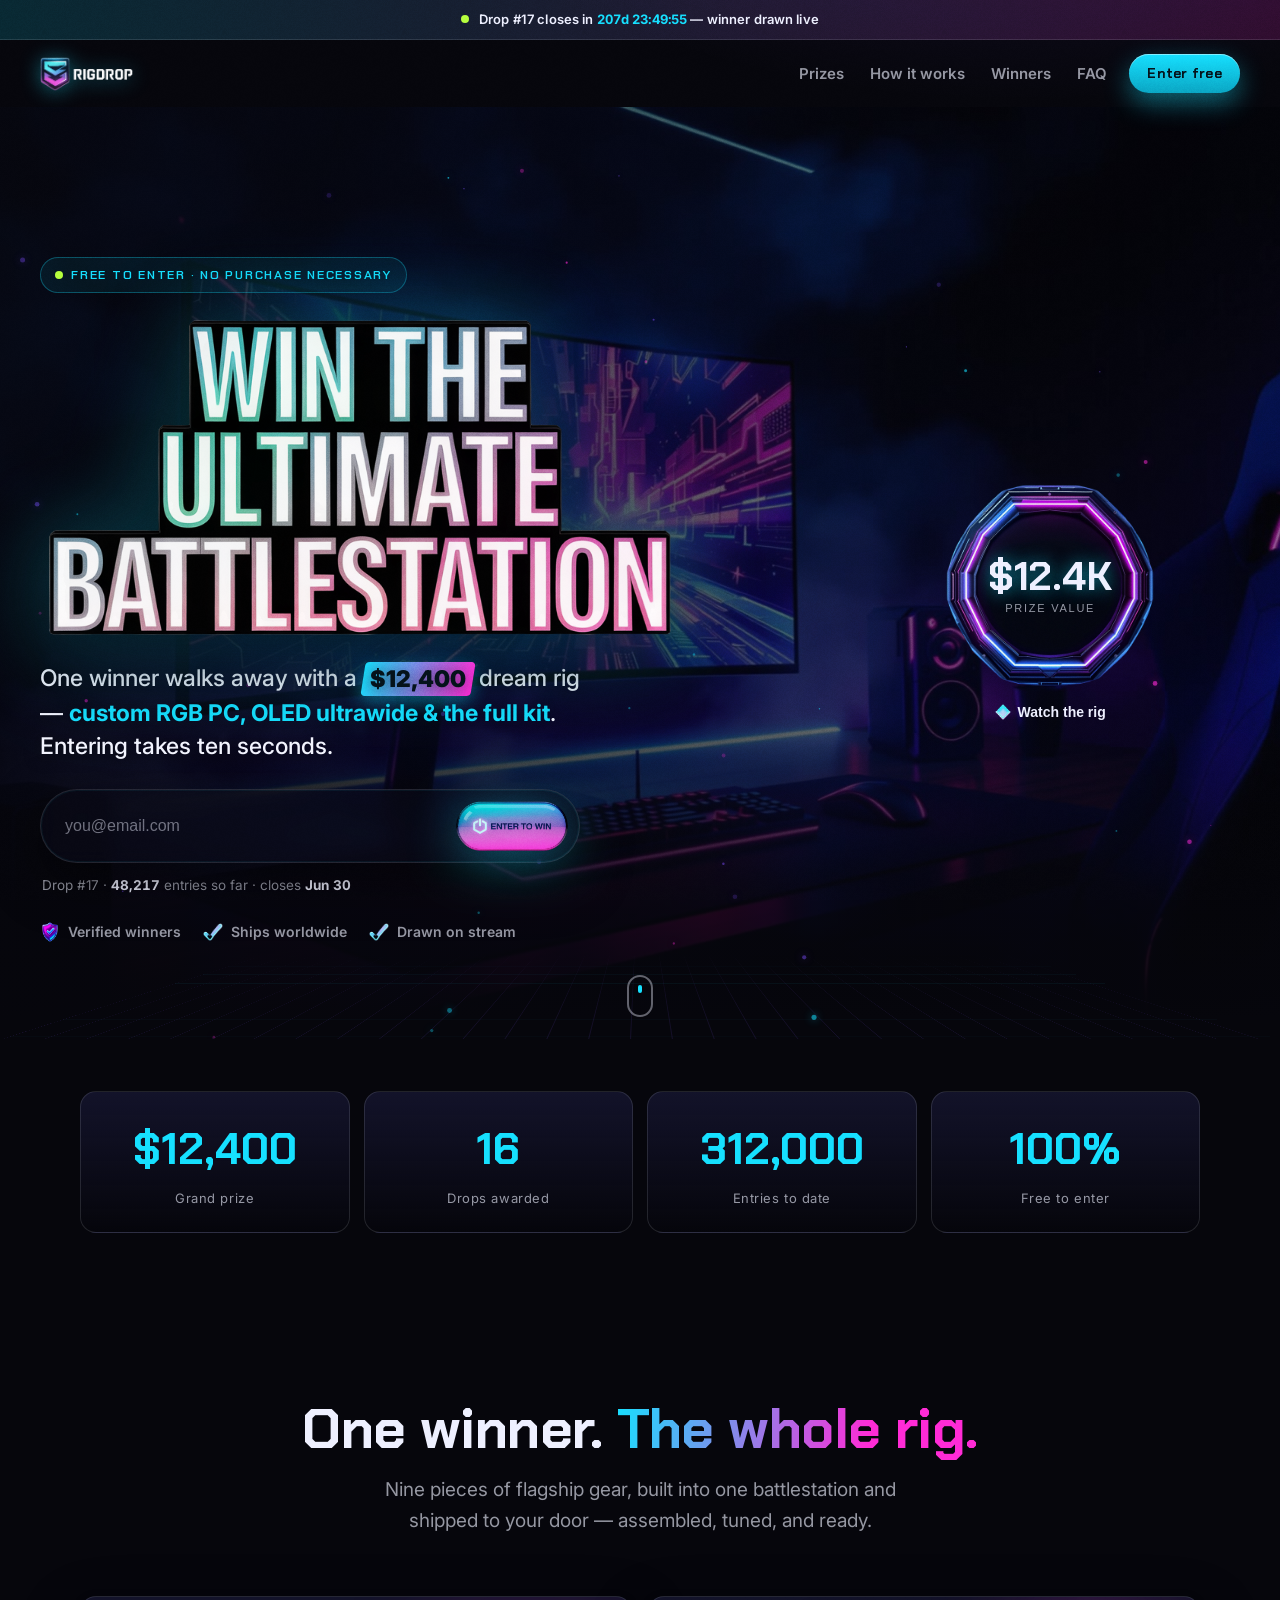
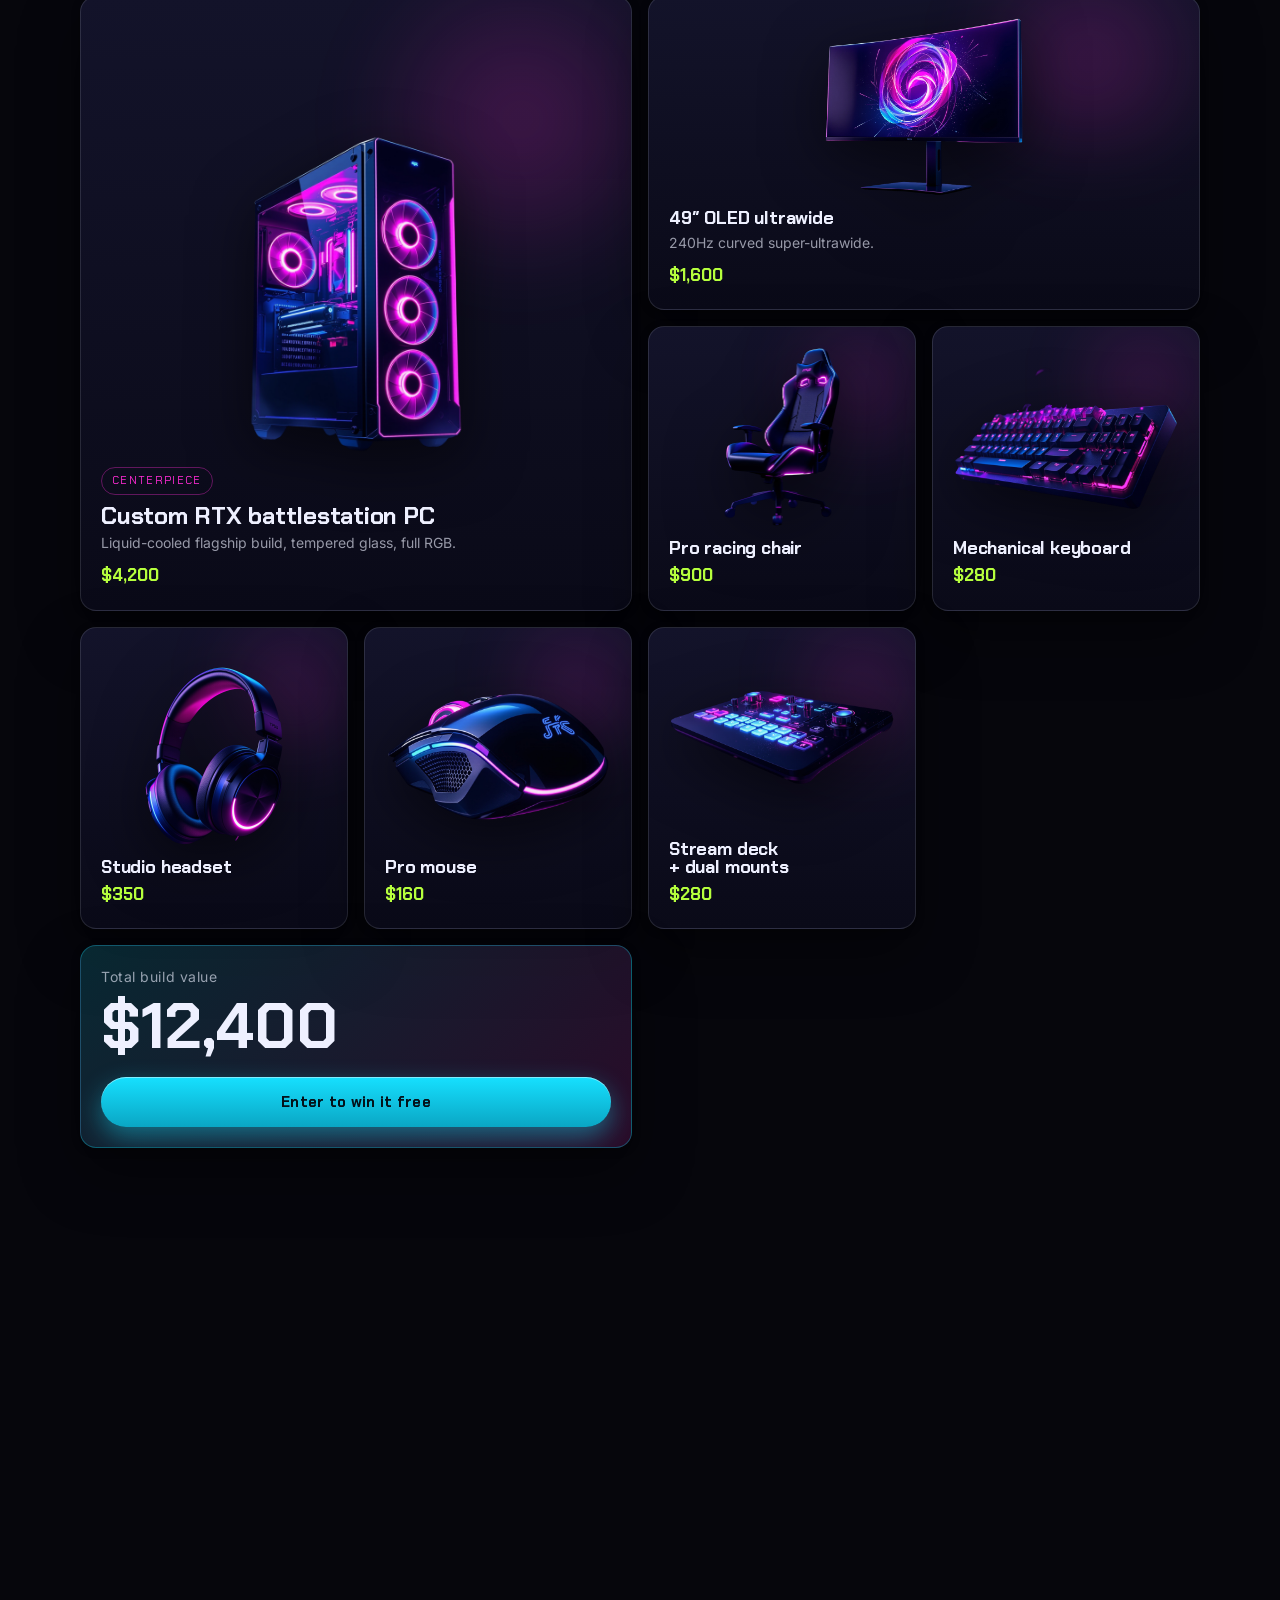
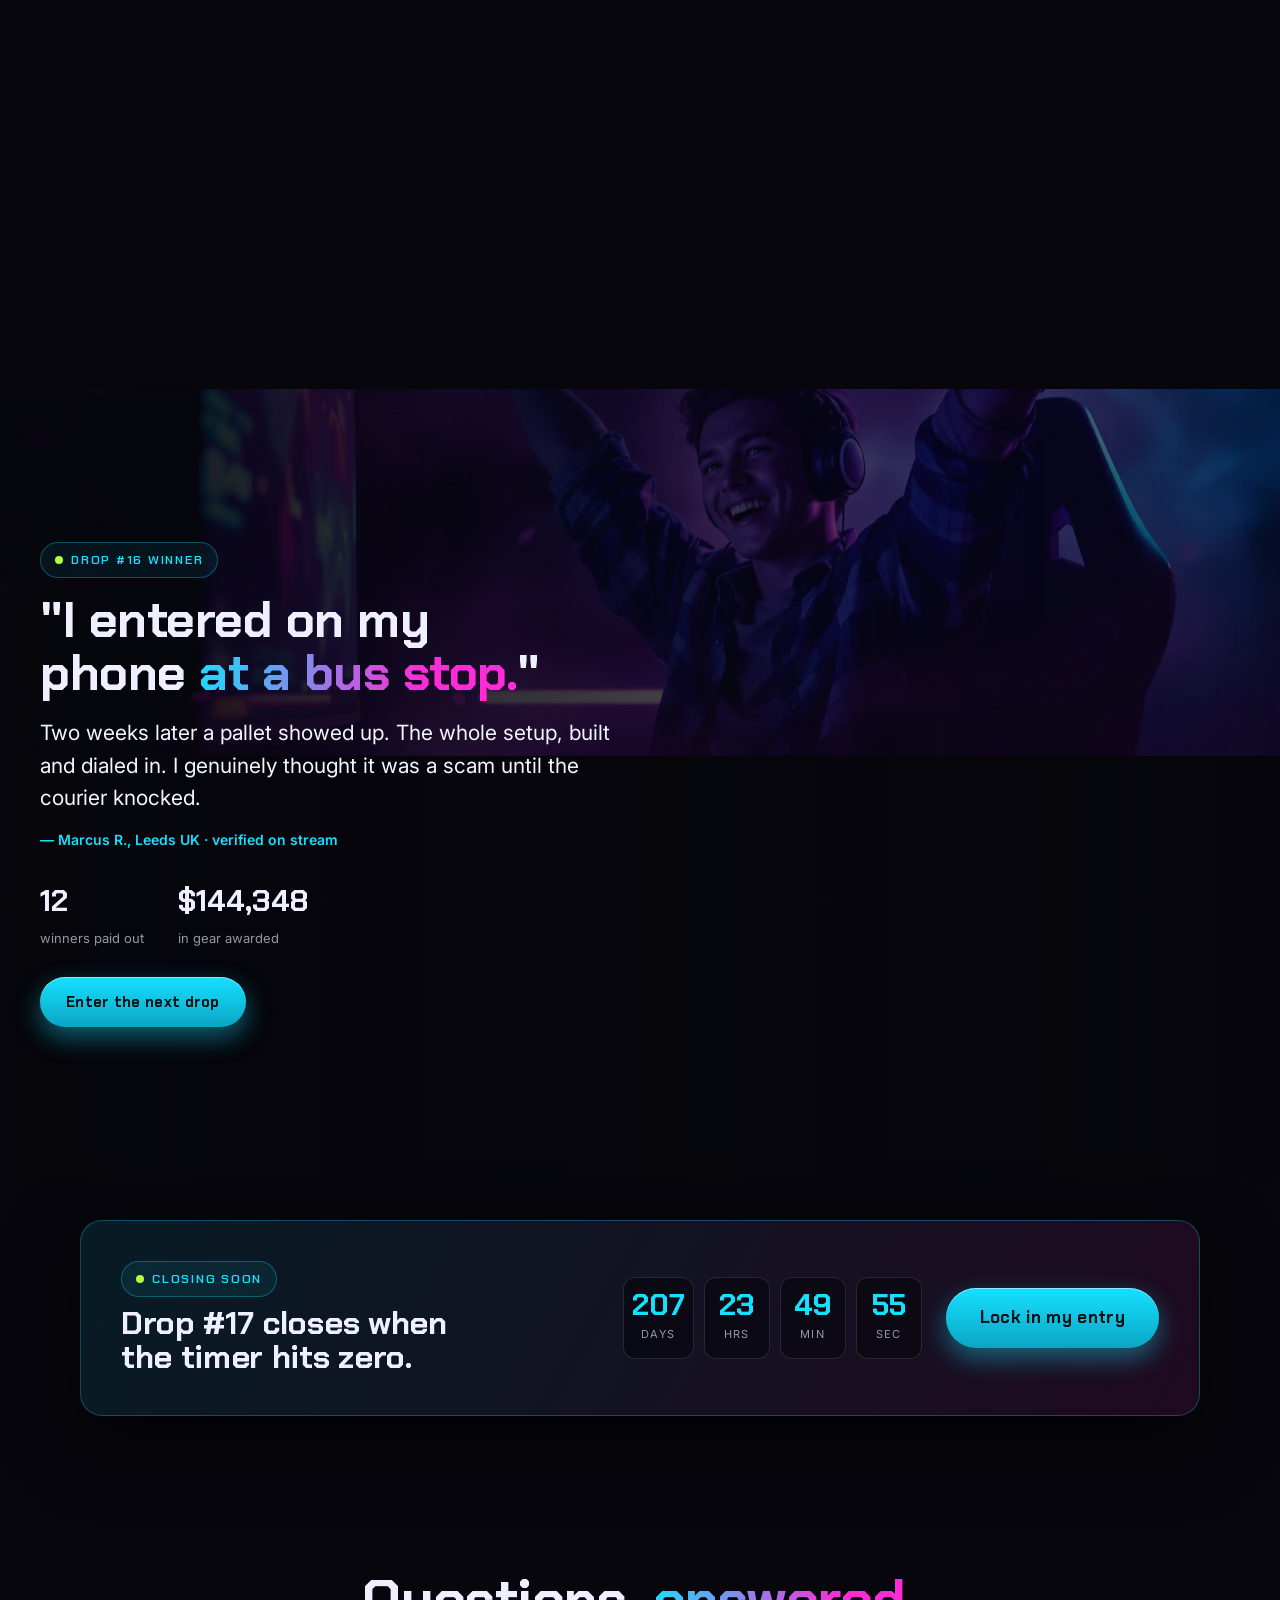
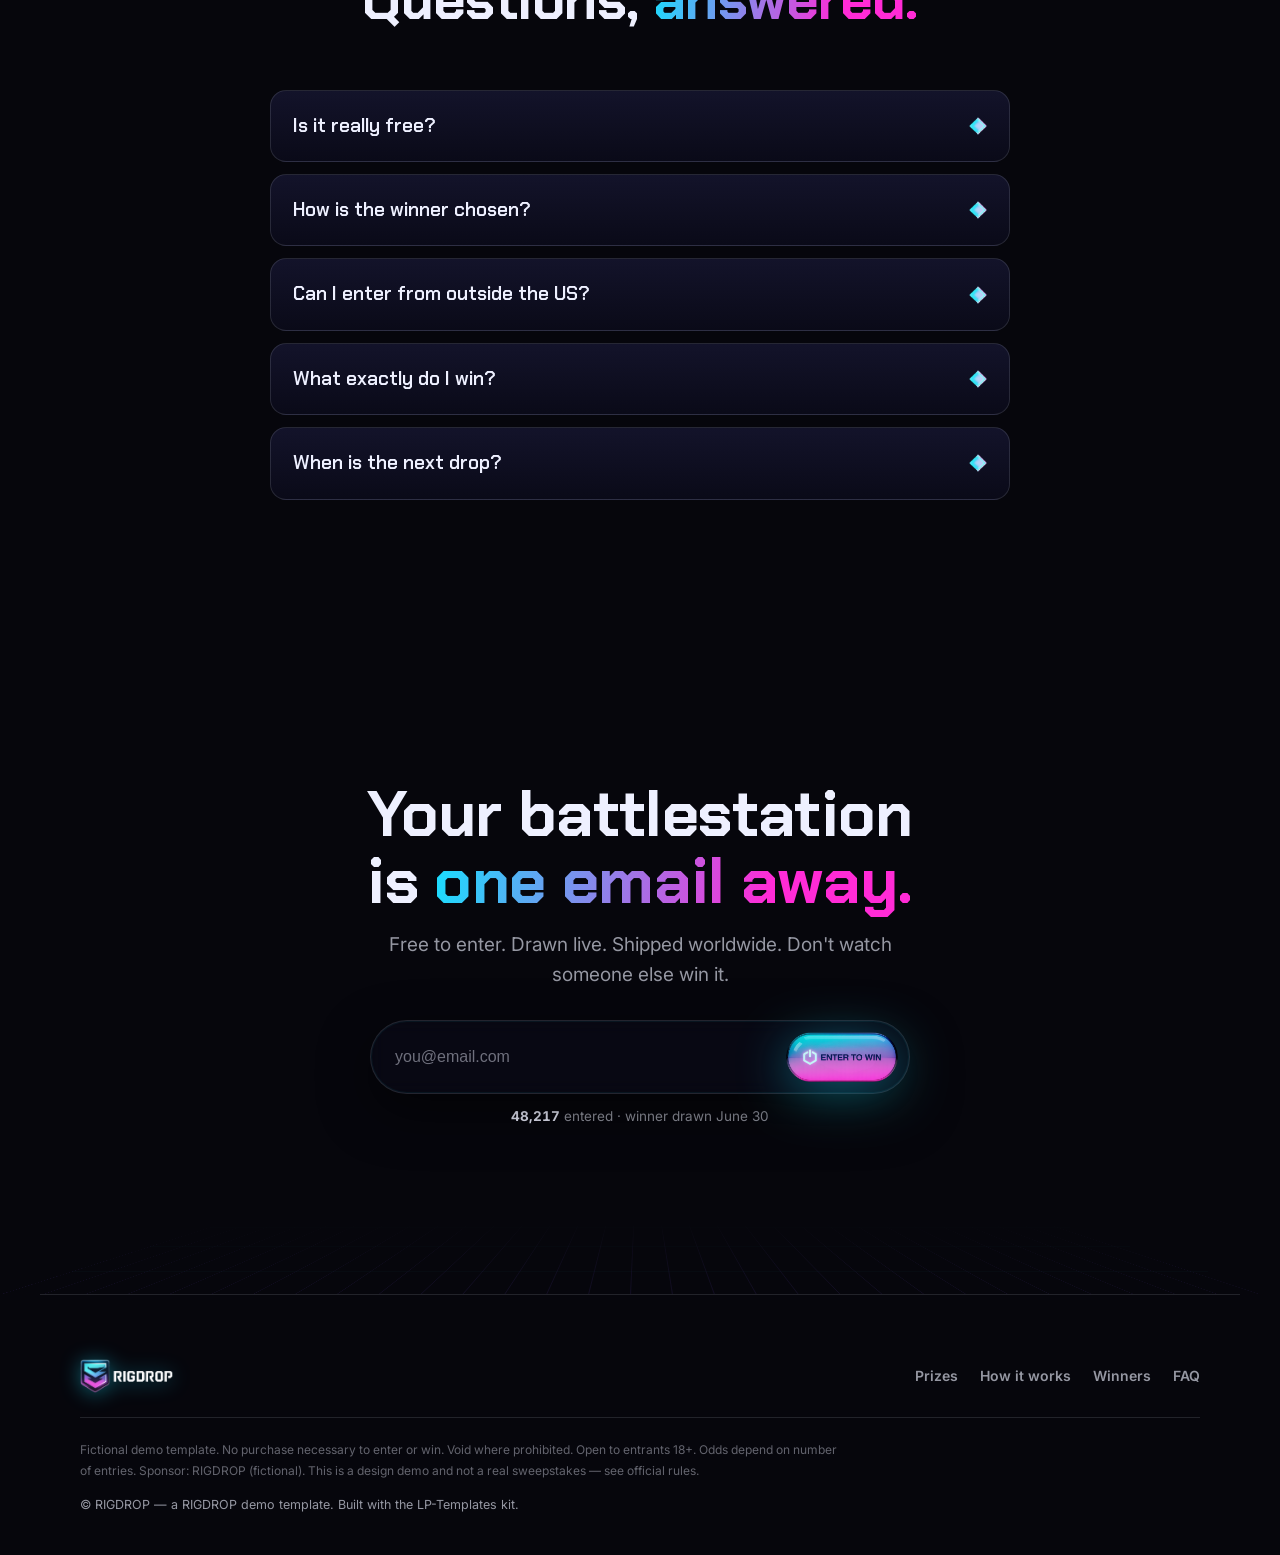
<file: templates/battlestation-giveaway/index.html>
<!doctype html>
<html lang="en">
  <head>
    <meta charset="utf-8">
    <meta name="viewport" content="width=device-width, initial-scale=1">
    <title>RIGDROP — Win the Ultimate Battlestation</title>
    <meta name="description" content="Dark-neon giveaway landing-page template (fictional): enter free to win a $12,400 RGB battlestation — custom PC, OLED ultrawide, chair, and full peripheral kit.">
    <link rel="icon" type="image/png" href="brand/favicon.png">
    <link rel="preconnect" href="https://fonts.googleapis.com">
    <link rel="preconnect" href="https://fonts.gstatic.com" crossorigin>
    <link href="https://fonts.googleapis.com/css2?family=Chakra+Petch:wght@500;600;700&family=Inter:wght@400;500;600;700;800;900&display=swap" rel="stylesheet">
    <link rel="stylesheet" href="assets/styles.css">
  </head>
  <body>
    <!-- announcement / urgency bar -->
    <div class="topbar" id="topbar">
      <span class="dot" aria-hidden="true"></span>
      <span>Drop #17 closes in <b id="topCountdown">00d 00:00:00</b> — winner drawn live</span>
    </div>

    <header class="nav" id="nav">
      <a class="brand" href="#top" aria-label="RIGDROP home">
        <img src="brand/logo.png" alt="RIGDROP" height="34">
      </a>
      <nav class="nav-links" aria-label="Sections">
        <a href="#prizes">Prizes</a>
        <a href="#how">How it works</a>
        <a href="#winners">Winners</a>
        <a href="#faq">FAQ</a>
      </nav>
      <a class="btn btn-sm" href="#enter">Enter free</a>
      <button class="nav-toggle" id="navToggle" type="button" aria-label="Open menu" aria-expanded="false">
        <span></span><span></span><span></span>
      </button>
    </header>

    <div class="drawer" id="drawer" aria-hidden="true">
      <button class="drawer-close" id="drawerClose" type="button" aria-label="Close menu">&times;</button>
      <a href="#prizes">Prizes</a>
      <a href="#how">How it works</a>
      <a href="#winners">Winners</a>
      <a href="#faq">FAQ</a>
      <a class="btn" href="#enter">Enter free</a>
    </div>

    <main id="top">
      <!-- ===================== HERO ===================== -->
      <section class="hero">
        <video class="media" autoplay muted loop playsinline preload="metadata" poster="assets/video/hero-poster.jpg">
          <source src="assets/video/hero.mp4" type="video/mp4">
        </video>
        <div class="media-scrim"></div>
        <div class="grid-floor" aria-hidden="true"></div>
        <canvas class="particles" id="particles" aria-hidden="true"></canvas>

        <div class="hero-inner">
          <div class="hero-copy">
            <span class="kicker reveal"><i class="dot"></i> Free to enter · No purchase necessary</span>
            <h1 class="sr-only">Win the ultimate battlestation</h1>
            <img class="headline reveal" src="assets/img/headline.png" alt="Win the ultimate battlestation" width="640">
            <p class="lede reveal">One winner walks away with a <strong>$12,400</strong> dream rig — <mark>custom RGB PC, OLED ultrawide & the full kit</mark>. Entering takes ten&nbsp;seconds.</p>

            <!-- enter-to-win form card -->
            <form class="enter-card reveal" id="enter" novalidate>
              <div class="enter-row">
                <input type="email" id="email" name="email" inputmode="email" autocomplete="email" placeholder="you@email.com" aria-label="Email address" required>
                <a class="btn-cta" href="#" id="enterBtn" role="button" aria-label="Enter to win"><img src="assets/img/btn-cta.png" alt="Enter to win"></a>
              </div>
              <p class="enter-note" id="enterNote">Drop #17 · <b id="entryCount" data-count="48217">48,217</b> entries so far · closes <b>Jun 30</b></p>
            </form>

            <ul class="trust reveal">
              <li><img src="assets/img/ic-verified.png" alt="" class="ti"> Verified winners</li>
              <li><img src="assets/img/ic-check.png" alt="" class="ti"> Ships worldwide</li>
              <li><img src="assets/img/ic-check.png" alt="" class="ti"> Drawn on stream</li>
            </ul>
          </div>

          <!-- prize value badge -->
          <button class="reel-play" id="watchBtn" type="button" aria-label="Watch this drop">
            <span class="seal">
              <img src="assets/img/seal.png" alt="">
              <span class="seal-num"><b>$12.4K</b><small>prize value</small></span>
            </span>
            <span class="play-hint"><img src="assets/img/ic-chev.png" alt=""> Watch the rig</span>
          </button>
        </div>
        <div class="scroll-cue" aria-hidden="true"><span></span></div>
      </section>

      <!-- ===================== STAT STRIP ===================== -->
      <section class="stats">
        <div class="stat reveal"><b data-count="12400" data-prefix="$">$12,400</b><span>Grand prize</span></div>
        <div class="stat reveal"><b data-count="16">16</b><span>Drops awarded</span></div>
        <div class="stat reveal"><b data-count="312000">312,000</b><span>Entries to date</span></div>
        <div class="stat reveal"><b>100%</b><span>Free to enter</span></div>
      </section>

      <!-- ===================== PRIZES (bento) ===================== -->
      <section class="prizes" id="prizes">
        <header class="sec-head reveal">
          <h2>One winner. <span class="grad">The whole rig.</span></h2>
          <p class="sec-sub">Nine pieces of flagship gear, built into one battlestation and shipped to your door — assembled, tuned, and&nbsp;ready.</p>
        </header>

        <div class="bento">
          <article class="tile tile-xl reveal">
            <div class="tile-glow" aria-hidden="true"></div>
            <img class="tile-img" src="assets/img/prize-pc.png" alt="Custom RGB gaming PC tower">
            <div class="tile-meta">
              <span class="tag">Centerpiece</span>
              <h3>Custom RTX battlestation PC</h3>
              <p>Liquid-cooled flagship build, tempered glass, full RGB.</p>
              <span class="val">$4,200</span>
            </div>
          </article>

          <article class="tile tile-wide reveal">
            <div class="tile-glow" aria-hidden="true"></div>
            <img class="tile-img" src="assets/img/prize-monitor.png" alt="49-inch curved OLED ultrawide monitor">
            <div class="tile-meta">
              <h3>49″ OLED ultrawide</h3>
              <p>240Hz curved super-ultrawide.</p>
              <span class="val">$1,600</span>
            </div>
          </article>

          <article class="tile reveal">
            <div class="tile-glow" aria-hidden="true"></div>
            <img class="tile-img" src="assets/img/prize-chair.png" alt="Racing-style gaming chair">
            <div class="tile-meta"><h3>Pro racing chair</h3><span class="val">$900</span></div>
          </article>

          <article class="tile reveal">
            <div class="tile-glow" aria-hidden="true"></div>
            <img class="tile-img" src="assets/img/prize-keyboard.png" alt="Mechanical RGB keyboard">
            <div class="tile-meta"><h3>Mechanical keyboard</h3><span class="val">$280</span></div>
          </article>

          <article class="tile reveal">
            <div class="tile-glow" aria-hidden="true"></div>
            <img class="tile-img" src="assets/img/prize-headset.png" alt="Premium gaming headset">
            <div class="tile-meta"><h3>Studio headset</h3><span class="val">$350</span></div>
          </article>

          <article class="tile reveal">
            <div class="tile-glow" aria-hidden="true"></div>
            <img class="tile-img" src="assets/img/prize-mouse.png" alt="Pro gaming mouse">
            <div class="tile-meta"><h3>Pro mouse</h3><span class="val">$160</span></div>
          </article>

          <article class="tile tile-deck reveal">
            <div class="tile-glow" aria-hidden="true"></div>
            <img class="tile-img" src="assets/img/prize-deck.png" alt="Stream deck control pad">
            <div class="tile-meta"><h3>Stream deck + dual mounts</h3><span class="val">$280</span></div>
          </article>

          <article class="tile tile-total reveal">
            <span>Total build value</span>
            <b>$12,400</b>
            <a class="btn btn-block" href="#enter">Enter to win it free</a>
          </article>
        </div>
      </section>

      <!-- ===================== HOW IT WORKS ===================== -->
      <section class="how" id="how">
        <header class="sec-head reveal">
          <h2>Three steps. <span class="grad">Ten seconds.</span></h2>
          <p class="sec-sub">No purchase, no catch. Drop your email, multiply your odds, and watch the draw&nbsp;live.</p>
        </header>
        <div class="steps">
          <article class="step reveal">
            <span class="step-no">01</span>
            <img class="step-ic" src="assets/img/ic-enter.png" alt="">
            <h3>Enter free</h3>
            <p>Add your email above. That's one entry, locked in for Drop&nbsp;#17.</p>
          </article>
          <article class="step reveal">
            <span class="step-no">02</span>
            <img class="step-ic" src="assets/img/ic-share.png" alt="">
            <h3>Share for 5× entries</h3>
            <p>Get a referral link on the confirmation screen — each friend who joins boosts your&nbsp;odds.</p>
          </article>
          <article class="step reveal">
            <span class="step-no">03</span>
            <img class="step-ic" src="assets/img/ic-win.png" alt="">
            <h3>Winner drawn live</h3>
            <p>We pick and verify one winner on stream, then ship the rig anywhere in the&nbsp;world.</p>
          </article>
        </div>
      </section>

      <!-- ===================== WINNER SPOTLIGHT ===================== -->
      <section class="winners" id="winners">
        <div class="band-bg parallax" data-speed="0.12" style="background-image:url('assets/img/winner.webp')"></div>
        <div class="band-scrim"></div>
        <div class="winners-inner">
          <div class="winners-copy reveal">
            <span class="kicker"><i class="dot"></i> Drop #16 winner</span>
            <h2>"I entered on my phone <span class="grad">at a bus stop.</span>"</h2>
            <blockquote>Two weeks later a pallet showed up. The whole setup, built and dialed in. I genuinely thought it was a scam until the courier knocked.</blockquote>
            <p class="cite">— Marcus R., Leeds UK · verified on stream</p>
            <div class="mini-stats">
              <div><b data-count="16">16</b><span>winners paid out</span></div>
              <div><b data-count="198000" data-prefix="$">$198,000</b><span>in gear awarded</span></div>
            </div>
            <a class="btn" href="#enter">Enter the next drop</a>
          </div>
        </div>
      </section>

      <!-- ===================== URGENCY ===================== -->
      <section class="urgency reveal">
        <div class="urg-inner">
          <div class="urg-text">
            <span class="kicker"><i class="dot"></i> Closing soon</span>
            <h2>Drop #17 closes when the timer&nbsp;hits zero.</h2>
          </div>
          <div class="countdown" id="countdown" aria-label="Time remaining">
            <div class="cd"><b id="cdD">00</b><span>days</span></div>
            <div class="cd"><b id="cdH">00</b><span>hrs</span></div>
            <div class="cd"><b id="cdM">00</b><span>min</span></div>
            <div class="cd"><b id="cdS">00</b><span>sec</span></div>
          </div>
          <a class="btn btn-lg" href="#enter">Lock in my entry</a>
        </div>
      </section>

      <!-- ===================== FAQ ===================== -->
      <section class="faq" id="faq">
        <header class="sec-head reveal">
          <h2>Questions, <span class="grad">answered.</span></h2>
        </header>
        <div class="faq-list reveal">
          <details>
            <summary>Is it really free?<img src="assets/img/ic-chev.png" alt="" class="chev"></summary>
            <p>Yes. No purchase is necessary to enter or win. Sharing your referral link earns bonus entries, but a single free entry has the same shot in the draw.</p>
          </details>
          <details>
            <summary>How is the winner chosen?<img src="assets/img/ic-chev.png" alt="" class="chev"></summary>
            <p>One entry is drawn at random after the timer closes and verified live on stream. The winner is contacted by email within 24 hours and announced publicly once confirmed.</p>
          </details>
          <details>
            <summary>Can I enter from outside the US?<img src="assets/img/ic-chev.png" alt="" class="chev"></summary>
            <p>Yes — RIGDROP ships the battlestation worldwide. Where local law requires, we provide an equivalent cash alternative instead of shipping.</p>
          </details>
          <details>
            <summary>What exactly do I win?<img src="assets/img/ic-chev.png" alt="" class="chev"></summary>
            <p>The complete build pictured above — PC, 49″ OLED ultrawide, chair, keyboard, mouse, headset, stream deck and mounts — assembled, tested, and shipped to your door.</p>
          </details>
          <details>
            <summary>When is the next drop?<img src="assets/img/ic-chev.png" alt="" class="chev"></summary>
            <p>Drops run monthly. Drop #17 closes June 30. Enter once and you'll get an email the moment the next drop opens.</p>
          </details>
        </div>
      </section>

      <!-- ===================== FINAL CTA ===================== -->
      <section class="final">
        <div class="band-bg parallax" data-speed="0.14" style="background-image:url('assets/img/hero.webp')"></div>
        <div class="band-scrim"></div>
        <div class="grid-floor" aria-hidden="true"></div>
        <div class="final-inner reveal">
          <h2>Your battlestation is <span class="grad">one email away.</span></h2>
          <p class="sec-sub">Free to enter. Drawn live. Shipped worldwide. Don't watch someone else win&nbsp;it.</p>
          <form class="enter-card center" id="enter2" novalidate>
            <div class="enter-row">
              <input type="email" id="email2" name="email" inputmode="email" autocomplete="email" placeholder="you@email.com" aria-label="Email address" required>
              <a class="btn-cta" href="#" id="enterBtn2" role="button" aria-label="Enter to win"><img src="assets/img/btn-cta.png" alt="Enter to win"></a>
            </div>
            <p class="enter-note"><b id="entryCount2">48,217</b> entered · winner drawn June 30</p>
          </form>
        </div>
      </section>
    </main>

    <footer class="foot">
      <div class="foot-top">
        <a class="brand" href="#top" aria-label="RIGDROP home"><img src="brand/logo.png" alt="RIGDROP" height="30"></a>
        <nav class="foot-links" aria-label="Footer">
          <a href="#prizes">Prizes</a>
          <a href="#how">How it works</a>
          <a href="#winners">Winners</a>
          <a href="#faq">FAQ</a>
        </nav>
      </div>
      <p class="rules">Fictional demo template. No purchase necessary to enter or win. Void where prohibited. Open to entrants 18+. Odds depend on number of entries. Sponsor: RIGDROP (fictional). This is a design demo and not a real sweepstakes — see official rules.</p>
      <p class="copy">© RIGDROP — a RIGDROP demo template. Built with the LP-Templates kit.</p>
    </footer>

    <!-- video modal (real YouTube embed) -->
    <div class="modal" id="videoModal" aria-hidden="true" role="dialog" aria-modal="true" aria-label="Watch the rig">
      <div class="modal-card">
        <button class="modal-close" id="modalClose" type="button" aria-label="Close">&times;</button>
        <div class="modal-video">
          <!-- placeholder video — swap aqz-KE-bpKQ for your real drop-reveal YouTube ID -->
          <iframe id="player" src="" data-src="https://www.youtube.com/embed/aqz-KE-bpKQ?rel=0" title="Watch the rig" allow="autoplay; encrypted-media" allowfullscreen></iframe>
        </div>
        <div class="modal-foot">
          <p>Drop #17 · the full $12,400 build, lit up and running.</p>
          <a class="btn-cta" href="#enter" data-close-modal aria-label="Enter to win"><img src="assets/img/btn-cta.png" alt="Enter to win"></a>
        </div>
      </div>
    </div>

    <script src="assets/script.js"></script>
  </body>
</html>
</file>
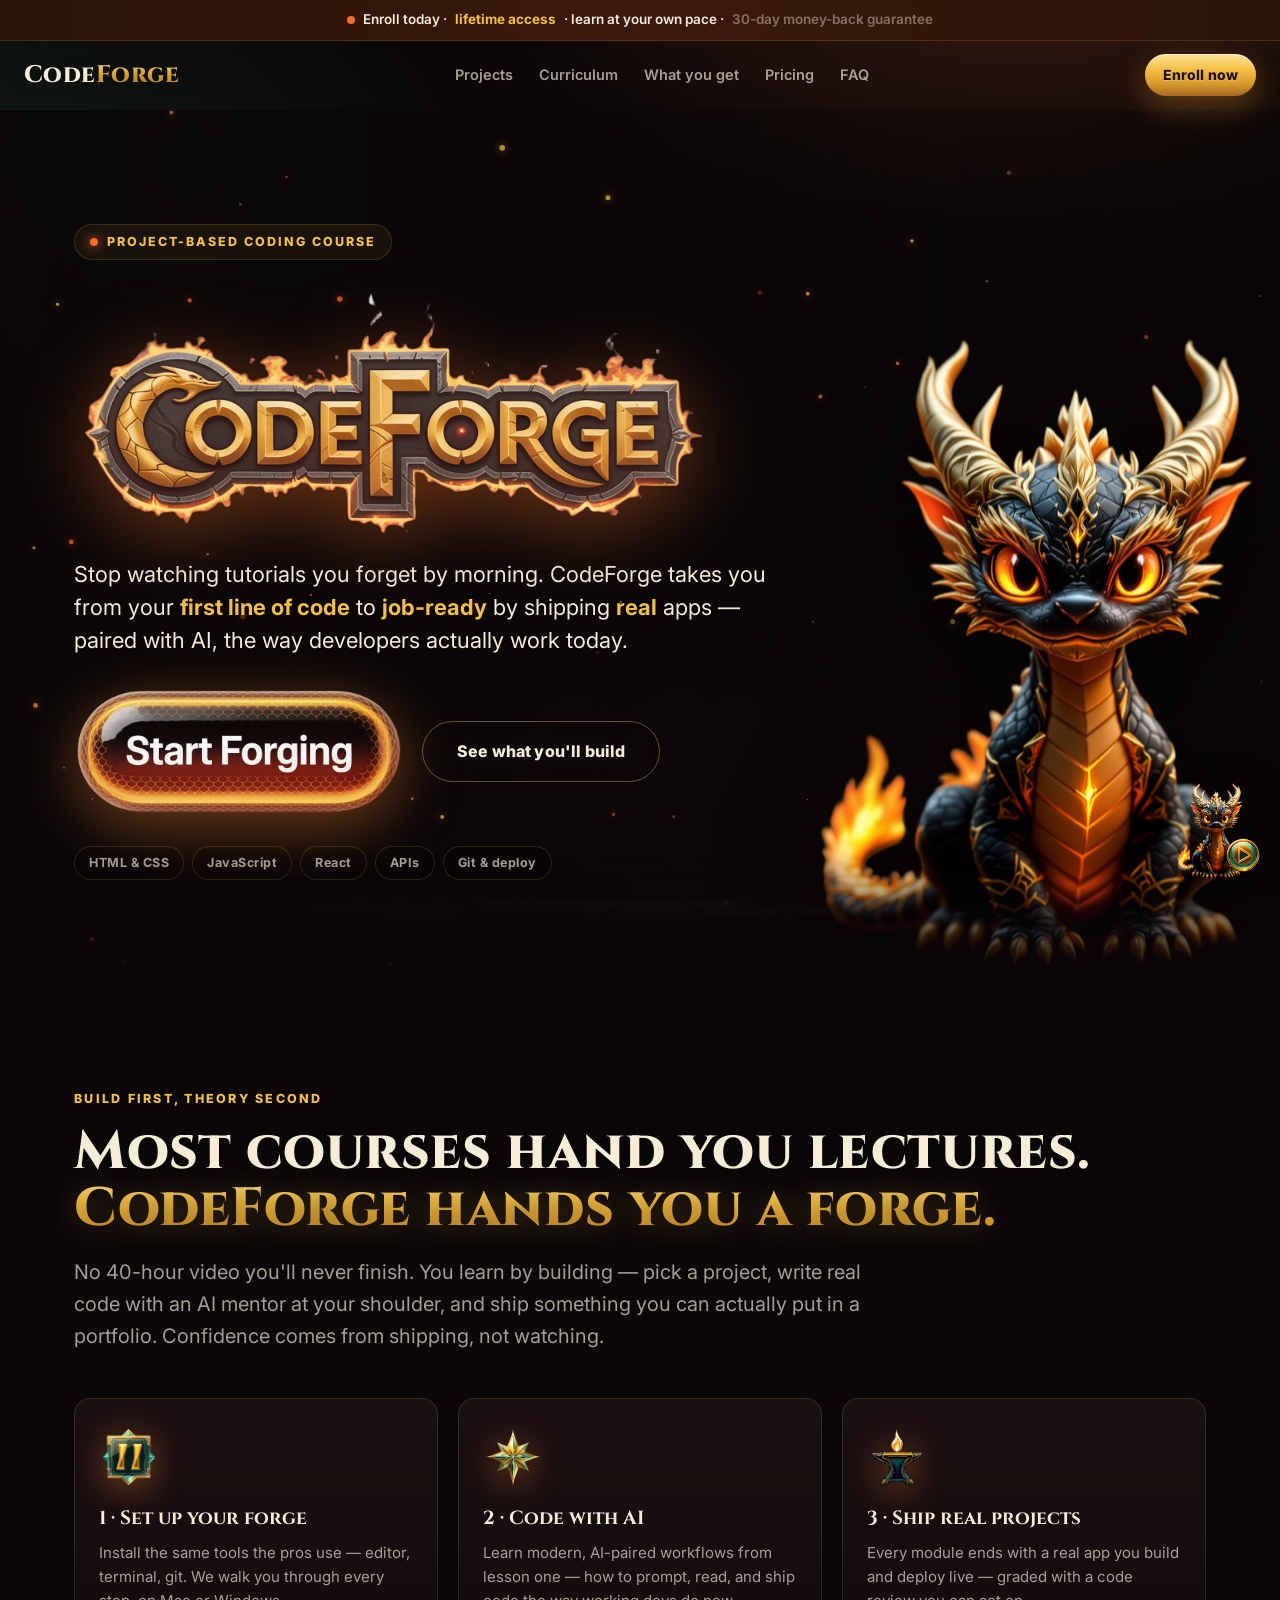
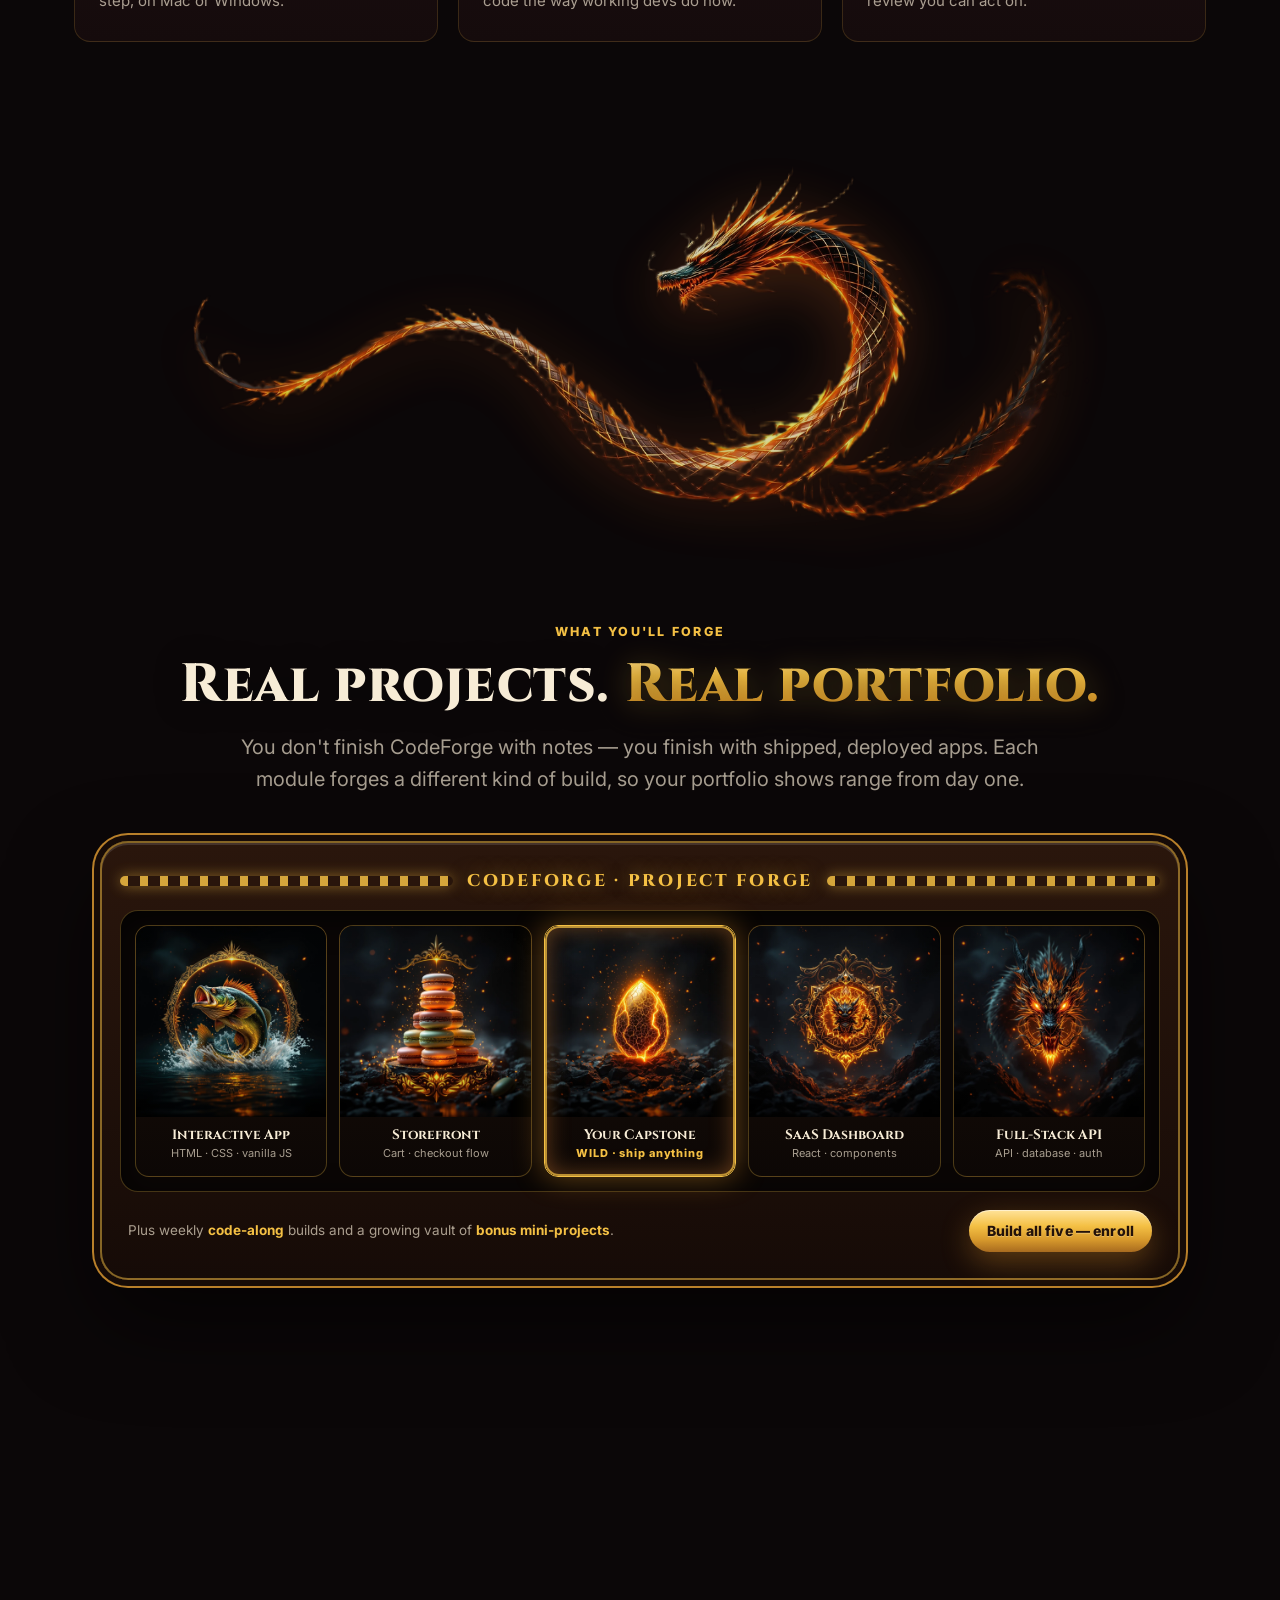
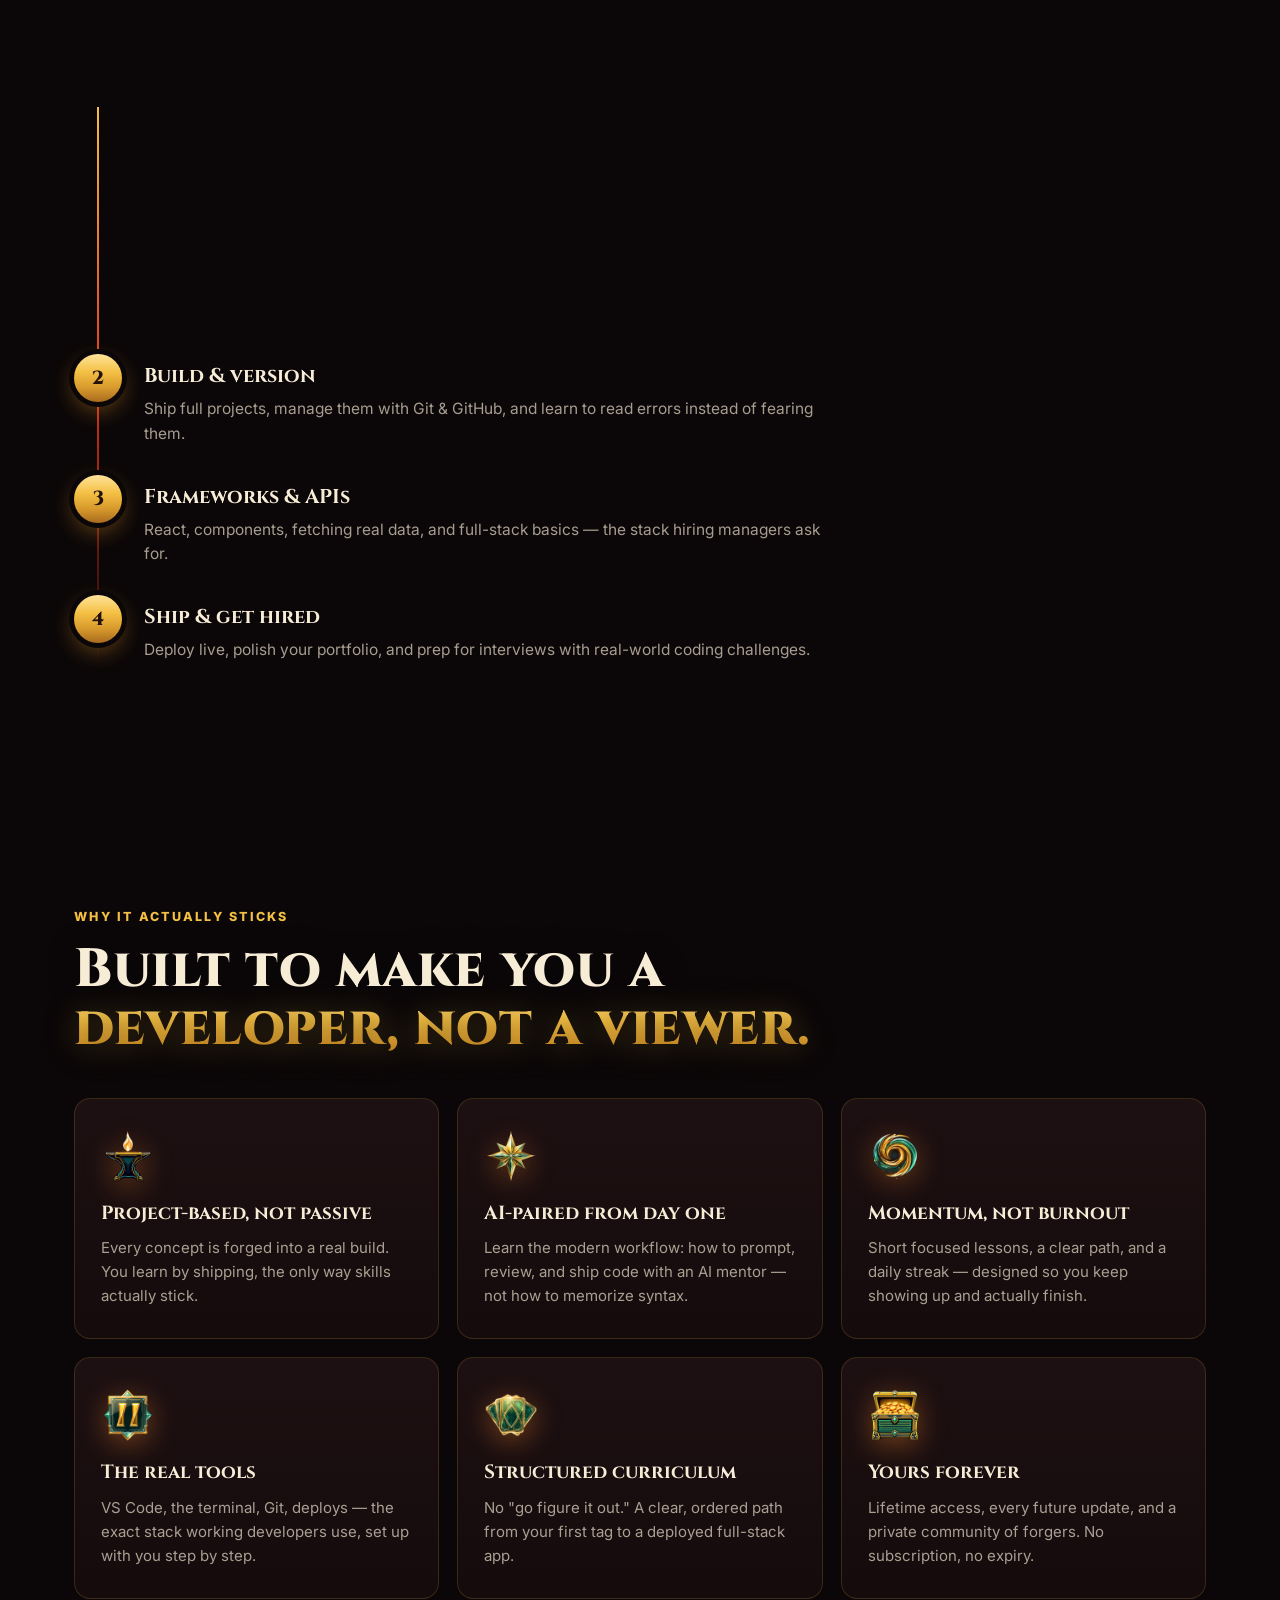
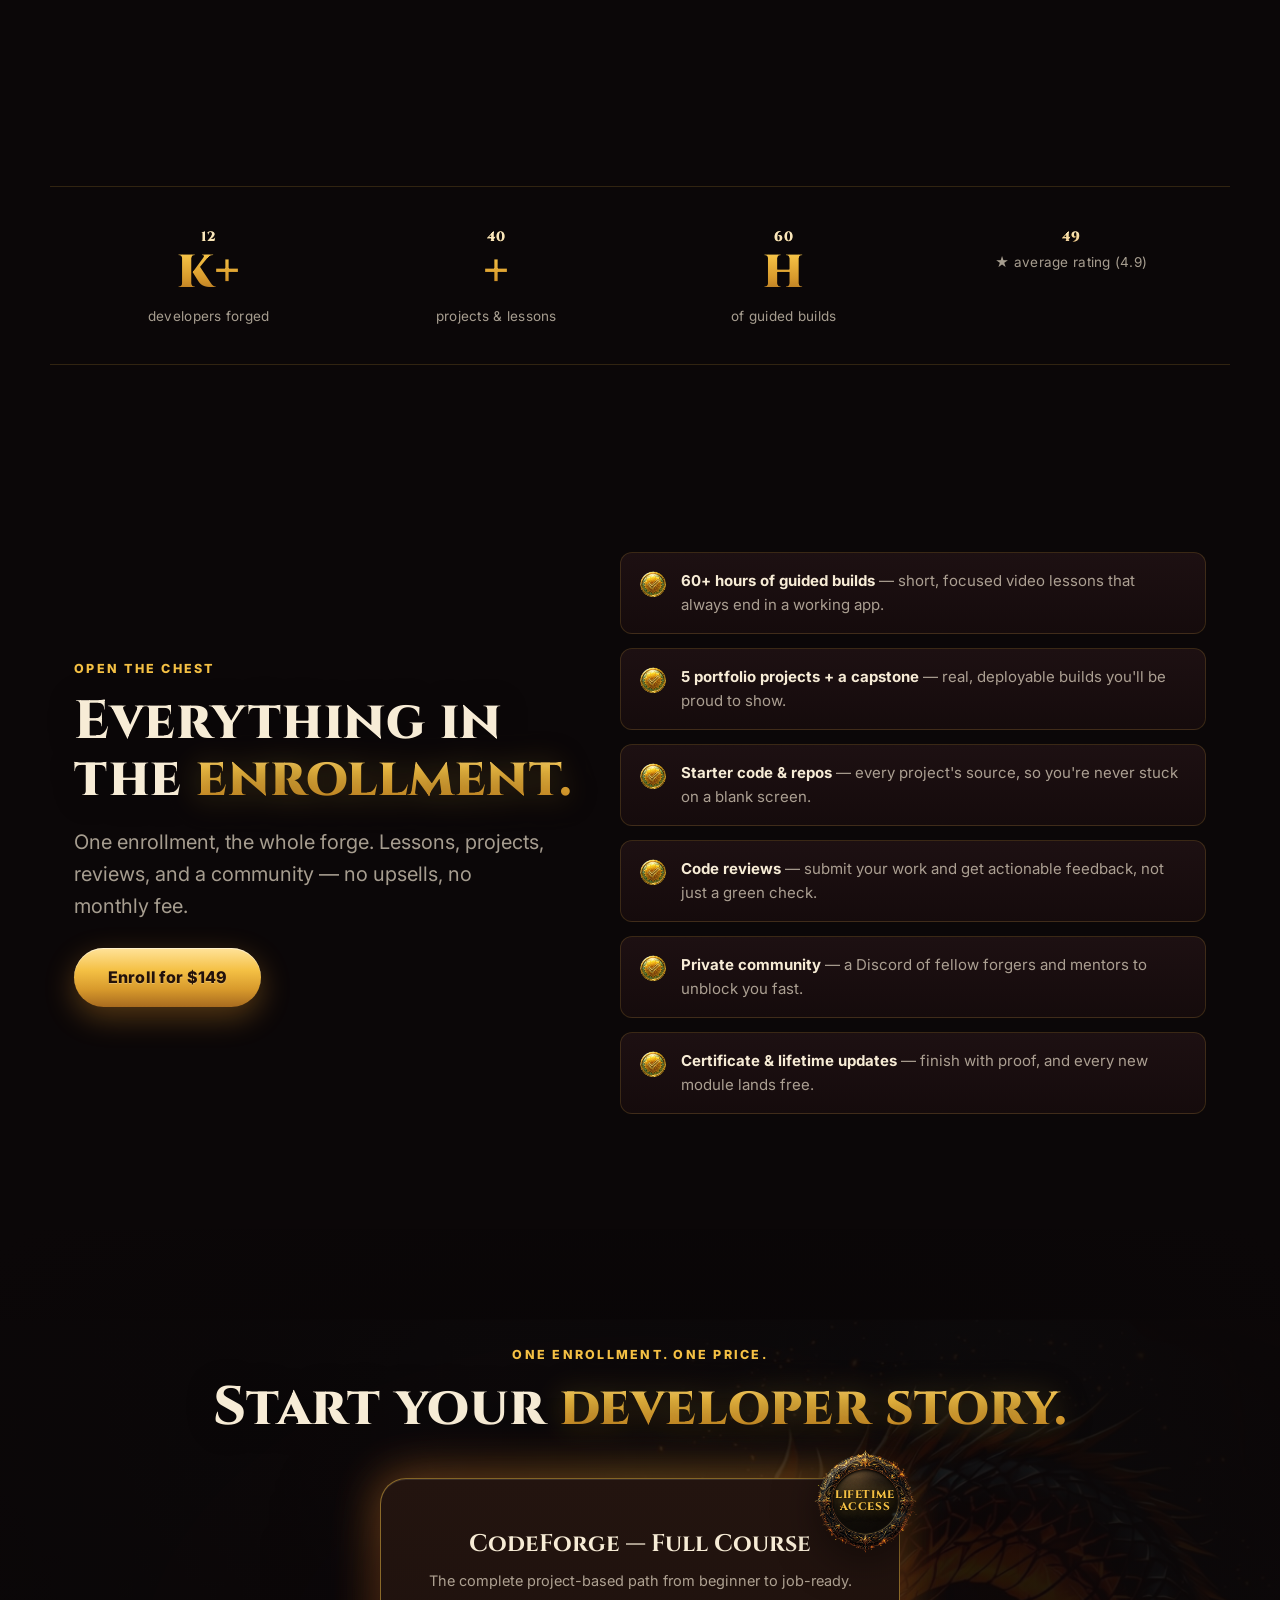
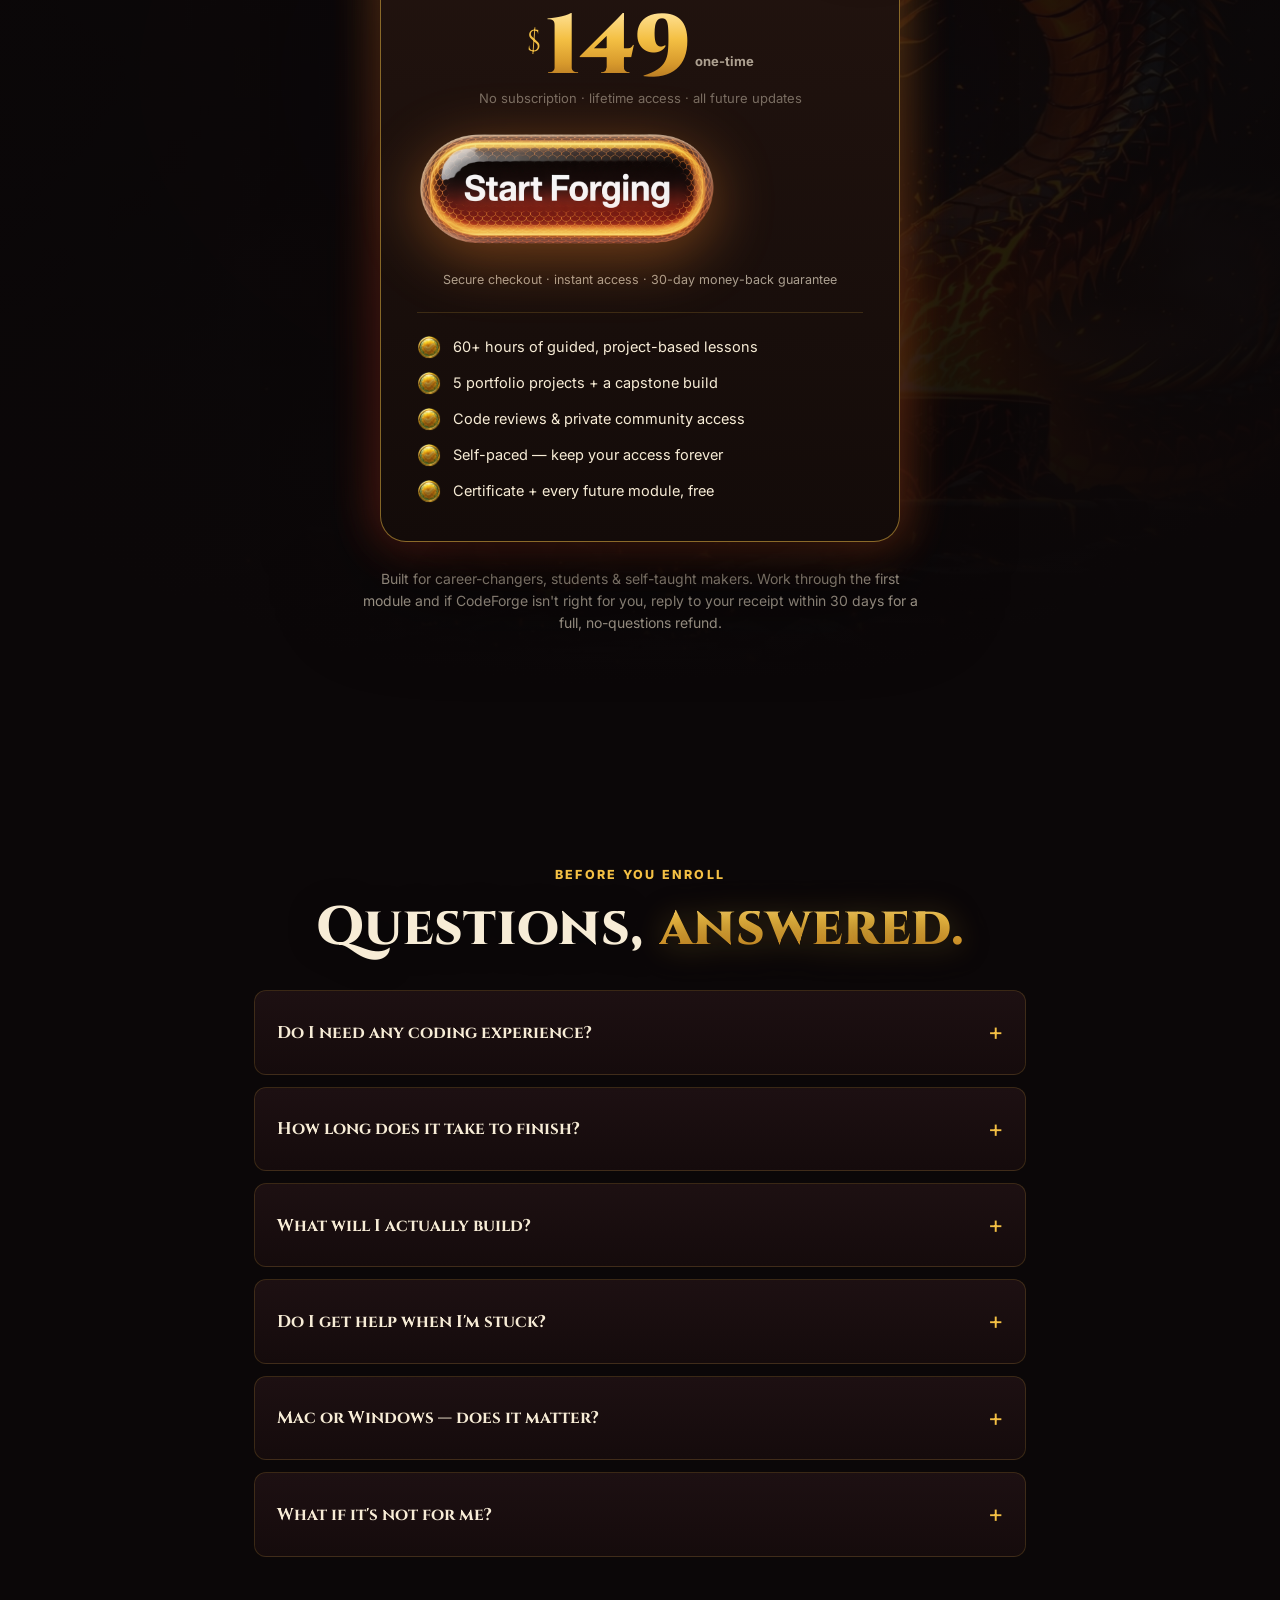
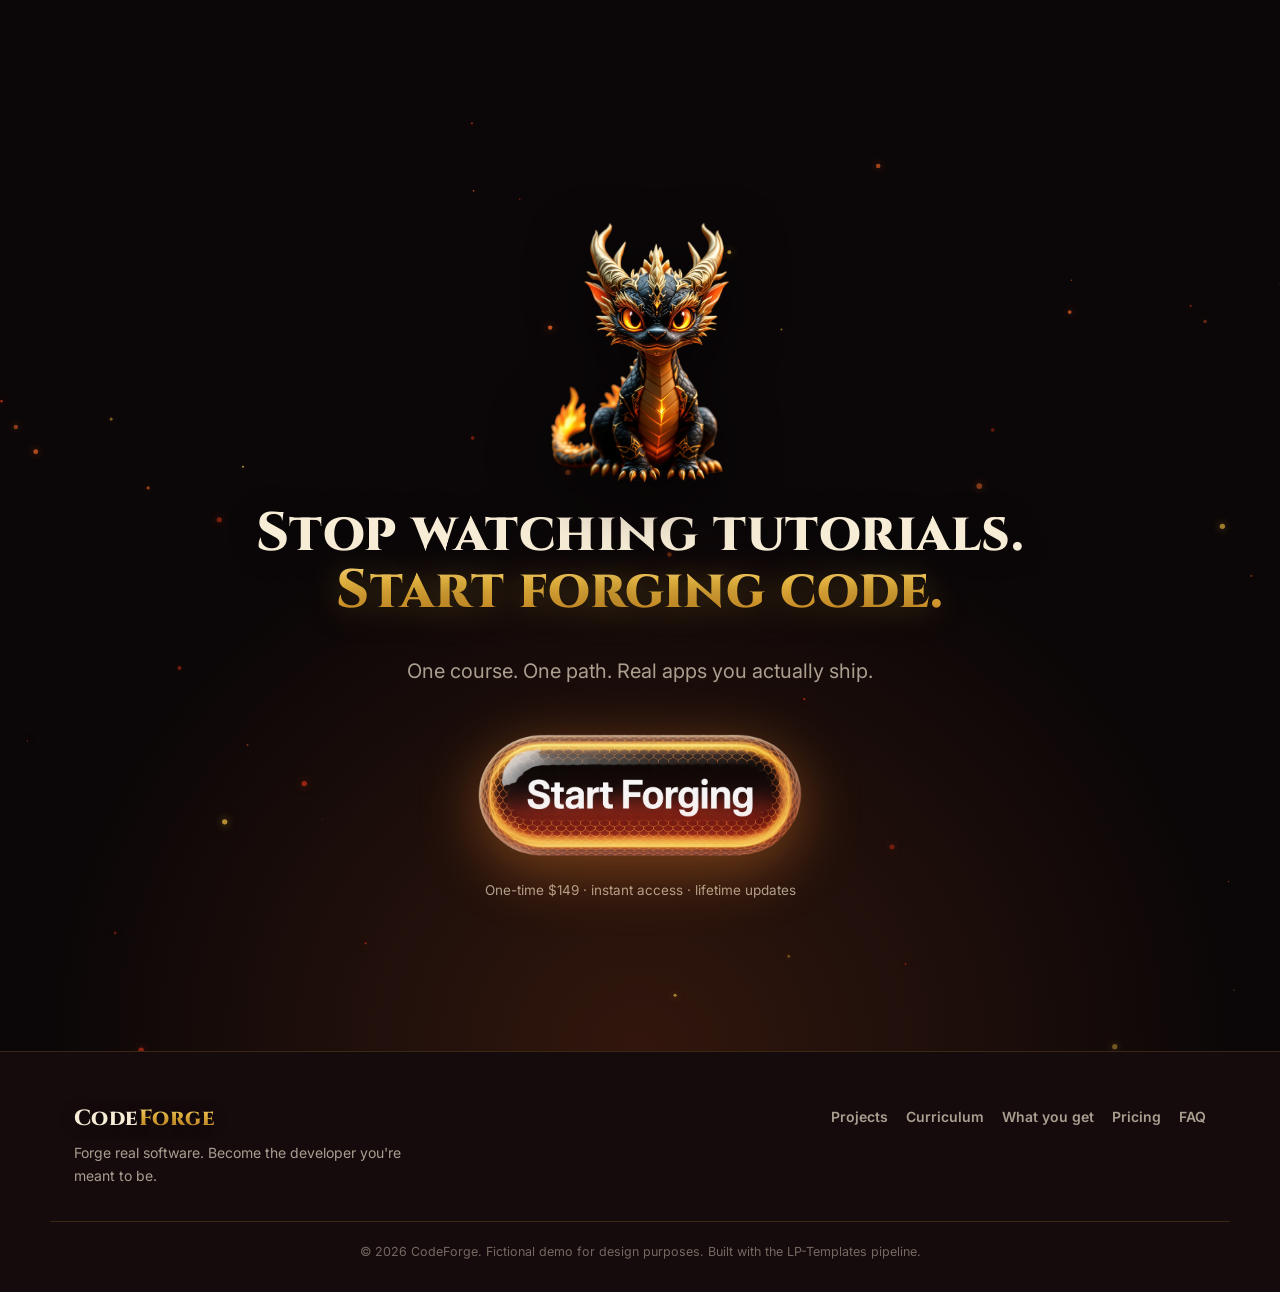
<file: templates/codeforge-academy/index.html>
<!doctype html>
<html lang="en">
<head>
<meta charset="utf-8" />
<meta name="viewport" content="width=device-width, initial-scale=1, viewport-fit=cover" />
<title>CodeForge — Learn to Code by Building Real Software | Project-based dev course</title>
<meta name="description" content="CodeForge is a project-based coding course that takes you from your first line of code to job-ready. Build real, shipping web apps alongside AI — no toy exercises. One-time price, lifetime access." />
<link rel="icon" type="image/png" href="brand/favicon.png" />

<!-- Open Graph / social share -->
<meta property="og:type" content="website" />
<meta property="og:title" content="CodeForge — Learn to code by building real software" />
<meta property="og:description" content="A project-based coding course. Go from first line of code to job-ready by shipping real apps. One-time price, lifetime access." />
<meta property="og:image" content="brand/og-image.png" />
<meta property="og:image:width" content="1200" />
<meta property="og:image:height" content="630" />
<meta name="twitter:card" content="summary_large_image" />
<meta name="twitter:title" content="CodeForge — Learn to code by building real software" />
<meta name="twitter:description" content="Project-based coding course. First line of code to job-ready. One-time price, lifetime access." />
<meta name="twitter:image" content="brand/og-image.png" />

<link rel="preconnect" href="https://fonts.googleapis.com" />
<link rel="preconnect" href="https://fonts.gstatic.com" crossorigin />
<link href="https://fonts.googleapis.com/css2?family=Cinzel:wght@600;700;800;900&family=Inter:wght@400;500;600;700;800;900&display=swap" rel="stylesheet" />
<link rel="stylesheet" href="assets/styles.css" />
</head>
<body>

<!-- ============ PROMO BAR ============ -->
<div class="promo">
  <span class="promo-dot"></span>
  Enroll today · <b>lifetime access</b> · learn at your own pace ·
  <span class="promo-muted">30-day money-back guarantee</span>
</div>

<!-- ============ NAV ============ -->
<header class="nav" id="nav">
  <a class="brand" href="#top" aria-label="CodeForge home">
    <span class="wordmark">Code<span class="wordmark-accent">Forge</span></span>
  </a>
  <nav class="nav-links" aria-label="Primary">
    <a href="#projects">Projects</a>
    <a href="#how">Curriculum</a>
    <a href="#inside">What you get</a>
    <a href="#pricing">Pricing</a>
    <a href="#faq">FAQ</a>
  </nav>
  <div class="nav-cta">
    <a class="btn btn-sm" data-buy href="#pricing">Enroll now</a>
    <button class="nav-toggle" id="navToggle" aria-label="Open menu" aria-expanded="false">
      <span></span><span></span><span></span>
    </button>
  </div>
</header>

<!-- mobile drawer -->
<div class="drawer" id="drawer" aria-hidden="true">
  <button class="drawer-close" id="drawerClose" aria-label="Close menu">✕</button>
  <a href="#projects">Projects</a>
  <a href="#how">Curriculum</a>
  <a href="#inside">What you get</a>
  <a href="#pricing">Pricing</a>
  <a href="#faq">FAQ</a>
  <a class="btn" data-buy href="#pricing">Enroll in CodeForge</a>
</div>

<main id="top">

<!-- ============ HERO ============ -->
<section class="hero" id="hero">
  <video class="hero-video" autoplay muted loop playsinline preload="metadata" poster="assets/video/hero-poster.jpg">
    <source src="assets/video/hero.mp4" type="video/mp4" />
  </video>
  <div class="hero-scrim"></div>
  <canvas id="particles" class="particles" aria-hidden="true"></canvas>

  <div class="hero-inner">
    <p class="eyebrow reveal"><span class="ember-dot"></span> Project-based coding course</p>
    <h1 class="visually-hidden">CodeForge — learn to code by building real software</h1>
    <img src="assets/img/hl-forge.png" alt="CodeForge" class="hero-headline reveal" />
    <p class="hero-sub reveal">
      Stop watching tutorials you forget by morning. CodeForge takes you from your
      <b>first line of code</b> to <b>job-ready</b> by shipping <b>real</b> apps —
      paired with AI, the way developers actually work&nbsp;today.
    </p>
    <div class="hero-cta reveal">
      <a class="btn-cta" data-buy href="#pricing" aria-label="Enroll in CodeForge">
        <img src="assets/img/btn-cta.png" alt="Start forging" />
      </a>
      <a class="btn btn-ghost btn-lg" href="#projects">See what you'll build</a>
    </div>
    <ul class="hero-trust reveal" aria-label="You'll learn">
      <li>HTML &amp; CSS</li><li>JavaScript</li><li>React</li><li>APIs</li><li>Git &amp; deploy</li>
    </ul>
  </div>

  <img src="assets/img/mascot.png" alt="" class="hero-mascot parallax" data-speed="0.06" aria-hidden="true" />
  <div class="hero-fade"></div>
</section>

<!-- ============ PITCH / WHAT IT IS ============ -->
<section class="section pitch" id="pitch">
  <div class="wrap">
    <p class="kicker reveal">Build first, theory second</p>
    <h2 class="h2 reveal">Most courses hand you lectures.<br><span class="grad">CodeForge hands you a forge.</span></h2>
    <p class="lead reveal">
      No 40-hour video you'll never finish. You learn by building — pick a project,
      write real code with an AI mentor at your shoulder, and ship something you can
      actually put in a portfolio. Confidence comes from shipping, not&nbsp;watching.
    </p>

    <div class="steps">
      <article class="step reveal">
        <img src="assets/img/ic-terminal.png" alt="" class="step-ic" />
        <h3>1 · Set up your forge</h3>
        <p>Install the same tools the pros use — editor, terminal, git. We walk you through every step, on Mac or Windows.</p>
      </article>
      <article class="step reveal">
        <img src="assets/img/ic-spark.png" alt="" class="step-ic" />
        <h3>2 · Code with AI</h3>
        <p>Learn modern, AI-paired workflows from lesson one — how to prompt, read, and ship code the way working devs do now.</p>
      </article>
      <article class="step reveal">
        <img src="assets/img/ic-anvil.png" alt="" class="step-ic" />
        <h3>3 · Ship real projects</h3>
        <p>Every module ends with a real app you build and deploy live — graded with a code review you can act on.</p>
      </article>
    </div>
  </div>
</section>

<img src="assets/img/coil.png" alt="" class="coil-divider" aria-hidden="true" />

<!-- ============ SLOT REEL — PROJECTS ============ -->
<section class="section reel-section" id="projects">
  <div class="wrap">
    <p class="kicker reveal">What you'll forge</p>
    <h2 class="h2 reveal">Real projects. <span class="grad">Real portfolio.</span></h2>
    <p class="lead reveal">You don't finish CodeForge with notes — you finish with shipped, deployed apps. Each module forges a different kind of build, so your portfolio shows range from day&nbsp;one.</p>
  </div>

  <div class="machine reveal">
    <div class="machine-top">
      <span class="machine-bulbs" aria-hidden="true"></span>
      <span class="machine-name">CODEFORGE&nbsp;·&nbsp;PROJECT&nbsp;FORGE</span>
      <span class="machine-bulbs" aria-hidden="true"></span>
    </div>

    <div class="reels" id="reels">
      <figure class="reel" data-name="Interactive Web App" data-tag="HTML · CSS · JS">
        <div class="reel-window"><img src="assets/img/card-fishing.webp" alt="Interactive web app project" /></div>
        <figcaption><b>Interactive&nbsp;App</b><span>HTML · CSS · vanilla JS</span></figcaption>
      </figure>
      <figure class="reel" data-name="E-commerce Storefront" data-tag="Cart · checkout">
        <div class="reel-window"><img src="assets/img/card-macaron.webp" alt="E-commerce storefront project" /></div>
        <figcaption><b>Storefront</b><span>Cart · checkout flow</span></figcaption>
      </figure>
      <figure class="reel reel-jackpot" data-name="Your Capstone" data-tag="Ship anything">
        <div class="reel-window"><img src="assets/img/card-wild.webp" alt="Capstone — build and ship your own app" /></div>
        <figcaption><b>Your&nbsp;Capstone</b><span class="wild">WILD · ship anything</span></figcaption>
      </figure>
      <figure class="reel" data-name="SaaS Dashboard" data-tag="React · components">
        <div class="reel-window"><img src="assets/img/card-saas.webp" alt="SaaS dashboard project" /></div>
        <figcaption><b>SaaS&nbsp;Dashboard</b><span>React · components</span></figcaption>
      </figure>
      <figure class="reel" data-name="Full-Stack API" data-tag="API · database">
        <div class="reel-window"><img src="assets/img/card-leadgen.webp" alt="Full-stack API project" /></div>
        <figcaption><b>Full-Stack&nbsp;API</b><span>API · database · auth</span></figcaption>
      </figure>
    </div>

    <div class="machine-base">
      <p class="machine-foot">Plus weekly <b>code-along</b> builds and a growing vault of <b>bonus mini-projects</b>.</p>
      <a class="btn btn-sm" data-buy href="#pricing">Build all five — enroll</a>
    </div>
  </div>
</section>

<!-- ============ HOW IT WORKS / CURRICULUM ============ -->
<section class="section how" id="how">
  <div class="wrap">
    <p class="kicker reveal">The five-stage path</p>
    <h2 class="h2 reveal">From zero to job-ready,&nbsp;<span class="grad">one forge at a time.</span></h2>
    <ol class="timeline">
      <li class="tl reveal"><span class="tl-no">0</span><div><h3>Foundations</h3><p>How the web works, the command line, HTML &amp; CSS. Build and style your first page by the end of week one.</p></div></li>
      <li class="tl reveal"><span class="tl-no">1</span><div><h3>JavaScript &amp; logic</h3><p>Variables to async, the DOM, real interactivity. Think like a programmer and make pages actually do things.</p></div></li>
      <li class="tl reveal"><span class="tl-no">2</span><div><h3>Build &amp; version</h3><p>Ship full projects, manage them with Git &amp; GitHub, and learn to read errors instead of fearing them.</p></div></li>
      <li class="tl reveal"><span class="tl-no">3</span><div><h3>Frameworks &amp; APIs</h3><p>React, components, fetching real data, and full-stack basics — the stack hiring managers ask for.</p></div></li>
      <li class="tl reveal"><span class="tl-no">4</span><div><h3>Ship &amp; get hired</h3><p>Deploy live, polish your portfolio, and prep for interviews with real-world coding challenges.</p></div></li>
    </ol>
  </div>
</section>

<!-- ============ FEATURE GRID ============ -->
<section class="section features" id="features">
  <div class="wrap">
    <p class="kicker reveal">Why it actually sticks</p>
    <h2 class="h2 reveal">Built to make you a <span class="grad">developer, not a viewer.</span></h2>
    <div class="grid">
      <article class="feat reveal"><img src="assets/img/ic-anvil.png" alt="" /><h3>Project-based, not passive</h3><p>Every concept is forged into a real build. You learn by shipping, the only way skills actually stick.</p></article>
      <article class="feat reveal"><img src="assets/img/ic-spark.png" alt="" /><h3>AI-paired from day one</h3><p>Learn the modern workflow: how to prompt, review, and ship code with an AI mentor — not how to memorize syntax.</p></article>
      <article class="feat reveal"><img src="assets/img/ic-motion.png" alt="" /><h3>Momentum, not burnout</h3><p>Short focused lessons, a clear path, and a daily streak — designed so you keep showing up and actually finish.</p></article>
      <article class="feat reveal"><img src="assets/img/ic-terminal.png" alt="" /><h3>The real tools</h3><p>VS Code, the terminal, Git, deploys — the exact stack working developers use, set up with you step by step.</p></article>
      <article class="feat reveal"><img src="assets/img/ic-scroll.png" alt="" /><h3>Structured curriculum</h3><p>No "go figure it out." A clear, ordered path from your first tag to a deployed full-stack app.</p></article>
      <article class="feat reveal"><img src="assets/img/ic-chest.png" alt="" /><h3>Yours forever</h3><p>Lifetime access, every future update, and a private community of forgers. No subscription, no expiry.</p></article>
    </div>
  </div>
</section>

<!-- ============ STATS ============ -->
<section class="section stats">
  <div class="wrap stats-row">
    <div class="stat reveal"><b><span data-count="12">0</span>k+</b><span>developers forged</span></div>
    <div class="stat reveal"><b><span data-count="40">0</span>+</b><span>projects &amp; lessons</span></div>
    <div class="stat reveal"><b><span data-count="60">0</span>h</b><span>of guided builds</span></div>
    <div class="stat reveal"><b><span data-count="49">0</span></b><span>★ average rating (4.9)</span></div>
  </div>
</section>

<!-- ============ WHAT YOU GET ============ -->
<section class="section inside" id="inside">
  <div class="wrap inside-grid">
    <div class="inside-copy reveal">
      <p class="kicker">Open the chest</p>
      <h2 class="h2">Everything in the&nbsp;<span class="grad">enrollment.</span></h2>
      <p class="lead">One enrollment, the whole forge. Lessons, projects, reviews, and a community — no upsells, no monthly fee.</p>
      <a class="btn btn-lg" data-buy href="#pricing">Enroll for $149</a>
    </div>
    <ul class="checklist reveal">
      <li><img src="assets/img/ic-check.png" alt="✓" /><div><b>60+ hours of guided builds</b> — short, focused video lessons that always end in a working app.</div></li>
      <li><img src="assets/img/ic-check.png" alt="✓" /><div><b>5 portfolio projects + a capstone</b> — real, deployable builds you'll be proud to show.</div></li>
      <li><img src="assets/img/ic-check.png" alt="✓" /><div><b>Starter code &amp; repos</b> — every project's source, so you're never stuck on a blank screen.</div></li>
      <li><img src="assets/img/ic-check.png" alt="✓" /><div><b>Code reviews</b> — submit your work and get actionable feedback, not just a green check.</div></li>
      <li><img src="assets/img/ic-check.png" alt="✓" /><div><b>Private community</b> — a Discord of fellow forgers and mentors to unblock you fast.</div></li>
      <li><img src="assets/img/ic-check.png" alt="✓" /><div><b>Certificate &amp; lifetime updates</b> — finish with proof, and every new module lands free.</div></li>
    </ul>
  </div>
</section>

<!-- ============ PRICING / OFFER ============ -->
<section class="section pricing" id="pricing">
  <video class="band-video" autoplay muted loop playsinline preload="none" poster="assets/video/forge-poster.jpg" aria-hidden="true">
    <source src="assets/video/forge.mp4" type="video/mp4" />
  </video>
  <div class="band-scrim"></div>
  <div class="wrap">
    <p class="kicker reveal" style="text-align:center">One enrollment. One price.</p>
    <h2 class="h2 reveal" style="text-align:center">Start your&nbsp;<span class="grad">developer story.</span></h2>

    <div class="price-card reveal">
      <div class="price-glow" aria-hidden="true"></div>
      <div class="seal" aria-hidden="false">
        <img src="assets/img/seal.png" alt="" />
        <span class="seal-text">LIFETIME<br>ACCESS</span>
      </div>
      <h3 class="price-title">CodeForge — Full Course</h3>
      <p class="price-sub">The complete project-based path from beginner to job-ready.</p>
      <div class="price-amount"><span class="cur">$</span><span class="big">149</span><span class="once">one-time</span></div>
      <p class="price-strike">No subscription · lifetime access · all future updates</p>
      <a class="btn-cta price-btn" data-buy href="#" aria-label="Enroll in CodeForge for $149">
        <img src="assets/img/btn-cta.png" alt="Start forging" />
      </a>
      <p class="price-secure">Secure checkout · instant access · 30-day money-back guarantee</p>
      <ul class="price-list">
        <li><img src="assets/img/ic-check.png" alt="✓" />60+ hours of guided, project-based lessons</li>
        <li><img src="assets/img/ic-check.png" alt="✓" />5 portfolio projects + a capstone build</li>
        <li><img src="assets/img/ic-check.png" alt="✓" />Code reviews &amp; private community access</li>
        <li><img src="assets/img/ic-check.png" alt="✓" />Self-paced — keep your access forever</li>
        <li><img src="assets/img/ic-check.png" alt="✓" />Certificate + every future module, free</li>
      </ul>
    </div>
    <p class="guarantee reveal">Built for career-changers, students &amp; self-taught makers. Work through the first module and if CodeForge isn't right for you, reply to your receipt within 30 days for a full, no-questions refund.</p>
  </div>
</section>

<!-- ============ FAQ ============ -->
<section class="section faq" id="faq">
  <div class="wrap wrap-narrow">
    <p class="kicker reveal" style="text-align:center">Before you enroll</p>
    <h2 class="h2 reveal" style="text-align:center">Questions, <span class="grad">answered.</span></h2>
    <div class="faq-list">
      <details class="qa reveal"><summary>Do I need any coding experience?</summary><p>None at all. CodeForge starts at the very beginning — how the web works, installing your tools, writing your first line — and ramps you up to full-stack apps. Complete beginners are exactly who it's built for.</p></details>
      <details class="qa reveal"><summary>How long does it take to finish?</summary><p>It's fully self-paced. Most students reach job-ready in 3–6 months at a few hours a week, but you keep lifetime access, so there's no clock and no pressure — go as fast or slow as your life allows.</p></details>
      <details class="qa reveal"><summary>What will I actually build?</summary><p>Real, deployable projects: an interactive web app, an e-commerce storefront, a React SaaS dashboard, a full-stack API, and a capstone of your own. You finish with a portfolio, not just notes.</p></details>
      <details class="qa reveal"><summary>Do I get help when I'm stuck?</summary><p>Yes. You get code reviews on your project submissions plus a private community of fellow learners and mentors to unblock you — so you're never stuck staring at an error alone.</p></details>
      <details class="qa reveal"><summary>Mac or Windows — does it matter?</summary><p>Either works. The setup lessons cover both, step by step, and every tool we use is free and cross-platform. A basic laptop is all you need.</p></details>
      <details class="qa reveal"><summary>What if it's not for me?</summary><p>Enroll, work through the first module, and if it's not the right fit, reply to your receipt within 30 days for a full refund. No forms, no questions.</p></details>
    </div>
  </div>
</section>

<!-- ============ FINAL CTA ============ -->
<section class="section final">
  <canvas id="emberField" class="ember-field" aria-hidden="true"></canvas>
  <div class="wrap final-inner reveal">
    <img src="assets/img/mascot.png" alt="" class="final-mascot" aria-hidden="true" />
    <h2 class="h2">Stop watching tutorials.<br><span class="grad">Start forging&nbsp;code.</span></h2>
    <p class="lead">One course. One path. Real apps you actually&nbsp;ship.</p>
    <a class="btn-cta" data-buy href="#" aria-label="Enroll in CodeForge for $149">
      <img src="assets/img/btn-cta.png" alt="Start forging" />
    </a>
    <p class="final-foot">One-time $149 · instant access · lifetime updates</p>
  </div>
</section>

<!-- ============ FOOTER ============ -->
<footer class="footer">
  <div class="wrap footer-grid">
    <div>
      <span class="wordmark footer-wordmark">Code<span class="wordmark-accent">Forge</span></span>
      <p class="footer-tag">Forge real software. Become the developer you're meant to be.</p>
    </div>
    <nav class="footer-links" aria-label="Footer">
      <a href="#projects">Projects</a>
      <a href="#how">Curriculum</a>
      <a href="#inside">What you get</a>
      <a href="#pricing">Pricing</a>
      <a href="#faq">FAQ</a>
    </nav>
  </div>
  <p class="footer-fine">© <span id="year">2026</span> CodeForge. Fictional demo for design purposes. Built with the LP-Templates pipeline.</p>
</footer>

</main>

<!-- ============ HOST / MENTOR WIDGET ============ -->
<button class="fab" id="fab" aria-label="Watch a sample lesson">
  <img src="assets/img/mascot.png" alt="" class="fab-mascot" />
  <img src="assets/img/play-badge.png" alt="" class="fab-play" />
  <span class="fab-tip">Watch a sample&nbsp;lesson</span>
</button>

<div class="modal" id="modal" aria-hidden="true" role="dialog" aria-modal="true" aria-label="CodeForge sample lesson">
  <div class="modal-card">
    <button class="modal-close" id="modalClose" aria-label="Close">✕</button>
    <div class="modal-video">
      <iframe id="player" src="" data-src="https://www.youtube.com/embed/dQw4w9WgXcQ?rel=0&modestbranding=1"
        title="CodeForge sample lesson" frameborder="0"
        allow="accelerometer; autoplay; clipboard-write; encrypted-media; gyroscope; picture-in-picture" allowfullscreen></iframe>
    </div>
    <a class="btn btn-lg modal-cta" data-buy href="#pricing" data-close-modal>Enroll in CodeForge — $149</a>
  </div>
</div>

<script src="assets/script.js"></script>
</body>
</html>
</file>
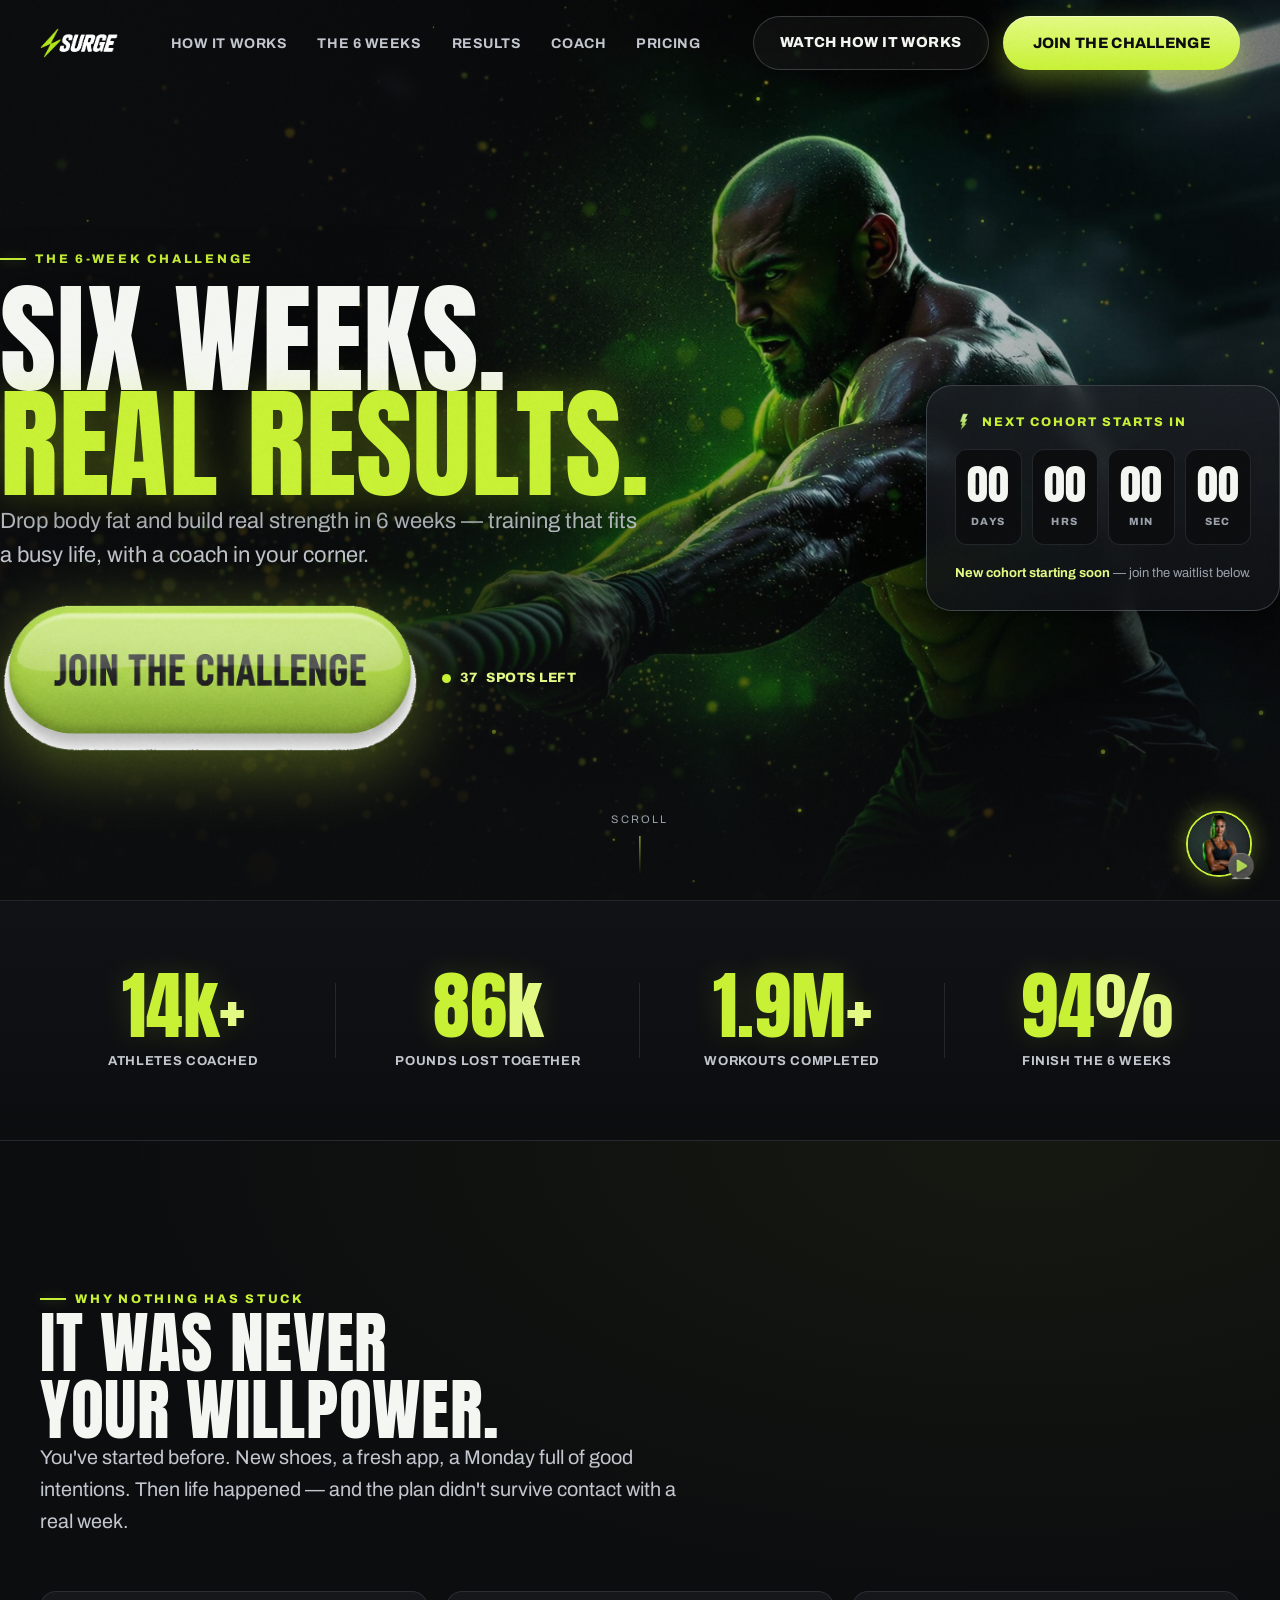
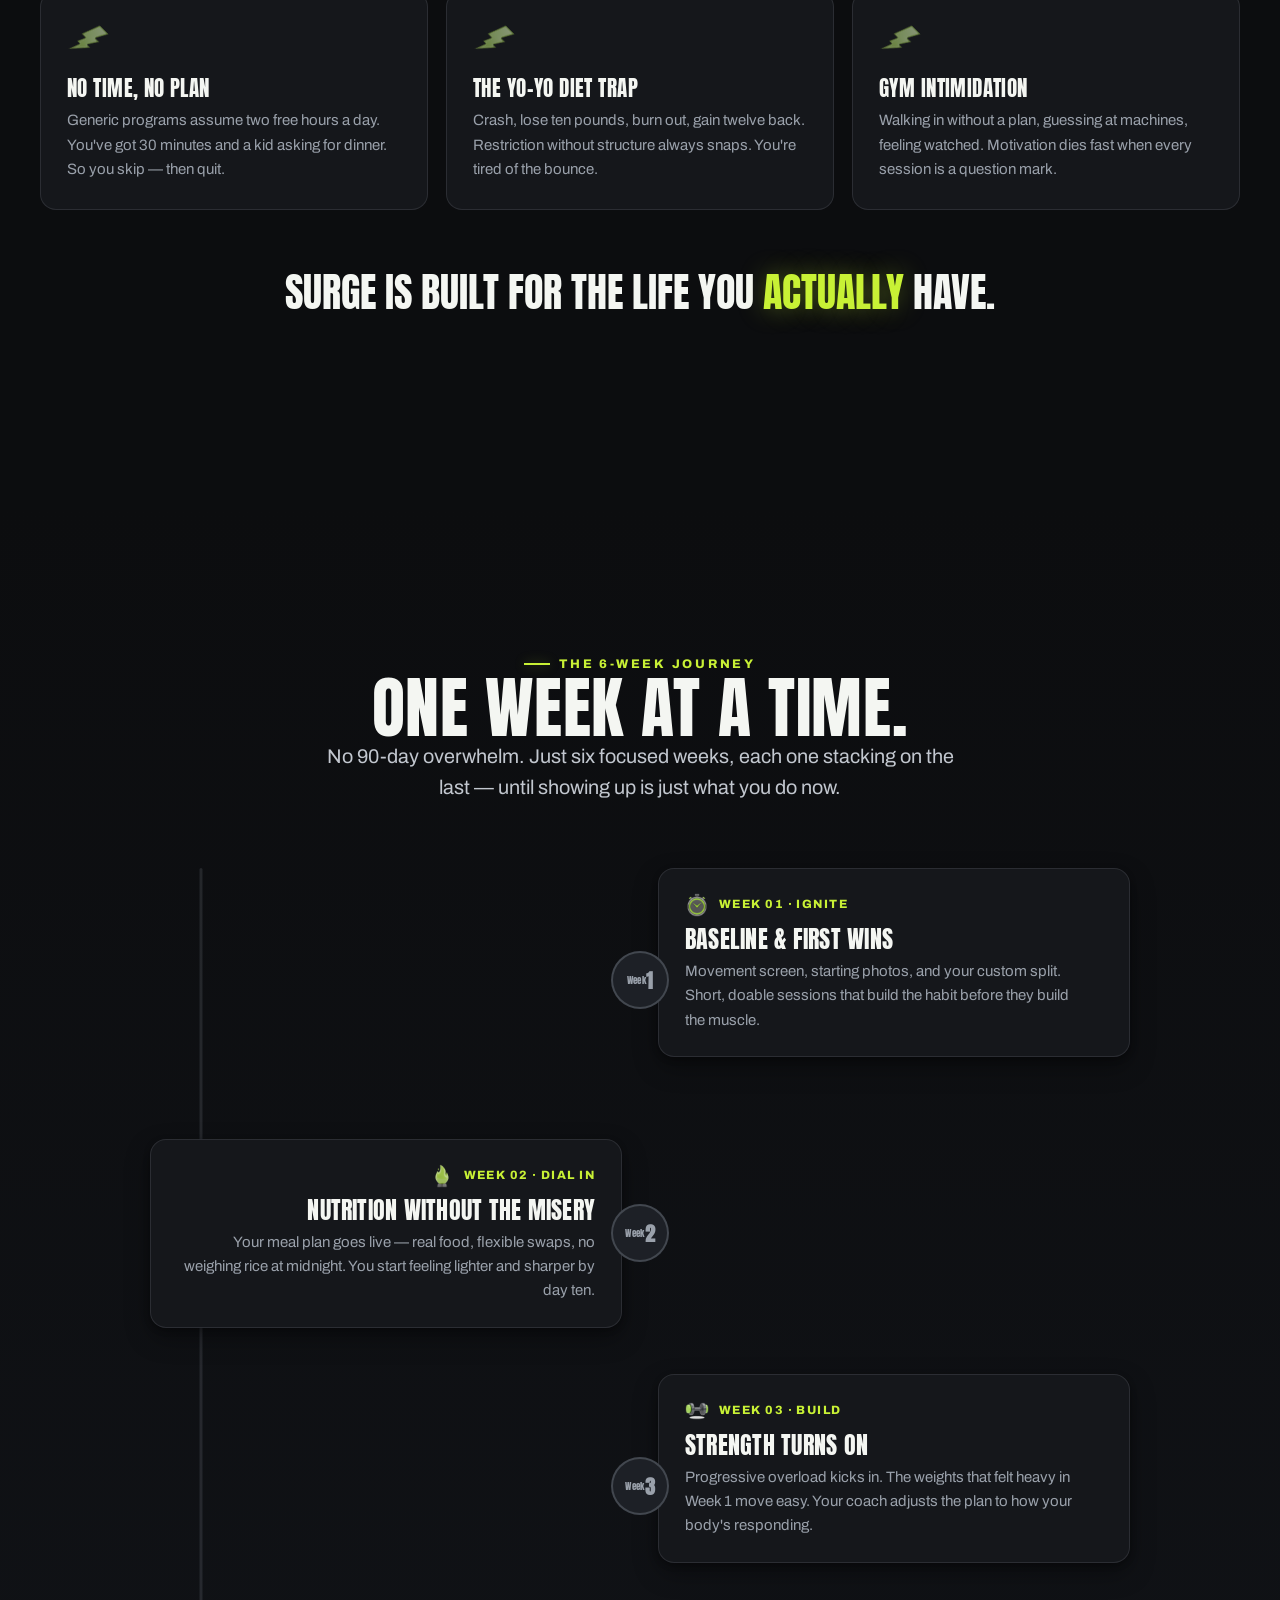
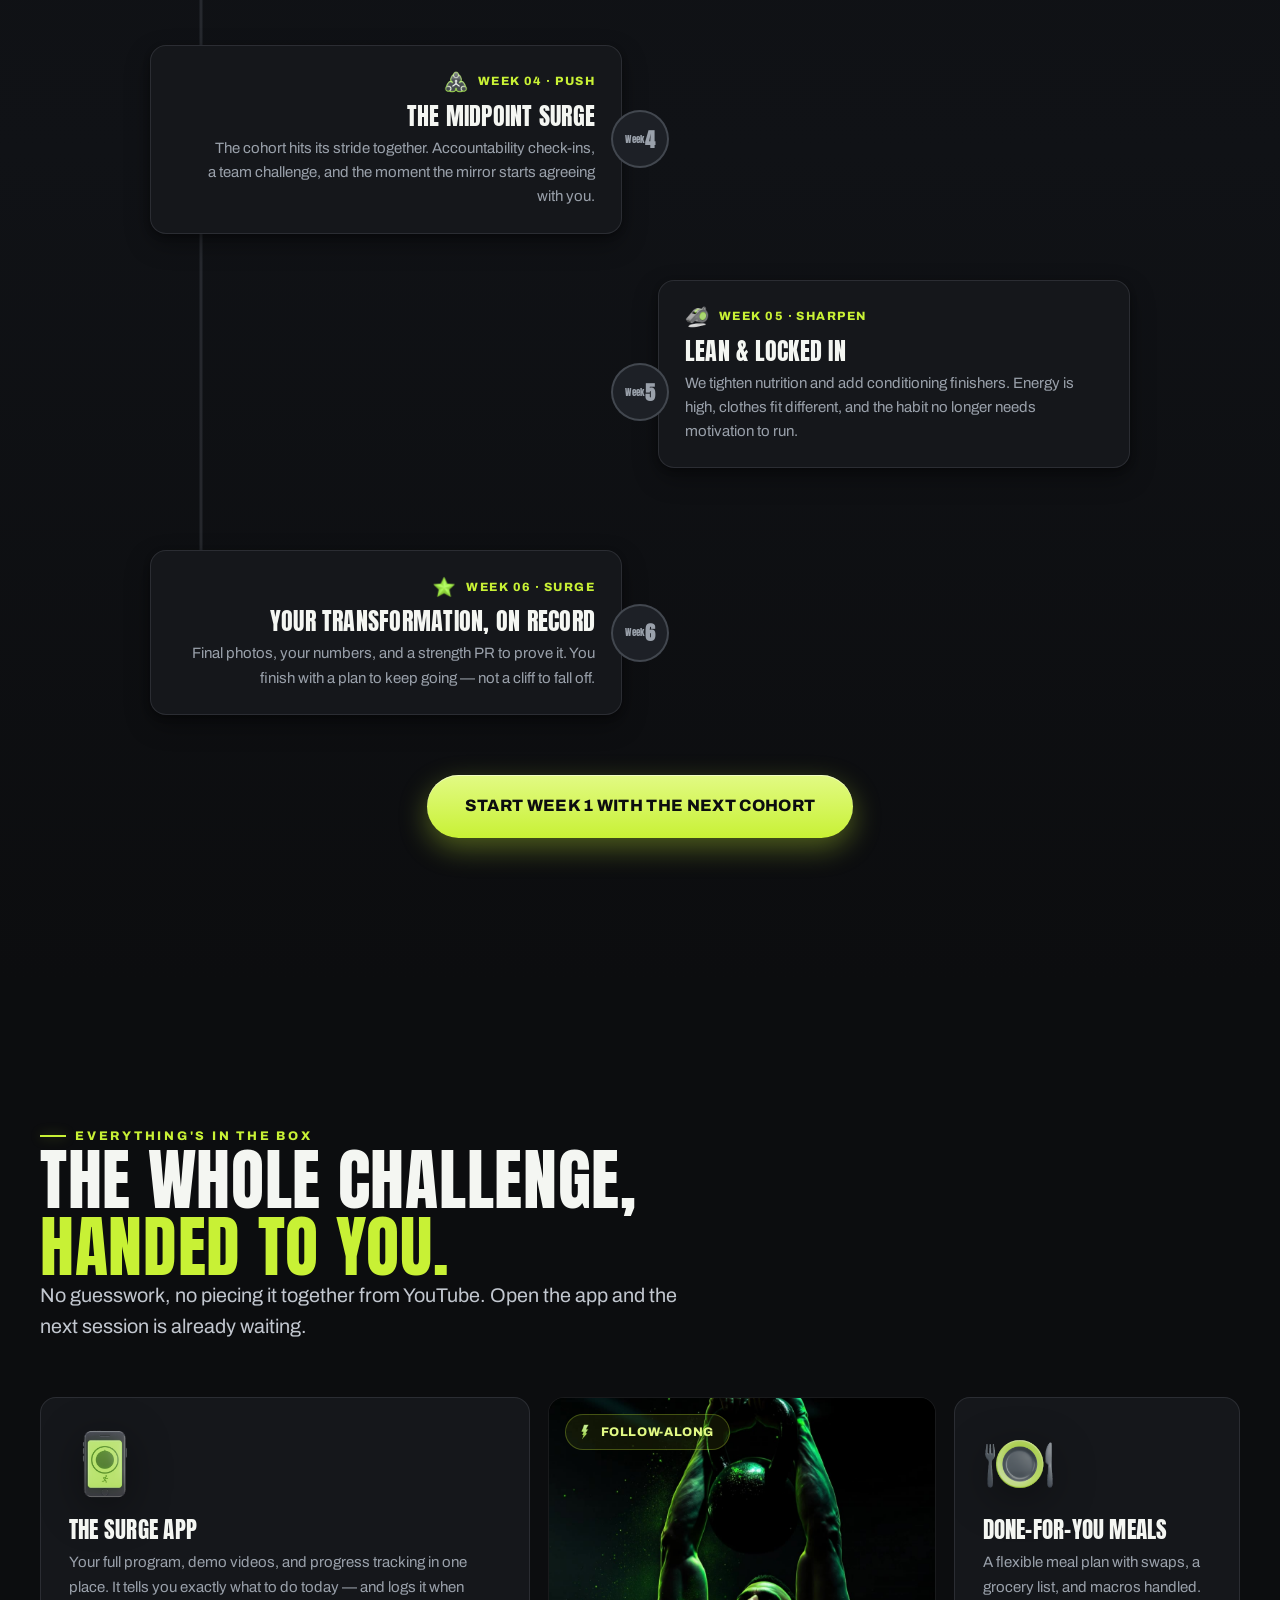
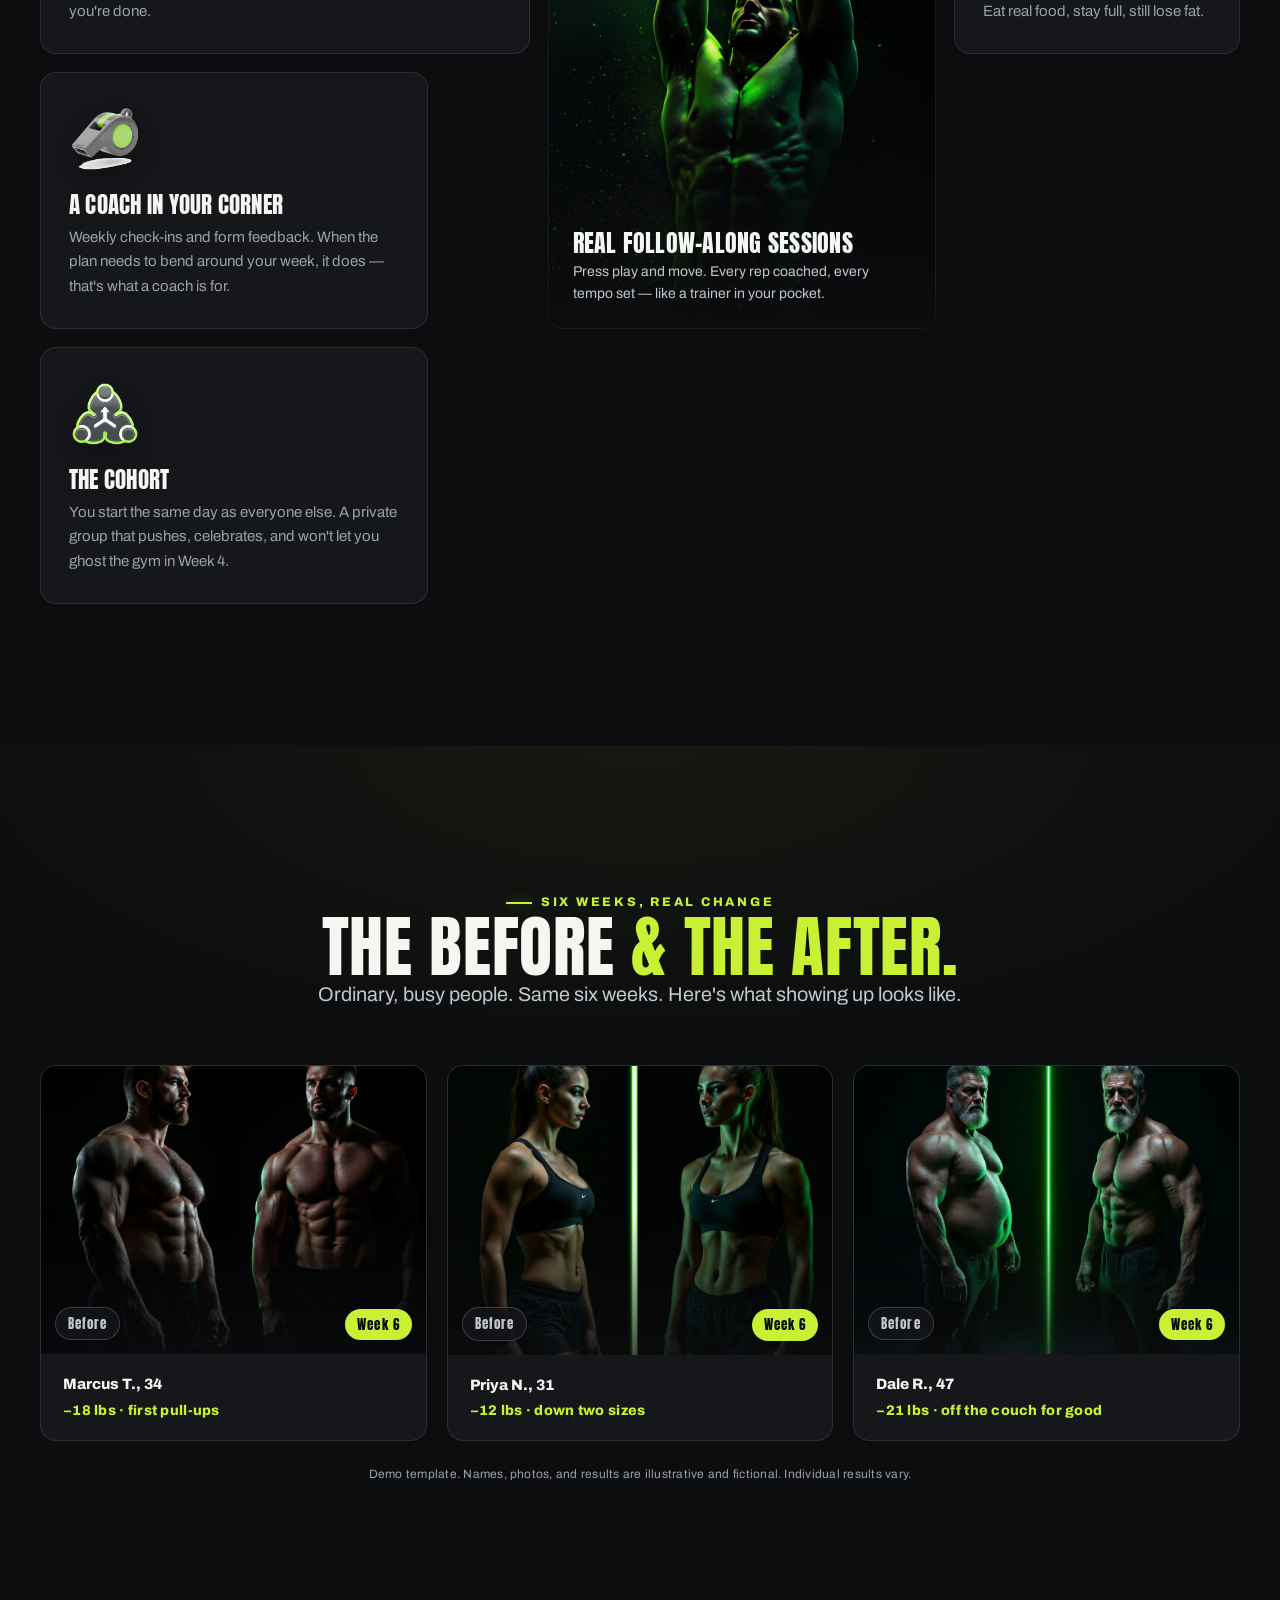
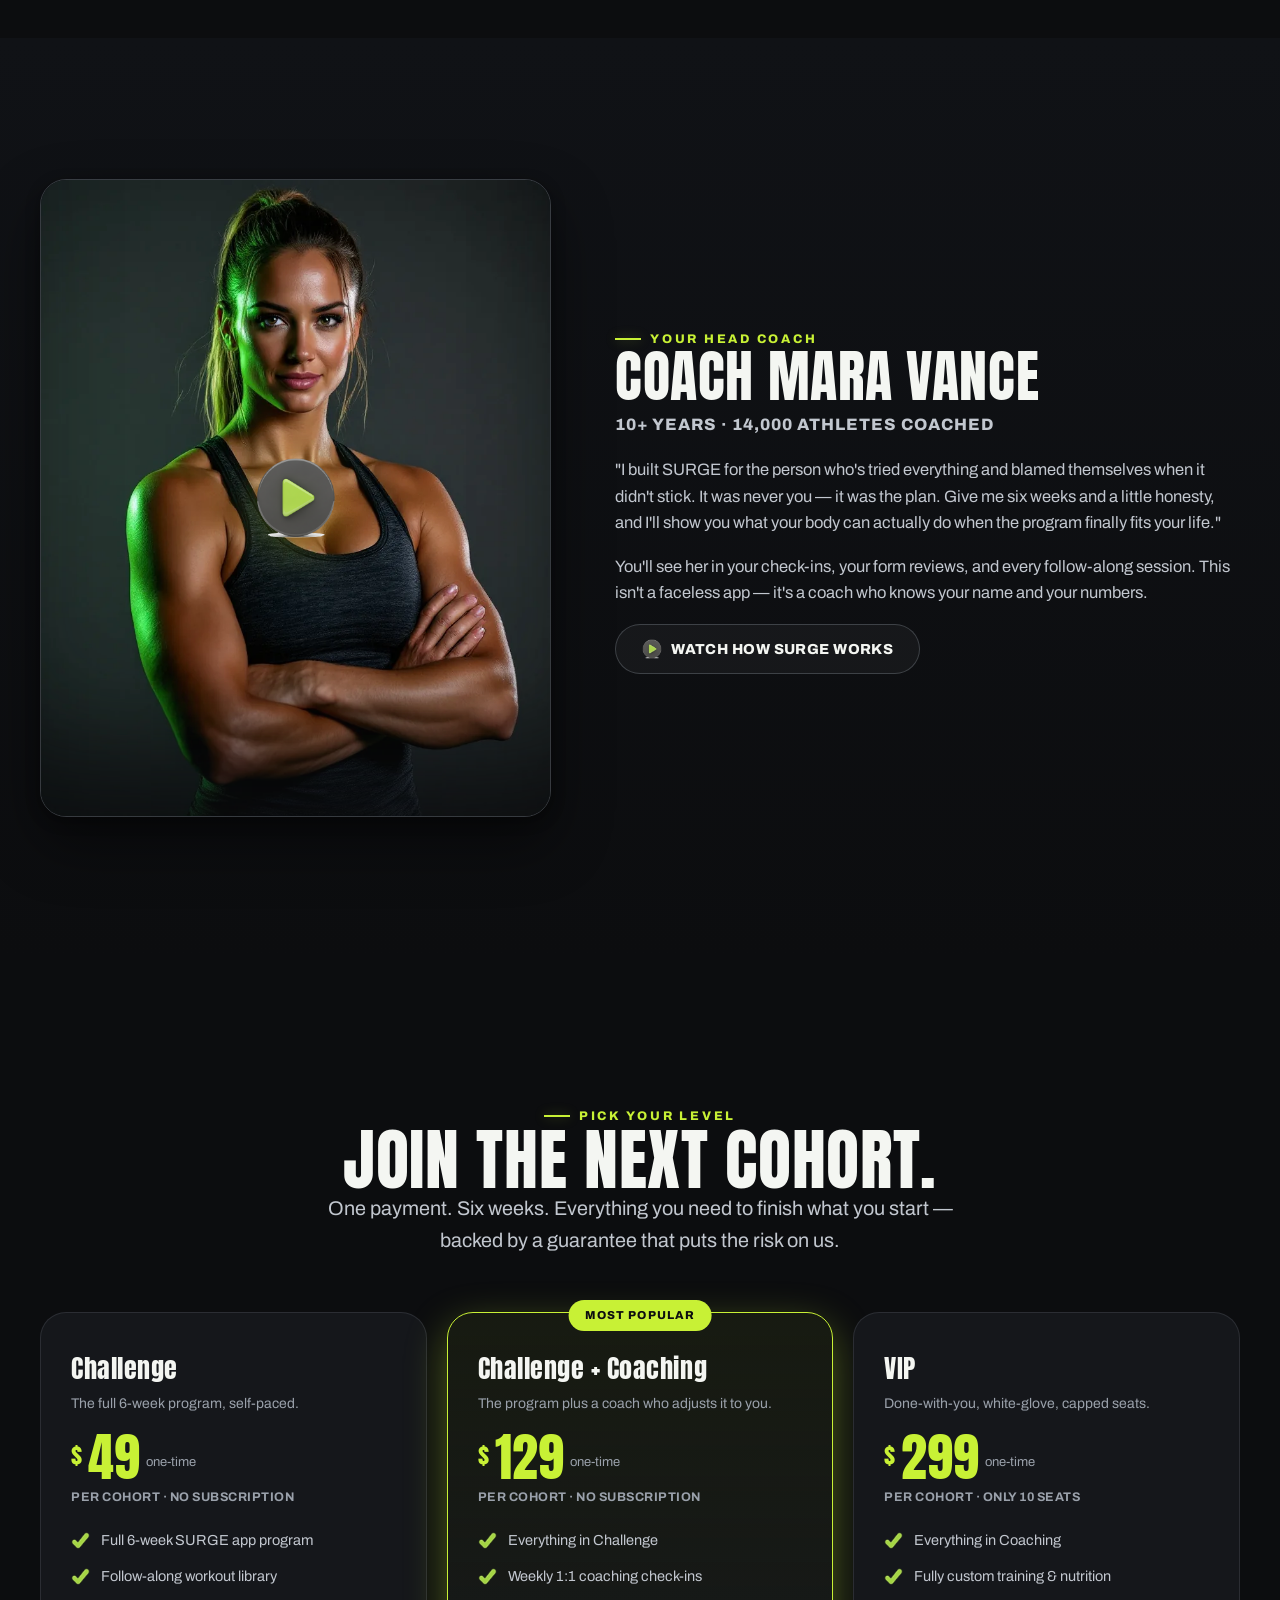
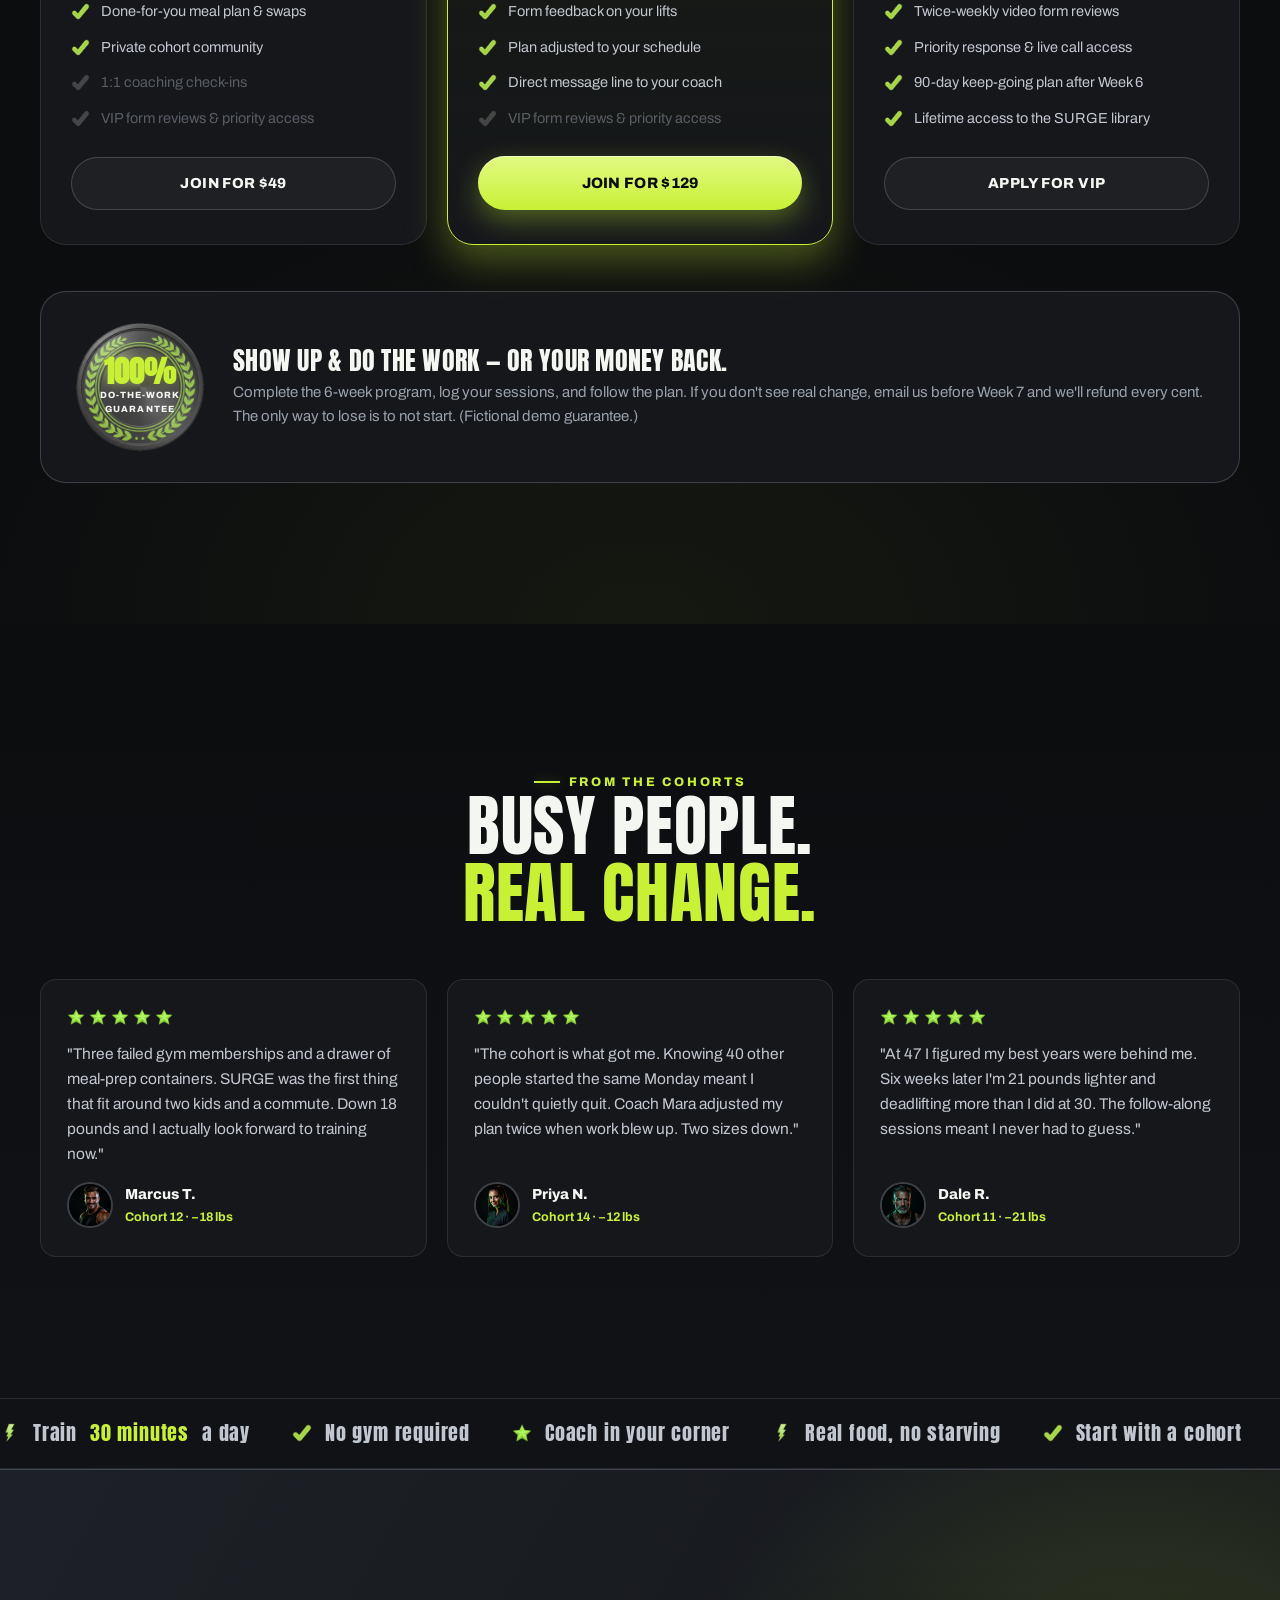
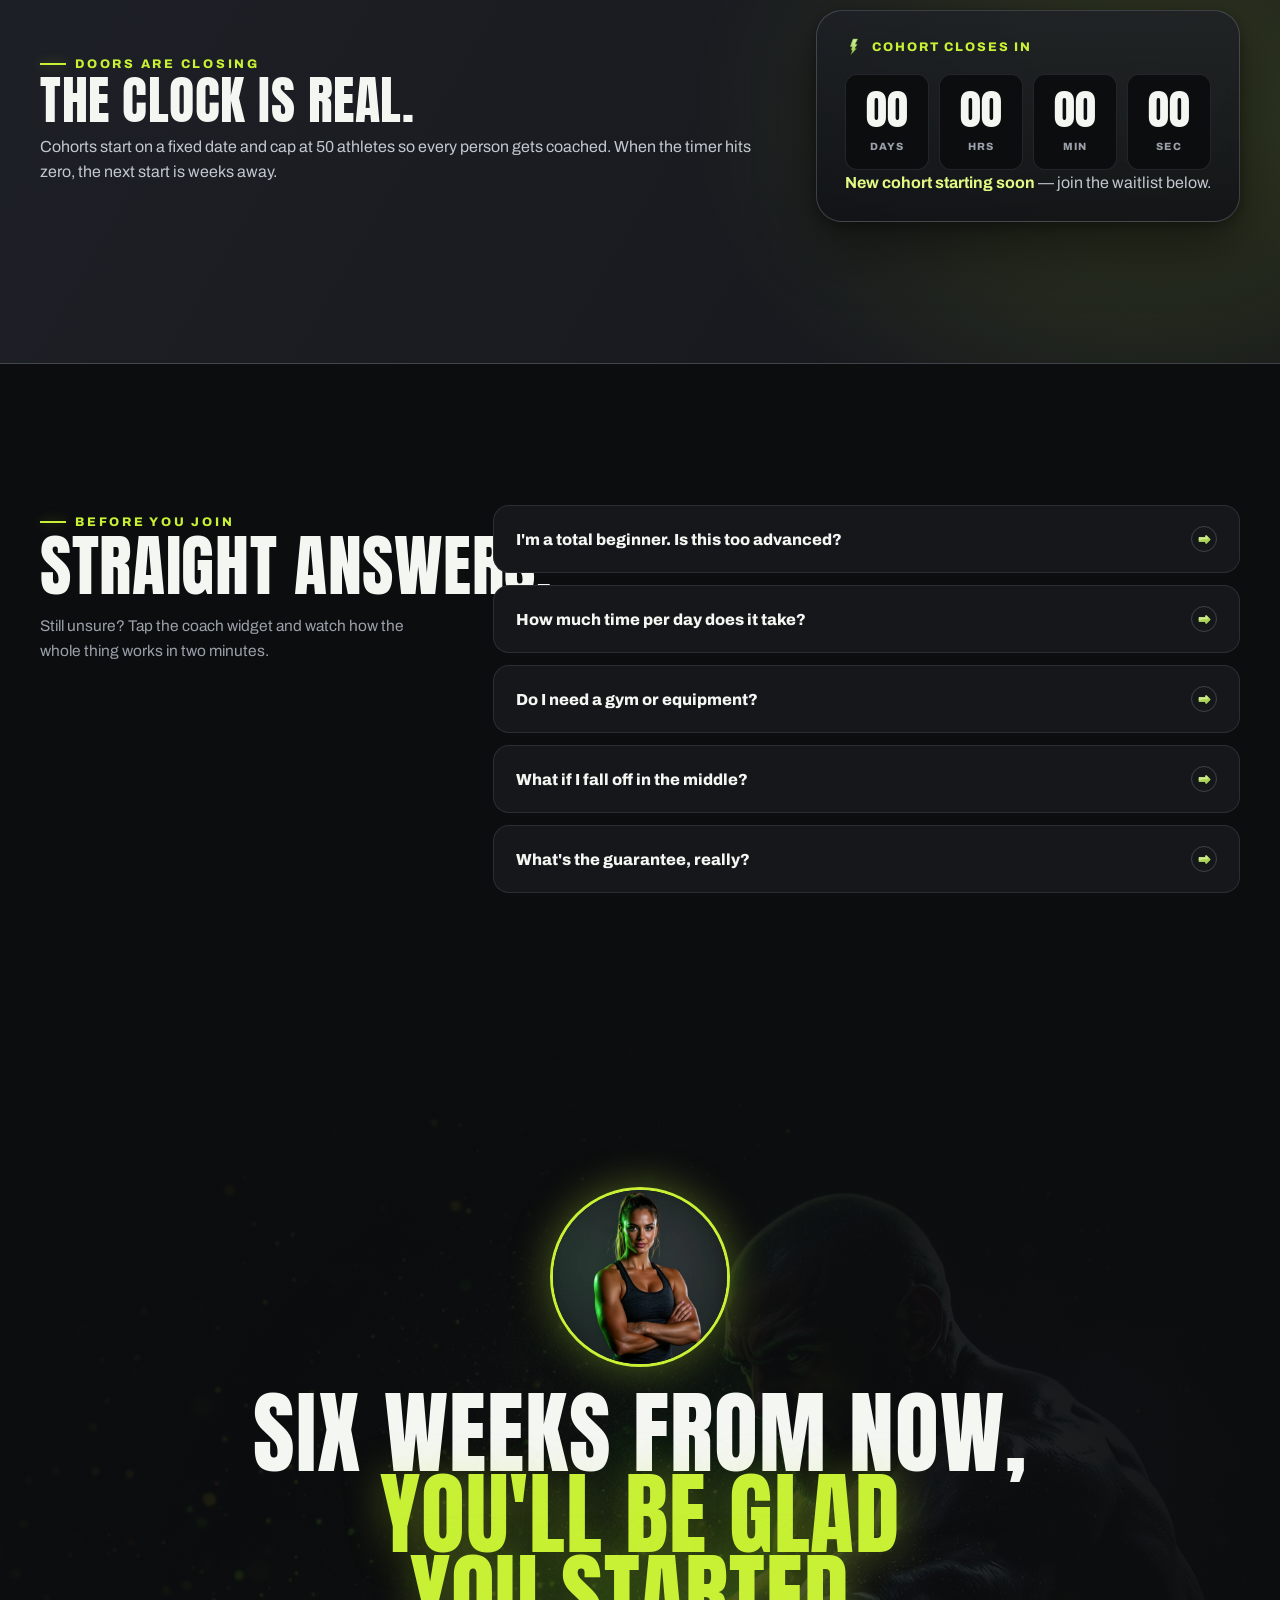
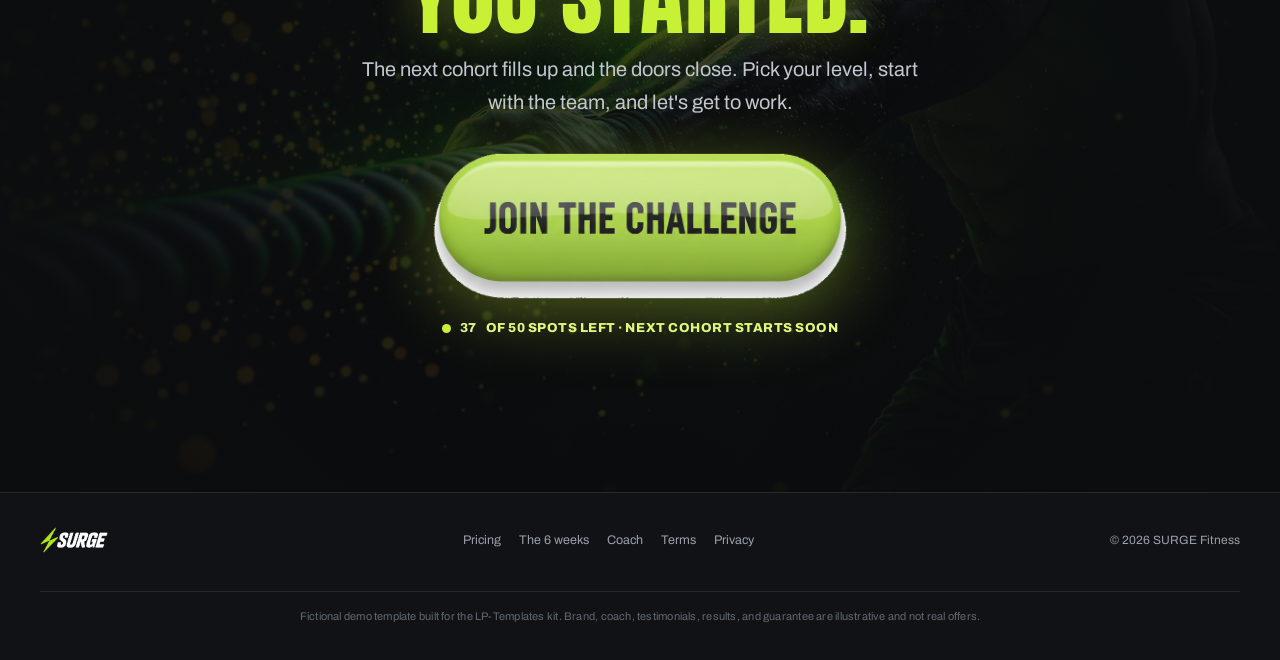
<file: templates/fitness-surge/index.html>
<!doctype html>
<html lang="en">
<head>
<meta charset="utf-8">
<meta name="viewport" content="width=device-width, initial-scale=1">
<title>SURGE — The 6-Week Transformation Challenge | Get Lean &amp; Strong</title>
<meta name="description" content="The 6-Week SURGE Challenge: drop body fat and build real strength on a schedule that fits a busy life — app workouts, a meal plan, and a coach in your corner. New cohort starting soon.">
<meta name="robots" content="noindex">
<meta name="theme-color" content="#0c0d0f">
<link rel="icon" type="image/png" href="brand/favicon.png">
<link rel="preconnect" href="https://fonts.googleapis.com">
<link rel="preconnect" href="https://fonts.gstatic.com" crossorigin>
<link href="https://fonts.googleapis.com/css2?family=Anton&family=Archivo:wght@400;500;600;700;800;900&display=swap" rel="stylesheet">
<link rel="stylesheet" href="assets/styles.css">
</head>
<body>

<!-- ===================== NAV ===================== -->
<header class="nav" id="nav">
  <a href="#top" class="nav-logo" aria-label="SURGE home">
    <img src="brand/logo.png" alt="SURGE">
  </a>
  <nav aria-label="Primary">
    <ul class="nav-links">
      <li><a href="#how">How it works</a></li>
      <li><a href="#timeline">The 6 weeks</a></li>
      <li><a href="#results">Results</a></li>
      <li><a href="#coach">Coach</a></li>
      <li><a href="#join">Pricing</a></li>
    </ul>
  </nav>
  <div class="nav-cta">
    <a href="#how" class="btn-ghost">Watch how it works</a>
    <a href="#join" class="btn">Join the Challenge</a>
    <button class="nav-toggle" id="navToggle" aria-label="Open menu" aria-expanded="false" aria-controls="drawer" type="button">
      <span></span><span></span><span></span>
    </button>
  </div>
</header>

<!-- mobile drawer -->
<div class="drawer" id="drawer">
  <div class="drawer-bg" data-close-drawer></div>
  <div class="drawer-panel" role="dialog" aria-modal="true" aria-label="Menu">
    <div class="drawer-head">
      <img src="brand/logo.png" alt="SURGE">
      <button class="drawer-close" id="drawerClose" aria-label="Close menu" type="button">&times;</button>
    </div>
    <a class="drawer-link" href="#how" data-close-drawer>How it works</a>
    <a class="drawer-link" href="#timeline" data-close-drawer>The 6 weeks</a>
    <a class="drawer-link" href="#kit" data-close-drawer>What you get</a>
    <a class="drawer-link" href="#results" data-close-drawer>Results</a>
    <a class="drawer-link" href="#coach" data-close-drawer>Coach</a>
    <a class="drawer-link" href="#join" data-close-drawer>Pricing</a>
    <a class="btn" href="#join" data-close-drawer>Join the Challenge</a>
  </div>
</div>

<span id="top"></span>

<!-- ===================== HERO ===================== -->
<section class="hero" id="how">
  <div class="hero-media">
    <video autoplay muted loop playsinline preload="metadata" poster="assets/video/hero-poster.jpg" aria-hidden="true">
      <source src="assets/video/hero.mp4" type="video/mp4">
    </video>
  </div>
  <div class="hero-scrim"></div>
  <canvas id="sparks" aria-hidden="true"></canvas>
  <div class="hero-inner wrap">
    <h1 class="visually-hidden" style="position:absolute;width:1px;height:1px;overflow:hidden;clip:rect(0 0 0 0)">SURGE — the 6-week transformation challenge. Drop body fat and build real strength in six weeks.</h1>
    <div class="hero-grid">
      <div class="hero-copy">
        <span class="eyebrow">The 6-Week Challenge</span>
        <p class="hero-headline display" aria-hidden="true">Six&nbsp;weeks.<br><span class="volt-text">Real&nbsp;results.</span></p>
        <p class="hero-sub">Drop body fat and build real strength in 6 weeks — training that fits a busy life, with a coach in&nbsp;your&nbsp;corner.</p>
        <div class="hero-actions">
          <a href="#join" class="btn-cta" aria-label="Join the Challenge">
            <img src="assets/img/btn-cta.png" alt="Join the Challenge">
          </a>
          <span class="hero-spots"><span class="dot"></span><span id="spotsHero">37</span> spots left</span>
        </div>
      </div>

      <aside class="countdown" aria-label="Next cohort countdown">
        <div class="countdown-label"><img src="assets/img/chk-bolt.png" alt="">Next cohort starts in</div>
        <div class="cd-row" id="cdHero">
          <div class="cd-cell"><div class="cd-num" data-cd="days">00</div><span class="cd-unit">Days</span></div>
          <div class="cd-cell"><div class="cd-num" data-cd="hours">00</div><span class="cd-unit">Hrs</span></div>
          <div class="cd-cell"><div class="cd-num" data-cd="mins">00</div><span class="cd-unit">Min</span></div>
          <div class="cd-cell"><div class="cd-num" data-cd="secs">00</div><span class="cd-unit">Sec</span></div>
        </div>
        <p class="cd-foot">Doors close when the clock hits zero — <strong>limited to 50 athletes</strong> per cohort.</p>
      </aside>
    </div>
  </div>
  <div class="scroll-cue" aria-hidden="true"><span>Scroll</span><span class="bar"></span></div>
</section>

<!-- ===================== STAT STRIP ===================== -->
<section class="stats">
  <div class="wrap">
    <div class="stats-grid">
      <div class="stat reveal"><div class="stat-num"><span data-count="14200">0</span><span class="plus">+</span></div><div class="stat-label">Athletes coached</div></div>
      <div class="stat reveal d1"><div class="stat-num"><span data-count="86">0</span><span class="plus">k</span></div><div class="stat-label">Pounds lost together</div></div>
      <div class="stat reveal d2"><div class="stat-num"><span data-count="1900000">0</span><span class="plus">+</span></div><div class="stat-label">Workouts completed</div></div>
      <div class="stat reveal d3"><div class="stat-num"><span data-count="94">0</span><span class="plus">%</span></div><div class="stat-label">Finish the 6 weeks</div></div>
    </div>
  </div>
</section>

<!-- ===================== PAIN ===================== -->
<section class="section pain">
  <div class="wrap">
    <div class="pain-head reveal">
      <span class="eyebrow">Why nothing has stuck</span>
      <h2 class="section-title">It was never your&nbsp;willpower.</h2>
      <p class="lede">You've started before. New shoes, a fresh app, a Monday full of good intentions. Then life happened — and the plan didn't survive contact with a real week.</p>
    </div>
    <div class="pain-grid">
      <article class="pain-card reveal">
        <img class="pain-x" src="assets/img/chk-bolt.png" alt="">
        <h3>No time, no plan</h3>
        <p>Generic programs assume two free hours a day. You've got 30 minutes and a kid asking for dinner. So you skip — then quit.</p>
      </article>
      <article class="pain-card reveal d1">
        <img class="pain-x" src="assets/img/chk-bolt.png" alt="">
        <h3>The yo-yo diet trap</h3>
        <p>Crash, lose ten pounds, burn out, gain twelve back. Restriction without structure always snaps. You're tired of the bounce.</p>
      </article>
      <article class="pain-card reveal d2">
        <img class="pain-x" src="assets/img/chk-bolt.png" alt="">
        <h3>Gym intimidation</h3>
        <p>Walking in without a plan, guessing at machines, feeling watched. Motivation dies fast when every session is a question mark.</p>
      </article>
    </div>
    <div class="pain-turn reveal d2">
      <p class="display">SURGE is built for the life you <em>actually</em> have.</p>
    </div>
  </div>
</section>

<!-- ===================== TIMELINE (the spine) ===================== -->
<section class="section timeline" id="timeline">
  <div class="wrap">
    <div class="tl-head reveal">
      <span class="eyebrow">The 6-week journey</span>
      <h2 class="section-title">One week at a&nbsp;time.</h2>
      <p class="lede" style="margin-inline:auto">No 90-day overwhelm. Just six focused weeks, each one stacking on the last — until showing up is just what you do now.</p>
    </div>

    <div class="tl-wrap" id="tlWrap">
      <div class="tl-spine"><div class="fill" id="tlFill"></div></div>

      <div class="tl-item">
        <div class="tl-node"><span>Week</span><b>1</b></div>
        <div class="tl-card">
          <div class="tl-week"><img src="assets/img/ic-clock.png" alt="">Week 01 · Ignite</div>
          <h3>Baseline &amp; first wins</h3>
          <p>Movement screen, starting photos, and your custom split. Short, doable sessions that build the habit before they build the muscle.</p>
        </div>
        <div class="tl-spacer"></div>
      </div>

      <div class="tl-item">
        <div class="tl-node"><span>Week</span><b>2</b></div>
        <div class="tl-card">
          <div class="tl-week"><img src="assets/img/ic-fire.png" alt="">Week 02 · Dial In</div>
          <h3>Nutrition without the misery</h3>
          <p>Your meal plan goes live — real food, flexible swaps, no weighing rice at midnight. You start feeling lighter and sharper by day ten.</p>
        </div>
        <div class="tl-spacer"></div>
      </div>

      <div class="tl-item">
        <div class="tl-node"><span>Week</span><b>3</b></div>
        <div class="tl-card">
          <div class="tl-week"><img src="assets/img/ic-dumbbell.png" alt="">Week 03 · Build</div>
          <h3>Strength turns on</h3>
          <p>Progressive overload kicks in. The weights that felt heavy in Week 1 move easy. Your coach adjusts the plan to how your body's responding.</p>
        </div>
        <div class="tl-spacer"></div>
      </div>

      <div class="tl-item">
        <div class="tl-node"><span>Week</span><b>4</b></div>
        <div class="tl-card">
          <div class="tl-week"><img src="assets/img/ic-community.png" alt="">Week 04 · Push</div>
          <h3>The midpoint surge</h3>
          <p>The cohort hits its stride together. Accountability check-ins, a team challenge, and the moment the mirror starts agreeing with you.</p>
        </div>
        <div class="tl-spacer"></div>
      </div>

      <div class="tl-item">
        <div class="tl-node"><span>Week</span><b>5</b></div>
        <div class="tl-card">
          <div class="tl-week"><img src="assets/img/ic-coach.png" alt="">Week 05 · Sharpen</div>
          <h3>Lean &amp; locked in</h3>
          <p>We tighten nutrition and add conditioning finishers. Energy is high, clothes fit different, and the habit no longer needs motivation to run.</p>
        </div>
        <div class="tl-spacer"></div>
      </div>

      <div class="tl-item">
        <div class="tl-node"><span>Week</span><b>6</b></div>
        <div class="tl-card">
          <div class="tl-week"><img src="assets/img/chk-star.png" alt="">Week 06 · Surge</div>
          <h3>Your transformation, on record</h3>
          <p>Final photos, your numbers, and a strength PR to prove it. You finish with a plan to keep going — not a cliff to fall off.</p>
        </div>
        <div class="tl-spacer"></div>
      </div>
    </div>

    <div class="tl-cta reveal">
      <a href="#join" class="btn btn-lg">Start Week 1 with the next cohort</a>
    </div>
  </div>
</section>

<!-- ===================== KIT ===================== -->
<section class="section kit" id="kit">
  <div class="wrap">
    <div class="kit-head reveal">
      <span class="eyebrow">Everything's in the box</span>
      <h2 class="section-title">The whole challenge, <span class="volt-text">handed to&nbsp;you.</span></h2>
      <p class="lede">No guesswork, no piecing it together from YouTube. Open the app and the next session is already waiting.</p>
    </div>

    <div class="kit-grid">
      <article class="kit-card kit-span-5 reveal">
        <img class="kit-ic" src="assets/img/ic-app.png" alt="">
        <h3>The SURGE app</h3>
        <p>Your full program, demo videos, and progress tracking in one place. It tells you exactly what to do today — and logs it when you're done.</p>
      </article>

      <div class="kit-video reveal d1" id="kitVideo">
        <video autoplay muted loop playsinline preload="none" poster="assets/video/workout-poster.jpg" aria-hidden="true">
          <source src="assets/video/workout.mp4" type="video/mp4">
        </video>
        <span class="chip kv-badge"><img src="assets/img/chk-bolt.png" alt="">Follow-along</span>
        <div class="kv-scrim"></div>
        <div class="kv-copy">
          <h3>Real follow-along sessions</h3>
          <p>Press play and move. Every rep coached, every tempo set — like a trainer in your pocket.</p>
        </div>
      </div>

      <article class="kit-card kit-span-3 reveal d2">
        <img class="kit-ic" src="assets/img/ic-meal.png" alt="">
        <h3>Done-for-you meals</h3>
        <p>A flexible meal plan with swaps, a grocery list, and macros handled. Eat real food, stay full, still lose fat.</p>
      </article>

      <article class="kit-card kit-span-4 reveal">
        <img class="kit-ic" src="assets/img/ic-coach.png" alt="">
        <h3>A coach in your corner</h3>
        <p>Weekly check-ins and form feedback. When the plan needs to bend around your week, it does — that's what a coach is for.</p>
      </article>

      <article class="kit-card kit-span-4 reveal d1">
        <img class="kit-ic" src="assets/img/ic-community.png" alt="">
        <h3>The cohort</h3>
        <p>You start the same day as everyone else. A private group that pushes, celebrates, and won't let you ghost the gym in Week 4.</p>
      </article>
    </div>
  </div>
</section>

<!-- ===================== TRANSFORMATIONS ===================== -->
<section class="section transform" id="results">
  <div class="wrap">
    <div class="tf-head reveal">
      <span class="eyebrow">Six weeks, real change</span>
      <h2 class="section-title">The before <span class="volt-text">&amp; the after.</span></h2>
      <p class="lede" style="margin-inline:auto">Ordinary, busy people. Same six weeks. Here's what showing up looks&nbsp;like.</p>
    </div>

    <div class="tf-grid">
      <article class="tf-card reveal">
        <div class="tf-img">
          <img src="assets/img/transform-1.webp" alt="Before-and-after transformation of a man in his thirties">
          <div class="tf-tags"><span class="tf-tag before">Before</span><span class="tf-tag after">Week 6</span></div>
        </div>
        <div class="tf-meta"><div class="name">Marcus T., 34</div><div class="result">−18 lbs · first pull-ups</div></div>
      </article>
      <article class="tf-card reveal d1">
        <div class="tf-img">
          <img src="assets/img/transform-2.webp" alt="Before-and-after transformation of a woman in her thirties">
          <div class="tf-tags"><span class="tf-tag before">Before</span><span class="tf-tag after">Week 6</span></div>
        </div>
        <div class="tf-meta"><div class="name">Priya N., 31</div><div class="result">−12 lbs · down two sizes</div></div>
      </article>
      <article class="tf-card reveal d2">
        <div class="tf-img">
          <img src="assets/img/transform-3.webp" alt="Before-and-after transformation of a man in his forties">
          <div class="tf-tags"><span class="tf-tag before">Before</span><span class="tf-tag after">Week 6</span></div>
        </div>
        <div class="tf-meta"><div class="name">Dale R., 47</div><div class="result">−21 lbs · off the couch for good</div></div>
      </article>
    </div>
    <p class="tf-disclaimer">Demo template. Names, photos, and results are illustrative and fictional. Individual results vary.</p>
  </div>
</section>

<!-- ===================== COACH / HOST ===================== -->
<section class="section coach" id="coach">
  <div class="wrap">
    <div class="coach-grid">
      <div class="coach-photo reveal">
        <img src="assets/img/host.webp" alt="Coach Mara Vance, head coach of the SURGE Challenge">
        <div class="coach-glow"></div>
        <button class="coach-play" data-open-modal aria-label="Watch how SURGE works" type="button">
          <img src="assets/img/chk-play.png" alt="">
        </button>
      </div>
      <div class="coach-copy reveal d1">
        <span class="eyebrow">Your head coach</span>
        <h2 class="section-title">Coach Mara&nbsp;Vance</h2>
        <p class="coach-name">10+ years · 14,000 athletes coached</p>
        <p>"I built SURGE for the person who's tried everything and blamed themselves when it didn't stick. It was never you — it was the plan. Give me six weeks and a little honesty, and I'll show you what your body can actually do when the program finally fits your&nbsp;life."</p>
        <p>You'll see her in your check-ins, your form reviews, and every follow-along session. This isn't a faceless app — it's a coach who knows your name and your&nbsp;numbers.</p>
        <div class="coach-watch">
          <button class="btn-ghost" data-open-modal type="button"><img class="glyph" src="assets/img/chk-play.png" alt="">Watch how SURGE works</button>
        </div>
      </div>
    </div>
  </div>
</section>

<!-- ===================== TIERS / OFFER STACK ===================== -->
<section class="section tiers" id="join">
  <div class="wrap">
    <div class="tiers-head reveal">
      <span class="eyebrow">Pick your level</span>
      <h2 class="section-title">Join the next&nbsp;cohort.</h2>
      <p class="lede" style="margin-inline:auto">One payment. Six weeks. Everything you need to finish what you start — backed by a guarantee that puts the risk on&nbsp;us.</p>
    </div>

    <div class="tiers-grid">
      <!-- Tier 1 -->
      <article class="tier reveal">
        <div class="tier-name">Challenge</div>
        <div class="tier-tagline">The full 6-week program, self-paced.</div>
        <div class="tier-price"><span class="cur">$</span><span class="amt">49</span><span class="per">one-time</span></div>
        <div class="tier-once">Per cohort · no subscription</div>
        <ul class="tier-list">
          <li><img src="assets/img/chk-check.png" alt="Included">Full 6-week SURGE app program</li>
          <li><img src="assets/img/chk-check.png" alt="Included">Follow-along workout library</li>
          <li><img src="assets/img/chk-check.png" alt="Included">Done-for-you meal plan &amp; swaps</li>
          <li><img src="assets/img/chk-check.png" alt="Included">Private cohort community</li>
          <li class="off"><img src="assets/img/chk-check.png" alt="Not included">1:1 coaching check-ins</li>
          <li class="off"><img src="assets/img/chk-check.png" alt="Not included">VIP form reviews &amp; priority access</li>
        </ul>
        <a href="#join" class="btn-ghost" data-tier="Challenge">Join for $49</a>
      </article>

      <!-- Tier 2 (featured) -->
      <article class="tier featured reveal d1">
        <span class="tier-flag">Most popular</span>
        <div class="tier-name">Challenge + Coaching</div>
        <div class="tier-tagline">The program plus a coach who adjusts it to you.</div>
        <div class="tier-price"><span class="cur">$</span><span class="amt">129</span><span class="per">one-time</span></div>
        <div class="tier-once">Per cohort · no subscription</div>
        <ul class="tier-list">
          <li><img src="assets/img/chk-check.png" alt="Included">Everything in Challenge</li>
          <li><img src="assets/img/chk-check.png" alt="Included">Weekly 1:1 coaching check-ins</li>
          <li><img src="assets/img/chk-check.png" alt="Included">Form feedback on your lifts</li>
          <li><img src="assets/img/chk-check.png" alt="Included">Plan adjusted to your schedule</li>
          <li><img src="assets/img/chk-check.png" alt="Included">Direct message line to your coach</li>
          <li class="off"><img src="assets/img/chk-check.png" alt="Not included">VIP form reviews &amp; priority access</li>
        </ul>
        <a href="#join" class="btn" data-tier="Challenge + Coaching">Join for $129</a>
      </article>

      <!-- Tier 3 -->
      <article class="tier reveal d2">
        <div class="tier-name">VIP</div>
        <div class="tier-tagline">Done-with-you, white-glove, capped seats.</div>
        <div class="tier-price"><span class="cur">$</span><span class="amt">299</span><span class="per">one-time</span></div>
        <div class="tier-once">Per cohort · only 10 seats</div>
        <ul class="tier-list">
          <li><img src="assets/img/chk-check.png" alt="Included">Everything in Coaching</li>
          <li><img src="assets/img/chk-check.png" alt="Included">Fully custom training &amp; nutrition</li>
          <li><img src="assets/img/chk-check.png" alt="Included">Twice-weekly video form reviews</li>
          <li><img src="assets/img/chk-check.png" alt="Included">Priority response &amp; live call access</li>
          <li><img src="assets/img/chk-check.png" alt="Included">90-day keep-going plan after Week 6</li>
          <li><img src="assets/img/chk-check.png" alt="Included">Lifetime access to the SURGE library</li>
        </ul>
        <a href="#join" class="btn-ghost" data-tier="VIP">Apply for VIP</a>
      </article>
    </div>

    <!-- Guarantee -->
    <div class="guarantee reveal d1">
      <div class="guarantee-seal">
        <img src="assets/img/seal.png" alt="">
        <div class="seal-text"><b>100%</b><span>Do-the-work<br>guarantee</span></div>
      </div>
      <div>
        <h3>Show up &amp; do the work — or your money back.</h3>
        <p>Complete the 6-week program, log your sessions, and follow the plan. If you don't see real change, email us before Week 7 and we'll refund every cent. The only way to lose is to not start. (Fictional demo guarantee.)</p>
      </div>
    </div>
  </div>
</section>

<!-- ===================== TESTIMONIALS ===================== -->
<section class="section testi">
  <div class="wrap">
    <div class="testi-head reveal">
      <span class="eyebrow">From the cohorts</span>
      <h2 class="section-title">Busy people. <span class="volt-text">Real change.</span></h2>
    </div>
    <div class="testi-grid">
      <article class="testi-card reveal">
        <div class="testi-stars"><img src="assets/img/chk-star.png" alt="5 out of 5 stars"><img src="assets/img/chk-star.png" alt=""><img src="assets/img/chk-star.png" alt=""><img src="assets/img/chk-star.png" alt=""><img src="assets/img/chk-star.png" alt=""></div>
        <blockquote>"Three failed gym memberships and a drawer of meal-prep containers. SURGE was the first thing that fit around two kids and a commute. Down 18 pounds and I actually look forward to training now."</blockquote>
        <div class="testi-who"><img src="assets/img/avatar-1.webp" alt="Marcus T."><div><div class="n">Marcus T.</div><div class="r">Cohort 12 · −18 lbs</div></div></div>
      </article>
      <article class="testi-card reveal d1">
        <div class="testi-stars"><img src="assets/img/chk-star.png" alt="5 out of 5 stars"><img src="assets/img/chk-star.png" alt=""><img src="assets/img/chk-star.png" alt=""><img src="assets/img/chk-star.png" alt=""><img src="assets/img/chk-star.png" alt=""></div>
        <blockquote>"The cohort is what got me. Knowing 40 other people started the same Monday meant I couldn't quietly quit. Coach Mara adjusted my plan twice when work blew up. Two sizes down."</blockquote>
        <div class="testi-who"><img src="assets/img/avatar-2.webp" alt="Priya N."><div><div class="n">Priya N.</div><div class="r">Cohort 14 · −12 lbs</div></div></div>
      </article>
      <article class="testi-card reveal d2">
        <div class="testi-stars"><img src="assets/img/chk-star.png" alt="5 out of 5 stars"><img src="assets/img/chk-star.png" alt=""><img src="assets/img/chk-star.png" alt=""><img src="assets/img/chk-star.png" alt=""><img src="assets/img/chk-star.png" alt=""></div>
        <blockquote>"At 47 I figured my best years were behind me. Six weeks later I'm 21 pounds lighter and deadlifting more than I did at 30. The follow-along sessions meant I never had to guess."</blockquote>
        <div class="testi-who"><img src="assets/img/avatar-3.webp" alt="Dale R."><div><div class="n">Dale R.</div><div class="r">Cohort 11 · −21 lbs</div></div></div>
      </article>
    </div>
  </div>
</section>

<!-- marquee -->
<div class="marquee" aria-hidden="true">
  <div class="marquee-track" id="marquee">
    <span class="marquee-item"><img src="assets/img/chk-bolt.png" alt="">Train <em>30 minutes</em> a day</span>
    <span class="marquee-item"><img src="assets/img/chk-check.png" alt="">No gym required</span>
    <span class="marquee-item"><img src="assets/img/chk-star.png" alt="">Coach in your corner</span>
    <span class="marquee-item"><img src="assets/img/chk-bolt.png" alt="">Real food, no starving</span>
    <span class="marquee-item"><img src="assets/img/chk-check.png" alt="">Start with a cohort</span>
    <span class="marquee-item"><img src="assets/img/chk-star.png" alt="">Lean &amp; strong in 6 weeks</span>
  </div>
</div>

<!-- ===================== URGENCY BAND ===================== -->
<section class="section urgency">
  <div class="wrap urgency-inner">
    <div class="reveal">
      <span class="eyebrow">Doors are closing</span>
      <h2 class="section-title">The clock is&nbsp;real.</h2>
      <p>Cohorts start on a fixed date and cap at 50 athletes so every person gets coached. When the timer hits zero, the next start is weeks&nbsp;away.</p>
    </div>
    <div class="countdown reveal d1" style="margin:0;max-width:100%">
      <div class="countdown-label"><img src="assets/img/chk-bolt.png" alt="">Cohort closes in</div>
      <div class="cd-row" id="cdUrgency">
        <div class="cd-cell"><div class="cd-num" data-cd="days">00</div><span class="cd-unit">Days</span></div>
        <div class="cd-cell"><div class="cd-num" data-cd="hours">00</div><span class="cd-unit">Hrs</span></div>
        <div class="cd-cell"><div class="cd-num" data-cd="mins">00</div><span class="cd-unit">Min</span></div>
        <div class="cd-cell"><div class="cd-num" data-cd="secs">00</div><span class="cd-unit">Sec</span></div>
      </div>
      <p class="cd-foot"><strong id="spotsUrgency">37</strong> of 50 spots remaining</p>
    </div>
  </div>
</section>

<!-- ===================== FAQ ===================== -->
<section class="section faq">
  <div class="wrap">
    <div class="faq-grid">
      <div class="faq-intro reveal">
        <span class="eyebrow">Before you join</span>
        <h2 class="section-title">Straight&nbsp;answers.</h2>
        <p class="muted" style="margin-top:14px">Still unsure? Tap the coach widget and watch how the whole thing works in two&nbsp;minutes.</p>
      </div>
      <div class="faq-list reveal d1">
        <div class="faq-item">
          <button class="faq-q" type="button" aria-expanded="false">I'm a total beginner. Is this too advanced?<span class="ico"><img src="assets/img/chk-arrow.png" alt=""></span></button>
          <div class="faq-a"><div class="faq-a-inner">It's built for beginners and returners. Week 1 starts with a movement screen and scales every exercise to where you actually are. You'll never be thrown into something you can't do safely.</div></div>
        </div>
        <div class="faq-item">
          <button class="faq-q" type="button" aria-expanded="false">How much time per day does it take?<span class="ico"><img src="assets/img/chk-arrow.png" alt=""></span></button>
          <div class="faq-a"><div class="faq-a-inner">Most sessions run 30–40 minutes, four to five days a week. The whole point of SURGE is that it fits a real schedule — short, focused, and effective instead of long and unsustainable.</div></div>
        </div>
        <div class="faq-item">
          <button class="faq-q" type="button" aria-expanded="false">Do I need a gym or equipment?<span class="ico"><img src="assets/img/chk-arrow.png" alt=""></span></button>
          <div class="faq-a"><div class="faq-a-inner">No. You can run the full program at home with a pair of dumbbells, or in a gym if you have one. The app gives you both tracks and you pick when you start.</div></div>
        </div>
        <div class="faq-item">
          <button class="faq-q" type="button" aria-expanded="false">What if I fall off in the middle?<span class="ico"><img src="assets/img/chk-arrow.png" alt=""></span></button>
          <div class="faq-a"><div class="faq-a-inner">That's exactly what the cohort and coach are for. Check-ins catch you before a missed day becomes a missed week, and your plan flexes around a bad week instead of breaking.</div></div>
        </div>
        <div class="faq-item">
          <button class="faq-q" type="button" aria-expanded="false">What's the guarantee, really?<span class="ico"><img src="assets/img/chk-arrow.png" alt=""></span></button>
          <div class="faq-a"><div class="faq-a-inner">Do the work — log your sessions and follow the plan — and if you don't see real change by Week 6, email us before Week 7 for a full refund. (This is a fictional demo template, so the guarantee is illustrative.)</div></div>
        </div>
      </div>
    </div>
  </div>
</section>

<!-- ===================== FINAL CTA ===================== -->
<section class="final">
  <div class="final-bg"><img src="assets/img/hero.webp" alt=""></div>
  <div class="final-scrim"></div>
  <div class="final-inner">
    <img class="final-coach reveal" src="assets/img/host.webp" alt="Coach Mara Vance">
    <h2 class="reveal">Six weeks from now, <br><span class="volt-text">you'll be glad you&nbsp;started.</span></h2>
    <p class="reveal d1">The next cohort fills up and the doors close. Pick your level, start with the team, and let's get to&nbsp;work.</p>
    <div class="final-actions reveal d2">
      <a href="#join" class="btn-cta" aria-label="Join the Challenge">
        <img src="assets/img/btn-cta.png" alt="Join the Challenge">
      </a>
      <span class="final-spots"><span class="dot" style="width:9px;height:9px;border-radius:50%;background:var(--volt);display:inline-block"></span><span id="spotsFinal">37</span> of 50 spots left · next cohort starts soon</span>
    </div>
  </div>
</section>

<!-- ===================== FOOTER ===================== -->
<footer class="footer">
  <div class="wrap footer-inner">
    <a href="#top" class="footer-logo" aria-label="SURGE home"><img src="brand/logo.png" alt="SURGE"></a>
    <nav class="footer-links" aria-label="Footer">
      <a href="#join">Pricing</a>
      <a href="#timeline">The 6 weeks</a>
      <a href="#coach">Coach</a>
      <a href="#">Terms</a>
      <a href="#">Privacy</a>
    </nav>
    <div class="footer-copy">© <span id="year">2026</span> SURGE Fitness</div>
    <div class="footer-fict">Fictional demo template built for the LP-Templates kit. Brand, coach, testimonials, results, and guarantee are illustrative and not real offers.</div>
  </div>
</footer>

<!-- ===================== HOST WIDGET ===================== -->
<button class="host-widget" id="hostWidget" data-open-modal aria-label="Watch how SURGE works with Coach Mara" type="button">
  <span class="host-tip">Watch how SURGE works</span>
  <span class="host-av">
    <img class="face" src="assets/img/host.webp" alt="Coach Mara Vance">
    <img class="play-badge" src="assets/img/chk-play.png" alt="">
  </span>
</button>

<!-- ===================== VIDEO MODAL ===================== -->
<div class="modal" id="videoModal" role="dialog" aria-modal="true" aria-label="How SURGE works">
  <div class="modal-bg" data-close-modal></div>
  <div class="modal-card">
    <button class="modal-close" id="modalClose" aria-label="Close video" type="button">&times;</button>
    <div class="modal-video">
      <iframe id="modalIframe" src="" data-src="https://www.youtube.com/embed/dQw4w9WgXcQ?rel=0&modestbranding=1" title="How the SURGE Challenge works" allow="autoplay; encrypted-media; picture-in-picture" allowfullscreen></iframe>
    </div>
    <div class="modal-foot">
      <a href="#join" class="btn" data-close-modal>Join the Challenge</a>
    </div>
  </div>
</div>

<script src="assets/script.js"></script>
</body>
</html>
</file>
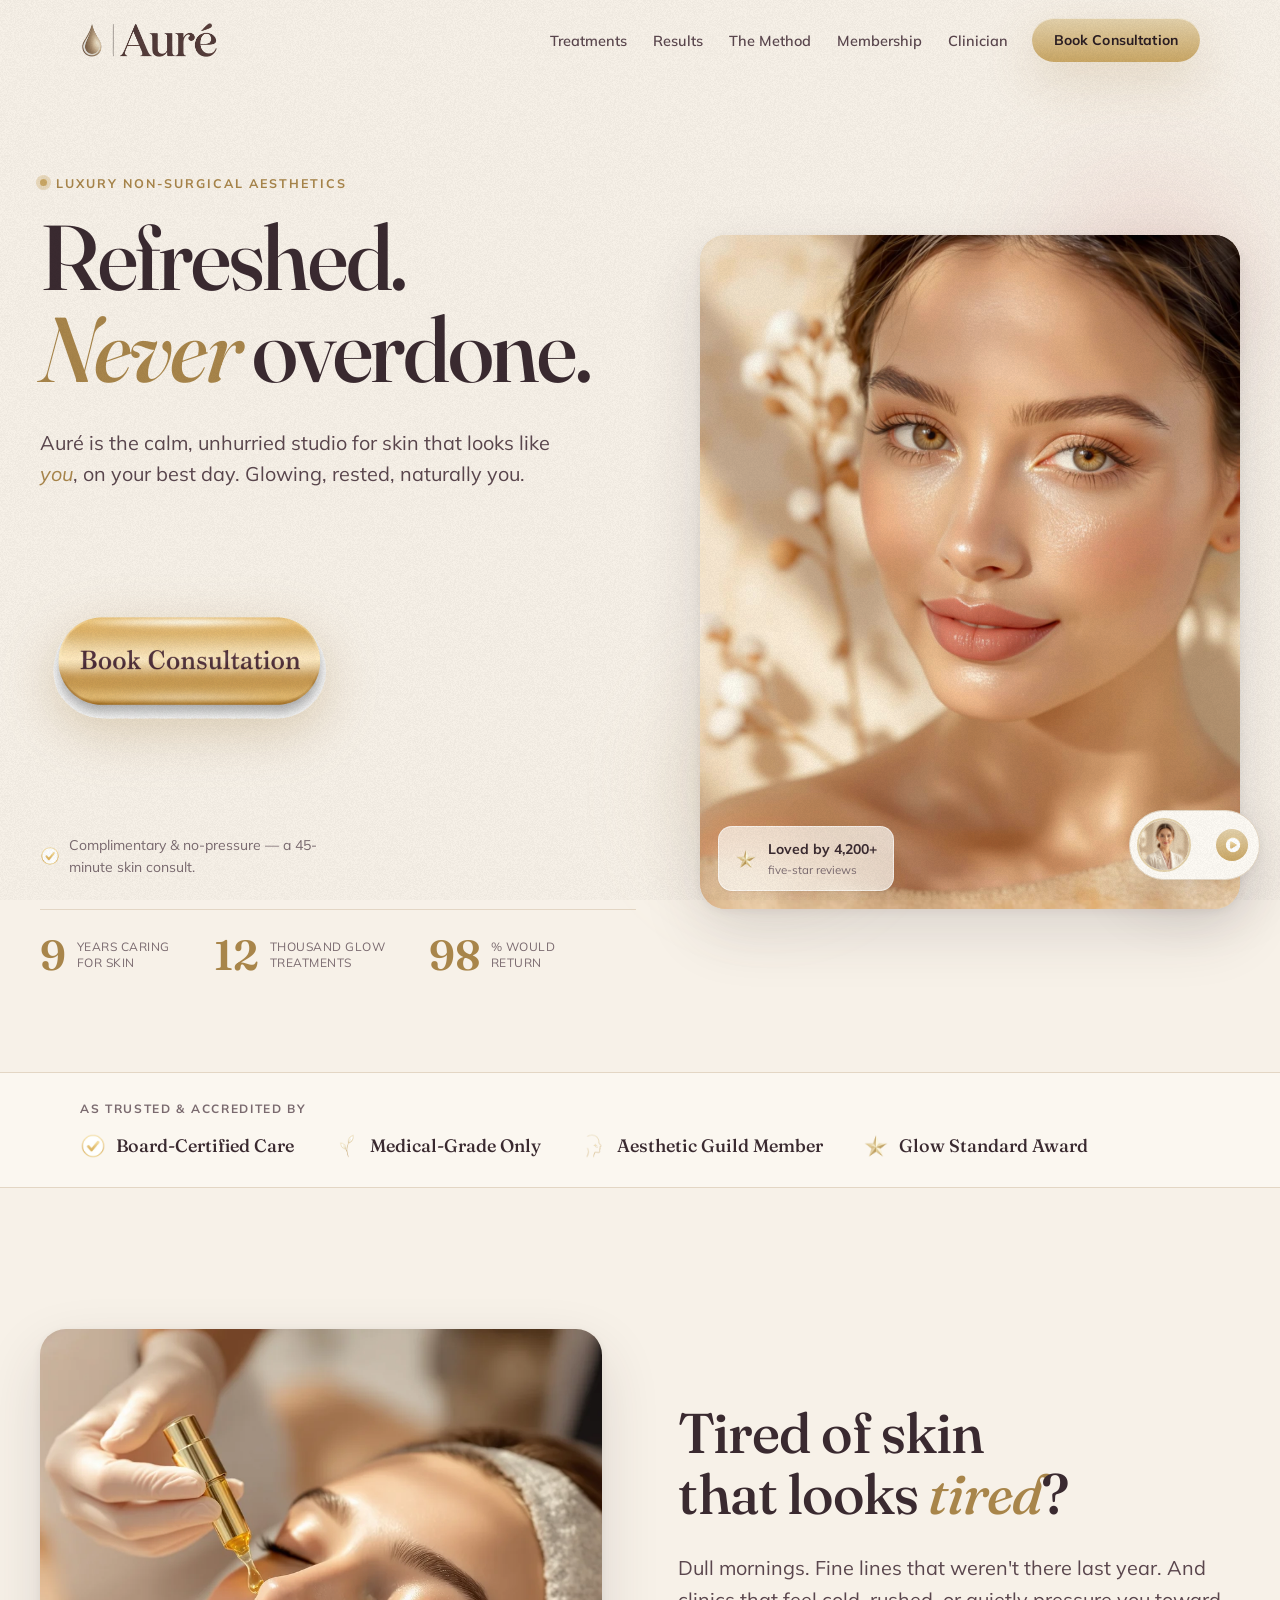
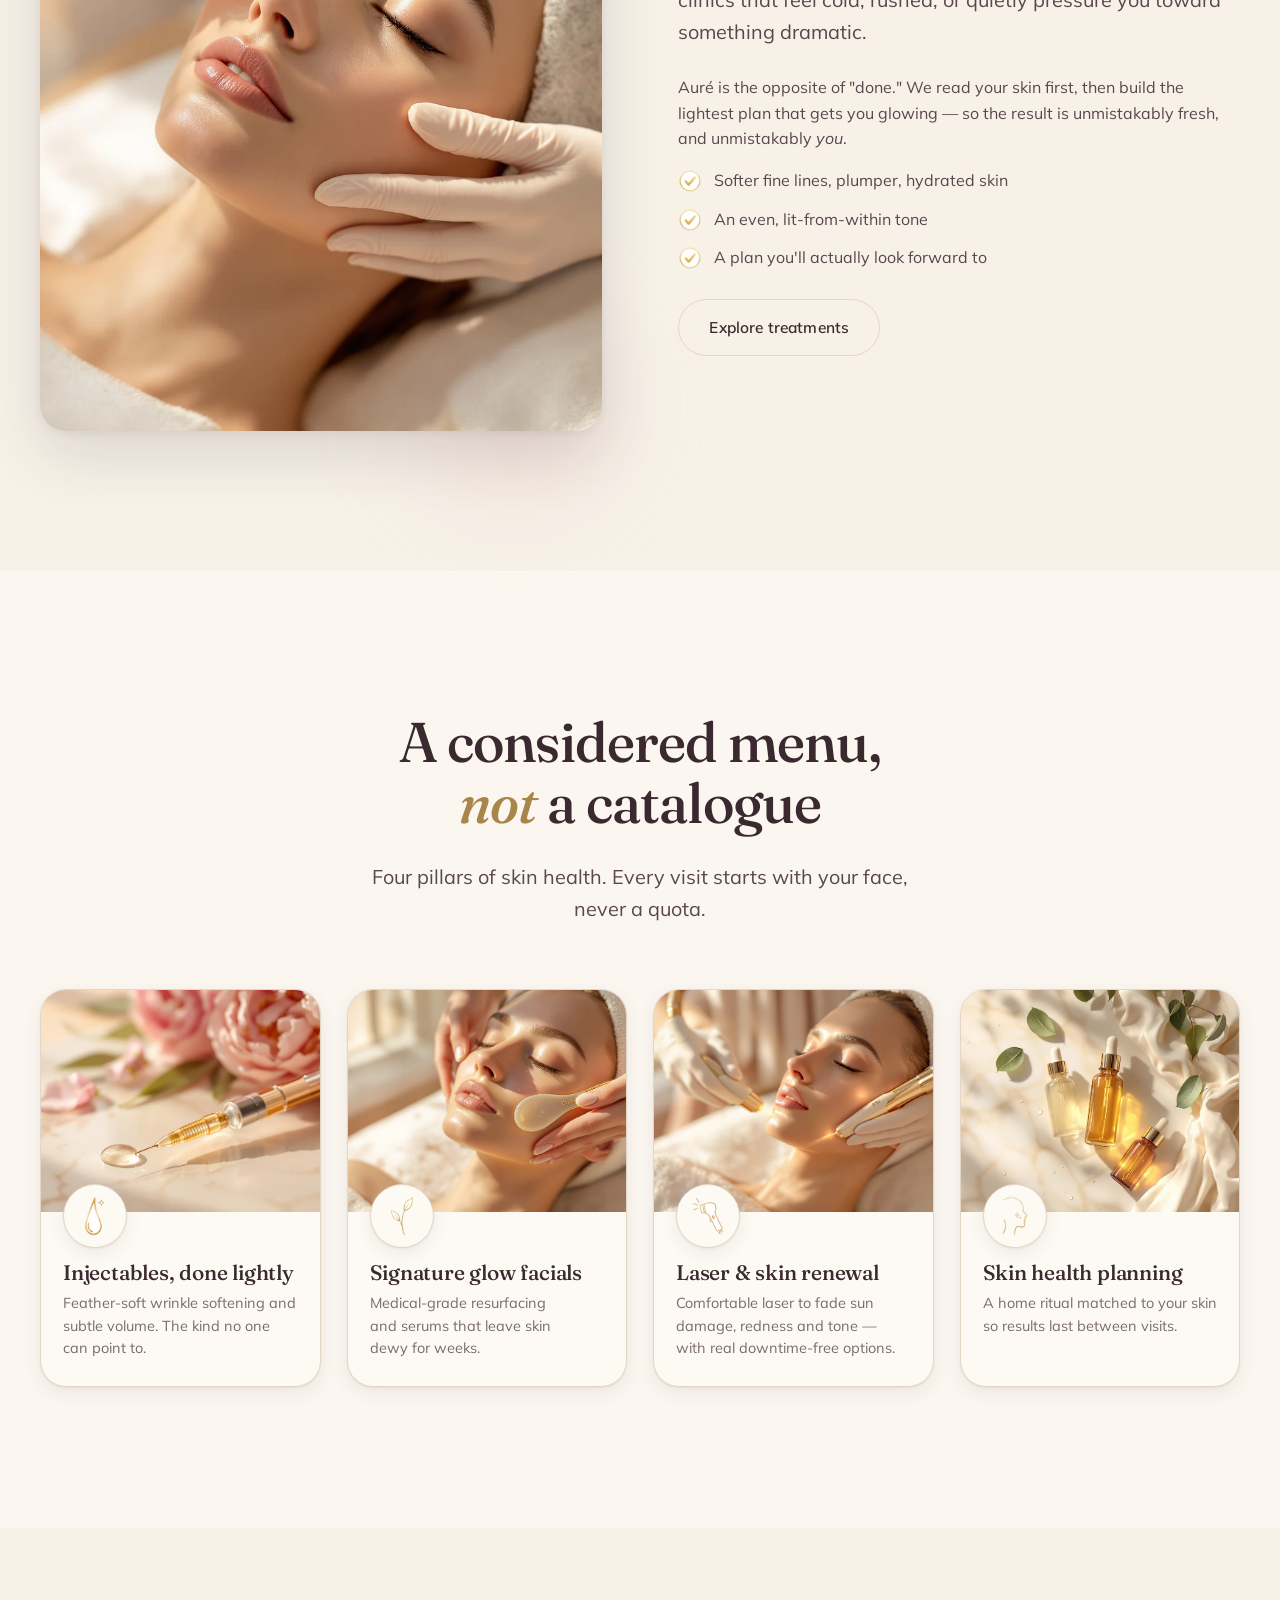
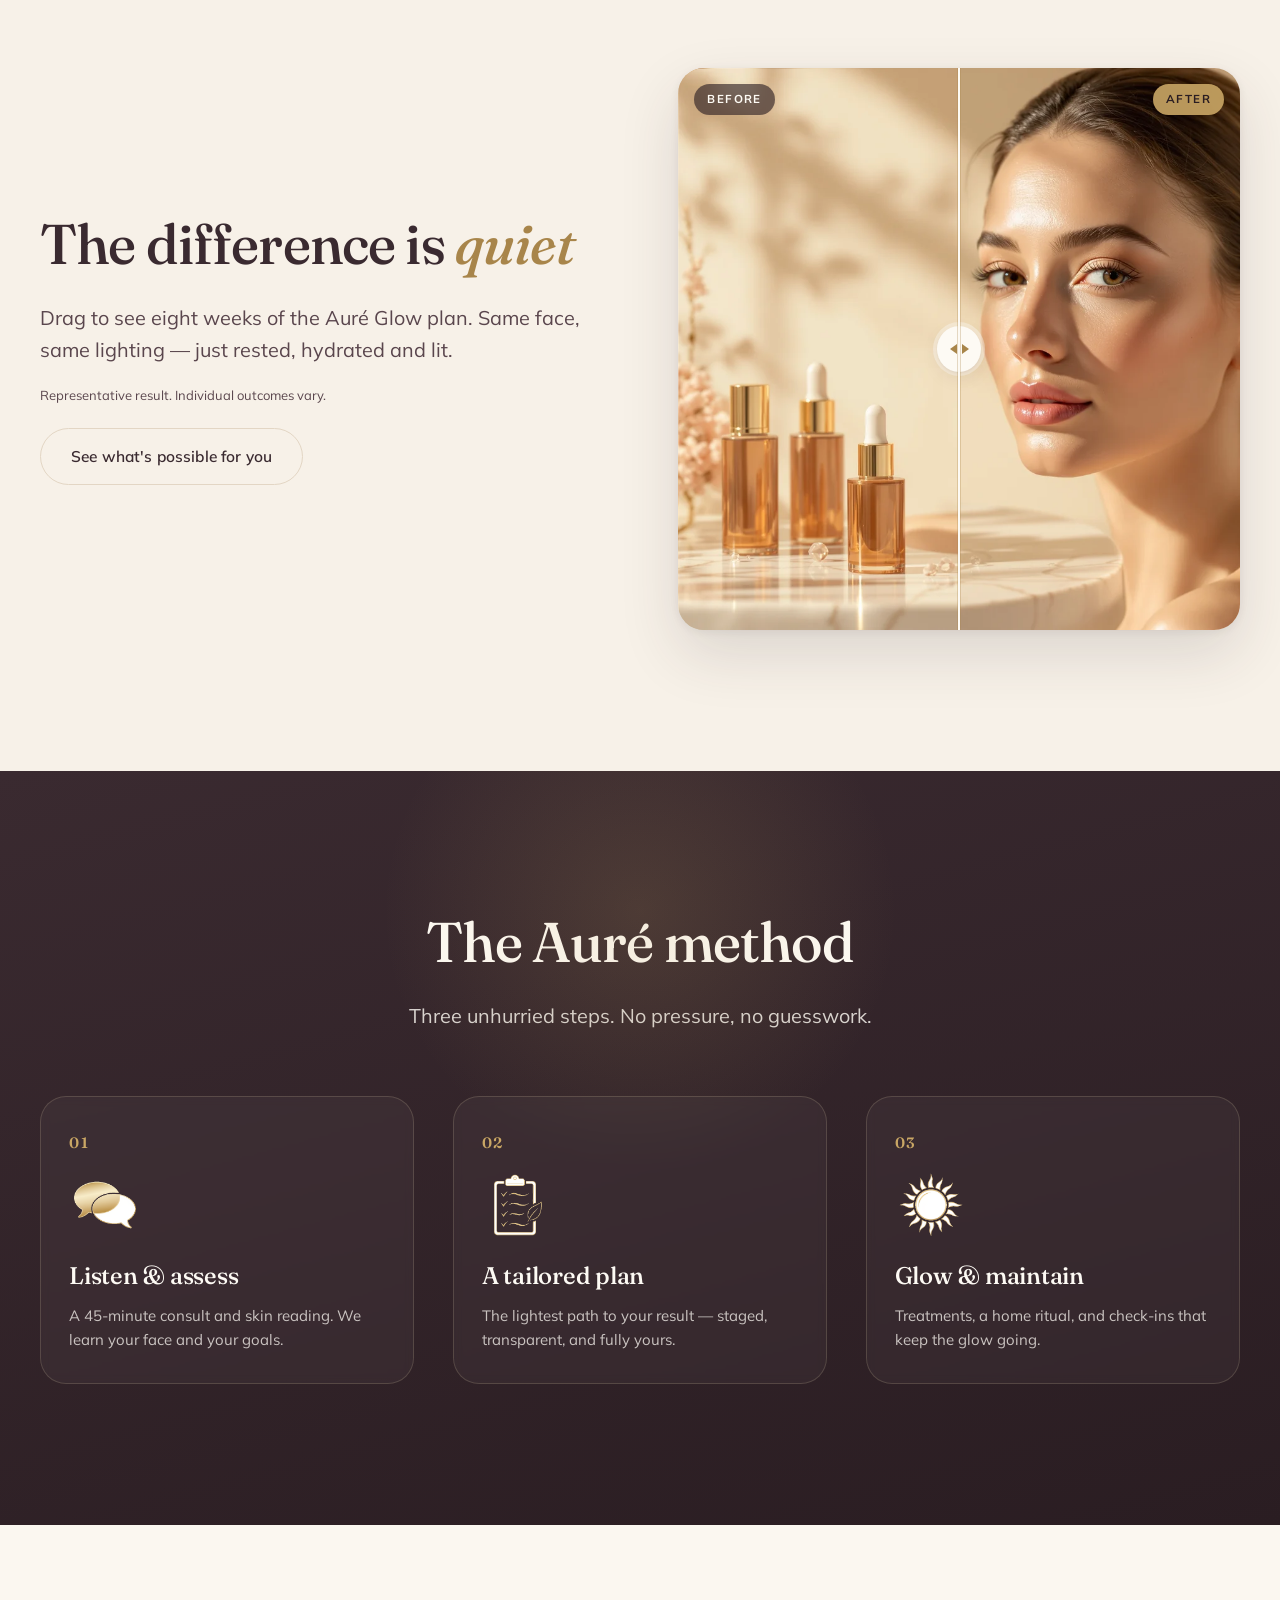
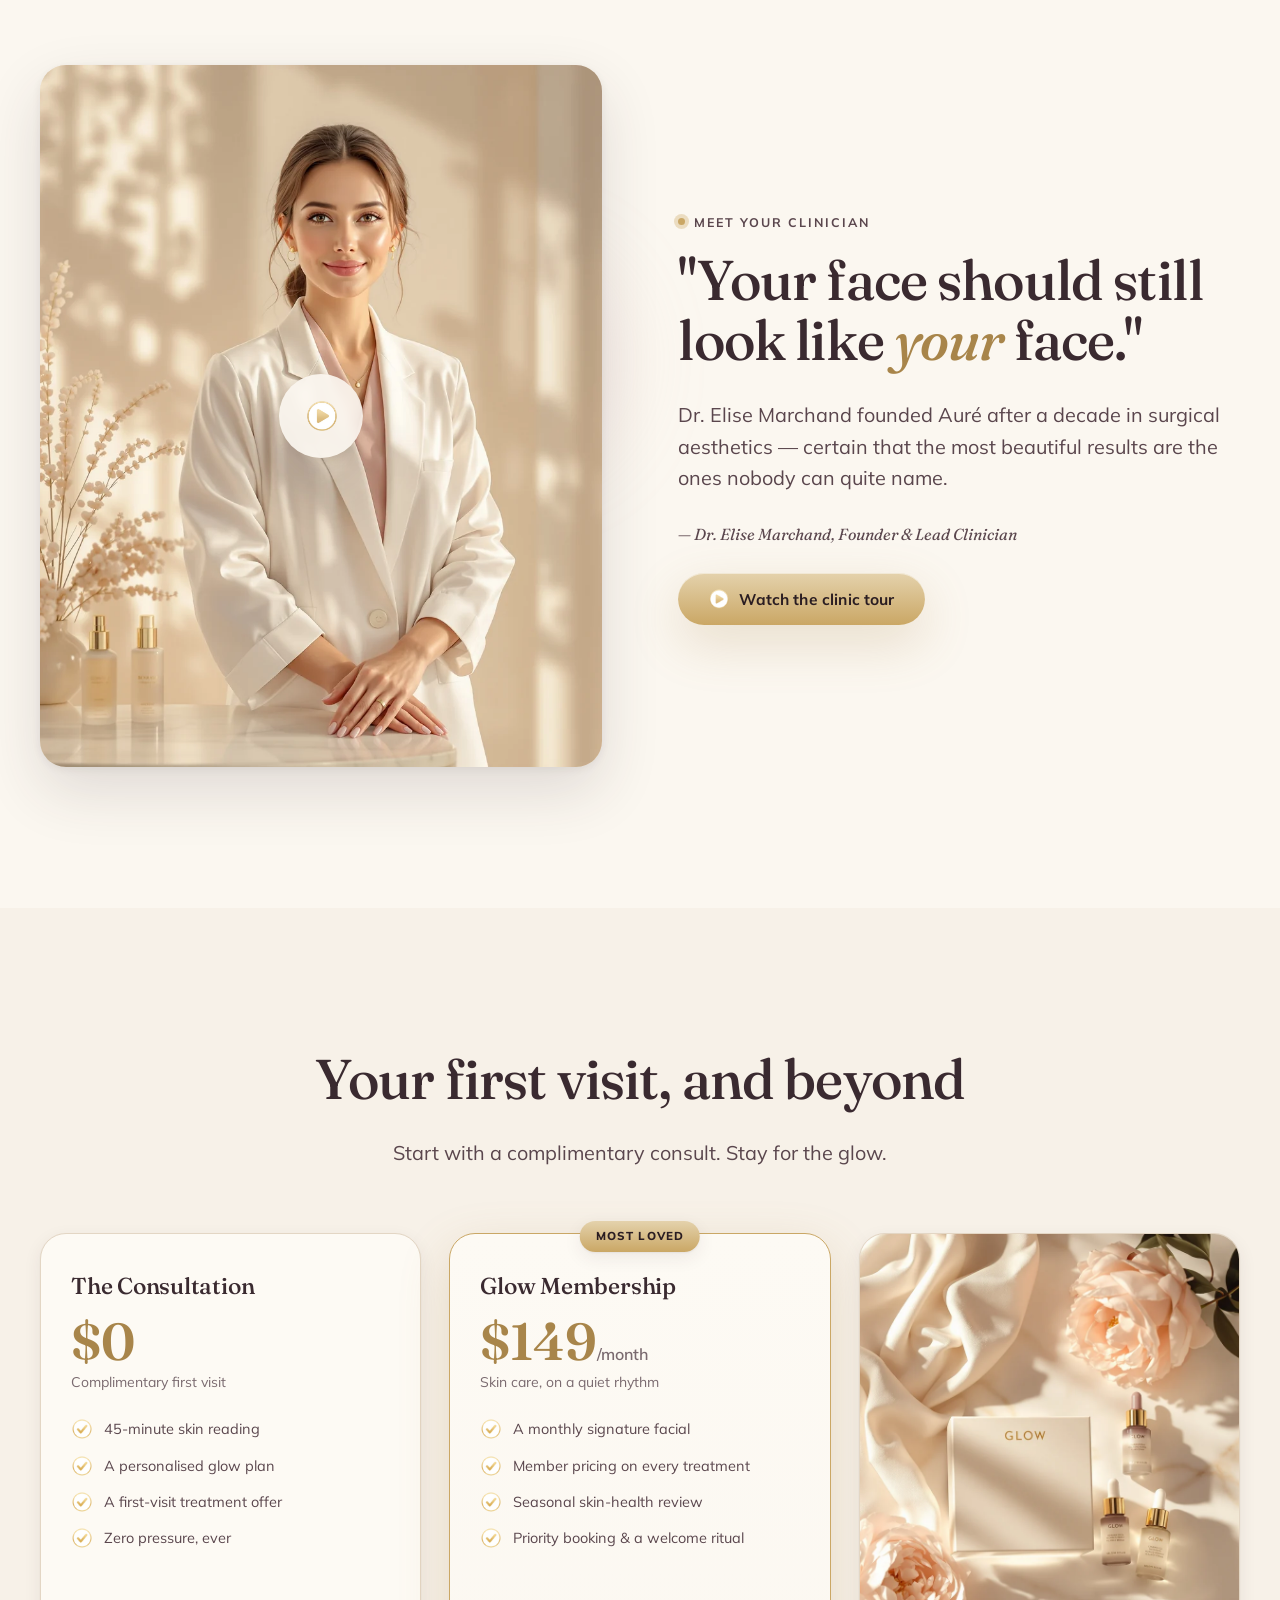
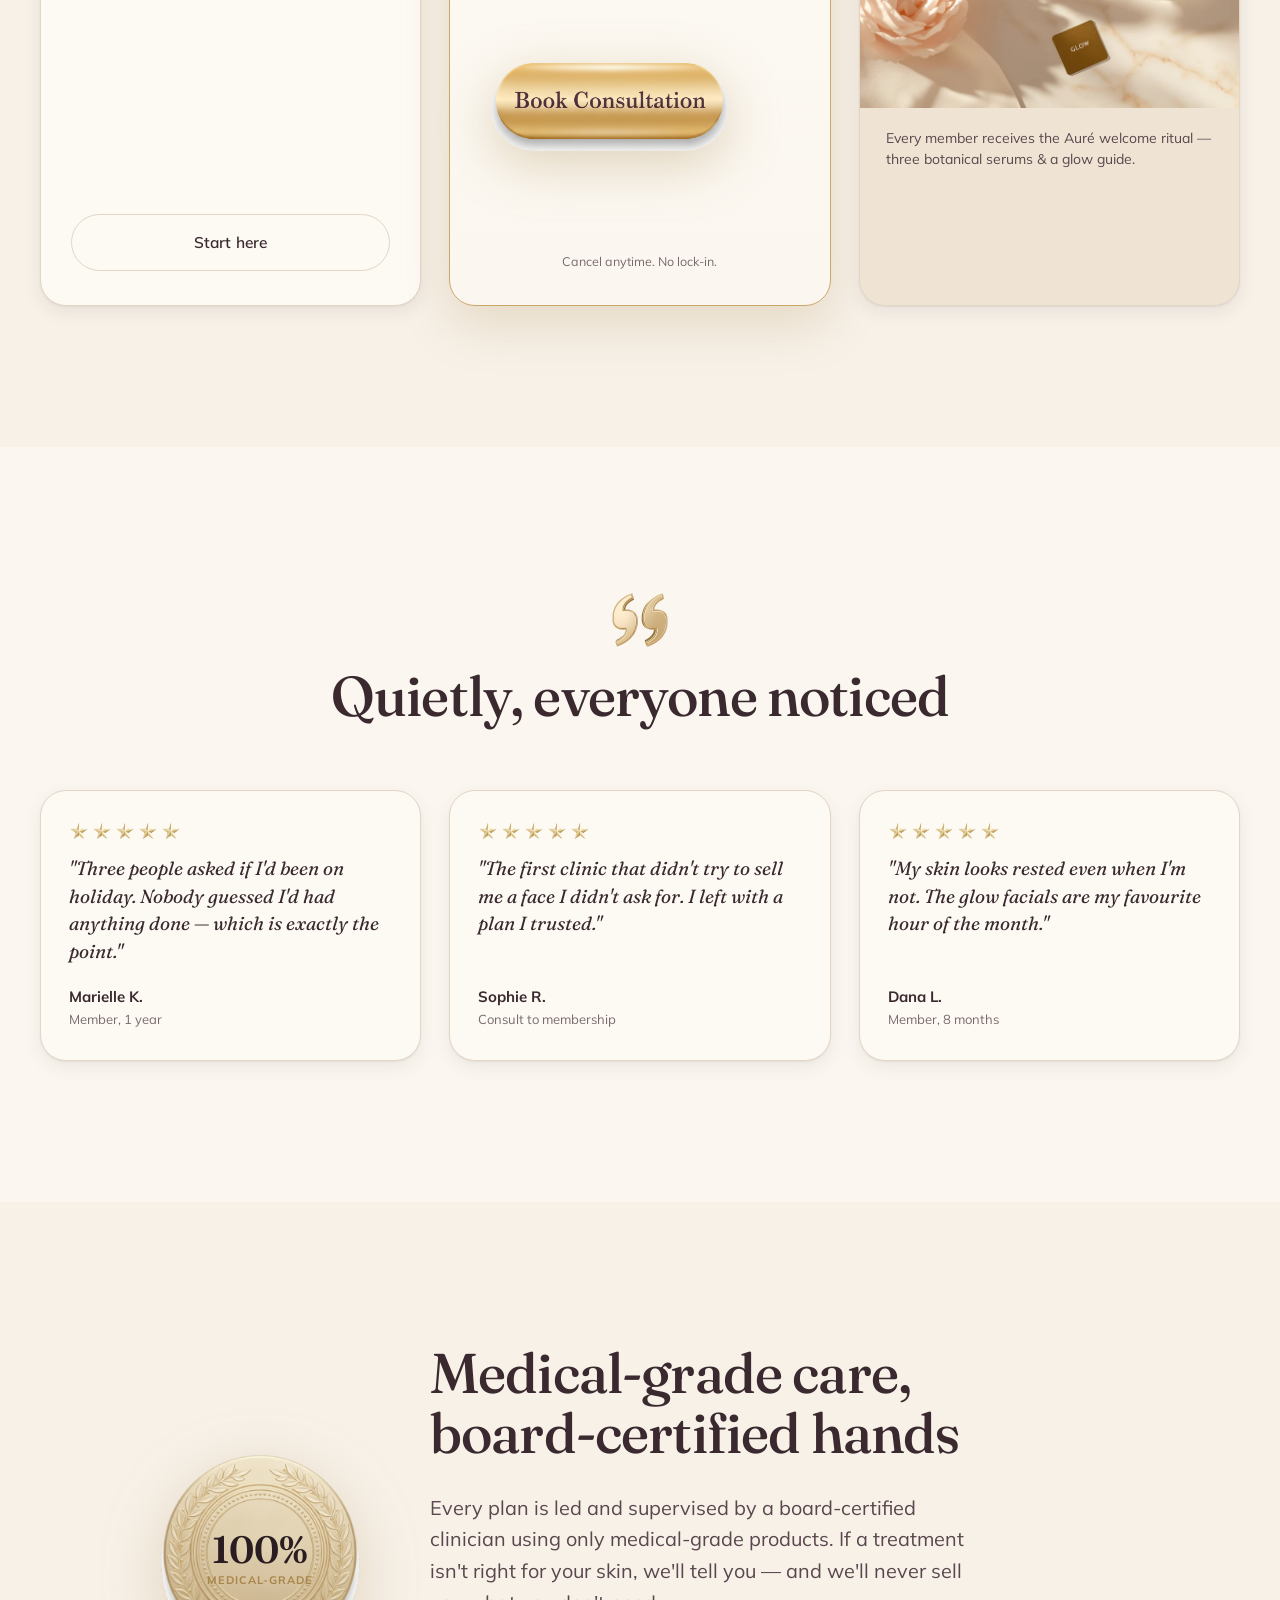
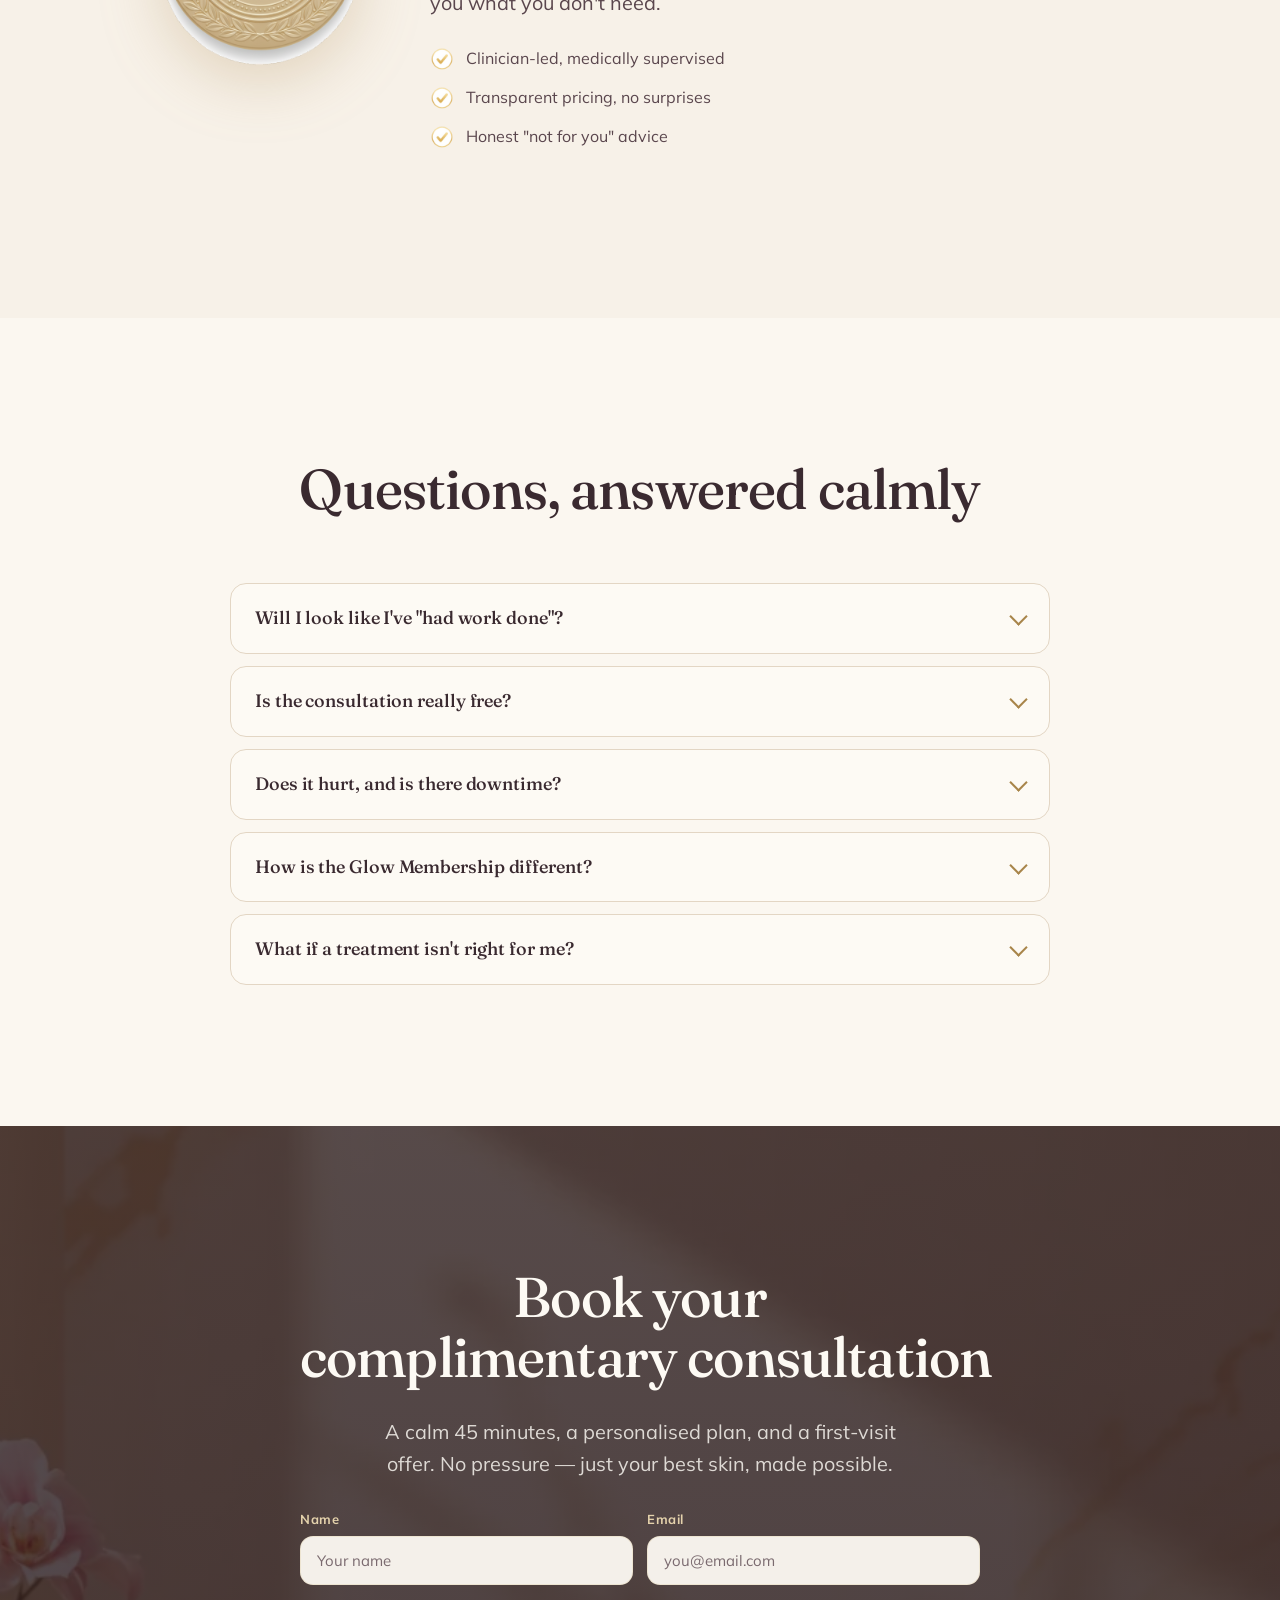
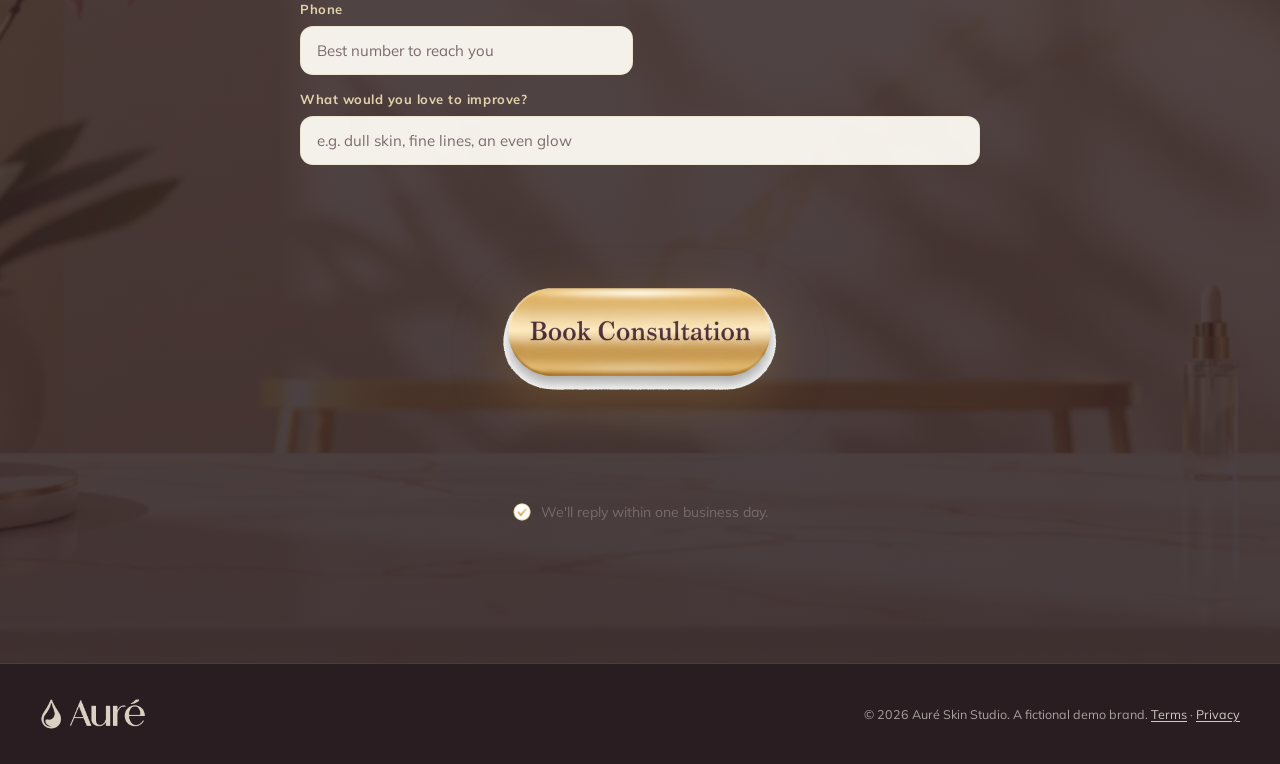
<file: templates/medspa-aure/index.html>
<!doctype html>
<html lang="en">
<head>
<meta charset="utf-8" />
<meta name="viewport" content="width=device-width, initial-scale=1, viewport-fit=cover" />
<title>Auré — Luxury Medical Aesthetics &amp; Skin Studio</title>
<meta name="description" content="Auré is a luxury non-surgical aesthetics studio. Natural, glowing, refreshed skin — without ever looking like you've had work done. Book your complimentary skin consultation." />
<link rel="icon" type="image/png" href="brand/favicon.png" />
<link rel="preconnect" href="https://fonts.googleapis.com" />
<link rel="preconnect" href="https://fonts.gstatic.com" crossorigin />
<link href="https://fonts.googleapis.com/css2?family=Fraunces:ital,opsz,wght@0,9..144,400;0,9..144,500;0,9..144,600;1,9..144,400&family=Mulish:wght@300;400;500;600;700&display=swap" rel="stylesheet" />
<link rel="stylesheet" href="assets/styles.css" />
</head>
<body>
<a class="skip" href="#main">Skip to content</a>

<!-- ============== NAV ============== -->
<header class="nav" id="nav">
  <div class="nav-inner">
    <a class="brand" href="#top" aria-label="Auré home">
      <img src="brand/logo.png" alt="Auré" class="brand-logo" width="150" height="41" />
    </a>
    <nav class="nav-links" aria-label="Primary">
      <a href="#treatments">Treatments</a>
      <a href="#results">Results</a>
      <a href="#method">The Method</a>
      <a href="#membership">Membership</a>
      <a href="#clinician">Clinician</a>
    </nav>
    <a href="#book" class="btn btn-sm nav-cta">Book Consultation</a>
    <button class="nav-toggle" id="navToggle" type="button" aria-label="Open menu" aria-expanded="false" aria-controls="drawer">
      <span></span><span></span><span></span>
    </button>
  </div>
</header>

<!-- mobile drawer -->
<div class="drawer" id="drawer" aria-hidden="true">
  <div class="drawer-head">
    <img src="brand/logo.png" alt="Auré" width="132" height="36" />
    <button class="drawer-close" id="drawerClose" type="button" aria-label="Close menu">&times;</button>
  </div>
  <nav class="drawer-links" aria-label="Mobile">
    <a href="#treatments">Treatments</a>
    <a href="#results">Results</a>
    <a href="#method">The Method</a>
    <a href="#membership">Membership</a>
    <a href="#clinician">Clinician</a>
    <a href="#faq">Questions</a>
  </nav>
  <a href="#book" class="btn drawer-cta">Book Consultation</a>
</div>

<main id="main">
<span id="top"></span>

<!-- ============== 1. SPLIT HERO ============== -->
<section class="hero" aria-labelledby="hero-h1">
  <div class="hero-grid">
    <div class="hero-copy reveal">
      <p class="eyebrow"><span class="dot"></span>Luxury non-surgical aesthetics</p>
      <h1 id="hero-h1" class="vh">Natural, glowing, refreshed skin — without ever looking like you've had work done.</h1>
      <p class="display-h" aria-hidden="true">
        Refreshed.<br /><em>Never</em> overdone.
      </p>
      <p class="lede">
        Auré is the calm, unhurried studio for skin that looks like <em>you</em>,
        on your best day. Glowing, rested, naturally&nbsp;you.
      </p>
      <div class="hero-cta">
        <a href="#book" class="cta-img" aria-label="Book Consultation">
          <img src="assets/img/btn-cta.png" alt="Book Consultation" width="300" height="84" />
        </a>
        <p class="cta-micro">
          <img class="ic-inline" src="assets/img/ic-check.png" alt="" width="20" height="20" />
          Complimentary &amp; no-pressure — a 45-minute skin&nbsp;consult.
        </p>
      </div>
      <ul class="hero-trust">
        <li><strong data-count="9">0</strong><span>years caring<br />for skin</span></li>
        <li><strong data-count="12">0</strong><span>thousand glow<br />treatments</span></li>
        <li><strong data-count="98">0</strong><span>% would<br />return</span></li>
      </ul>
    </div>

    <div class="hero-media reveal">
      <div class="hero-frame">
        <video class="hero-video" autoplay muted loop playsinline preload="metadata"
               poster="assets/video/hero-poster.jpg">
          <source src="assets/video/hero.mp4" type="video/mp4" />
        </video>
        <img class="hero-fallback" src="assets/img/hero.webp" alt="A woman with naturally glowing, dewy, refreshed skin" />
        <div class="hero-chip glass">
          <img src="assets/img/ic-star.png" alt="" width="22" height="22" />
          <div>
            <strong>Loved by 4,200+</strong>
            <span>five-star reviews</span>
          </div>
        </div>
      </div>
      <span class="orb orb-a" aria-hidden="true"></span>
      <span class="orb orb-b" aria-hidden="true"></span>
    </div>
  </div>
</section>

<!-- ============== 2. TRUST STRIP ============== -->
<section class="trust" aria-label="Accreditations">
  <div class="trust-inner">
    <span class="trust-label">As trusted &amp; accredited by</span>
    <ul class="trust-marks">
      <li><img src="assets/img/ic-check.png" alt="" width="26" height="26" /> Board-Certified Care</li>
      <li><img src="assets/img/ic-facial.png" alt="" width="26" height="26" /> Medical-Grade Only</li>
      <li><img src="assets/img/ic-skin.png" alt="" width="26" height="26" /> Aesthetic Guild Member</li>
      <li><img src="assets/img/ic-star.png" alt="" width="26" height="26" /> Glow Standard Award</li>
    </ul>
  </div>
</section>

<!-- ============== 3. PROMISE / TRANSFORMATION SPLIT ============== -->
<section class="split" id="results" aria-labelledby="promise-h">
  <div class="split-grid">
    <div class="split-media reveal">
      <div class="frame frame-tall">
        <img src="assets/img/promise.webp" alt="A clinician applying a luminous serum to glowing, dewy skin" />
      </div>
      <span class="orb orb-c" aria-hidden="true"></span>
    </div>
    <div class="split-copy reveal">
      <h2 id="promise-h" class="h2">Tired of skin that looks <em>tired</em>?</h2>
      <p class="lede">
        Dull mornings. Fine lines that weren't there last year. And clinics that feel
        cold, rushed, or quietly pressure you toward something&nbsp;dramatic.
      </p>
      <p>
        Auré is the opposite of "done." We read your skin first, then build the
        lightest plan that gets you glowing — so the result is unmistakably
        fresh, and unmistakably&nbsp;<em>you</em>.
      </p>
      <ul class="ticklist">
        <li><img src="assets/img/ic-check.png" alt="" width="24" height="24" />Softer fine lines, plumper, hydrated&nbsp;skin</li>
        <li><img src="assets/img/ic-check.png" alt="" width="24" height="24" />An even, lit-from-within&nbsp;tone</li>
        <li><img src="assets/img/ic-check.png" alt="" width="24" height="24" />A plan you'll actually look forward&nbsp;to</li>
      </ul>
      <a href="#treatments" class="btn btn-ghost">Explore treatments</a>
    </div>
  </div>
</section>

<!-- ============== 4. TREATMENT MENU ============== -->
<section class="menu" id="treatments" aria-labelledby="menu-h">
  <div class="section-head reveal">
    <h2 id="menu-h" class="h2">A considered menu, <em>not</em> a catalogue</h2>
    <p class="lede">Four pillars of skin health. Every visit starts with your face, never a&nbsp;quota.</p>
  </div>
  <div class="menu-grid">
    <article class="card reveal">
      <div class="card-media"><img src="assets/img/t-injectables.webp" alt="A gold aesthetics instrument on cream marble" /></div>
      <div class="card-body">
        <img class="card-ic" src="assets/img/ic-injectables.png" alt="" width="72" height="72" />
        <h3>Injectables, done lightly</h3>
        <p>Feather-soft wrinkle softening and subtle volume. The kind no one can point&nbsp;to.</p>
      </div>
    </article>
    <article class="card reveal">
      <div class="card-media"><img src="assets/img/t-facial.webp" alt="A gua sha tool gliding on dewy, glowing skin" /></div>
      <div class="card-body">
        <img class="card-ic" src="assets/img/ic-facial.png" alt="" width="72" height="72" />
        <h3>Signature glow facials</h3>
        <p>Medical-grade resurfacing and serums that leave skin dewy for&nbsp;weeks.</p>
      </div>
    </article>
    <article class="card reveal">
      <div class="card-media"><img src="assets/img/t-laser.webp" alt="A gentle laser device glowing near a luminous cheek" /></div>
      <div class="card-body">
        <img class="card-ic" src="assets/img/ic-laser.png" alt="" width="72" height="72" />
        <h3>Laser &amp; skin renewal</h3>
        <p>Comfortable laser to fade sun damage, redness and tone — with real&nbsp;downtime-free options.</p>
      </div>
    </article>
    <article class="card reveal">
      <div class="card-media"><img src="assets/img/t-skinhealth.webp" alt="Botanical serums and leaves on cream marble" /></div>
      <div class="card-body">
        <img class="card-ic" src="assets/img/ic-skin.png" alt="" width="72" height="72" />
        <h3>Skin health planning</h3>
        <p>A home ritual matched to your skin so results last between&nbsp;visits.</p>
      </div>
    </article>
  </div>
</section>

<!-- ============== 5. BEFORE / AFTER SLIDER ============== -->
<section class="compare" aria-labelledby="compare-h">
  <div class="split-grid compare-grid">
    <div class="split-copy reveal">
      <h2 id="compare-h" class="h2">The difference is <em>quiet</em></h2>
      <p class="lede">
        Drag to see eight weeks of the Auré Glow plan. Same face, same lighting —
        just rested, hydrated and&nbsp;lit.
      </p>
      <p class="muted-note">Representative result. Individual outcomes&nbsp;vary.</p>
      <a href="#book" class="btn btn-ghost">See what's possible for you</a>
    </div>
    <div class="split-media reveal">
      <div class="ba" id="ba" aria-label="Before and after comparison slider">
        <img class="ba-after" src="assets/img/after.webp" alt="After: luminous, dewy, refreshed skin" draggable="false" />
        <div class="ba-before" id="baBefore">
          <img src="assets/img/before.webp" alt="Before: dull, tired skin with fine lines" draggable="false" />
        </div>
        <div class="ba-handle" id="baHandle" role="slider" tabindex="0"
             aria-valuemin="0" aria-valuemax="100" aria-valuenow="50" aria-label="Reveal after image">
          <span class="ba-line"></span>
          <span class="ba-grip"><span></span><span></span></span>
        </div>
        <span class="ba-tag ba-tag-before">Before</span>
        <span class="ba-tag ba-tag-after">After</span>
      </div>
    </div>
  </div>
</section>

<!-- ============== 6. THE AURÉ METHOD ============== -->
<section class="method" id="method" aria-labelledby="method-h">
  <div class="section-head reveal">
    <h2 id="method-h" class="h2 on-dark">The Auré method</h2>
    <p class="lede on-dark-muted">Three unhurried steps. No pressure, no&nbsp;guesswork.</p>
  </div>
  <ol class="steps">
    <li class="step reveal">
      <span class="step-no">01</span>
      <img class="step-ic" src="assets/img/ic-consult.png" alt="" width="76" height="76" />
      <h3>Listen &amp; assess</h3>
      <p>A 45-minute consult and skin reading. We learn your face and your&nbsp;goals.</p>
    </li>
    <li class="step reveal">
      <span class="step-no">02</span>
      <img class="step-ic" src="assets/img/ic-plan.png" alt="" width="76" height="76" />
      <h3>A tailored plan</h3>
      <p>The lightest path to your result — staged, transparent, and fully&nbsp;yours.</p>
    </li>
    <li class="step reveal">
      <span class="step-no">03</span>
      <img class="step-ic" src="assets/img/ic-glow.png" alt="" width="76" height="76" />
      <h3>Glow &amp; maintain</h3>
      <p>Treatments, a home ritual, and check-ins that keep the glow&nbsp;going.</p>
    </li>
  </ol>
</section>

<!-- ============== 7. CLINICIAN + VSL ============== -->
<section class="clinician" id="clinician" aria-labelledby="clin-h">
  <div class="split-grid">
    <div class="split-media reveal">
      <div class="frame frame-portrait">
        <img src="assets/img/host.webp" alt="Dr. Elise Marchand, founder and lead clinician at Auré" />
        <button class="play-host" id="hostFab" type="button" aria-label="Meet Dr. Marchand — play video">
          <img src="assets/img/ic-play.png" alt="" width="34" height="34" />
        </button>
      </div>
      <span class="orb orb-c" aria-hidden="true"></span>
    </div>
    <div class="split-copy reveal">
      <p class="eyebrow"><span class="dot"></span>Meet your clinician</p>
      <h2 id="clin-h" class="h2">"Your face should still look like <em>your</em> face."</h2>
      <p class="lede">
        Dr. Elise Marchand founded Auré after a decade in surgical aesthetics —
        certain that the most beautiful results are the ones nobody can quite&nbsp;name.
      </p>
      <p class="sig">— Dr. Elise Marchand, Founder &amp; Lead Clinician</p>
      <button class="btn" id="hostPlay" type="button">
        <img src="assets/img/ic-play.png" alt="" width="22" height="22" />
        Watch the clinic tour
      </button>
    </div>
  </div>
</section>

<!-- ============== 8. GLOW MEMBERSHIP / OFFER STACK ============== -->
<section class="membership" id="membership" aria-labelledby="mem-h">
  <div class="section-head reveal">
    <h2 id="mem-h" class="h2">Your first visit, and beyond</h2>
    <p class="lede">Start with a complimentary consult. Stay for the&nbsp;glow.</p>
  </div>
  <div class="mem-grid">
    <article class="tier reveal">
      <h3 class="tier-name">The Consultation</h3>
      <p class="tier-price"><span class="was">$0</span></p>
      <p class="tier-sub">Complimentary first visit</p>
      <ul class="tier-list">
        <li><img src="assets/img/ic-check.png" alt="" width="22" height="22" />45-minute skin reading</li>
        <li><img src="assets/img/ic-check.png" alt="" width="22" height="22" />A personalised glow plan</li>
        <li><img src="assets/img/ic-check.png" alt="" width="22" height="22" />A first-visit treatment offer</li>
        <li><img src="assets/img/ic-check.png" alt="" width="22" height="22" />Zero pressure, ever</li>
      </ul>
      <a href="#book" class="btn btn-ghost tier-cta">Start here</a>
    </article>

    <article class="tier tier-feature reveal">
      <span class="tier-flag">Most loved</span>
      <h3 class="tier-name">Glow Membership</h3>
      <p class="tier-price">$149<span class="per">/month</span></p>
      <p class="tier-sub">Skin care, on a quiet rhythm</p>
      <ul class="tier-list">
        <li><img src="assets/img/ic-check.png" alt="" width="22" height="22" />A monthly signature facial</li>
        <li><img src="assets/img/ic-check.png" alt="" width="22" height="22" />Member pricing on every treatment</li>
        <li><img src="assets/img/ic-check.png" alt="" width="22" height="22" />Seasonal skin-health review</li>
        <li><img src="assets/img/ic-check.png" alt="" width="22" height="22" />Priority booking &amp; a welcome ritual</li>
      </ul>
      <a href="#book" class="cta-img tier-cta-img" aria-label="Book Consultation">
        <img src="assets/img/btn-cta.png" alt="Book Consultation" width="280" height="78" />
      </a>
      <p class="tier-foot">Cancel anytime. No lock-in.</p>
    </article>

    <article class="tier reveal tier-visual">
      <div class="tier-img"><img src="assets/img/membership.webp" alt="The Auré Glow Membership welcome box and serums" /></div>
      <p class="tier-cap">Every member receives the Auré welcome ritual — three botanical serums &amp; a&nbsp;glow guide.</p>
    </article>
  </div>
</section>

<!-- ============== 9. TESTIMONIALS ============== -->
<section class="testi" aria-labelledby="testi-h">
  <div class="section-head reveal">
    <img class="testi-quote" src="assets/img/ic-quote.png" alt="" width="64" height="64" />
    <h2 id="testi-h" class="h2">Quietly, everyone&nbsp;noticed</h2>
  </div>
  <div class="testi-grid">
    <figure class="quote reveal">
      <div class="stars" aria-label="5 out of 5 stars">
        <img src="assets/img/ic-star.png" alt="" width="20" height="20" /><img src="assets/img/ic-star.png" alt="" width="20" height="20" /><img src="assets/img/ic-star.png" alt="" width="20" height="20" /><img src="assets/img/ic-star.png" alt="" width="20" height="20" /><img src="assets/img/ic-star.png" alt="" width="20" height="20" />
      </div>
      <blockquote>"Three people asked if I'd been on holiday. Nobody guessed I'd had anything done — which is exactly the point."</blockquote>
      <figcaption><strong>Marielle K.</strong><span>Member, 1 year</span></figcaption>
    </figure>
    <figure class="quote reveal">
      <div class="stars" aria-label="5 out of 5 stars">
        <img src="assets/img/ic-star.png" alt="" width="20" height="20" /><img src="assets/img/ic-star.png" alt="" width="20" height="20" /><img src="assets/img/ic-star.png" alt="" width="20" height="20" /><img src="assets/img/ic-star.png" alt="" width="20" height="20" /><img src="assets/img/ic-star.png" alt="" width="20" height="20" />
      </div>
      <blockquote>"The first clinic that didn't try to sell me a face I didn't ask for. I left with a plan I trusted."</blockquote>
      <figcaption><strong>Sophie R.</strong><span>Consult to membership</span></figcaption>
    </figure>
    <figure class="quote reveal">
      <div class="stars" aria-label="5 out of 5 stars">
        <img src="assets/img/ic-star.png" alt="" width="20" height="20" /><img src="assets/img/ic-star.png" alt="" width="20" height="20" /><img src="assets/img/ic-star.png" alt="" width="20" height="20" /><img src="assets/img/ic-star.png" alt="" width="20" height="20" /><img src="assets/img/ic-star.png" alt="" width="20" height="20" />
      </div>
      <blockquote>"My skin looks rested even when I'm not. The glow facials are my favourite hour of the month."</blockquote>
      <figcaption><strong>Dana L.</strong><span>Member, 8 months</span></figcaption>
    </figure>
  </div>
</section>

<!-- ============== 10. GUARANTEE / SAFETY SEAL ============== -->
<section class="guarantee" aria-labelledby="guar-h">
  <div class="guar-inner reveal">
    <div class="seal-wrap">
      <img class="seal" src="assets/img/seal.png" alt="" width="220" height="220" />
      <span class="seal-num"><strong>100%</strong><small>Medical-grade</small></span>
    </div>
    <div class="guar-copy">
      <h2 id="guar-h" class="h2">Medical-grade care, board-certified&nbsp;hands</h2>
      <p class="lede">
        Every plan is led and supervised by a board-certified clinician using only
        medical-grade products. If a treatment isn't right for your skin, we'll tell
        you — and we'll never sell you what you don't&nbsp;need.
      </p>
      <ul class="guar-list">
        <li><img src="assets/img/ic-check.png" alt="" width="22" height="22" />Clinician-led, medically supervised</li>
        <li><img src="assets/img/ic-check.png" alt="" width="22" height="22" />Transparent pricing, no surprises</li>
        <li><img src="assets/img/ic-check.png" alt="" width="22" height="22" />Honest "not for you" advice</li>
      </ul>
    </div>
  </div>
</section>

<!-- ============== 11. FAQ ============== -->
<section class="faq" id="faq" aria-labelledby="faq-h">
  <div class="section-head reveal">
    <h2 id="faq-h" class="h2">Questions, answered&nbsp;calmly</h2>
  </div>
  <div class="faq-list reveal">
    <details>
      <summary>Will I look like I've "had work done"? <span class="chev"></span></summary>
      <div class="faq-a"><p>That's the one thing we promise you won't. Auré's entire approach is the lightest possible touch — softened, rested, glowing skin that reads as a great night's sleep, not a procedure.</p></div>
    </details>
    <details>
      <summary>Is the consultation really free? <span class="chev"></span></summary>
      <div class="faq-a"><p>Yes — your first 45-minute skin consultation is complimentary, with no obligation. You'll leave with a personalised plan and a first-visit treatment offer, whether or not you book that day.</p></div>
    </details>
    <details>
      <summary>Does it hurt, and is there downtime? <span class="chev"></span></summary>
      <div class="faq-a"><p>Most of our signature treatments are comfortable with little to no downtime. Where a treatment needs recovery time, your clinician will walk you through exactly what to expect before you commit.</p></div>
    </details>
    <details>
      <summary>How is the Glow Membership different? <span class="chev"></span></summary>
      <div class="faq-a"><p>Membership is for clients who want skin health on a rhythm: a monthly signature facial, member pricing on every treatment, seasonal reviews, and priority booking — at $149/month, cancel anytime.</p></div>
    </details>
    <details>
      <summary>What if a treatment isn't right for me? <span class="chev"></span></summary>
      <div class="faq-a"><p>Then we'll say so. Every plan is medically supervised, and we'd rather keep you for ten years than sell you the wrong thing once.</p></div>
    </details>
  </div>
</section>

<!-- ============== 12. FINAL CTA + FORM ============== -->
<section class="final" id="book" aria-labelledby="final-h"
         style="background-image:linear-gradient(rgba(42,29,34,.78),rgba(42,29,34,.86)),url('assets/img/cta-band.webp')">
  <div class="final-inner reveal">
    <h2 id="final-h" class="h2 on-dark">Book your complimentary&nbsp;consultation</h2>
    <p class="lede on-dark-muted">
      A calm 45 minutes, a personalised plan, and a first-visit offer. No pressure —
      just your best skin, made&nbsp;possible.
    </p>
    <form class="book-form" id="bookForm" novalidate>
      <div class="field">
        <label for="bf-name">Name</label>
        <input id="bf-name" name="name" type="text" autocomplete="name" placeholder="Your name" required />
      </div>
      <div class="field">
        <label for="bf-email">Email</label>
        <input id="bf-email" name="email" type="email" autocomplete="email" placeholder="you@email.com" required />
      </div>
      <div class="field">
        <label for="bf-phone">Phone</label>
        <input id="bf-phone" name="phone" type="tel" autocomplete="tel" placeholder="Best number to reach you" />
      </div>
      <div class="field field-full">
        <label for="bf-goal">What would you love to improve?</label>
        <input id="bf-goal" name="goal" type="text" placeholder="e.g. dull skin, fine lines, an even glow" />
      </div>
      <div class="form-cta">
        <a href="#book" class="cta-img" id="bookSubmit" aria-label="Book Consultation" role="button">
          <img src="assets/img/btn-cta.png" alt="Book Consultation" width="300" height="84" />
        </a>
        <p class="cta-micro on-dark-muted">
          <img class="ic-inline" src="assets/img/ic-check.png" alt="" width="20" height="20" />
          We'll reply within one business&nbsp;day.
        </p>
      </div>
      <p class="form-ok" id="formOk" hidden>Thank you — your request is in. We'll be in touch within one business&nbsp;day.</p>
    </form>
  </div>
</section>
</main>

<!-- ============== FOOTER ============== -->
<footer class="foot">
  <div class="foot-inner">
    <img src="brand/logo-light.png" alt="Auré" class="foot-logo" width="124" height="34" />
    <p class="foot-legal">© <span id="yr">2026</span> Auré Skin Studio. A fictional demo brand. <a href="#top">Terms</a> · <a href="#top">Privacy</a></p>
  </div>
</footer>

<!-- ============== STICKY HOST WIDGET ============== -->
<button class="host-widget" id="hostWidget" type="button" aria-label="Meet Dr. Marchand">
  <span class="host-avatar"><img src="assets/img/host-head.webp" alt="" width="64" height="64" /></span>
  <span class="host-bubble">
    <strong>Meet Dr.&nbsp;Marchand</strong>
    <small>Tour the studio</small>
  </span>
  <span class="host-play"><img src="assets/img/ic-play.png" alt="" width="20" height="20" /></span>
</button>

<!-- ============== VIDEO MODAL ============== -->
<div class="modal" id="hostModal" aria-hidden="true" role="dialog" aria-modal="true" aria-label="Clinic tour video">
  <div class="modal-card">
    <button class="modal-close" id="hostClose" type="button" aria-label="Close video">&times;</button>
    <div class="modal-video">
      <iframe id="hostPlayer" src="" data-src="https://www.youtube.com/embed/aqz-KE-bpKQ?rel=0"
              title="Meet Dr. Marchand — a tour of Auré" loading="lazy"
              allow="autoplay; encrypted-media; picture-in-picture" allowfullscreen></iframe>
    </div>
    <div class="modal-foot">
      <p>See the studio, the calm, and the care — then book a complimentary&nbsp;consult.</p>
      <a href="#book" class="btn" data-close-modal>Book Consultation</a>
    </div>
  </div>
</div>

<script src="assets/script.js" defer></script>
</body>
</html>
</file>
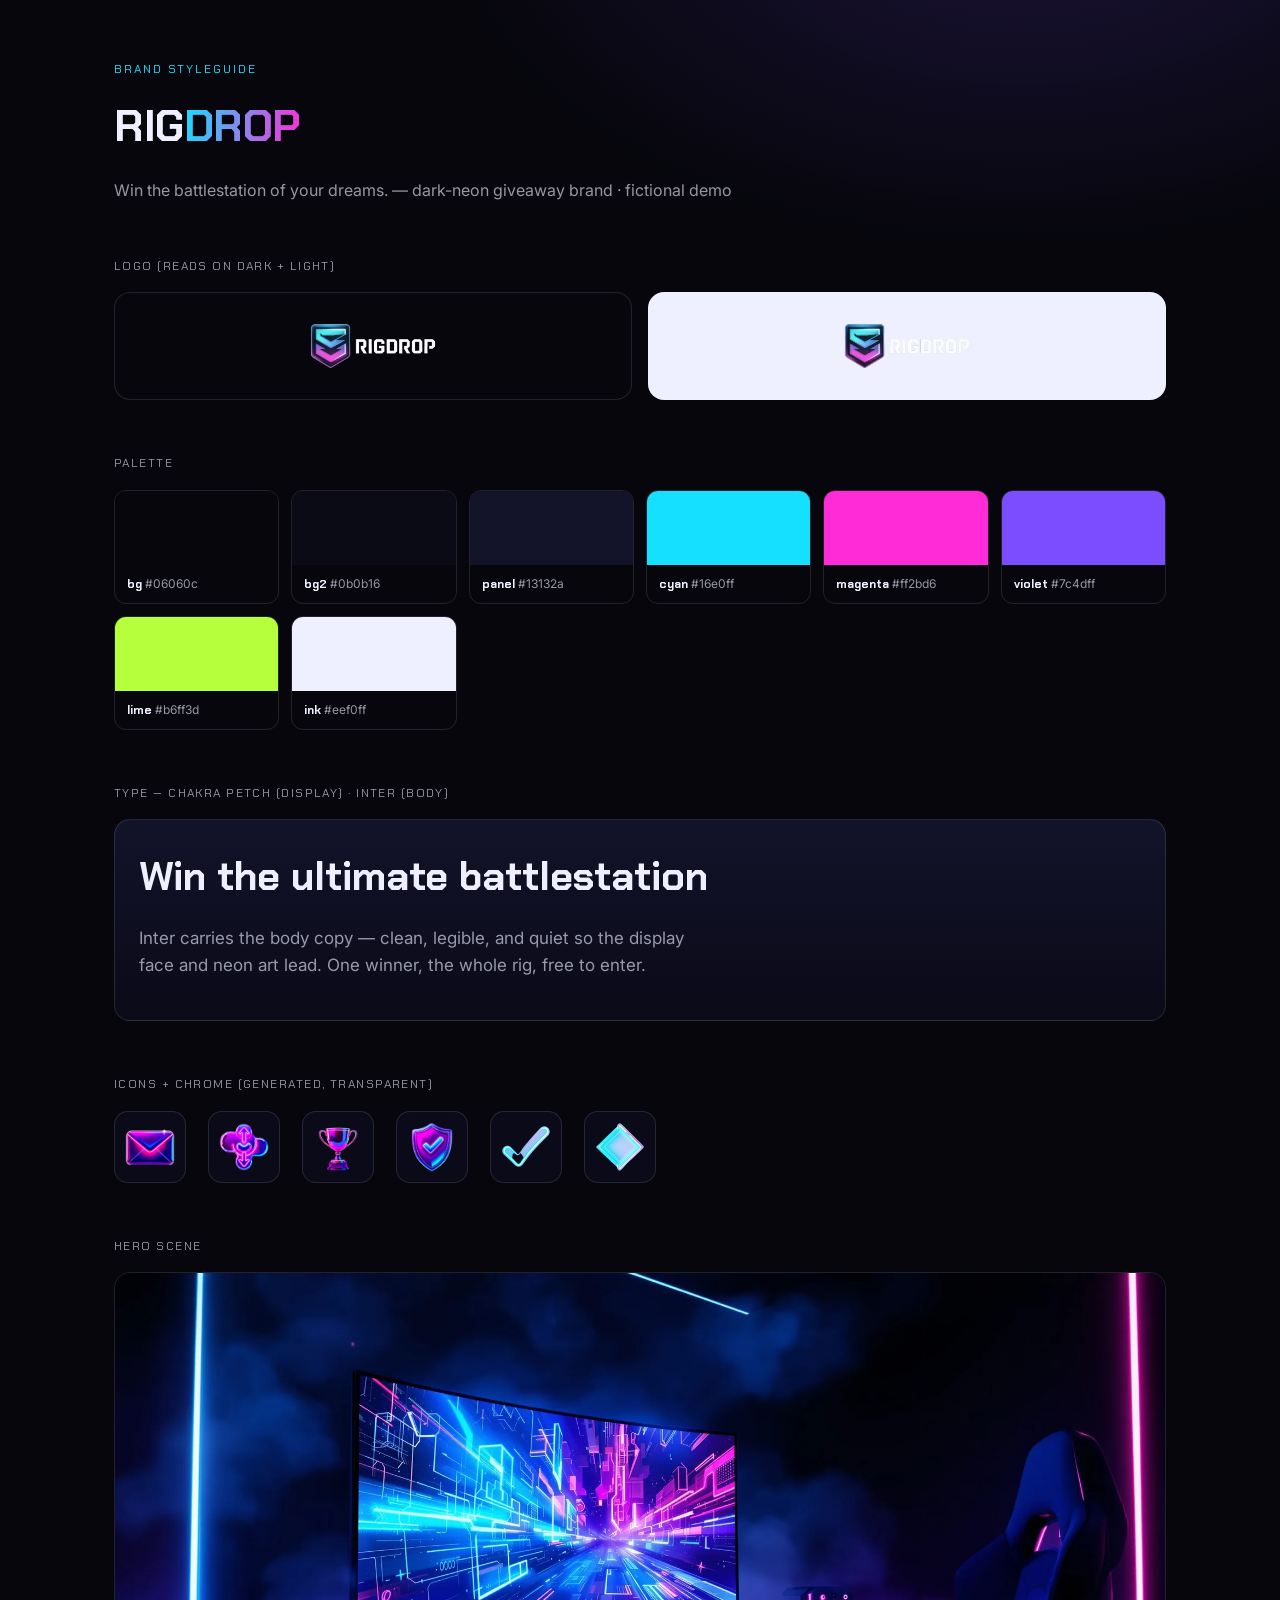
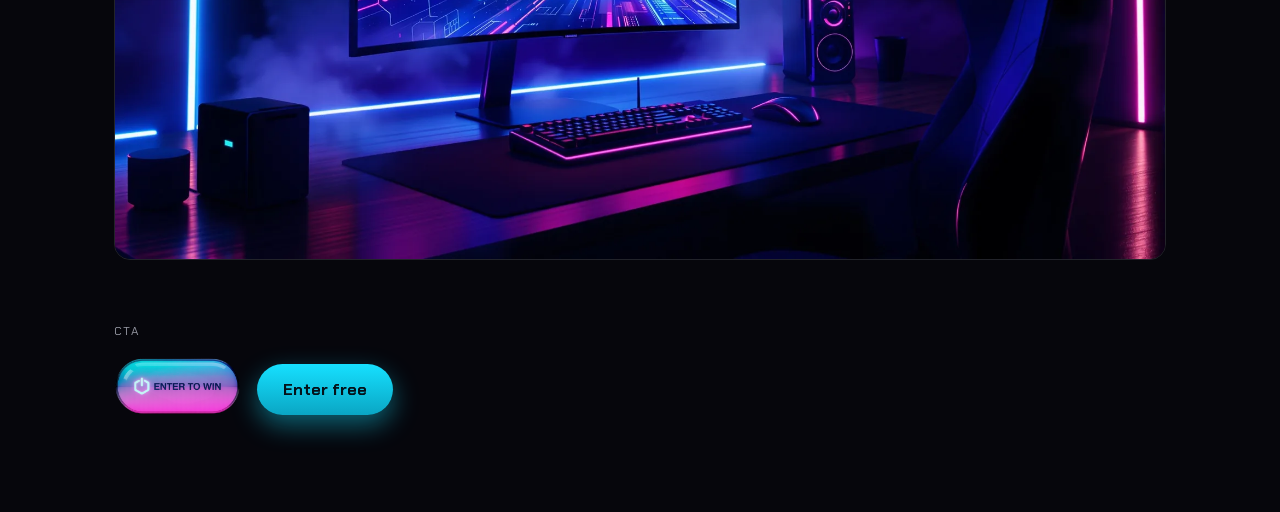
<file: templates/battlestation-giveaway/brand/styleguide.html>
<!doctype html>
<html lang="en">
  <head>
    <meta charset="utf-8">
    <meta name="viewport" content="width=device-width, initial-scale=1">
    <title>RIGDROP — Brand Styleguide</title>
    <link rel="icon" type="image/png" href="favicon.png">
    <link href="https://fonts.googleapis.com/css2?family=Chakra+Petch:wght@500;600;700&family=Inter:wght@400;500;600;700;800;900&display=swap" rel="stylesheet">
    <style>
      :root{
        --bg:#06060c; --bg2:#0b0b16; --panel:#13132a; --ink:#eef0ff; --muted:rgba(238,240,255,.62);
        --line:rgba(238,240,255,.12); --cyan:#16e0ff; --magenta:#ff2bd6; --violet:#7c4dff; --lime:#b6ff3d;
        --display:'Chakra Petch',sans-serif;
      }
      *{box-sizing:border-box}
      body{margin:0;background:radial-gradient(1000px 600px at 80% -5%,rgba(124,77,255,.18),transparent 60%),var(--bg);color:var(--ink);font-family:Inter,system-ui,sans-serif;line-height:1.6}
      .wrap{max-width:1100px;margin:0 auto;padding:48px 24px 90px}
      h1,h2,h3{font-family:var(--display);letter-spacing:-.01em;margin:0}
      .eyebrow{font-family:var(--display);letter-spacing:.16em;text-transform:uppercase;font-size:12px;color:var(--cyan)}
      h1{font-size:44px;margin:8px 0 6px}
      .tag{color:var(--muted)}
      section{margin-top:54px}
      .lbl{font-family:var(--display);letter-spacing:.12em;text-transform:uppercase;font-size:12px;color:var(--muted);margin-bottom:16px}
      .grad{background:linear-gradient(100deg,var(--cyan),var(--magenta));-webkit-background-clip:text;background-clip:text;color:transparent}
      .row{display:flex;flex-wrap:wrap;gap:16px;align-items:center}
      .card{background:linear-gradient(180deg,var(--panel),#0a0a18);border:1px solid var(--line);border-radius:16px;padding:24px}
      .swatches{display:grid;grid-template-columns:repeat(auto-fill,minmax(150px,1fr));gap:12px}
      .sw{border:1px solid var(--line);border-radius:12px;overflow:hidden}
      .sw .chip{height:74px}
      .sw .meta{padding:9px 12px;font-size:12px}
      .sw .meta b{font-family:var(--display)}
      .sw .meta span{color:var(--muted)}
      .type-display{font-family:var(--display);font-weight:700;font-size:40px}
      .type-body{font-size:17px;color:var(--muted);max-width:560px}
      .icons{display:flex;flex-wrap:wrap;gap:22px;align-items:center}
      .icons img{width:72px;height:72px;object-fit:contain;background:#0a0a18;border:1px solid var(--line);border-radius:14px;padding:10px}
      .scene{width:100%;border-radius:16px;border:1px solid var(--line)}
      .btn{display:inline-flex;align-items:center;justify-content:center;padding:13px 26px;border-radius:999px;font-family:var(--display);font-weight:800;color:#04121a;background:linear-gradient(180deg,var(--cyan),#0aa6c4);box-shadow:0 10px 26px rgba(22,224,255,.42)}
      .btn-cta img{height:58px}
      .logo-stage{display:flex;gap:16px;flex-wrap:wrap}
      .logo-stage>div{flex:1;min-width:240px;display:grid;place-items:center;padding:30px;border-radius:16px;border:1px solid var(--line)}
      .on-dark{background:#06060c}
      .on-light{background:#eef0ff}
      .logo-stage img{height:46px}
    </style>
  </head>
  <body>
    <div class="wrap">
      <p class="eyebrow">Brand Styleguide</p>
      <h1>RIG<span class="grad">DROP</span></h1>
      <p class="tag">Win the battlestation of your dreams. — dark-neon giveaway brand · fictional demo</p>

      <section>
        <div class="lbl">Logo (reads on dark + light)</div>
        <div class="logo-stage">
          <div class="on-dark"><img src="logo.png" alt="RIGDROP logo"></div>
          <div class="on-light"><img src="logo.png" alt="RIGDROP logo"></div>
        </div>
      </section>

      <section>
        <div class="lbl">Palette</div>
        <div class="swatches">
          <div class="sw"><div class="chip" style="background:#06060c"></div><div class="meta"><b>bg</b> <span>#06060c</span></div></div>
          <div class="sw"><div class="chip" style="background:#0b0b16"></div><div class="meta"><b>bg2</b> <span>#0b0b16</span></div></div>
          <div class="sw"><div class="chip" style="background:#13132a"></div><div class="meta"><b>panel</b> <span>#13132a</span></div></div>
          <div class="sw"><div class="chip" style="background:#16e0ff"></div><div class="meta"><b>cyan</b> <span>#16e0ff</span></div></div>
          <div class="sw"><div class="chip" style="background:#ff2bd6"></div><div class="meta"><b>magenta</b> <span>#ff2bd6</span></div></div>
          <div class="sw"><div class="chip" style="background:#7c4dff"></div><div class="meta"><b>violet</b> <span>#7c4dff</span></div></div>
          <div class="sw"><div class="chip" style="background:#b6ff3d"></div><div class="meta"><b>lime</b> <span>#b6ff3d</span></div></div>
          <div class="sw"><div class="chip" style="background:#eef0ff"></div><div class="meta"><b>ink</b> <span>#eef0ff</span></div></div>
        </div>
      </section>

      <section>
        <div class="lbl">Type — Chakra Petch (display) · Inter (body)</div>
        <div class="card">
          <div class="type-display">Win the ultimate battlestation</div>
          <p class="type-body">Inter carries the body copy — clean, legible, and quiet so the display face and neon art lead. One winner, the whole rig, free to enter.</p>
        </div>
      </section>

      <section>
        <div class="lbl">Icons + chrome (generated, transparent)</div>
        <div class="icons">
          <img src="../assets/img/ic-enter.png" alt="enter">
          <img src="../assets/img/ic-share.png" alt="share">
          <img src="../assets/img/ic-win.png" alt="win">
          <img src="../assets/img/ic-verified.png" alt="verified">
          <img src="../assets/img/ic-check.png" alt="check">
          <img src="../assets/img/ic-chev.png" alt="chevron">
        </div>
      </section>

      <section>
        <div class="lbl">Hero scene</div>
        <img class="scene" src="../assets/img/hero.webp" alt="Battlestation hero scene">
      </section>

      <section>
        <div class="lbl">CTA</div>
        <div class="row">
          <a class="btn-cta" href="#"><img src="../assets/img/btn-cta.png" alt="Enter to win"></a>
          <span class="btn">Enter free</span>
        </div>
      </section>
    </div>
  </body>
</html>
</file>
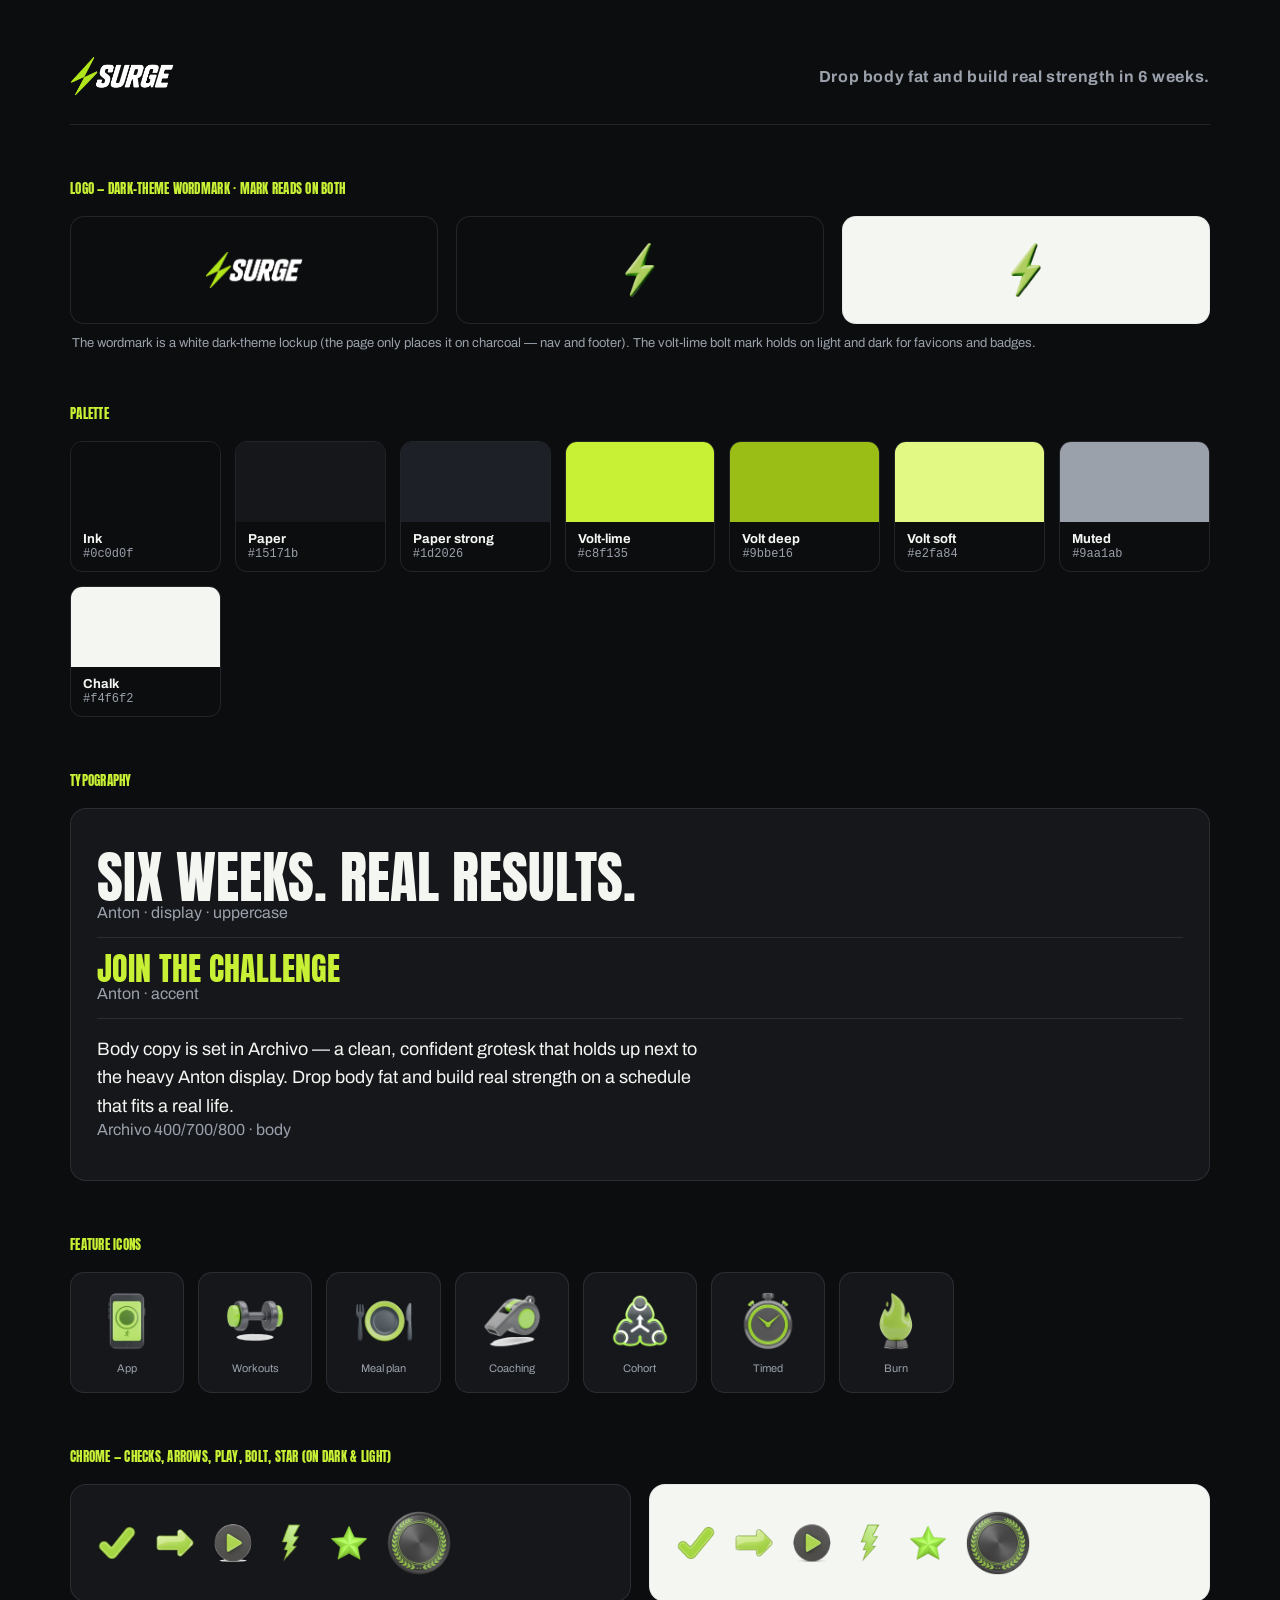
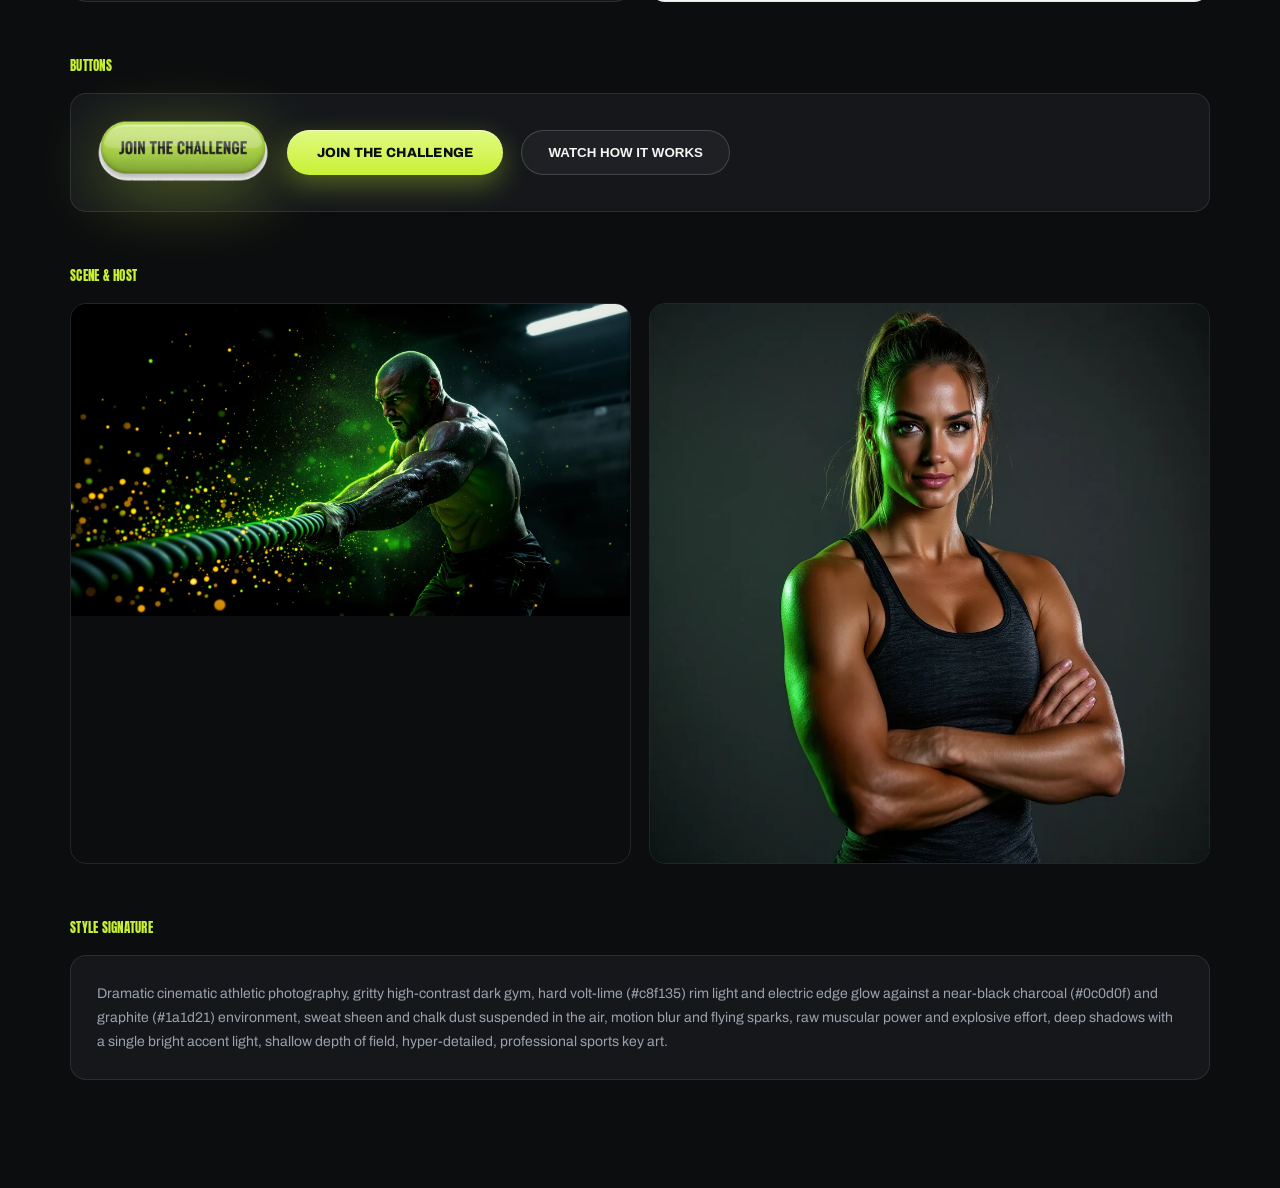
<file: templates/fitness-surge/brand/styleguide.html>
<!doctype html>
<html lang="en">
<head>
<meta charset="utf-8">
<meta name="viewport" content="width=device-width, initial-scale=1">
<title>SURGE — Brand Styleguide</title>
<link rel="icon" type="image/png" href="favicon.png">
<link rel="preconnect" href="https://fonts.googleapis.com">
<link rel="preconnect" href="https://fonts.gstatic.com" crossorigin>
<link href="https://fonts.googleapis.com/css2?family=Anton&family=Archivo:wght@400;600;700;800;900&display=swap" rel="stylesheet">
<style>
  :root{
    --ink:#0c0d0f; --paper:#15171b; --paper-strong:#1d2026; --muted:#9aa1ab; --chalk:#f4f6f2;
    --line:rgba(154,161,171,0.16); --line-strong:rgba(154,161,171,0.30);
    --volt:#c8f135; --volt-deep:#9bbe16; --volt-soft:#e2fa84; --volt-glow:rgba(200,241,53,0.35);
    --display:'Anton',sans-serif; --body:'Archivo',sans-serif;
  }
  *{ box-sizing:border-box; }
  body{ margin:0; background:var(--ink); color:var(--chalk); font-family:var(--body); }
  .wrap{ width:min(1140px, calc(100% - 40px)); margin:0 auto; padding:56px 0 110px; }
  header.sg{ display:flex; align-items:center; justify-content:space-between; gap:20px; flex-wrap:wrap; padding-bottom:28px; border-bottom:1px solid var(--line); }
  header.sg img{ height:40px; }
  header.sg .tag{ color:var(--muted); font-weight:700; letter-spacing:.04em; }
  h2.sg{ font-family:var(--display); text-transform:uppercase; letter-spacing:.02em; font-weight:400; font-size:13px; color:var(--volt); margin:54px 0 18px; }
  .panel{ background:var(--paper); border:1px solid var(--line); border-radius:16px; padding:26px; }
  /* swatches */
  .swatches{ display:grid; grid-template-columns:repeat(auto-fill,minmax(150px,1fr)); gap:14px; }
  .sw{ border:1px solid var(--line); border-radius:12px; overflow:hidden; }
  .sw .chip{ height:80px; }
  .sw .meta{ padding:10px 12px; font-size:12px; }
  .sw .meta b{ display:block; font-size:13px; }
  .sw .meta span{ color:var(--muted); font-family:monospace; }
  /* type */
  .type-row{ border-bottom:1px solid var(--line); padding:16px 0; }
  .type-row:last-child{ border-bottom:0; }
  .disp{ font-family:var(--display); text-transform:uppercase; line-height:.95; }
  /* icons */
  .iconset{ display:grid; grid-template-columns:repeat(auto-fill,minmax(110px,1fr)); gap:14px; }
  .ic{ background:var(--paper); border:1px solid var(--line); border-radius:14px; padding:18px; text-align:center; }
  .ic img{ width:60px; height:60px; object-fit:contain; }
  .ic span{ display:block; margin-top:8px; font-size:11px; color:var(--muted); }
  .ic.light{ background:#f4f6f2; }
  .ic.light span{ color:#555; }
  /* chrome row */
  .chrome{ display:flex; flex-wrap:wrap; gap:18px; align-items:center; }
  .chrome img{ width:40px; height:40px; object-fit:contain; }
  /* buttons */
  .btns{ display:flex; flex-wrap:wrap; gap:18px; align-items:center; }
  .btn{ display:inline-flex; align-items:center; justify-content:center; padding:15px 30px; border:0; border-radius:999px; font-family:var(--body); font-weight:800; text-transform:uppercase; letter-spacing:.02em; color:var(--ink); background:linear-gradient(180deg,var(--volt-soft),var(--volt)); box-shadow:inset 0 1px 0 rgba(255,255,255,.5), 0 10px 28px var(--volt-glow); }
  .btn-ghost{ display:inline-flex; align-items:center; padding:14px 26px; border-radius:999px; font-weight:800; text-transform:uppercase; color:var(--chalk); background:rgba(255,255,255,.04); border:1px solid var(--line-strong); }
  .btn-cta img{ height:62px; filter:drop-shadow(0 14px 34px var(--volt-glow)); }
  /* scene */
  .scene{ border-radius:16px; overflow:hidden; border:1px solid var(--line); }
  .scene img{ width:100%; display:block; }
  .two{ display:grid; grid-template-columns:1fr 1fr; gap:18px; }
  .logos{ display:flex; gap:18px; flex-wrap:wrap; }
  .logobox{ flex:1; min-width:240px; border-radius:14px; padding:26px; display:flex; align-items:center; justify-content:center; border:1px solid var(--line); }
  .logobox.dark{ background:var(--ink); } .logobox.light{ background:#f4f6f2; }
  .logobox img{ height:38px; }
  @media (max-width:640px){ .two{ grid-template-columns:1fr; } }
</style>
</head>
<body>
<div class="wrap">
  <header class="sg">
    <img src="logo.png" alt="SURGE">
    <span class="tag">Drop body fat and build real strength in 6 weeks.</span>
  </header>

  <h2 class="sg">Logo — dark-theme wordmark · mark reads on both</h2>
  <div class="logos">
    <div class="logobox dark"><img src="logo.png" alt="SURGE wordmark on dark"></div>
    <div class="logobox dark"><img src="logo-mark.png" alt="SURGE volt mark on dark" style="height:54px"></div>
    <div class="logobox light"><img src="logo-mark.png" alt="SURGE volt mark on light" style="height:54px"></div>
  </div>
  <p style="color:var(--muted); font-size:13px; margin:12px 2px 0">The wordmark is a white dark-theme lockup (the page only places it on charcoal — nav and footer). The volt-lime bolt mark holds on light and dark for favicons and badges.</p>

  <h2 class="sg">Palette</h2>
  <div class="swatches">
    <div class="sw"><div class="chip" style="background:#0c0d0f"></div><div class="meta"><b>Ink</b><span>#0c0d0f</span></div></div>
    <div class="sw"><div class="chip" style="background:#15171b"></div><div class="meta"><b>Paper</b><span>#15171b</span></div></div>
    <div class="sw"><div class="chip" style="background:#1d2026"></div><div class="meta"><b>Paper strong</b><span>#1d2026</span></div></div>
    <div class="sw"><div class="chip" style="background:#c8f135"></div><div class="meta"><b>Volt-lime</b><span>#c8f135</span></div></div>
    <div class="sw"><div class="chip" style="background:#9bbe16"></div><div class="meta"><b>Volt deep</b><span>#9bbe16</span></div></div>
    <div class="sw"><div class="chip" style="background:#e2fa84"></div><div class="meta"><b>Volt soft</b><span>#e2fa84</span></div></div>
    <div class="sw"><div class="chip" style="background:#9aa1ab"></div><div class="meta"><b>Muted</b><span>#9aa1ab</span></div></div>
    <div class="sw"><div class="chip" style="background:#f4f6f2"></div><div class="meta"><b>Chalk</b><span>#f4f6f2</span></div></div>
  </div>

  <h2 class="sg">Typography</h2>
  <div class="panel">
    <div class="type-row"><div class="disp" style="font-size:56px">Six weeks. Real results.</div><span style="color:var(--muted)">Anton · display · uppercase</span></div>
    <div class="type-row"><div class="disp" style="font-size:32px; color:var(--volt)">Join the challenge</div><span style="color:var(--muted)">Anton · accent</span></div>
    <div class="type-row"><div style="font-size:18px; line-height:1.6; max-width:60ch">Body copy is set in Archivo — a clean, confident grotesk that holds up next to the heavy Anton display. Drop body fat and build real strength on a schedule that fits a real life.</div><span style="color:var(--muted)">Archivo 400/700/800 · body</span></div>
  </div>

  <h2 class="sg">Feature icons</h2>
  <div class="iconset">
    <div class="ic"><img src="../assets/img/ic-app.png" alt="App"><span>App</span></div>
    <div class="ic"><img src="../assets/img/ic-dumbbell.png" alt="Dumbbell"><span>Workouts</span></div>
    <div class="ic"><img src="../assets/img/ic-meal.png" alt="Meal"><span>Meal plan</span></div>
    <div class="ic"><img src="../assets/img/ic-coach.png" alt="Coach"><span>Coaching</span></div>
    <div class="ic"><img src="../assets/img/ic-community.png" alt="Community"><span>Cohort</span></div>
    <div class="ic"><img src="../assets/img/ic-clock.png" alt="Clock"><span>Timed</span></div>
    <div class="ic"><img src="../assets/img/ic-fire.png" alt="Fire"><span>Burn</span></div>
  </div>

  <h2 class="sg">Chrome — checks, arrows, play, bolt, star (on dark &amp; light)</h2>
  <div class="two">
    <div class="panel chrome">
      <img src="../assets/img/chk-check.png" alt="check">
      <img src="../assets/img/chk-arrow.png" alt="arrow">
      <img src="../assets/img/chk-play.png" alt="play">
      <img src="../assets/img/chk-bolt.png" alt="bolt">
      <img src="../assets/img/chk-star.png" alt="star">
      <img src="../assets/img/seal.png" alt="seal" style="width:64px;height:64px">
    </div>
    <div class="panel chrome" style="background:#f4f6f2">
      <img src="../assets/img/chk-check.png" alt="check">
      <img src="../assets/img/chk-arrow.png" alt="arrow">
      <img src="../assets/img/chk-play.png" alt="play">
      <img src="../assets/img/chk-bolt.png" alt="bolt">
      <img src="../assets/img/chk-star.png" alt="star">
      <img src="../assets/img/seal.png" alt="seal" style="width:64px;height:64px">
    </div>
  </div>

  <h2 class="sg">Buttons</h2>
  <div class="panel btns">
    <a class="btn-cta"><img src="../assets/img/btn-cta.png" alt="Join the Challenge"></a>
    <button class="btn">Join the Challenge</button>
    <button class="btn-ghost">Watch how it works</button>
  </div>

  <h2 class="sg">Scene &amp; host</h2>
  <div class="two">
    <div class="scene"><img src="../assets/img/hero.webp" alt="Hero scene"></div>
    <div class="scene"><img src="../assets/img/host.webp" alt="Coach Mara Vance"></div>
  </div>

  <h2 class="sg">Style signature</h2>
  <div class="panel" style="color:var(--muted); line-height:1.7; font-size:14px">
    Dramatic cinematic athletic photography, gritty high-contrast dark gym, hard volt-lime (#c8f135) rim light and electric edge glow against a near-black charcoal (#0c0d0f) and graphite (#1a1d21) environment, sweat sheen and chalk dust suspended in the air, motion blur and flying sparks, raw muscular power and explosive effort, deep shadows with a single bright accent light, shallow depth of field, hyper-detailed, professional sports key art.
  </div>
</div>
</body>
</html>
</file>
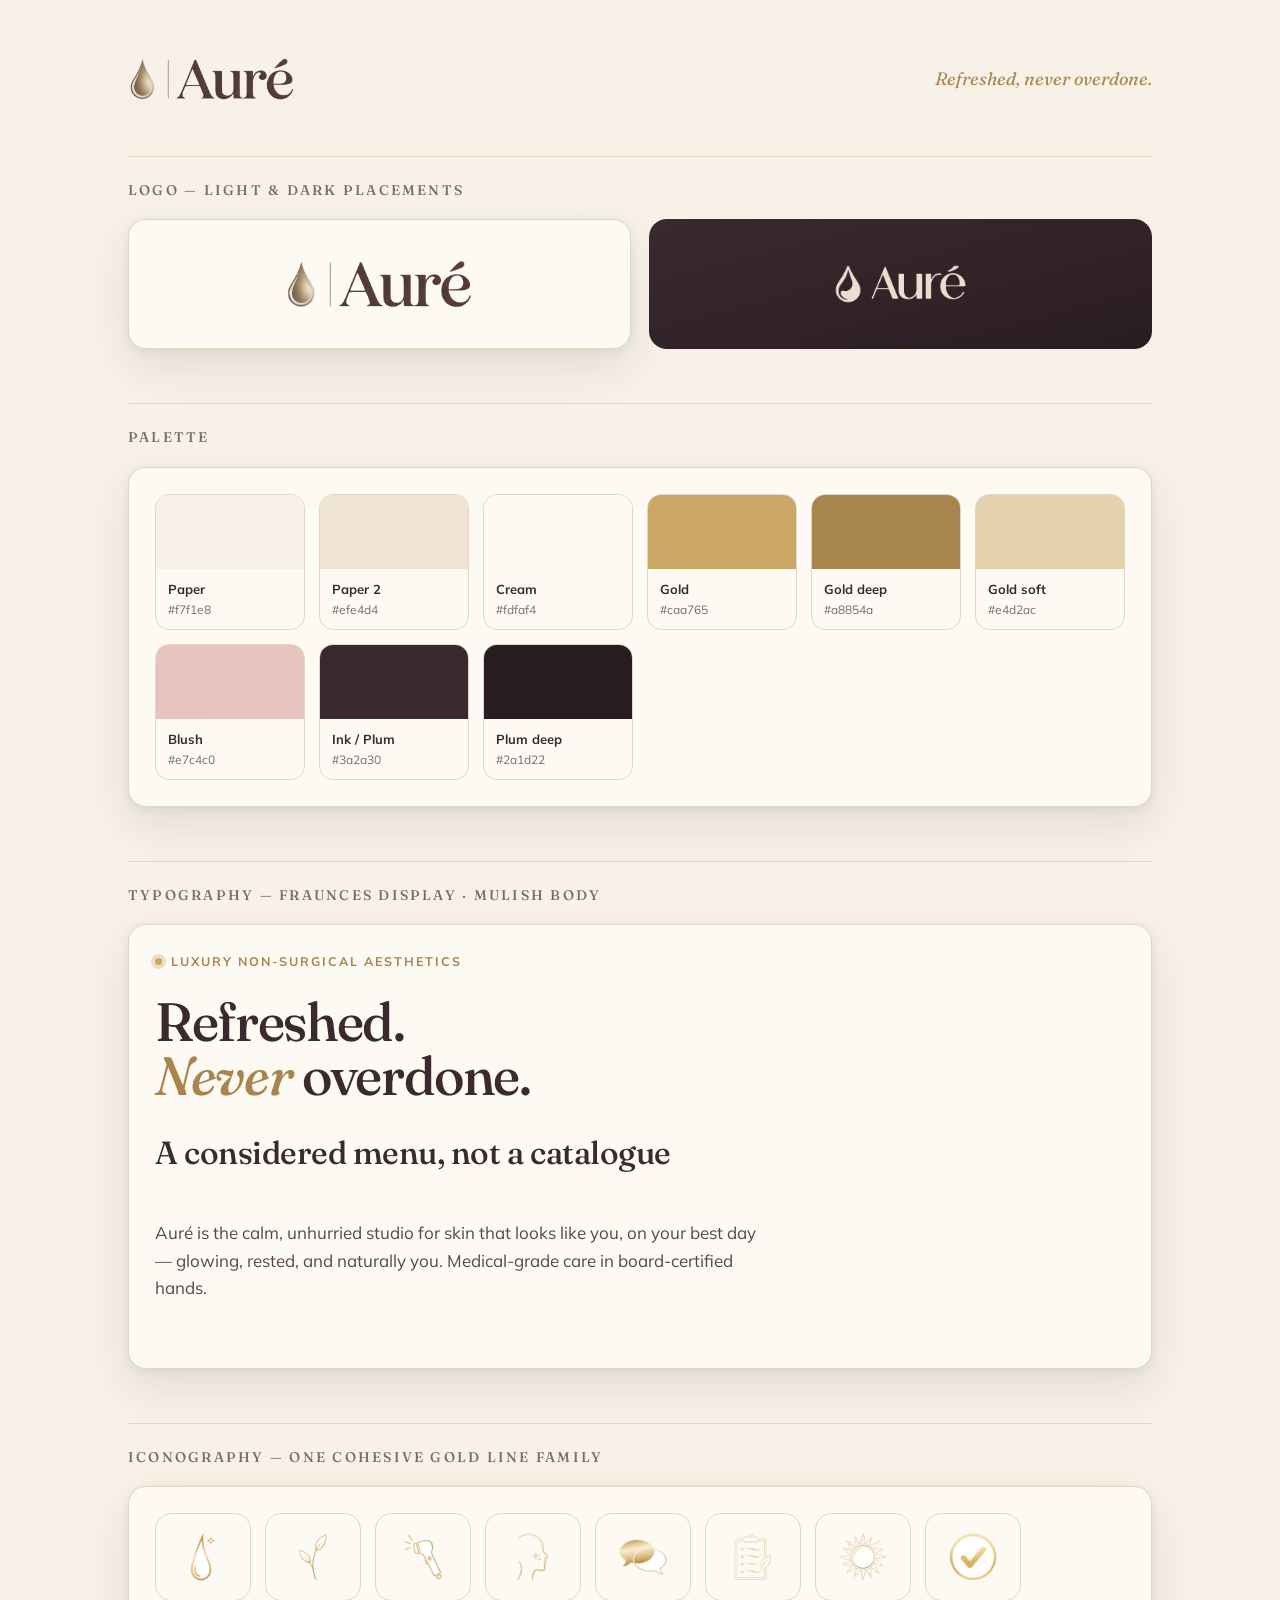
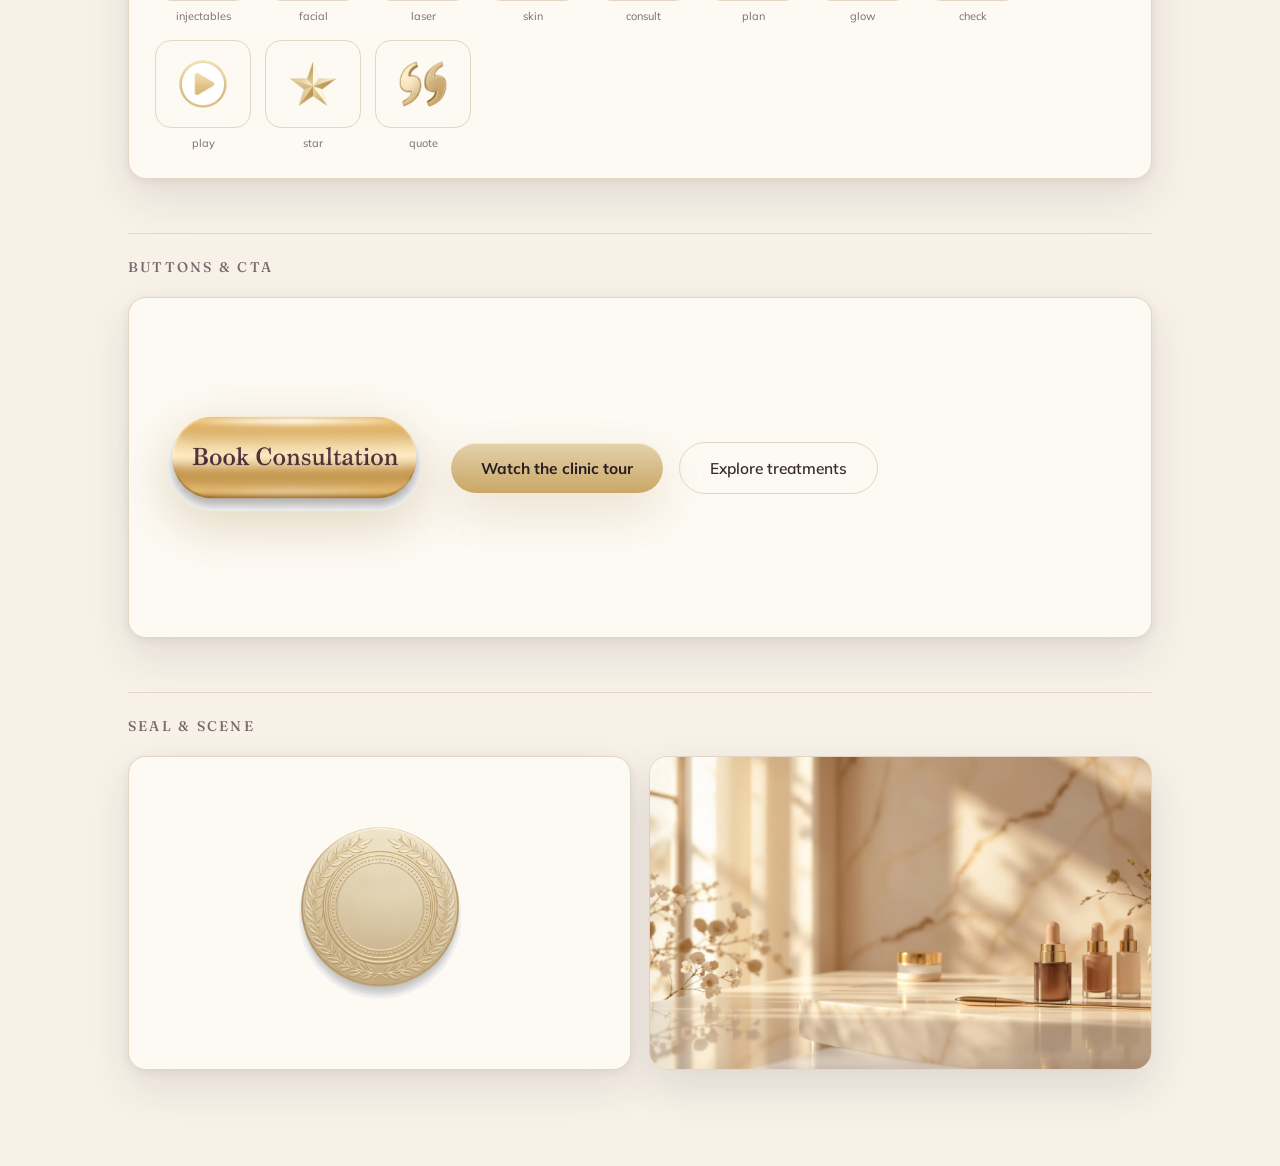
<file: templates/medspa-aure/brand/styleguide.html>
<!doctype html>
<html lang="en">
<head>
<meta charset="utf-8" />
<meta name="viewport" content="width=device-width, initial-scale=1" />
<title>Auré — Brand Styleguide</title>
<link rel="icon" type="image/png" href="favicon.png" />
<link rel="preconnect" href="https://fonts.googleapis.com" />
<link rel="preconnect" href="https://fonts.gstatic.com" crossorigin />
<link href="https://fonts.googleapis.com/css2?family=Fraunces:ital,opsz,wght@0,9..144,400;0,9..144,500;0,9..144,600;1,9..144,400&family=Mulish:wght@300;400;500;600;700&display=swap" rel="stylesheet" />
<style>
  :root{
    --paper:#f7f1e8;--paper2:#efe4d4;--cream:#fdfaf4;--ink:#3a2a30;--ink2:#5a464d;
    --muted:#7a6a6f;--line:#e3d6c4;--gold:#caa765;--gold-deep:#a8854a;--gold-soft:#e4d2ac;
    --blush:#e7c4c0;--plum:#3a2a30;--plum-deep:#2a1d22;
    --fd:"Fraunces",Georgia,serif;--fb:"Mulish",system-ui,sans-serif;
  }
  *{box-sizing:border-box}
  body{margin:0;background:var(--paper);color:var(--ink);font-family:var(--fb);line-height:1.6}
  .wrap{max-width:1080px;margin:0 auto;padding:56px 28px 96px}
  header{display:flex;align-items:center;justify-content:space-between;gap:20px;flex-wrap:wrap;margin-bottom:48px}
  header img{height:46px}
  .tag{font-family:var(--fd);font-style:italic;color:var(--gold-deep);font-size:18px}
  h2{font-family:var(--fd);font-weight:500;font-size:14px;letter-spacing:.16em;text-transform:uppercase;color:var(--muted);margin:54px 0 18px;border-top:1px solid var(--line);padding-top:22px}
  .card{background:var(--cream);border:1px solid var(--line);border-radius:18px;padding:26px;box-shadow:0 2px 8px rgba(58,42,48,.07),0 18px 44px rgba(58,42,48,.1)}
  .swatches{display:grid;grid-template-columns:repeat(auto-fill,minmax(132px,1fr));gap:14px}
  .sw{border-radius:14px;overflow:hidden;border:1px solid var(--line);background:var(--cream)}
  .sw .chip{height:74px}
  .sw .meta{padding:10px 12px;font-size:12px}
  .sw .meta b{display:block;font-size:13px;color:var(--ink)}
  .sw .meta span{color:var(--muted);font-family:var(--fb)}
  .type-row{display:flex;flex-direction:column;gap:6px;margin-bottom:24px}
  .d1{font-family:var(--fd);font-weight:500;font-size:54px;line-height:1.0;letter-spacing:-.025em}
  .d1 em{font-style:italic;color:var(--gold-deep)}
  .d2{font-family:var(--fd);font-weight:500;font-size:32px;letter-spacing:-.015em}
  .body{font-size:17px;color:var(--ink2);max-width:62ch}
  .eyebrow{display:inline-flex;align-items:center;gap:9px;font-size:12.5px;font-weight:700;letter-spacing:.16em;text-transform:uppercase;color:var(--gold-deep)}
  .eyebrow .dot{width:7px;height:7px;border-radius:50%;background:var(--gold);box-shadow:0 0 0 4px rgba(202,167,101,.34)}
  .icons{display:flex;flex-wrap:wrap;gap:14px}
  .icons figure{margin:0;width:96px;text-align:center}
  .icons .ibox{background:var(--cream);border:1px solid var(--line);border-radius:16px;padding:14px;display:flex;align-items:center;justify-content:center;height:88px}
  .icons img{width:54px;height:54px}
  .icons figcaption{font-size:11px;color:var(--muted);margin-top:7px}
  .btn{display:inline-flex;align-items:center;justify-content:center;gap:9px;padding:15px 30px;border:0;border-radius:999px;cursor:pointer;font-family:var(--fb);font-weight:700;font-size:15.5px;color:var(--plum-deep);background:linear-gradient(180deg,var(--gold-soft),var(--gold));box-shadow:inset 0 1px 0 rgba(255,255,255,.5),0 18px 50px rgba(168,133,74,.22)}
  .btn-ghost{background:transparent;color:var(--ink);border:1.5px solid var(--line);box-shadow:none;font-weight:600}
  .row{display:flex;flex-wrap:wrap;gap:16px;align-items:center}
  .cta-img img{width:280px;filter:drop-shadow(0 14px 26px rgba(168,133,74,.32))}
  .grid2{display:grid;grid-template-columns:1fr 1fr;gap:18px}
  .frame{border-radius:18px;overflow:hidden;border:1px solid var(--line);box-shadow:0 18px 44px rgba(58,42,48,.12);aspect-ratio:16/10}
  .frame img{width:100%;height:100%;object-fit:cover}
  .darkcard{background:linear-gradient(165deg,var(--plum),var(--plum-deep));border-radius:18px;padding:26px;color:var(--cream)}
  .darkcard img{height:40px}
  @media(max-width:640px){.grid2{grid-template-columns:1fr}.d1{font-size:40px}}
</style>
</head>
<body>
<div class="wrap">
  <header>
    <img src="logo.png" alt="Auré logo" />
    <span class="tag">Refreshed, never overdone.</span>
  </header>

  <h2>Logo — light &amp; dark placements</h2>
  <div class="grid2">
    <div class="card" style="display:flex;align-items:center;justify-content:center;min-height:130px"><img src="logo.png" alt="Auré on light" style="height:52px" /></div>
    <div class="darkcard" style="display:flex;align-items:center;justify-content:center;min-height:130px"><img src="logo-light.png" alt="Auré on dark" /></div>
  </div>

  <h2>Palette</h2>
  <div class="card">
    <div class="swatches">
      <div class="sw"><div class="chip" style="background:#f7f1e8"></div><div class="meta"><b>Paper</b><span>#f7f1e8</span></div></div>
      <div class="sw"><div class="chip" style="background:#efe4d4"></div><div class="meta"><b>Paper 2</b><span>#efe4d4</span></div></div>
      <div class="sw"><div class="chip" style="background:#fdfaf4"></div><div class="meta"><b>Cream</b><span>#fdfaf4</span></div></div>
      <div class="sw"><div class="chip" style="background:#caa765"></div><div class="meta"><b>Gold</b><span>#caa765</span></div></div>
      <div class="sw"><div class="chip" style="background:#a8854a"></div><div class="meta"><b>Gold deep</b><span>#a8854a</span></div></div>
      <div class="sw"><div class="chip" style="background:#e4d2ac"></div><div class="meta"><b>Gold soft</b><span>#e4d2ac</span></div></div>
      <div class="sw"><div class="chip" style="background:#e7c4c0"></div><div class="meta"><b>Blush</b><span>#e7c4c0</span></div></div>
      <div class="sw"><div class="chip" style="background:#3a2a30"></div><div class="meta"><b>Ink / Plum</b><span>#3a2a30</span></div></div>
      <div class="sw"><div class="chip" style="background:#2a1d22"></div><div class="meta"><b>Plum deep</b><span>#2a1d22</span></div></div>
    </div>
  </div>

  <h2>Typography — Fraunces display · Mulish body</h2>
  <div class="card">
    <div class="type-row"><div class="eyebrow"><span class="dot"></span>Luxury non-surgical aesthetics</div></div>
    <div class="type-row"><div class="d1">Refreshed.<br><em>Never</em> overdone.</div></div>
    <div class="type-row"><div class="d2">A considered menu, not a catalogue</div></div>
    <div class="type-row"><p class="body">Auré is the calm, unhurried studio for skin that looks like you, on your best day — glowing, rested, and naturally you. Medical-grade care in board-certified hands.</p></div>
  </div>

  <h2>Iconography — one cohesive gold line family</h2>
  <div class="card">
    <div class="icons">
      <figure><div class="ibox"><img src="../assets/img/ic-injectables.png" alt=""></div><figcaption>injectables</figcaption></figure>
      <figure><div class="ibox"><img src="../assets/img/ic-facial.png" alt=""></div><figcaption>facial</figcaption></figure>
      <figure><div class="ibox"><img src="../assets/img/ic-laser.png" alt=""></div><figcaption>laser</figcaption></figure>
      <figure><div class="ibox"><img src="../assets/img/ic-skin.png" alt=""></div><figcaption>skin</figcaption></figure>
      <figure><div class="ibox"><img src="../assets/img/ic-consult.png" alt=""></div><figcaption>consult</figcaption></figure>
      <figure><div class="ibox"><img src="../assets/img/ic-plan.png" alt=""></div><figcaption>plan</figcaption></figure>
      <figure><div class="ibox"><img src="../assets/img/ic-glow.png" alt=""></div><figcaption>glow</figcaption></figure>
      <figure><div class="ibox"><img src="../assets/img/ic-check.png" alt=""></div><figcaption>check</figcaption></figure>
      <figure><div class="ibox"><img src="../assets/img/ic-play.png" alt=""></div><figcaption>play</figcaption></figure>
      <figure><div class="ibox"><img src="../assets/img/ic-star.png" alt=""></div><figcaption>star</figcaption></figure>
      <figure><div class="ibox"><img src="../assets/img/ic-quote.png" alt=""></div><figcaption>quote</figcaption></figure>
    </div>
  </div>

  <h2>Buttons &amp; CTA</h2>
  <div class="card">
    <div class="row">
      <a class="cta-img" href="#"><img src="../assets/img/btn-cta.png" alt="Book Consultation"></a>
      <button class="btn">Watch the clinic tour</button>
      <button class="btn btn-ghost">Explore treatments</button>
    </div>
  </div>

  <h2>Seal &amp; scene</h2>
  <div class="grid2">
    <div class="card" style="display:flex;align-items:center;justify-content:center;position:relative">
      <img src="../assets/img/seal.png" alt="Medical-grade seal" style="width:180px">
    </div>
    <div class="frame"><img src="style-board.webp" alt="Auré mood scene"></div>
  </div>
</div>
</body>
</html>
</file>
<file: templates/battlestation-giveaway/assets/styles.css>
/* ===========================================================
   RIGDROP — dark-neon battlestation giveaway
   Colors derived from brand/brand.json (one source of truth).
   =========================================================== */
:root {
  color-scheme: dark;
  --bg: #06060c;
  --bg2: #0b0b16;
  --panel: #13132a;
  --panel-2: #181834;
  --ink: #eef0ff;
  --muted: rgba(238, 240, 255, 0.62);
  --line: rgba(238, 240, 255, 0.12);
  --deep: #0a0a18;

  --cyan: #16e0ff;
  --magenta: #ff2bd6;
  --violet: #7c4dff;
  --lime: #b6ff3d;

  --accent: #16e0ff;
  --accent-deep: #0aa6c4;
  --accent-glow: rgba(22, 224, 255, 0.42);
  --magenta-glow: rgba(255, 43, 214, 0.40);

  --radius: 16px;
  --max: 1200px;
  --display: 'Chakra Petch', ui-sans-serif, system-ui, sans-serif;
  font-family: Inter, ui-sans-serif, system-ui, -apple-system, BlinkMacSystemFont, "Segoe UI", sans-serif;
}

* { box-sizing: border-box; }
html { scroll-behavior: auto; }
body {
  margin: 0;
  color: var(--ink);
  background:
    radial-gradient(1200px 700px at 80% -5%, rgba(124, 77, 255, 0.18), transparent 60%),
    radial-gradient(1000px 700px at -5% 10%, rgba(22, 224, 255, 0.12), transparent 55%),
    var(--bg);
  overflow-x: hidden;
  line-height: 1.6;
}
img, video { display: block; max-width: 100%; }
a { color: inherit; text-decoration: none; }
.sr-only { position: absolute; width: 1px; height: 1px; padding: 0; margin: -1px; overflow: hidden; clip: rect(0,0,0,0); white-space: nowrap; border: 0; }

h1, h2, h3 { font-family: var(--display); font-weight: 700; letter-spacing: -0.01em; line-height: 1.05; margin: 0; text-wrap: balance; }
p { text-wrap: pretty; }

::selection { background: var(--cyan); color: #04121a; }
::-webkit-scrollbar { width: 11px; height: 11px; }
::-webkit-scrollbar-track { background: var(--bg2); }
::-webkit-scrollbar-thumb { background: linear-gradient(var(--accent-deep), var(--violet)); border-radius: 999px; border: 2px solid var(--bg2); }

/* film grain overlay */
body::after { content: ""; position: fixed; inset: 0; z-index: 9999; pointer-events: none; opacity: 0.05; mix-blend-mode: overlay; background-image: url("img/noise.png"); background-size: 180px; }

.grad { background: linear-gradient(100deg, var(--cyan), var(--magenta) 70%); -webkit-background-clip: text; background-clip: text; color: transparent; }

/* reveal */
.reveal { opacity: 0; transform: translateY(22px); transition: opacity .7s ease, transform .7s cubic-bezier(.2,.7,.2,1); }
.reveal.in { opacity: 1; transform: none; }

/* ---------- topbar ---------- */
.topbar { display: flex; align-items: center; justify-content: center; gap: 10px; padding: 9px 16px; font-size: 13px; font-weight: 600; letter-spacing: .01em; background: linear-gradient(90deg, rgba(22,224,255,.16), rgba(255,43,214,.16)); border-bottom: 1px solid var(--line); color: var(--ink); text-align: center; }
.topbar b { font-variant-numeric: tabular-nums; color: var(--cyan); }
.topbar .dot, .kicker .dot { width: 8px; height: 8px; border-radius: 50%; background: var(--lime); box-shadow: 0 0 0 0 rgba(182,255,61,.6); animation: pulseDot 1.8s ease-out infinite; flex: none; }
@keyframes pulseDot { 0% { box-shadow: 0 0 0 0 rgba(182,255,61,.55); } 70% { box-shadow: 0 0 0 8px rgba(182,255,61,0); } 100% { box-shadow: 0 0 0 0 rgba(182,255,61,0); } }

/* ---------- nav ---------- */
.nav { position: sticky; top: 0; z-index: 100; display: flex; align-items: center; gap: 18px; padding: 14px clamp(16px, 4vw, 40px); transition: background .25s, box-shadow .25s, padding .25s; }
.nav.scrolled { background: rgba(8,8,16,0.82); backdrop-filter: blur(14px); box-shadow: 0 1px 0 var(--line), 0 14px 40px rgba(0,0,0,.5); padding-top: 10px; padding-bottom: 10px; }
.brand { display: inline-flex; align-items: center; }
.brand img { height: 34px; width: auto; filter: drop-shadow(0 2px 10px rgba(22,224,255,.4)); }
.nav-links { display: flex; gap: 26px; margin-left: auto; }
.nav-links a { font-weight: 600; font-size: 15px; color: var(--muted); transition: color .15s; }
.nav-links a:hover { color: var(--ink); }
.nav .btn-sm { margin-left: 4px; }
.nav-toggle { display: none; margin-left: auto; flex-direction: column; gap: 5px; background: none; border: 0; cursor: pointer; padding: 8px; }
.nav-toggle span { width: 24px; height: 2px; background: var(--ink); border-radius: 2px; }

/* drawer */
.drawer { position: fixed; inset: 0 0 0 auto; width: min(320px, 86vw); z-index: 200; background: var(--bg2); border-left: 1px solid var(--line); padding: 76px 26px 26px; display: flex; flex-direction: column; gap: 8px; transform: translateX(100%); transition: transform .3s cubic-bezier(.2,.7,.2,1); }
.drawer.open { transform: none; box-shadow: -30px 0 80px rgba(0,0,0,.6); }
.drawer a { padding: 13px 4px; font-weight: 600; border-bottom: 1px solid var(--line); }
.drawer .btn { margin-top: 14px; }
.drawer-close { position: absolute; top: 18px; right: 20px; font-size: 30px; line-height: 1; background: none; border: 0; color: var(--ink); cursor: pointer; }

/* ---------- buttons ---------- */
.btn { position: relative; display: inline-flex; align-items: center; justify-content: center; gap: 8px; padding: 13px 26px; border: 0; border-radius: 999px; font-weight: 800; font-size: 15px; font-family: var(--display); letter-spacing: .02em; white-space: nowrap; cursor: pointer; color: #04121a; background: linear-gradient(180deg, var(--cyan), var(--accent-deep)); box-shadow: inset 0 1px 0 rgba(255,255,255,.45), 0 10px 26px var(--accent-glow); transition: transform .16s, box-shadow .16s, filter .16s; }
.btn:hover { transform: translateY(-2px); filter: brightness(1.06) saturate(1.05); box-shadow: inset 0 1px 0 rgba(255,255,255,.55), 0 16px 40px var(--accent-glow); }
.btn:active { transform: translateY(0); }
.btn:focus-visible { outline: 3px solid var(--accent-glow); outline-offset: 3px; }
.btn-sm { padding: 9px 18px; font-size: 13.5px; }
.btn-lg { padding: 16px 34px; font-size: 17px; }
.btn-block { display: flex; width: 100%; }
.btn-ghost { background: transparent; color: var(--ink); border: 1px solid var(--line); box-shadow: none; }
.btn-ghost:hover { border-color: var(--cyan); color: var(--cyan); filter: none; box-shadow: 0 0 0 0; }

/* the single art-directed image CTA (hero + final + modal) */
.btn-cta { position: relative; display: inline-block; line-height: 0; border-radius: 999px; transition: transform .16s ease; flex: none; }
.btn-cta img { height: 58px; width: auto; display: block; border-radius: 999px; filter: drop-shadow(0 10px 26px var(--accent-glow)); transition: filter .16s ease; }
.btn-cta:hover { transform: translateY(-2px); }
.btn-cta:hover img { filter: drop-shadow(0 16px 36px var(--magenta-glow)) brightness(1.05); }
.btn-cta:active { transform: translateY(0); }
.btn-cta:focus-visible { outline: 3px solid var(--accent-glow); outline-offset: 4px; border-radius: 999px; }

/* ---------- shared section bits ---------- */
.kicker { display: inline-flex; align-items: center; gap: 8px; font-family: var(--display); font-weight: 600; font-size: 12.5px; letter-spacing: .14em; text-transform: uppercase; color: var(--cyan); padding: 7px 14px; border: 1px solid rgba(22,224,255,.3); border-radius: 999px; background: rgba(22,224,255,.07); }
.sec-head { max-width: 760px; margin: 0 auto clamp(34px, 5vw, 60px); text-align: center; }
.sec-head h2 { font-size: clamp(30px, 5vw, 56px); }
.sec-sub { margin: 16px auto 0; max-width: 560px; color: var(--muted); font-size: clamp(16px, 1.7vw, 19px); }
section { position: relative; }

/* ---------- HERO ---------- */
.hero { position: relative; min-height: 100svh; display: flex; align-items: center; overflow: hidden; padding: clamp(96px, 13vw, 150px) clamp(16px, 4vw, 40px) clamp(60px, 8vw, 96px); }
.hero .media, .band-bg { position: absolute; inset: 0; width: 100%; height: 100%; object-fit: cover; z-index: 0; }
.media-scrim { position: absolute; inset: 0; z-index: 1; background: linear-gradient(90deg, rgba(6,6,12,.92) 0%, rgba(6,6,12,.7) 42%, rgba(6,6,12,.45) 100%), linear-gradient(0deg, var(--bg) 2%, transparent 36%); }
.grid-floor { position: absolute; inset: auto 0 0 0; height: 46%; z-index: 1; background-image: linear-gradient(rgba(22,224,255,.16) 1px, transparent 1px), linear-gradient(90deg, rgba(124,77,255,.14) 1px, transparent 1px); background-size: 42px 42px; transform: perspective(420px) rotateX(64deg); transform-origin: bottom; mask-image: linear-gradient(0deg, #000 4%, transparent 78%); -webkit-mask-image: linear-gradient(0deg, #000 4%, transparent 78%); opacity: .8; }
.particles { position: absolute; inset: 0; z-index: 2; pointer-events: none; }

.hero-inner { position: relative; z-index: 3; width: min(var(--max), 100%); margin: 0 auto; display: grid; grid-template-columns: 1.35fr .65fr; align-items: center; gap: 32px; }
.hero-copy { max-width: 660px; }
.headline { width: min(640px, 100%); height: auto; margin: 18px 0 0; filter: drop-shadow(0 18px 40px rgba(0,0,0,.6)) drop-shadow(0 0 38px rgba(22,224,255,.32)); }

/* hero lede — typography polish */
.lede { margin: 18px 0 0; max-width: 540px; font-size: clamp(18px, 2vw, 23px); font-weight: 500; line-height: 1.45; color: #f4f5ff; text-shadow: 0 2px 16px rgba(0,0,0,.6); }
.lede strong { position: relative; display: inline-block; z-index: 0; font-weight: 900; color: #04121a; padding: 0.02em 0.3em; }
.lede strong::before { content: ""; position: absolute; inset: 0; z-index: -1; background: linear-gradient(100deg, var(--cyan), var(--magenta)); transform: skewX(-9deg); border-radius: 4px; box-shadow: 0 6px 18px var(--accent-glow); }
.lede mark { background: none; color: var(--cyan); font-weight: 700; }

/* enter-to-win card */
.enter-card { margin: 26px 0 0; max-width: 540px; }
.enter-card.center { margin-inline: auto; }
.enter-row { display: flex; gap: 10px; padding: 10px; border-radius: 999px; background: rgba(10,10,24,.66); border: 1px solid var(--line); backdrop-filter: blur(8px); box-shadow: 0 18px 50px rgba(0,0,0,.5), inset 0 0 0 1px rgba(22,224,255,.06); }
.enter-row input { flex: 1; min-width: 0; background: transparent; border: 0; outline: 0; color: var(--ink); font-size: 16px; font-weight: 500; padding: 0 14px; }
.enter-row input::placeholder { color: rgba(238,240,255,.45); }
.enter-card .btn-cta img { height: 52px; }
.enter-note { margin: 12px 2px 0; font-size: 13.5px; color: var(--muted); }
.enter-note b { color: var(--ink); font-variant-numeric: tabular-nums; }
.enter-row.ok { border-color: var(--lime); box-shadow: 0 0 0 1px var(--lime), 0 18px 50px rgba(0,0,0,.5); }
.enter-row.err { border-color: var(--magenta); box-shadow: 0 0 0 1px var(--magenta); }

/* trust row */
.trust { display: flex; flex-wrap: wrap; gap: 10px 22px; margin: 24px 0 0; padding: 0; list-style: none; }
.trust li { display: inline-flex; align-items: center; gap: 8px; font-size: 14px; font-weight: 600; color: var(--muted); }
.trust .ti { width: 20px; height: 20px; object-fit: contain; }

/* prize value badge / watch button */
.reel-play { justify-self: center; display: flex; flex-direction: column; align-items: center; gap: 14px; background: none; border: 0; cursor: pointer; padding: 0; }
.seal { position: relative; display: grid; place-items: center; width: 210px; height: 210px; }
.seal img { width: 100%; height: 100%; object-fit: contain; animation: sealPulse 3.6s ease-in-out infinite; }
.seal-num { position: absolute; inset: 0; display: grid; place-content: center; text-align: center; }
.seal-num b { display: block; font-family: var(--display); font-weight: 700; font-size: 40px; color: var(--ink); line-height: 1; text-shadow: 0 0 18px rgba(22,224,255,.6); }
.seal-num small { display: block; margin-top: 6px; font-size: 11px; letter-spacing: .16em; text-transform: uppercase; color: var(--muted); }
.play-hint { display: inline-flex; align-items: center; gap: 7px; font-weight: 700; font-size: 14px; color: var(--ink); }
.play-hint img { width: 16px; height: 16px; transform: rotate(90deg); }
.reel-play:hover .play-hint { color: var(--cyan); }
@keyframes sealPulse { 0%, 100% { filter: drop-shadow(0 0 16px rgba(22,224,255,.4)); transform: scale(1); } 50% { filter: drop-shadow(0 0 34px rgba(255,43,214,.55)); transform: scale(1.03); } }

.scroll-cue { position: absolute; bottom: 22px; left: 50%; transform: translateX(-50%); z-index: 3; width: 26px; height: 42px; border: 2px solid rgba(238,240,255,.4); border-radius: 999px; }
.scroll-cue span { position: absolute; top: 8px; left: 50%; width: 4px; height: 8px; margin-left: -2px; background: var(--cyan); border-radius: 2px; animation: cue 1.8s ease-in-out infinite; }
@keyframes cue { 0%,100% { opacity: 0; transform: translateY(0); } 50% { opacity: 1; transform: translateY(10px); } }

/* ---------- STATS ---------- */
.stats { display: grid; grid-template-columns: repeat(4, 1fr); gap: 14px; max-width: var(--max); margin: 0 auto; padding: clamp(28px,5vw,52px) clamp(16px,4vw,40px); }
.stat { text-align: center; padding: 22px 10px; border: 1px solid var(--line); border-radius: var(--radius); background: linear-gradient(180deg, var(--panel), transparent); }
.stat b { display: block; font-family: var(--display); font-size: clamp(28px, 4vw, 44px); font-weight: 700; color: var(--cyan); font-variant-numeric: tabular-nums; }
.stat span { font-size: 13px; color: var(--muted); letter-spacing: .04em; }

/* ---------- PRIZES (bento) ---------- */
.prizes { max-width: var(--max); margin: 0 auto; padding: clamp(56px,9vw,120px) clamp(16px,4vw,40px); }
.bento { display: grid; grid-template-columns: repeat(4, 1fr); gap: 16px; }
.tile { position: relative; overflow: hidden; padding: 20px; border: 1px solid var(--line); border-radius: var(--radius); background: linear-gradient(180deg, var(--panel), var(--deep)); box-shadow: 0 2px 8px rgba(0,0,0,.3), 0 24px 60px rgba(0,0,0,.4); display: flex; flex-direction: column; transition: transform .25s, border-color .25s, box-shadow .25s; }
.tile:hover { transform: translateY(-5px); border-color: rgba(22,224,255,.4); box-shadow: 0 2px 8px rgba(0,0,0,.3), 0 30px 70px rgba(0,0,0,.5), 0 0 0 1px rgba(22,224,255,.18); }
.tile-glow { position: absolute; width: 60%; height: 60%; top: -10%; right: -10%; background: radial-gradient(circle, var(--magenta-glow), transparent 70%); filter: blur(36px); opacity: .55; pointer-events: none; }
.tile-img { width: 100%; height: 180px; object-fit: contain; margin: auto auto 12px; filter: drop-shadow(0 16px 30px rgba(0,0,0,.55)); }
.tile-xl { grid-column: span 2; grid-row: span 2; }
.tile-xl .tile-img { height: 320px; }
.tile-wide { grid-column: span 2; }
.tile-meta { position: relative; z-index: 1; }
.tile-meta h3 { font-size: 18px; margin-bottom: 4px; }
.tile-xl .tile-meta h3 { font-size: 24px; }
.tile-meta p { margin: 0 0 8px; font-size: 14px; color: var(--muted); }
.tag { display: inline-block; margin-bottom: 8px; font-family: var(--display); font-size: 11px; letter-spacing: .12em; text-transform: uppercase; color: var(--magenta); padding: 4px 10px; border: 1px solid rgba(255,43,214,.35); border-radius: 999px; }
.val { font-family: var(--display); font-weight: 700; font-size: 17px; color: var(--lime); }
.tile-total { grid-column: span 2; align-items: flex-start; justify-content: center; gap: 6px; background: linear-gradient(135deg, rgba(22,224,255,.16), rgba(255,43,214,.14)); border-color: rgba(22,224,255,.3); }
.tile-total span { font-size: 14px; color: var(--muted); letter-spacing: .04em; }
.tile-total b { font-family: var(--display); font-weight: 700; font-size: clamp(40px, 6vw, 64px); color: var(--ink); line-height: 1; }
.tile-total .btn { margin-top: 12px; }

/* ---------- HOW ---------- */
.how { max-width: var(--max); margin: 0 auto; padding: clamp(56px,9vw,120px) clamp(16px,4vw,40px); }
.steps { display: grid; grid-template-columns: repeat(3, 1fr); gap: 18px; }
.step { position: relative; padding: 32px 26px; border: 1px solid var(--line); border-radius: var(--radius); background: linear-gradient(180deg, var(--panel), var(--deep)); overflow: hidden; }
.step::before { content: ""; position: absolute; inset: 0 0 auto 0; height: 3px; background: linear-gradient(90deg, var(--cyan), var(--magenta)); opacity: .8; }
.step-no { font-family: var(--display); font-size: 13px; font-weight: 700; letter-spacing: .1em; color: var(--muted); }
.step-ic { width: 76px; height: 76px; object-fit: contain; margin: 14px 0 16px; filter: drop-shadow(0 8px 22px var(--accent-glow)); }
.step h3 { font-size: 21px; margin-bottom: 8px; }
.step p { margin: 0; color: var(--muted); font-size: 15px; }

/* ---------- WINNERS ---------- */
.winners { overflow: hidden; padding: clamp(80px,12vw,160px) clamp(16px,4vw,40px); }
.band-bg { z-index: 0; }
.band-scrim { position: absolute; inset: 0; z-index: 1; background: linear-gradient(90deg, rgba(6,6,12,.94) 0%, rgba(6,6,12,.8) 45%, rgba(6,6,12,.5) 100%); }
.winners-inner { position: relative; z-index: 2; max-width: var(--max); margin: 0 auto; }
.winners-copy { max-width: 600px; }
.winners-copy h2 { font-size: clamp(28px, 4.6vw, 50px); margin: 16px 0 0; }
.winners-copy blockquote { margin: 18px 0 0; font-size: clamp(17px, 1.9vw, 21px); line-height: 1.55; color: #f4f5ff; }
.cite { margin: 14px 0 0; font-size: 14px; color: var(--cyan); font-weight: 600; }
.mini-stats { display: flex; gap: 34px; margin: 26px 0; }
.mini-stats b { display: block; font-family: var(--display); font-weight: 700; font-size: 30px; color: var(--ink); font-variant-numeric: tabular-nums; }
.mini-stats span { font-size: 13px; color: var(--muted); }

/* ---------- URGENCY ---------- */
.urgency { max-width: var(--max); margin: 0 auto; padding: clamp(20px,4vw,40px) clamp(16px,4vw,40px); }
.urg-inner { display: grid; grid-template-columns: 1fr auto auto; align-items: center; gap: 24px; padding: clamp(24px,4vw,40px); border: 1px solid rgba(22,224,255,.28); border-radius: calc(var(--radius) + 6px); background: linear-gradient(120deg, rgba(22,224,255,.1), rgba(255,43,214,.1)); box-shadow: 0 24px 70px rgba(0,0,0,.5); }
.urg-text h2 { font-size: clamp(22px, 2.6vw, 32px); margin-top: 10px; }
.countdown { display: flex; gap: 10px; }
.cd { min-width: 66px; text-align: center; padding: 12px 8px; border-radius: 12px; background: rgba(6,6,12,.6); border: 1px solid var(--line); }
.cd b { display: block; font-family: var(--display); font-weight: 700; font-size: 30px; color: var(--cyan); font-variant-numeric: tabular-nums; line-height: 1; }
.cd span { font-size: 11px; letter-spacing: .1em; text-transform: uppercase; color: var(--muted); }

/* ---------- FAQ ---------- */
.faq { max-width: 820px; margin: 0 auto; padding: clamp(56px,9vw,120px) clamp(16px,4vw,40px); }
.faq-list { display: flex; flex-direction: column; gap: 12px; }
details { border: 1px solid var(--line); border-radius: var(--radius); background: linear-gradient(180deg, var(--panel), var(--deep)); overflow: hidden; }
details[open] { border-color: rgba(22,224,255,.35); }
summary { display: flex; align-items: center; justify-content: space-between; gap: 14px; padding: 20px 22px; font-family: var(--display); font-weight: 600; font-size: clamp(16px,1.9vw,19px); cursor: pointer; list-style: none; }
summary::-webkit-details-marker { display: none; }
summary .chev { width: 18px; height: 18px; transition: transform .25s; flex: none; }
details[open] summary .chev { transform: rotate(90deg); }
details p { margin: 0; padding: 0 22px 22px; color: var(--muted); font-size: 15.5px; }

/* ---------- FINAL ---------- */
.final { position: relative; overflow: hidden; padding: clamp(90px,13vw,170px) clamp(16px,4vw,40px); text-align: center; }
.final .band-bg { z-index: 0; }
.final .band-scrim { background: radial-gradient(900px 500px at 50% 40%, rgba(6,6,12,.55), var(--bg) 78%); }
.final .grid-floor { opacity: .6; }
.final-inner { position: relative; z-index: 2; max-width: 760px; margin: 0 auto; }
.final-inner h2 { font-size: clamp(32px, 6vw, 64px); }
.final-inner .sec-sub { margin-top: 14px; }
.final-inner .enter-card { margin-top: 30px; }

/* ---------- FOOTER ---------- */
.foot { border-top: 1px solid var(--line); padding: clamp(40px,6vw,64px) clamp(16px,4vw,40px) 40px; max-width: var(--max); margin: 0 auto; }
.foot-top { display: flex; align-items: center; justify-content: space-between; gap: 20px; flex-wrap: wrap; padding-bottom: 24px; border-bottom: 1px solid var(--line); }
.foot-links { display: flex; gap: 22px; flex-wrap: wrap; }
.foot-links a { color: var(--muted); font-weight: 600; font-size: 14px; }
.foot-links a:hover { color: var(--cyan); }
.rules { margin: 22px 0 0; font-size: 12px; color: rgba(238,240,255,.4); max-width: 760px; line-height: 1.7; }
.copy { margin: 14px 0 0; font-size: 12.5px; color: var(--muted); }

/* ---------- MODAL ---------- */
.modal { position: fixed; inset: 0; z-index: 500; display: none; align-items: center; justify-content: center; padding: 20px; background: rgba(4,4,10,.82); backdrop-filter: blur(8px); }
.modal.open { display: flex; }
.modal-card { position: relative; width: min(880px, 100%); background: var(--panel); border: 1px solid var(--line); border-radius: calc(var(--radius) + 4px); overflow: hidden; box-shadow: 0 40px 120px rgba(0,0,0,.7), 0 0 0 1px rgba(22,224,255,.12); }
.modal-close { position: absolute; top: 10px; right: 14px; z-index: 3; font-size: 30px; line-height: 1; background: rgba(6,6,12,.6); border: 1px solid var(--line); color: var(--ink); width: 42px; height: 42px; border-radius: 50%; cursor: pointer; }
.modal-video { position: relative; aspect-ratio: 16/9; background: #000; }
.modal-video iframe { position: absolute; inset: 0; width: 100%; height: 100%; border: 0; }
.modal-foot { display: flex; align-items: center; justify-content: space-between; gap: 16px; padding: 18px 22px; flex-wrap: wrap; }
.modal-foot p { margin: 0; color: var(--muted); font-size: 14px; }
.modal-foot .btn-cta img { height: 50px; }

/* ---------- responsive ---------- */
@media (max-width: 980px) {
  .hero-inner { grid-template-columns: 1fr; }
  .reel-play { justify-self: start; flex-direction: row; gap: 18px; margin-top: 8px; }
  .seal { width: 132px; height: 132px; }
  .seal-num b { font-size: 26px; }
  .bento { grid-template-columns: repeat(2, 1fr); }
  .tile-xl, .tile-wide, .tile-total { grid-column: span 2; }
  .tile-xl { grid-row: auto; }
  .tile-xl .tile-img { height: 240px; }
  .steps { grid-template-columns: 1fr; }
  .urg-inner { grid-template-columns: 1fr; text-align: center; }
  .countdown { justify-content: center; }
}
@media (max-width: 640px) {
  .nav-links { display: none; }
  .nav .btn-sm { display: none; }
  .nav-toggle { display: flex; }
  .stats { grid-template-columns: repeat(2, 1fr); }
  .bento { grid-template-columns: 1fr; }
  .tile-xl, .tile-wide, .tile-total, .tile-deck { grid-column: span 1; }
  .enter-row { flex-direction: column; padding: 12px; border-radius: 20px; }
  .enter-row input { width: 100%; padding: 12px 14px; text-align: center; }
  .enter-card .btn-cta { align-self: stretch; }
  .enter-card .btn-cta img { width: 100%; height: auto; }
  .mini-stats { gap: 22px; }
  .cd { min-width: 58px; }
}

@media (prefers-reduced-motion: reduce) {
  html { scroll-behavior: auto; }
  *, *::before, *::after { animation-duration: .01ms !important; animation-iteration-count: 1 !important; transition-duration: .01ms !important; }
  .reveal { opacity: 1; transform: none; }
  .band-bg, .grid-floor { transform: none !important; }
}
</file>
<file: templates/codeforge-academy/assets/styles.css>
/* ============================================================
   CodeForge — coding-course sales page. Dark obsidian + molten-gold
   dragon-forge theme. Colors derive from brand/brand.json.
   ============================================================ */
:root{
  --bg:#0b0708; --bg2:#150b0c; --panel:#1d1012; --panel2:#251417;
  --ink:#f7ecd6; --muted:rgba(247,236,214,.66); --faint:rgba(247,236,214,.42);
  --gold:#f4c044; --gold-deep:#b9802a; --ember:#ff6a2b; --ember-deep:#d83417;
  --jade:#36c08a; --crimson:#c01f2f; --line:rgba(244,192,68,.16);
  --gold-grad:linear-gradient(180deg,#ffe39a,#f4c044 38%,#d89a2c 70%,#a86b1f);
  --ember-grad:linear-gradient(180deg,#ffb061,#ff6a2b 55%,#d83417);
  --glow:rgba(255,138,43,.40);
  --r:16px; --rs:12px; --maxw:1180px;
  --fd:"Cinzel",ui-serif,Georgia,serif;
  --fb:"Inter",ui-sans-serif,system-ui,sans-serif;
}
*{box-sizing:border-box}
html{scroll-behavior:auto}
@media (prefers-reduced-motion:reduce){html{scroll-behavior:auto}}
body{
  margin:0;background:var(--bg);color:var(--ink);font-family:var(--fb);
  font-size:17px;line-height:1.6;-webkit-font-smoothing:antialiased;overflow-x:hidden;
}
body::selection,::selection{background:var(--ember);color:#1a0d05}
img{max-width:100%;display:block}
a{color:inherit;text-decoration:none}
code{font-family:ui-monospace,SFMono-Regular,Menlo,monospace;font-size:.86em;
  background:rgba(244,192,68,.12);border:1px solid var(--line);color:var(--gold);
  padding:.08em .42em;border-radius:6px;white-space:nowrap}
.visually-hidden{position:absolute;width:1px;height:1px;padding:0;margin:-1px;
  overflow:hidden;clip:rect(0 0 0 0);white-space:nowrap;border:0}

/* ---- background texture ---- */
body::before{content:"";position:fixed;inset:0;z-index:-2;pointer-events:none;
  background:
    radial-gradient(70% 50% at 80% -5%,rgba(255,106,43,.18),transparent 60%),
    radial-gradient(60% 45% at 0% 18%,rgba(54,192,138,.10),transparent 60%),
    radial-gradient(80% 60% at 50% 110%,rgba(192,31,47,.16),transparent 60%),
    var(--bg);}

/* ---- scrollbar ---- */
::-webkit-scrollbar{width:12px}
::-webkit-scrollbar-track{background:var(--bg2)}
::-webkit-scrollbar-thumb{background:linear-gradient(var(--gold-deep),var(--ember-deep));
  border-radius:99px;border:3px solid var(--bg2)}

/* ============================================================ layout */
.wrap{max-width:var(--maxw);margin:0 auto;padding:0 24px}
.wrap-narrow{max-width:820px}
.section{position:relative;padding:clamp(64px,9vw,128px) 0}
.kicker{font-family:var(--fb);font-weight:800;letter-spacing:.18em;text-transform:uppercase;
  font-size:12.5px;color:var(--gold);margin:0 0 14px}
.h2{font-family:var(--fd);font-weight:800;line-height:1.06;letter-spacing:.01em;
  font-size:clamp(30px,4.6vw,54px);margin:0 0 18px;text-wrap:balance;
  text-shadow:0 2px 30px rgba(0,0,0,.4)}
.lead{font-size:clamp(16px,2vw,20px);color:var(--muted);max-width:62ch;text-wrap:pretty;margin:0 0 26px}
.grad{background:var(--gold-grad);-webkit-background-clip:text;background-clip:text;color:transparent;
  filter:drop-shadow(0 2px 14px rgba(244,192,68,.25))}

/* ============================================================ buttons */
.btn{display:inline-flex;align-items:center;justify-content:center;gap:8px;
  padding:14px 26px;border:0;border-radius:999px;font-family:var(--fb);font-weight:800;
  font-size:15px;letter-spacing:.01em;cursor:pointer;color:#23120a;
  background:var(--gold-grad);
  box-shadow:inset 0 1px 0 rgba(255,255,255,.5),0 10px 30px rgba(244,160,43,.32);
  transition:transform .16s,box-shadow .16s,filter .16s;text-shadow:0 1px 0 rgba(255,255,255,.25)}
.btn:hover{transform:translateY(-2px);filter:brightness(1.05);
  box-shadow:inset 0 1px 0 rgba(255,255,255,.6),0 16px 40px rgba(244,160,43,.46)}
.btn:active{transform:translateY(0)}
.btn:focus-visible{outline:3px solid var(--glow);outline-offset:3px}
.btn-sm{padding:10px 18px;font-size:14px}
.btn-lg{padding:17px 34px;font-size:16px}
.btn-ghost{background:transparent;color:var(--ink);border:1px solid rgba(244,192,68,.4);
  box-shadow:none;text-shadow:none;backdrop-filter:blur(6px)}
.btn-ghost:hover{border-color:var(--gold);background:rgba(244,192,68,.08);filter:none}

/* image CTA */
.btn-cta{display:inline-block;line-height:0;border-radius:16px;
  transition:transform .18s,filter .18s;filter:drop-shadow(0 14px 30px var(--glow))}
.btn-cta img{width:clamp(248px,32vw,330px);height:auto}
.btn-cta:hover{transform:translateY(-3px) scale(1.02);filter:drop-shadow(0 20px 44px var(--glow)) brightness(1.05)}
.btn-cta:active{transform:translateY(0) scale(.99)}
.btn-cta:focus-visible{outline:3px solid var(--glow);outline-offset:5px;border-radius:18px}

/* ============================================================ promo bar */
.promo{position:relative;z-index:60;display:flex;align-items:center;justify-content:center;
  gap:8px;flex-wrap:wrap;text-align:center;font-size:13.5px;font-weight:600;color:var(--ink);
  padding:9px 16px;background:linear-gradient(90deg,#2a1208,#3a1a0a 50%,#2a1208);
  border-bottom:1px solid var(--line)}
.promo b{color:var(--gold)}
.promo-muted{color:var(--faint)}
.promo-dot{width:8px;height:8px;border-radius:50%;background:var(--ember);
  box-shadow:0 0 0 0 var(--ember);animation:pulse 2.2s infinite}
@keyframes pulse{0%{box-shadow:0 0 0 0 rgba(255,106,43,.6)}70%{box-shadow:0 0 0 9px rgba(255,106,43,0)}100%{box-shadow:0 0 0 0 rgba(255,106,43,0)}}

/* ============================================================ nav */
.nav{position:sticky;top:0;z-index:50;display:flex;align-items:center;justify-content:space-between;
  gap:20px;padding:13px 24px;transition:background .3s,box-shadow .3s,backdrop-filter .3s;
  border-bottom:1px solid transparent}
.nav.scrolled{background:rgba(11,7,8,.82);backdrop-filter:blur(14px) saturate(1.2);
  border-bottom-color:var(--line);box-shadow:0 8px 30px rgba(0,0,0,.4)}
.brand{display:inline-flex;align-items:center;text-decoration:none}
.brand-logo{height:40px;width:auto}
.wordmark{font-family:var(--fd);font-weight:800;font-size:24px;letter-spacing:.02em;color:var(--ink);
  line-height:1;text-shadow:0 2px 16px rgba(0,0,0,.4)}
.wordmark-accent{background:var(--gold-grad);-webkit-background-clip:text;background-clip:text;color:transparent}
.footer-wordmark{font-size:22px;display:inline-block;margin-bottom:12px}
.nav-links{display:flex;gap:26px;font-size:14.5px;font-weight:600}
.nav-links a{color:var(--muted);transition:color .2s}
.nav-links a:hover{color:var(--gold)}
.nav-cta{display:flex;align-items:center;gap:12px}
.nav-toggle{display:none;flex-direction:column;gap:5px;width:42px;height:38px;
  align-items:center;justify-content:center;background:transparent;border:1px solid var(--line);
  border-radius:10px;cursor:pointer}
.nav-toggle span{width:18px;height:2px;background:var(--gold);border-radius:2px}

/* drawer */
.drawer{position:fixed;inset:0;z-index:80;background:rgba(11,7,8,.97);backdrop-filter:blur(8px);
  display:flex;flex-direction:column;align-items:center;justify-content:center;gap:22px;
  font-family:var(--fd);font-size:22px;opacity:0;pointer-events:none;transition:opacity .25s}
.drawer.open{opacity:1;pointer-events:auto}
.drawer a{color:var(--ink)}
.drawer .btn{font-family:var(--fb);font-size:16px}
.drawer-close{position:absolute;top:20px;right:22px;background:transparent;border:0;
  color:var(--gold);font-size:26px;cursor:pointer}

/* ============================================================ hero */
.hero{position:relative;min-height:clamp(640px,96vh,1000px);display:flex;align-items:center;
  overflow:hidden;padding:60px 0 40px}
.hero-video{position:absolute;inset:0;width:100%;height:100%;object-fit:cover;z-index:-3}
.hero-scrim{position:absolute;inset:0;z-index:-2;
  background:
    linear-gradient(90deg,rgba(11,7,8,.92) 0%,rgba(11,7,8,.7) 38%,rgba(11,7,8,.25) 70%,rgba(11,7,8,.55) 100%),
    linear-gradient(0deg,rgba(11,7,8,.95),transparent 55%)}
.particles{position:absolute;inset:0;z-index:-1;pointer-events:none}
.hero-inner{position:relative;z-index:2;max-width:760px;padding:0 24px;margin-left:max(0px,calc(50% - var(--maxw)/2))}
.eyebrow{display:inline-flex;align-items:center;gap:9px;font-weight:800;letter-spacing:.16em;
  text-transform:uppercase;font-size:12.5px;color:var(--gold);
  border:1px solid var(--line);background:rgba(244,192,68,.06);padding:7px 15px;border-radius:999px;margin:0 0 22px}
.ember-dot{width:8px;height:8px;border-radius:50%;background:var(--ember);box-shadow:0 0 12px var(--ember)}
.hero-headline{width:min(640px,86vw);height:auto;margin:0 0 8px;
  filter:drop-shadow(0 16px 40px rgba(255,120,40,.4)) drop-shadow(0 2px 0 rgba(0,0,0,.5))}
.hero-sub{font-size:clamp(17px,2.2vw,22px);color:var(--ink);max-width:54ch;margin:14px 0 30px;
  text-wrap:pretty;line-height:1.5}
.hero-sub b{color:var(--gold);font-weight:700}
.hero-cta{display:flex;align-items:center;gap:18px;flex-wrap:wrap}
.hero-trust{display:flex;flex-wrap:wrap;gap:10px 8px;list-style:none;padding:0;margin:30px 0 0}
.hero-trust li{font-size:12.5px;font-weight:700;letter-spacing:.04em;color:var(--muted);
  border:1px solid var(--line);border-radius:999px;padding:6px 14px;background:rgba(0,0,0,.25)}
.hero-mascot{position:absolute;right:clamp(-40px,2vw,60px);bottom:0;z-index:1;
  width:clamp(240px,34vw,480px);height:auto;
  filter:drop-shadow(0 30px 50px rgba(0,0,0,.6));animation:bob 5.5s ease-in-out infinite}
@keyframes bob{0%,100%{transform:translateY(0)}50%{transform:translateY(-16px)}}
.hero-fade{position:absolute;left:0;right:0;bottom:0;height:120px;z-index:1;pointer-events:none;
  background:linear-gradient(0deg,var(--bg),transparent)}

/* ============================================================ pitch */
.pitch .lead code{white-space:normal}
.steps{display:grid;grid-template-columns:repeat(3,1fr);gap:20px;margin-top:46px}
.step{background:linear-gradient(180deg,var(--panel),var(--bg2));border:1px solid var(--line);
  border-radius:var(--r);padding:28px 24px;transition:transform .25s,border-color .25s,box-shadow .25s}
.step:hover{transform:translateY(-5px);border-color:rgba(244,192,68,.4);box-shadow:0 20px 44px rgba(0,0,0,.45)}
.step-ic{width:60px;height:60px;margin-bottom:16px;filter:drop-shadow(0 6px 16px var(--glow))}
.step h3{font-family:var(--fd);font-size:19px;margin:0 0 8px}
.step p{color:var(--muted);font-size:15px;margin:0}

/* coil divider */
.coil-divider{width:min(900px,80vw);margin:8px auto -20px;opacity:.85;
  filter:drop-shadow(0 10px 30px rgba(255,120,40,.3))}

/* ============================================================ slot machine */
.reel-section{text-align:center}
.reel-section .lead{margin-left:auto;margin-right:auto}
.machine{position:relative;max-width:1080px;margin:46px auto 0;padding:18px;
  background:
    linear-gradient(180deg,#2a160c,#160b07),
    radial-gradient(120% 80% at 50% 0,rgba(255,150,60,.2),transparent 60%);
  border-radius:28px;border:2px solid rgba(244,192,68,.5);
  box-shadow:0 0 0 6px #160b07,0 0 0 8px var(--gold-deep),0 40px 90px rgba(0,0,0,.6),
    inset 0 2px 0 rgba(255,255,255,.12)}
.machine-top,.machine-base{display:flex;align-items:center;justify-content:center;gap:14px}
.machine-top{padding:6px 0 16px}
.machine-name{font-family:var(--fd);font-weight:800;letter-spacing:.16em;font-size:clamp(13px,1.8vw,17px);
  color:var(--gold);text-shadow:0 0 18px rgba(244,192,68,.5)}
.machine-bulbs{flex:1;height:10px;border-radius:99px;
  background:repeating-linear-gradient(90deg,var(--gold) 0 8px,transparent 8px 20px);
  opacity:.85;box-shadow:0 0 14px rgba(244,192,68,.6);animation:chase 1.1s linear infinite}
@keyframes chase{to{background-position:20px 0}}
.reels{display:grid;grid-template-columns:repeat(5,1fr);gap:12px;
  background:#0a0605;border-radius:18px;padding:14px;border:1px solid rgba(244,192,68,.25);
  box-shadow:inset 0 8px 30px rgba(0,0,0,.7)}
.reel{margin:0;position:relative;border-radius:14px;overflow:hidden;
  background:linear-gradient(180deg,#1c1009,#0c0705);border:1px solid rgba(244,192,68,.28);
  transition:transform .25s,box-shadow .25s,border-color .25s}
.reel:hover{transform:translateY(-6px);border-color:var(--gold);
  box-shadow:0 18px 40px rgba(0,0,0,.55),0 0 26px rgba(244,160,43,.35)}
.reel-window{position:relative;aspect-ratio:1/1;overflow:hidden;
  -webkit-mask:linear-gradient(#000,#000);mask:linear-gradient(#000,#000)}
.reel-window img{width:100%;height:100%;object-fit:cover}
.reel-window::after{content:"";position:absolute;inset:0;
  background:linear-gradient(180deg,rgba(0,0,0,.35),transparent 30%,transparent 70%,rgba(0,0,0,.5))}
.reel.spinning .reel-window img{animation:spin .8s cubic-bezier(.3,.1,.2,1)}
@keyframes spin{0%{transform:translateY(-100%) scaleY(1.4);filter:blur(6px)}
  60%{filter:blur(2px)}100%{transform:translateY(0) scaleY(1);filter:blur(0)}}
.reel figcaption{position:relative;z-index:2;padding:11px 8px 13px;display:flex;flex-direction:column;gap:2px}
.reel figcaption b{font-family:var(--fd);font-size:13.5px;color:var(--ink);line-height:1.15}
.reel figcaption span{font-size:11px;color:var(--muted)}
.reel-jackpot{border-color:var(--gold);box-shadow:0 0 30px rgba(244,160,43,.4)}
.reel-jackpot::before{content:"";position:absolute;inset:0;z-index:1;pointer-events:none;
  border-radius:14px;box-shadow:inset 0 0 0 2px rgba(244,192,68,.7),inset 0 0 24px rgba(255,150,60,.4);
  animation:wildglow 2.4s ease-in-out infinite}
@keyframes wildglow{0%,100%{opacity:.55}50%{opacity:1}}
.reel figcaption .wild{color:var(--gold);font-weight:800;letter-spacing:.08em}
.machine-base{padding:18px 8px 8px;justify-content:space-between;flex-wrap:wrap;gap:14px}
.machine-foot{margin:0;font-size:13.5px;color:var(--muted);text-align:left}
.machine-foot b{color:var(--gold)}

/* ============================================================ how / timeline */
.timeline{list-style:none;margin:40px 0 0;padding:0;max-width:760px;position:relative}
.timeline::before{content:"";position:absolute;left:23px;top:8px;bottom:8px;width:2px;
  background:linear-gradient(180deg,var(--gold),var(--ember-deep),transparent)}
.tl{display:flex;gap:22px;padding:14px 0;align-items:flex-start}
.tl-no{flex:0 0 48px;width:48px;height:48px;border-radius:50%;display:grid;place-items:center;
  font-family:var(--fd);font-weight:800;font-size:19px;color:#23120a;background:var(--gold-grad);
  box-shadow:0 0 0 5px var(--bg),0 8px 22px rgba(244,160,43,.4);position:relative;z-index:2}
.tl h3{font-family:var(--fd);font-size:20px;margin:6px 0 5px}
.tl p{margin:0;color:var(--muted);font-size:15.5px}

/* ============================================================ features */
.grid{display:grid;grid-template-columns:repeat(3,1fr);gap:18px;margin-top:42px}
.feat{background:linear-gradient(180deg,var(--panel),var(--bg2));border:1px solid var(--line);
  border-radius:var(--r);padding:30px 26px;transition:transform .25s,border-color .25s,box-shadow .25s}
.feat:hover{transform:translateY(-5px);border-color:rgba(244,192,68,.42);box-shadow:0 22px 50px rgba(0,0,0,.5)}
.feat img{width:54px;height:54px;margin-bottom:15px;filter:drop-shadow(0 6px 14px var(--glow))}
.feat h3{font-family:var(--fd);font-size:19px;margin:0 0 8px}
.feat p{margin:0;color:var(--muted);font-size:15px}

/* ============================================================ stats */
.stats{padding:clamp(40px,6vw,72px) 0}
.stats-row{display:grid;grid-template-columns:repeat(4,1fr);gap:18px;text-align:center;
  border-block:1px solid var(--line);padding-block:36px}
.stat b{display:block;font-family:var(--fd);font-weight:800;font-size:clamp(34px,5vw,54px);
  background:var(--gold-grad);-webkit-background-clip:text;background-clip:text;color:transparent;line-height:1}
.stat span{display:block;margin-top:8px;font-size:13.5px;color:var(--muted);letter-spacing:.02em}

/* ============================================================ inside */
.inside-grid{display:grid;grid-template-columns:.85fr 1.15fr;gap:48px;align-items:center}
.checklist{list-style:none;margin:0;padding:0;display:grid;gap:14px}
.checklist li{display:flex;gap:14px;align-items:flex-start;
  background:linear-gradient(180deg,var(--panel),var(--bg2));border:1px solid var(--line);
  border-radius:var(--rs);padding:16px 18px}
.checklist img{width:28px;height:28px;flex:0 0 28px;margin-top:1px}
.checklist b{color:var(--ink)}
.checklist div{font-size:15px;color:var(--muted)}

/* ============================================================ pricing */
.pricing{overflow:hidden}
.band-video{position:absolute;inset:0;width:100%;height:100%;object-fit:cover;z-index:-2;opacity:.5}
.band-scrim{position:absolute;inset:0;z-index:-1;
  background:radial-gradient(90% 70% at 50% 40%,rgba(11,7,8,.6),var(--bg) 78%)}
.price-card{position:relative;max-width:520px;margin:42px auto 0;text-align:center;
  background:linear-gradient(180deg,#23140f,#130b09);border:1.5px solid rgba(244,192,68,.5);
  border-radius:26px;padding:46px 36px 38px;
  box-shadow:0 40px 100px rgba(0,0,0,.6),inset 0 1px 0 rgba(255,255,255,.1),0 0 60px rgba(255,120,40,.18)}
.price-glow{position:absolute;inset:-2px;border-radius:26px;z-index:-1;pointer-events:none;
  background:conic-gradient(from var(--a,0deg),var(--gold),var(--ember),var(--crimson),var(--gold));
  filter:blur(22px);opacity:.4;animation:rotateGlow 9s linear infinite}
@property --a{syntax:"<angle>";inherits:false;initial-value:0deg}
@keyframes rotateGlow{to{--a:360deg}}
.seal{position:absolute;top:-30px;right:-18px;width:104px;height:104px;
  display:grid;place-items:center;animation:bob 6s ease-in-out infinite;filter:drop-shadow(0 10px 22px rgba(0,0,0,.5))}
.seal img{position:absolute;inset:0;width:100%;height:100%}
.seal-text{position:relative;font-family:var(--fd);font-weight:800;font-size:11px;line-height:1.1;
  letter-spacing:.06em;color:var(--gold);text-align:center;
  text-shadow:0 1px 3px rgba(0,0,0,.8),0 0 12px rgba(244,192,68,.5)}
.price-title{font-family:var(--fd);font-size:24px;margin:0 0 6px}
.price-sub{color:var(--muted);font-size:14.5px;margin:0 0 18px}
.price-amount{display:flex;align-items:flex-start;justify-content:center;gap:4px;margin:6px 0 2px}
.price-amount .cur{font-family:var(--fd);font-size:30px;color:var(--gold);margin-top:8px}
.price-amount .big{font-family:var(--fd);font-weight:900;font-size:84px;line-height:.9;
  background:var(--gold-grad);-webkit-background-clip:text;background-clip:text;color:transparent}
.price-amount .once{align-self:flex-end;margin-bottom:14px;font-size:13px;color:var(--muted);font-weight:700}
.price-strike{font-size:13px;color:var(--faint);margin:0 0 22px}
.price-btn{display:inline-block;margin:0 auto}
.price-btn img{width:min(300px,80%)}
.price-secure{font-size:12.5px;color:var(--muted);margin:14px 0 22px}
.price-list{list-style:none;margin:0;padding:22px 0 0;border-top:1px solid var(--line);
  display:grid;gap:12px;text-align:left}
.price-list li{display:flex;gap:12px;align-items:center;font-size:14.5px;color:var(--ink)}
.price-list img{width:24px;height:24px;flex:0 0 24px}
.guarantee{max-width:560px;margin:26px auto 0;text-align:center;font-size:14px;color:var(--muted)}

/* ============================================================ faq */
.faq-list{margin-top:34px;display:grid;gap:12px}
.qa{background:linear-gradient(180deg,var(--panel),var(--bg2));border:1px solid var(--line);
  border-radius:var(--rs);padding:4px 22px;transition:border-color .2s}
.qa[open]{border-color:rgba(244,192,68,.4)}
.qa summary{cursor:pointer;list-style:none;padding:18px 0;font-family:var(--fd);font-weight:700;
  font-size:17px;display:flex;justify-content:space-between;align-items:center;gap:16px}
.qa summary::-webkit-details-marker{display:none}
.qa summary::after{content:"+";font-family:var(--fb);font-weight:400;font-size:24px;color:var(--gold);
  transition:transform .25s;flex:0 0 auto}
.qa[open] summary::after{transform:rotate(45deg)}
.qa p{margin:0 0 18px;color:var(--muted);font-size:15px;max-width:64ch}

/* ============================================================ final */
.final{position:relative;text-align:center;overflow:hidden;
  padding:clamp(80px,12vw,150px) 0;
  background:radial-gradient(80% 100% at 50% 100%,rgba(255,106,43,.16),transparent 60%)}
.ember-field{position:absolute;inset:0;z-index:0;pointer-events:none}
.final-inner{position:relative;z-index:2;display:flex;flex-direction:column;align-items:center;gap:18px}
.final-mascot{width:clamp(120px,16vw,180px);height:auto;margin-bottom:4px;
  filter:drop-shadow(0 16px 30px rgba(0,0,0,.5));animation:bob 5s ease-in-out infinite}
.final-foot{font-size:13.5px;color:var(--muted);margin:2px 0 0}

/* ============================================================ footer */
.footer{border-top:1px solid var(--line);padding:54px 0 30px;background:var(--bg2)}
.footer-grid{display:flex;justify-content:space-between;gap:30px;flex-wrap:wrap;align-items:flex-start}
.footer-logo{height:38px;width:auto;margin-bottom:12px}
.footer-tag{color:var(--muted);font-size:14px;max-width:40ch;margin:0}
.footer-links{display:flex;flex-wrap:wrap;gap:18px;font-size:14px;font-weight:600}
.footer-links a{color:var(--muted)}.footer-links a:hover{color:var(--gold)}
.footer-fine{max-width:var(--maxw);margin:34px auto 0;padding:20px 24px 0;border-top:1px solid var(--line);
  color:var(--faint);font-size:12.5px;text-align:center}

/* ============================================================ host widget */
.fab{position:fixed;right:22px;bottom:22px;z-index:70;width:96px;height:96px;border:0;
  background:transparent;cursor:pointer;display:grid;place-items:center}
.fab-mascot{width:96px;height:96px;object-fit:contain;
  filter:drop-shadow(0 10px 22px rgba(0,0,0,.55));animation:bob 4.5s ease-in-out infinite}
.fab-play{position:absolute;right:-2px;bottom:6px;width:34px;height:34px;
  filter:drop-shadow(0 4px 10px rgba(0,0,0,.5))}
.fab-tip{position:absolute;right:106px;bottom:32px;white-space:nowrap;font-size:12.5px;font-weight:700;
  color:var(--ink);background:rgba(11,7,8,.92);border:1px solid var(--line);border-radius:999px;
  padding:8px 14px;opacity:0;transform:translateX(6px);transition:opacity .2s,transform .2s;pointer-events:none}
.fab:hover .fab-tip{opacity:1;transform:translateX(0)}

/* modal */
.modal{position:fixed;inset:0;z-index:90;display:flex;align-items:center;justify-content:center;
  padding:24px;background:rgba(6,4,4,.86);backdrop-filter:blur(8px);opacity:0;pointer-events:none;
  transition:opacity .25s}
.modal.open{opacity:1;pointer-events:auto}
.modal-card{position:relative;width:min(860px,100%);background:var(--panel);border:1px solid var(--line);
  border-radius:18px;padding:18px;box-shadow:0 40px 100px rgba(0,0,0,.7)}
.modal-close{position:absolute;top:-14px;right:-14px;width:40px;height:40px;border-radius:50%;
  background:var(--gold-grad);color:#23120a;border:0;font-size:18px;cursor:pointer;font-weight:800;
  box-shadow:0 8px 20px rgba(0,0,0,.5)}
.modal-video{position:relative;aspect-ratio:16/9;border-radius:12px;overflow:hidden;background:#000}
.modal-video iframe{position:absolute;inset:0;width:100%;height:100%;border:0}
.modal-cta{display:flex;margin:16px auto 6px;width:max-content}

/* ============================================================ reveal */
.reveal{opacity:0;transform:translateY(26px);transition:opacity .7s ease,transform .7s ease}
.reveal.in{opacity:1;transform:none}
@media (prefers-reduced-motion:reduce){
  .reveal{opacity:1;transform:none;transition:none}
  .hero-mascot,.final-mascot,.fab-mascot,.seal,.promo-dot,.machine-bulbs,.price-glow{animation:none}
}

/* ============================================================ responsive */
@media (max-width:920px){
  .nav-links{display:none}
  .nav-toggle{display:flex}
  .steps,.grid{grid-template-columns:1fr 1fr}
  .inside-grid{grid-template-columns:1fr;gap:30px}
  .stats-row{grid-template-columns:1fr 1fr;gap:30px 18px}
  .hero-mascot{opacity:.55;right:-60px}
}
@media (max-width:680px){
  body{font-size:16px}
  .steps,.grid{grid-template-columns:1fr}
  .hero{min-height:auto;padding:48px 0 30px}
  .hero-mascot{display:none}
  .hero-cta{gap:14px}
  .btn-ghost.btn-lg{width:100%}
  /* slot reel -> horizontal scroll-snap */
  .reels{grid-template-columns:repeat(5,72%);overflow-x:auto;scroll-snap-type:x mandatory;
    -webkit-overflow-scrolling:touch}
  .reel{scroll-snap-align:center}
  .machine-base{justify-content:center}
  .machine-foot{text-align:center}
  .seal{width:84px;height:84px;top:-22px;right:-6px}
  .price-amount .big{font-size:66px}
  .footer-grid{flex-direction:column}
}
</file>
<file: templates/fitness-surge/assets/styles.css>
/* ============================================================
   SURGE — 6-Week Transformation Challenge
   Dark athletic / volt-lime single-hue accent. Timeline archetype.
   Colors derived from brand/brand.json :root tokens.
   ============================================================ */

:root{
  --ink:#0c0d0f;
  --ink2:#000000;
  --paper:#15171b;
  --paper-strong:#1d2026;
  --paper-soft:#101216;
  --muted:#9aa1ab;
  --muted-strong:#c2c7cf;
  --line:rgba(154,161,171,0.16);
  --line-strong:rgba(154,161,171,0.30);

  --volt:#c8f135;
  --volt-deep:#9bbe16;
  --volt-soft:#e2fa84;
  --volt-glow:rgba(200,241,53,0.35);
  --volt-glow-soft:rgba(200,241,53,0.16);
  --chalk:#f4f6f2;

  --radius:16px;
  --radius-sm:12px;
  --radius-lg:26px;

  --shadow-sm:0 2px 6px rgba(0,0,0,.30), 0 10px 24px rgba(0,0,0,.34);
  --shadow:0 4px 14px rgba(0,0,0,.34), 0 26px 60px rgba(0,0,0,.46);
  --shadow-volt:0 14px 40px var(--volt-glow);

  --font-display:'Anton', 'Archivo', ui-sans-serif, system-ui, sans-serif;
  --font-body:'Archivo', ui-sans-serif, system-ui, sans-serif;

  --maxw:1200px;
  --pad-section:clamp(72px,11vw,150px);
}

/* ---------- reset ---------- */
*,*::before,*::after{ box-sizing:border-box; }
html{ -webkit-text-size-adjust:100%; scroll-behavior:auto; }
@media (prefers-reduced-motion:reduce){
  html{ scroll-behavior:auto; }
  *,*::before,*::after{ animation-duration:.001ms !important; animation-iteration-count:1 !important; transition-duration:.001ms !important; }
  .reveal{ opacity:1 !important; transform:none !important; }
}
body{
  margin:0;
  background:var(--ink);
  color:var(--chalk);
  font-family:var(--font-body);
  font-weight:400;
  line-height:1.62;
  font-size:clamp(15.5px,1.05vw,17px);
  -webkit-font-smoothing:antialiased;
  text-rendering:optimizeLegibility;
  overflow-x:hidden;
}
img{ max-width:100%; display:block; }
a{ color:inherit; text-decoration:none; }
button{ font-family:inherit; }

::selection{ background:var(--volt); color:var(--ink); }
::-webkit-scrollbar{ width:11px; height:11px; }
::-webkit-scrollbar-track{ background:var(--paper-soft); }
::-webkit-scrollbar-thumb{ background:#2b2f36; border-radius:999px; border:2px solid var(--paper-soft); }
::-webkit-scrollbar-thumb:hover{ background:var(--volt-deep); }
*{ scrollbar-width:thin; scrollbar-color:#2b2f36 var(--paper-soft); }

/* grain overlay */
body::after{
  content:""; position:fixed; inset:0; z-index:9998; pointer-events:none;
  opacity:.05; mix-blend-mode:overlay;
  background-image:url("img/noise.png"); background-size:180px;
}

/* ---------- typography ---------- */
h1,h2,h3,h4{ margin:0; font-family:var(--font-display); font-weight:400; line-height:1.0; letter-spacing:.01em; text-wrap:balance; text-transform:uppercase; }
p{ margin:0 0 1em; text-wrap:pretty; }
.display{ font-family:var(--font-display); text-transform:uppercase; }
.volt-text{ color:var(--volt); }
.muted{ color:var(--muted); }

.eyebrow{
  display:inline-flex; align-items:center; gap:9px;
  font-family:var(--font-body); font-weight:800; text-transform:uppercase;
  letter-spacing:.22em; font-size:12.5px; color:var(--volt);
}
.eyebrow::before{ content:""; width:26px; height:2px; background:var(--volt); display:inline-block; box-shadow:0 0 12px var(--volt-glow); }

.section-title{ font-size:clamp(32px,5.4vw,68px); line-height:.98; }
.lede{ font-size:clamp(16.5px,1.55vw,20px); line-height:1.6; color:var(--muted-strong); max-width:60ch; }

/* ---------- layout primitives ---------- */
.wrap{ width:min(100% - 40px, var(--maxw)); margin-inline:auto; }
.section{ padding-block:var(--pad-section); position:relative; }
.center{ text-align:center; }
.stack-sm{ display:flex; flex-direction:column; gap:14px; }

/* ---------- buttons ---------- */
.btn{
  display:inline-flex; align-items:center; justify-content:center; gap:10px;
  padding:15px 30px; border:0; border-radius:999px; cursor:pointer;
  font-family:var(--font-body); font-weight:800; font-size:15px; letter-spacing:.02em;
  text-transform:uppercase; color:var(--ink);
  background:linear-gradient(180deg,var(--volt-soft),var(--volt));
  box-shadow: inset 0 1px 0 rgba(255,255,255,.5), 0 10px 28px var(--volt-glow);
  transition:transform .16s, box-shadow .16s, filter .16s; white-space:nowrap;
}
.btn:hover{ transform:translateY(-2px); filter:brightness(1.06); box-shadow: inset 0 1px 0 rgba(255,255,255,.55), 0 16px 40px var(--volt-glow); }
.btn:active{ transform:translateY(0); }
.btn:focus-visible{ outline:3px solid var(--volt-glow); outline-offset:3px; }
.btn-lg{ padding:18px 38px; font-size:16.5px; }

.btn-ghost{
  display:inline-flex; align-items:center; justify-content:center; gap:9px;
  padding:14px 26px; border-radius:999px; cursor:pointer;
  font-family:var(--font-body); font-weight:800; font-size:14.5px; letter-spacing:.03em; text-transform:uppercase;
  color:var(--chalk); background:rgba(255,255,255,.04);
  border:1px solid var(--line-strong); box-shadow:none;
  transition:transform .16s, background .16s, border-color .16s; white-space:nowrap;
}
.btn-ghost:hover{ transform:translateY(-2px); background:rgba(200,241,53,.08); border-color:var(--volt); color:var(--volt); }
.btn-ghost:focus-visible{ outline:3px solid var(--volt-glow); outline-offset:3px; }

/* image CTA */
.btn-cta{ display:inline-block; line-height:0; transition:transform .18s, filter .18s; filter:drop-shadow(0 14px 34px var(--volt-glow)); }
.btn-cta img{ width:clamp(280px,42vw,420px); height:auto; }
.btn-cta:hover{ transform:translateY(-3px) scale(1.015); filter:drop-shadow(0 20px 46px var(--volt-glow)); }
.btn-cta:active{ transform:translateY(0) scale(1); }
.btn-cta:focus-visible{ outline:3px solid var(--volt-glow); outline-offset:6px; border-radius:999px; }

.chip{
  display:inline-flex; align-items:center; gap:8px;
  padding:7px 15px 7px 11px; border-radius:999px;
  background:rgba(200,241,53,.08); border:1px solid rgba(200,241,53,.28);
  font-weight:800; font-size:12.5px; letter-spacing:.05em; text-transform:uppercase; color:var(--volt-soft);
}
.chip img{ width:16px; height:16px; }

/* tiny chrome icon helper */
.glyph{ width:20px; height:20px; flex:none; }

/* ---------- NAV ---------- */
.nav{
  position:fixed; top:0; left:0; right:0; z-index:1000;
  display:flex; align-items:center; justify-content:space-between;
  padding:16px clamp(16px,4vw,40px);
  transition:background .3s, padding .3s, box-shadow .3s, border-color .3s;
  border-bottom:1px solid transparent;
}
.nav.scrolled{
  background:rgba(12,13,15,.82); backdrop-filter:blur(14px) saturate(1.2);
  border-bottom:1px solid var(--line); padding-block:11px;
  box-shadow:0 10px 30px rgba(0,0,0,.4);
}
.nav-logo{ display:flex; align-items:center; gap:10px; }
.nav-logo img{ height:30px; width:auto; }
.nav-links{ display:flex; align-items:center; gap:30px; list-style:none; margin:0; padding:0; }
.nav-links a{ font-weight:700; font-size:14px; letter-spacing:.04em; text-transform:uppercase; color:var(--muted-strong); transition:color .16s; }
.nav-links a:hover{ color:var(--volt); }
.nav-cta{ display:flex; align-items:center; gap:14px; }
.nav-toggle{ display:none; }

/* mobile drawer */
.drawer{
  position:fixed; inset:0; z-index:1100; visibility:hidden; opacity:0;
  transition:opacity .3s, visibility .3s;
}
.drawer.open{ visibility:visible; opacity:1; }
.drawer-bg{ position:absolute; inset:0; background:rgba(6,7,8,.7); backdrop-filter:blur(6px); }
.drawer-panel{
  position:absolute; top:0; right:0; height:100%; width:min(82vw,360px);
  background:var(--paper); border-left:1px solid var(--line);
  padding:26px 24px; display:flex; flex-direction:column; gap:8px;
  transform:translateX(100%); transition:transform .32s cubic-bezier(.4,0,.2,1);
  box-shadow:-30px 0 60px rgba(0,0,0,.5);
}
.drawer.open .drawer-panel{ transform:translateX(0); }
.drawer-head{ display:flex; align-items:center; justify-content:space-between; margin-bottom:14px; }
.drawer-head img{ height:28px; }
.drawer-close{
  width:44px; height:44px; border-radius:12px; border:1px solid var(--line-strong);
  background:rgba(255,255,255,.03); color:var(--chalk); cursor:pointer; font-size:22px; line-height:1;
  display:flex; align-items:center; justify-content:center;
}
.drawer-close:hover{ border-color:var(--volt); color:var(--volt); }
.drawer a.drawer-link{
  padding:15px 12px; border-radius:12px; font-weight:800; font-size:17px;
  text-transform:uppercase; letter-spacing:.03em; color:var(--chalk);
  border-bottom:1px solid var(--line); transition:background .16s, color .16s;
}
.drawer a.drawer-link:hover{ background:rgba(200,241,53,.06); color:var(--volt); }
.drawer .btn{ margin-top:16px; }

/* ---------- HERO ---------- */
.hero{ position:relative; min-height:100svh; display:flex; align-items:center; overflow:hidden; padding-top:96px; }
.hero-media{ position:absolute; inset:0; z-index:0; }
.hero-media video,.hero-media img{ width:100%; height:100%; object-fit:cover; }
.hero-scrim{
  position:absolute; inset:0; z-index:1;
  background:
    linear-gradient(90deg, rgba(12,13,15,.96) 0%, rgba(12,13,15,.80) 36%, rgba(12,13,15,.18) 70%, rgba(12,13,15,.55) 100%),
    linear-gradient(0deg, rgba(12,13,15,.95) 0%, rgba(12,13,15,0) 40%);
}
.hero-inner{ position:relative; z-index:2; width:100%; }
.hero-grid{ display:grid; grid-template-columns:minmax(0,1.05fr) minmax(0,.95fr); gap:40px; align-items:center; }
.hero-copy{ max-width:640px; }
.hero-headline{
  font-size:clamp(52px,9.5vw,128px); line-height:.86; letter-spacing:.005em;
  margin:18px 0 8px; filter:drop-shadow(0 10px 30px rgba(0,0,0,.6));
}
.hero-headline .volt-text{ text-shadow:0 0 38px var(--volt-glow); }
.hero-sub{ font-size:clamp(17px,1.8vw,22px); line-height:1.55; color:var(--muted-strong); margin:0 0 30px; max-width:50ch; }
.hero-actions{ display:flex; align-items:center; gap:22px; flex-wrap:wrap; }
.hero-spots{ display:flex; align-items:center; gap:9px; font-weight:800; font-size:13.5px; letter-spacing:.04em; text-transform:uppercase; color:var(--volt-soft); }
.hero-spots .dot{ width:9px; height:9px; border-radius:50%; background:var(--volt); box-shadow:0 0 0 0 var(--volt-glow); animation:pulseDot 1.8s infinite; }
@keyframes pulseDot{ 0%{ box-shadow:0 0 0 0 var(--volt-glow);} 70%{ box-shadow:0 0 0 12px rgba(200,241,53,0);} 100%{ box-shadow:0 0 0 0 rgba(200,241,53,0);} }

/* countdown card */
.countdown{
  background:linear-gradient(180deg, rgba(29,32,38,.78), rgba(16,18,22,.86));
  border:1px solid var(--line-strong); border-radius:var(--radius-lg);
  padding:26px 28px; box-shadow:var(--shadow); backdrop-filter:blur(8px);
  max-width:440px; margin-left:auto;
}
.countdown-label{ display:flex; align-items:center; gap:9px; font-weight:800; font-size:12.5px; letter-spacing:.16em; text-transform:uppercase; color:var(--volt); margin-bottom:16px; }
.countdown-label img{ width:18px; height:18px; }
.cd-row{ display:grid; grid-template-columns:repeat(4,minmax(0,1fr)); gap:10px; }
.cd-cell{ background:var(--ink); border:1px solid var(--line); border-radius:var(--radius-sm); padding:14px 6px; text-align:center; }
.cd-num{ font-family:var(--font-display); font-size:clamp(28px,4.2vw,42px); line-height:1; color:var(--chalk); }
.cd-unit{ display:block; margin-top:7px; font-weight:800; font-size:10.5px; letter-spacing:.12em; text-transform:uppercase; color:var(--muted); }
.cd-foot{ margin:18px 0 0; font-size:13px; color:var(--muted); text-align:center; }
.cd-foot strong{ color:var(--volt-soft); }

/* scroll cue */
.scroll-cue{ position:absolute; bottom:26px; left:50%; transform:translateX(-50%); z-index:3; display:flex; flex-direction:column; align-items:center; gap:7px; color:var(--muted); font-size:11px; letter-spacing:.2em; text-transform:uppercase; }
.scroll-cue .bar{ width:1px; height:38px; background:linear-gradient(var(--volt), transparent); animation:cue 1.8s ease-in-out infinite; }
@keyframes cue{ 0%,100%{ opacity:.3; transform:scaleY(.6);} 50%{ opacity:1; transform:scaleY(1);} }

/* ---------- STAT STRIP ---------- */
.stats{ border-block:1px solid var(--line); background:linear-gradient(180deg,var(--paper-soft),var(--ink)); }
.stats-grid{ display:grid; grid-template-columns:repeat(4,minmax(0,1fr)); gap:18px; padding-block:clamp(40px,6vw,68px); }
.stat{ text-align:center; position:relative; }
.stat:not(:last-child)::after{ content:""; position:absolute; right:-9px; top:14%; height:72%; width:1px; background:var(--line); }
.stat-num{ font-family:var(--font-display); font-size:clamp(40px,6.5vw,74px); line-height:1; color:var(--volt); text-shadow:0 0 30px var(--volt-glow-soft); }
.stat-num .plus{ color:var(--volt-soft); }
.stat-label{ margin-top:8px; font-weight:700; font-size:13px; letter-spacing:.05em; text-transform:uppercase; color:var(--muted-strong); }

/* ---------- generic reveal ---------- */
.reveal{ opacity:0; transform:translateY(28px); transition:opacity .7s cubic-bezier(.16,1,.3,1), transform .7s cubic-bezier(.16,1,.3,1); }
.reveal.in{ opacity:1; transform:none; }
.reveal.d1{ transition-delay:.08s; } .reveal.d2{ transition-delay:.16s; } .reveal.d3{ transition-delay:.24s; } .reveal.d4{ transition-delay:.32s; }

/* ---------- PAIN ---------- */
.pain{ background:radial-gradient(120% 80% at 80% 0%, rgba(200,241,53,.05), transparent 60%), var(--ink); }
.pain-head{ max-width:760px; margin-bottom:54px; }
.pain-grid{ display:grid; grid-template-columns:repeat(3,minmax(0,1fr)); gap:18px; }
.pain-card{
  background:var(--paper); border:1px solid var(--line); border-radius:var(--radius);
  padding:28px 26px; transition:transform .2s, border-color .2s, box-shadow .2s;
}
.pain-card:hover{ transform:translateY(-4px); border-color:rgba(200,241,53,.35); box-shadow:var(--shadow-sm); }
.pain-card h3{ font-size:21px; margin-bottom:9px; color:var(--chalk); letter-spacing:.02em; }
.pain-card p{ color:var(--muted); font-size:15px; margin:0; }
.pain-x{ width:42px; height:42px; margin-bottom:16px; filter:grayscale(.2) brightness(.85); transform:rotate(45deg); opacity:.7; }
.pain-turn{ margin-top:50px; text-align:center; }
.pain-turn .display{ font-size:clamp(24px,3.6vw,40px); color:var(--chalk); }
.pain-turn .display em{ color:var(--volt); font-style:normal; text-shadow:0 0 26px var(--volt-glow); }

/* ---------- TIMELINE (spine) ---------- */
.timeline{ background:linear-gradient(180deg,var(--ink),var(--paper-soft) 60%,var(--ink)); }
.tl-head{ max-width:720px; margin:0 auto 64px; text-align:center; }
.tl-wrap{ position:relative; max-width:980px; margin-inline:auto; }
/* spine line */
.tl-spine{ position:absolute; left:clamp(20px,4vw,50%); top:0; bottom:0; width:3px; transform:translateX(-1.5px); background:var(--line); border-radius:3px; }
.tl-spine .fill{ position:absolute; left:0; top:0; width:100%; height:0%; background:linear-gradient(var(--volt),var(--volt-deep)); border-radius:3px; box-shadow:0 0 16px var(--volt-glow); }
.tl-item{ position:relative; display:grid; grid-template-columns:minmax(0,1fr) minmax(0,1fr); gap:36px; margin-bottom:46px; align-items:center; }
.tl-item:last-child{ margin-bottom:0; }
.tl-node{
  position:absolute; left:50%; top:50%; transform:translate(-50%,-50%);
  width:58px; height:58px; border-radius:50%; z-index:3;
  background:var(--paper-strong); border:2px solid var(--line-strong);
  display:flex; align-items:center; justify-content:center;
  font-family:var(--font-display); font-size:13px; color:var(--muted); text-align:center; line-height:.95;
  transition:border-color .3s, color .3s, box-shadow .3s, background .3s;
}
.tl-node span{ font-size:9px; display:block; letter-spacing:.05em; }
.tl-node b{ font-size:20px; display:block; }
.tl-item.lit .tl-node{ border-color:var(--volt); color:var(--ink); background:var(--volt); box-shadow:0 0 0 6px rgba(200,241,53,.14), 0 0 30px var(--volt-glow); }
.tl-card{
  background:var(--paper); border:1px solid var(--line); border-radius:var(--radius);
  padding:24px 26px; box-shadow:var(--shadow-sm); transition:border-color .3s, transform .3s;
}
.tl-item.lit .tl-card{ border-color:rgba(200,241,53,.3); }
.tl-card .tl-week{ display:flex; align-items:center; gap:10px; font-weight:800; font-size:12px; letter-spacing:.12em; text-transform:uppercase; color:var(--volt); margin-bottom:10px; }
.tl-card .tl-week img{ width:24px; height:24px; }
.tl-card h3{ font-size:24px; margin-bottom:8px; color:var(--chalk); }
.tl-card p{ color:var(--muted); font-size:15px; margin:0; }
/* alternate sides on desktop */
.tl-item:nth-child(odd) .tl-card{ grid-column:1; text-align:right; }
.tl-item:nth-child(odd) .tl-week{ justify-content:flex-end; }
.tl-item:nth-child(odd) .tl-spacer{ grid-column:2; }
.tl-item:nth-child(even) .tl-card{ grid-column:2; }
.tl-item:nth-child(even) .tl-spacer{ grid-column:1; }
.tl-cta{ text-align:center; margin-top:60px; }

/* ---------- KIT (what you get) ---------- */
.kit-head{ max-width:720px; margin-bottom:54px; }
.kit-grid{ display:grid; grid-template-columns:repeat(12,minmax(0,1fr)); gap:18px; }
.kit-card{
  background:var(--paper); border:1px solid var(--line); border-radius:var(--radius);
  padding:30px 28px; transition:transform .2s, border-color .2s, box-shadow .2s;
  position:relative; overflow:hidden;
}
.kit-card::before{ content:""; position:absolute; inset:0; background:radial-gradient(80% 60% at 80% 0%, var(--volt-glow-soft), transparent 70%); opacity:0; transition:opacity .3s; }
.kit-card:hover{ transform:translateY(-5px); border-color:rgba(200,241,53,.35); box-shadow:var(--shadow); }
.kit-card:hover::before{ opacity:1; }
.kit-card > *{ position:relative; }
.kit-ic{ width:72px; height:72px; margin-bottom:18px; filter:drop-shadow(0 10px 22px rgba(0,0,0,.4)); }
.kit-card h3{ font-size:23px; margin-bottom:9px; color:var(--chalk); }
.kit-card p{ color:var(--muted); font-size:15px; margin:0; }
.kit-span-6{ grid-column:span 6; } .kit-span-4{ grid-column:span 4; } .kit-span-3{ grid-column:span 3; } .kit-span-5{ grid-column:span 5; } .kit-span-7{ grid-column:span 7; }
/* video card */
.kit-video{ grid-column:span 4; grid-row:span 2; position:relative; padding:0; border:1px solid var(--line); border-radius:var(--radius); overflow:hidden; background:#000; min-height:340px; }
.kit-video video{ position:absolute; inset:0; width:100%; height:100%; object-fit:cover; }
.kit-video .kv-scrim{ position:absolute; inset:0; background:linear-gradient(0deg, rgba(12,13,15,.95), rgba(12,13,15,0) 55%); }
.kit-video .kv-copy{ position:absolute; left:24px; right:24px; bottom:22px; }
.kit-video .kv-copy h3{ font-size:24px; color:var(--chalk); margin-bottom:6px; }
.kit-video .kv-copy p{ color:var(--muted-strong); font-size:14px; margin:0; }
.kit-video .kv-badge{ position:absolute; top:16px; left:16px; }

/* ---------- TRANSFORMATIONS ---------- */
.transform{ background:radial-gradient(100% 60% at 50% 0%, rgba(200,241,53,.05), transparent 60%), var(--ink); }
.tf-head{ max-width:720px; margin:0 auto 54px; text-align:center; }
.tf-grid{ display:grid; grid-template-columns:repeat(3,minmax(0,1fr)); gap:20px; }
.tf-card{ border-radius:var(--radius); overflow:hidden; border:1px solid var(--line); background:var(--paper); transition:transform .2s, border-color .2s, box-shadow .2s; }
.tf-card:hover{ transform:translateY(-5px); border-color:rgba(200,241,53,.4); box-shadow:var(--shadow); }
.tf-img{ position:relative; aspect-ratio:4/3; overflow:hidden; }
.tf-img img{ width:100%; height:100%; object-fit:cover; }
.tf-tags{ position:absolute; inset:0; display:flex; align-items:flex-end; justify-content:space-between; padding:14px; background:linear-gradient(0deg, rgba(12,13,15,.75), transparent 50%); }
.tf-tag{ font-family:var(--font-display); font-size:13px; letter-spacing:.08em; padding:5px 12px; border-radius:999px; }
.tf-tag.before{ background:rgba(20,22,26,.85); color:var(--muted-strong); border:1px solid var(--line-strong); }
.tf-tag.after{ background:var(--volt); color:var(--ink); }
.tf-meta{ padding:18px 22px; }
.tf-meta .name{ font-weight:800; color:var(--chalk); font-size:15px; }
.tf-meta .result{ color:var(--volt); font-weight:800; font-size:14px; margin-top:3px; letter-spacing:.02em; }
.tf-disclaimer{ margin-top:24px; text-align:center; font-size:12px; color:var(--muted); letter-spacing:.02em; }

/* ---------- COACH / HOST ---------- */
.coach{ background:linear-gradient(180deg,var(--paper-soft),var(--ink)); }
.coach-grid{ display:grid; grid-template-columns:minmax(0,.9fr) minmax(0,1.1fr); gap:clamp(30px,5vw,64px); align-items:center; }
.coach-photo{ position:relative; border-radius:var(--radius-lg); overflow:hidden; border:1px solid var(--line-strong); box-shadow:var(--shadow); aspect-ratio:4/5; }
.coach-photo img{ width:100%; height:100%; object-fit:cover; object-position:center 20%; }
.coach-photo .coach-glow{ position:absolute; inset:0; box-shadow:inset 0 -120px 120px -60px rgba(12,13,15,.9); }
.coach-play{ position:absolute; inset:0; display:flex; align-items:center; justify-content:center; cursor:pointer; border:0; background:transparent; }
.coach-play img{ width:84px; height:84px; transition:transform .2s, filter .2s; filter:drop-shadow(0 8px 26px var(--volt-glow)); }
.coach-play:hover img{ transform:scale(1.08); }
.coach-play:focus-visible{ outline:3px solid var(--volt-glow); outline-offset:-6px; border-radius:var(--radius-lg); }
.coach-copy h2{ font-size:clamp(30px,4.8vw,56px); margin-bottom:8px; }
.coach-name{ color:var(--volt); font-weight:800; letter-spacing:.06em; text-transform:uppercase; font-size:14px; margin-bottom:18px; }
.coach-copy p{ color:var(--muted-strong); font-size:16.5px; }
.coach-watch{ margin-top:14px; }

/* ---------- TIERS / OFFER STACK ---------- */
.tiers{ background:radial-gradient(90% 60% at 50% 100%, rgba(200,241,53,.05), transparent 60%), var(--ink); }
.tiers-head{ max-width:720px; margin:0 auto 56px; text-align:center; }
.tiers-grid{ display:grid; grid-template-columns:repeat(3,minmax(0,1fr)); gap:20px; align-items:stretch; }
.tier{
  background:var(--paper); border:1px solid var(--line); border-radius:var(--radius-lg);
  padding:34px 30px; display:flex; flex-direction:column; transition:transform .2s, border-color .2s, box-shadow .2s; position:relative;
}
.tier:hover{ transform:translateY(-5px); box-shadow:var(--shadow); }
.tier.featured{ border-color:var(--volt); background:linear-gradient(180deg, rgba(200,241,53,.06), var(--paper)); box-shadow:var(--shadow-volt); }
.tier-flag{ position:absolute; top:-13px; left:50%; transform:translateX(-50%); background:var(--volt); color:var(--ink); font-family:var(--font-body); font-weight:800; font-size:11.5px; letter-spacing:.1em; text-transform:uppercase; padding:6px 16px; border-radius:999px; white-space:nowrap; }
.tier-name{ font-family:var(--font-display); font-size:26px; color:var(--chalk); letter-spacing:.02em; }
.tier-tagline{ color:var(--muted); font-size:14px; margin:4px 0 18px; }
.tier-price{ display:flex; align-items:flex-end; gap:6px; margin-bottom:6px; }
.tier-price .amt{ font-family:var(--font-display); font-size:52px; line-height:.9; color:var(--volt); }
.tier-price .cur{ font-family:var(--font-display); font-size:24px; color:var(--volt); margin-bottom:6px; }
.tier-price .per{ color:var(--muted); font-size:13px; margin-bottom:8px; }
.tier-once{ color:var(--muted); font-size:12.5px; margin-bottom:22px; letter-spacing:.04em; text-transform:uppercase; font-weight:700; }
.tier-list{ list-style:none; margin:0 0 26px; padding:0; display:flex; flex-direction:column; gap:12px; flex:1; }
.tier-list li{ display:flex; align-items:flex-start; gap:11px; font-size:14.5px; color:var(--muted-strong); }
.tier-list li img{ width:19px; height:19px; flex:none; margin-top:2px; }
.tier-list li.off{ color:var(--muted); opacity:.5; }
.tier-list li.off img{ filter:grayscale(1) brightness(.6); }
.tier .btn, .tier .btn-ghost{ width:100%; }

/* guarantee */
.guarantee{ margin-top:46px; display:grid; grid-template-columns:auto minmax(0,1fr); gap:28px; align-items:center; background:var(--paper); border:1px solid var(--line-strong); border-radius:var(--radius-lg); padding:30px 34px; }
.guarantee-seal{ position:relative; width:130px; height:130px; flex:none; }
.guarantee-seal img{ width:100%; height:100%; }
.guarantee-seal .seal-text{ position:absolute; inset:0; display:flex; flex-direction:column; align-items:center; justify-content:center; text-align:center; }
.guarantee-seal .seal-text b{ font-family:var(--font-display); font-size:30px; color:var(--volt); line-height:.9; text-shadow:0 0 14px var(--volt-glow); }
.guarantee-seal .seal-text span{ font-weight:800; font-size:9px; letter-spacing:.12em; text-transform:uppercase; color:var(--chalk); margin-top:3px; }
.guarantee h3{ font-size:26px; color:var(--chalk); margin-bottom:7px; }
.guarantee p{ color:var(--muted); font-size:15px; margin:0; }

/* ---------- TESTIMONIALS ---------- */
.testi{ background:linear-gradient(180deg,var(--ink),var(--paper-soft)); }
.testi-head{ max-width:680px; margin:0 auto 54px; text-align:center; }
.testi-grid{ display:grid; grid-template-columns:repeat(3,minmax(0,1fr)); gap:20px; }
.testi-card{ background:var(--paper); border:1px solid var(--line); border-radius:var(--radius); padding:28px 26px; display:flex; flex-direction:column; gap:16px; transition:transform .2s, border-color .2s; }
.testi-card:hover{ transform:translateY(-4px); border-color:rgba(200,241,53,.3); }
.testi-stars{ display:flex; gap:4px; }
.testi-stars img{ width:18px; height:18px; }
.testi-card blockquote{ margin:0; color:var(--muted-strong); font-size:15.5px; line-height:1.6; }
.testi-who{ display:flex; align-items:center; gap:12px; margin-top:auto; }
.testi-who img{ width:46px; height:46px; border-radius:50%; object-fit:cover; border:2px solid var(--line-strong); }
.testi-who .n{ font-weight:800; color:var(--chalk); font-size:14.5px; }
.testi-who .r{ color:var(--volt); font-size:12.5px; font-weight:700; margin-top:1px; }

/* marquee */
.marquee{ overflow:hidden; border-block:1px solid var(--line); background:var(--paper-soft); padding-block:18px; }
.marquee-track{ display:flex; gap:42px; width:max-content; animation:marquee 26s linear infinite; }
.marquee:hover .marquee-track{ animation-play-state:paused; }
.marquee-item{ display:inline-flex; align-items:center; gap:13px; font-family:var(--font-display); font-size:20px; color:var(--muted-strong); letter-spacing:.04em; white-space:nowrap; }
.marquee-item img{ width:20px; height:20px; }
.marquee-item em{ color:var(--volt); font-style:normal; }
@keyframes marquee{ to{ transform:translateX(-50%); } }

/* ---------- URGENCY BAND ---------- */
.urgency{ background:linear-gradient(120deg, var(--paper-strong), var(--paper)); border-block:1px solid var(--line-strong); position:relative; overflow:hidden; }
.urgency::before{ content:""; position:absolute; inset:0; background:radial-gradient(60% 120% at 90% 50%, var(--volt-glow-soft), transparent 60%); }
.urgency-inner{ position:relative; display:grid; grid-template-columns:minmax(0,1fr) auto; gap:36px; align-items:center; }
.urgency h2{ font-size:clamp(28px,4.4vw,52px); margin-bottom:8px; }
.urgency p{ color:var(--muted-strong); margin:0; font-size:16px; }
.urgency .cd-row{ max-width:420px; }

/* ---------- FAQ ---------- */
.faq{ background:var(--ink); }
.faq-grid{ display:grid; grid-template-columns:minmax(0,.7fr) minmax(0,1.3fr); gap:50px; align-items:start; }
.faq-list{ display:flex; flex-direction:column; gap:12px; }
.faq-item{ border:1px solid var(--line); border-radius:var(--radius); background:var(--paper); overflow:hidden; transition:border-color .2s; }
.faq-item.open{ border-color:rgba(200,241,53,.35); }
.faq-q{ width:100%; text-align:left; background:none; border:0; cursor:pointer; padding:20px 22px; display:flex; align-items:center; justify-content:space-between; gap:16px; color:var(--chalk); font-family:var(--font-body); font-weight:800; font-size:16px; }
.faq-q .ico{ width:26px; height:26px; flex:none; border-radius:50%; border:1px solid var(--line-strong); display:flex; align-items:center; justify-content:center; transition:transform .25s, background .2s, border-color .2s; }
.faq-q .ico img{ width:13px; height:13px; }
.faq-item.open .faq-q .ico{ transform:rotate(90deg); background:var(--volt); border-color:var(--volt); }
.faq-a{ max-height:0; overflow:hidden; transition:max-height .3s ease; }
.faq-a-inner{ padding:0 22px 20px; color:var(--muted); font-size:15px; }

/* ---------- FINAL CTA ---------- */
.final{ position:relative; overflow:hidden; background:var(--ink); padding-block:clamp(80px,12vw,170px); }
.final-bg{ position:absolute; inset:0; z-index:0; opacity:.5; }
.final-bg img{ width:100%; height:100%; object-fit:cover; }
.final-scrim{ position:absolute; inset:0; z-index:1; background:radial-gradient(70% 90% at 50% 60%, rgba(12,13,15,.6), var(--ink) 78%); }
.final-inner{ position:relative; z-index:2; text-align:center; max-width:840px; margin-inline:auto; }
.final h2{ font-size:clamp(38px,7vw,96px); line-height:.9; margin-bottom:18px; }
.final h2 .volt-text{ text-shadow:0 0 40px var(--volt-glow); }
.final p{ color:var(--muted-strong); font-size:clamp(16px,1.6vw,20px); max-width:54ch; margin:0 auto 18px; }
.final-coach{ width:clamp(120px,18vw,180px); height:clamp(120px,18vw,180px); border-radius:50%; object-fit:cover; object-position:center 18%; border:3px solid var(--volt); box-shadow:0 0 40px var(--volt-glow); margin:0 auto 26px; }
.final-actions{ margin-top:32px; display:flex; flex-direction:column; align-items:center; gap:16px; }
.final-spots{ display:flex; align-items:center; gap:9px; font-weight:800; font-size:13px; letter-spacing:.04em; text-transform:uppercase; color:var(--volt-soft); }

/* ---------- FOOTER ---------- */
.footer{ background:var(--paper-soft); border-top:1px solid var(--line); padding-block:34px; }
.footer-inner{ display:flex; align-items:center; justify-content:space-between; gap:20px; flex-wrap:wrap; }
.footer-logo img{ height:26px; }
.footer-links{ display:flex; flex-wrap:wrap; gap:18px; align-items:center; }
.footer-links a{ font-size:12.5px; color:var(--muted); transition:color .16s; }
.footer-links a:hover{ color:var(--volt); }
.footer-copy{ font-size:12px; color:var(--muted); }
.footer-fict{ width:100%; text-align:center; font-size:11px; color:rgba(154,161,171,.6); margin-top:18px; padding-top:16px; border-top:1px solid var(--line); letter-spacing:.02em; }

/* ---------- HOST WIDGET ---------- */
.host-widget{ position:fixed; bottom:22px; right:22px; z-index:900; display:flex; align-items:center; gap:0; cursor:pointer; border:0; background:transparent; transition:transform .2s; }
.host-widget:hover{ transform:translateY(-3px); }
.host-widget:focus-visible{ outline:3px solid var(--volt-glow); outline-offset:4px; border-radius:999px; }
.host-tip{ background:var(--paper-strong); border:1px solid var(--line-strong); color:var(--chalk); font-weight:800; font-size:13px; padding:9px 15px; border-radius:999px; box-shadow:var(--shadow-sm); white-space:nowrap; transform:translateX(10px); opacity:0; transition:opacity .2s, transform .2s; pointer-events:none; }
.host-widget:hover .host-tip{ opacity:1; transform:translateX(0); }
.host-av{ position:relative; width:66px; height:66px; flex:none; }
.host-av img.face{ width:66px; height:66px; border-radius:50%; object-fit:cover; object-position:center 20%; border:2px solid var(--volt); box-shadow:0 0 24px var(--volt-glow); animation:bob 3.4s ease-in-out infinite; }
@keyframes bob{ 0%,100%{ transform:translateY(0);} 50%{ transform:translateY(-5px);} }
.host-av .play-badge{ position:absolute; bottom:-3px; right:-3px; width:28px; height:28px; }

/* ---------- VIDEO MODAL ---------- */
.modal{ position:fixed; inset:0; z-index:2000; display:flex; align-items:center; justify-content:center; padding:20px; visibility:hidden; opacity:0; transition:opacity .2s, visibility .2s; }
.modal.open{ visibility:visible; opacity:1; }
.modal-bg{ position:absolute; inset:0; background:rgba(5,6,7,.86); backdrop-filter:blur(6px); }
.modal-card{ position:relative; width:min(92vw,940px); transform:translateY(10px); transition:transform .22s ease-out; }
.modal.open .modal-card{ transform:translateY(0); }
.modal-video{ position:relative; aspect-ratio:16/9; border-radius:var(--radius); overflow:hidden; border:1px solid var(--line-strong); background:#000; box-shadow:var(--shadow); }
.modal-video iframe{ position:absolute; inset:0; width:100%; height:100%; border:0; }
.modal-close{ position:absolute; top:-46px; right:0; width:40px; height:40px; border-radius:50%; border:1px solid var(--line-strong); background:rgba(255,255,255,.05); color:var(--chalk); cursor:pointer; font-size:20px; display:flex; align-items:center; justify-content:center; }
.modal-close:hover{ border-color:var(--volt); color:var(--volt); }
.modal-foot{ display:flex; align-items:center; justify-content:center; margin-top:20px; }

/* spark canvas */
#sparks{ position:absolute; inset:0; z-index:1; pointer-events:none; }

/* ============================================================
   RESPONSIVE
   ============================================================ */
@media (max-width:980px){
  .hero-grid{ grid-template-columns:minmax(0,1fr); gap:30px; }
  .countdown{ margin-left:0; max-width:520px; }
  .coach-grid{ grid-template-columns:minmax(0,1fr); }
  .coach-photo{ max-width:440px; }
  .faq-grid{ grid-template-columns:minmax(0,1fr); gap:34px; }
  .urgency-inner{ grid-template-columns:minmax(0,1fr); gap:24px; }
  .kit-grid{ grid-template-columns:repeat(6,minmax(0,1fr)); }
  .kit-span-6,.kit-span-4,.kit-span-3,.kit-span-5,.kit-span-7{ grid-column:span 6; }
  .kit-video{ grid-column:span 6; grid-row:auto; min-height:300px; }
}

@media (max-width:768px){
  .nav-links{ display:none; }
  .nav-cta .btn-ghost{ display:none; }
  .nav-toggle{
    display:flex; align-items:center; justify-content:center;
    width:46px; height:46px; border-radius:12px; border:1px solid var(--line-strong);
    background:rgba(255,255,255,.04); cursor:pointer; flex-direction:column; gap:5px;
  }
  .nav-toggle span{ width:20px; height:2px; background:var(--chalk); border-radius:2px; transition:.2s; }
  .stats-grid{ grid-template-columns:repeat(2,minmax(0,1fr)); gap:30px 18px; }
  .stat:nth-child(2)::after{ display:none; }
  .pain-grid{ grid-template-columns:minmax(0,1fr); }
  .tf-grid{ grid-template-columns:minmax(0,1fr); }
  .testi-grid{ grid-template-columns:minmax(0,1fr); }
  .tiers-grid{ grid-template-columns:minmax(0,1fr); }
  .guarantee{ grid-template-columns:minmax(0,1fr); text-align:center; justify-items:center; gap:18px; }
  /* timeline single rail on the left */
  .tl-spine{ left:29px; }
  .tl-item{ grid-template-columns:minmax(0,1fr); gap:0; padding-left:74px; margin-bottom:30px; }
  .tl-node{ left:29px; }
  .tl-item:nth-child(odd) .tl-card,
  .tl-item:nth-child(even) .tl-card{ grid-column:1; text-align:left; }
  .tl-item:nth-child(odd) .tl-week,
  .tl-item:nth-child(even) .tl-week{ justify-content:flex-start; }
  .tl-spacer{ display:none; }
}

@media (max-width:480px){
  .kit-grid{ grid-template-columns:minmax(0,1fr); }
  .kit-span-6,.kit-span-4,.kit-span-3,.kit-span-5,.kit-span-7,.kit-video{ grid-column:span 1; }
  .cd-row{ gap:7px; }
  .cd-cell{ padding:11px 3px; }
  .hero-actions{ gap:16px; }
  .marquee-item{ font-size:17px; }
  .footer-inner{ flex-direction:column; align-items:flex-start; }
}
</file>
<file: templates/medspa-aure/assets/styles.css>
/* ============================================================
   Auré — luxury medical-aesthetics studio
   Palette + tokens derived from brand/brand.json
   ============================================================ */
:root{
  --paper:#f7f1e8;
  --paper2:#efe4d4;
  --paper-strong:#fbf7f0;
  --cream:#fdfaf4;
  --ink:#3a2a30;
  --ink2:#5a464d;
  --muted:#7a6a6f;
  --line:#e3d6c4;
  --gold:#caa765;
  --gold-deep:#a8854a;
  --gold-soft:#e4d2ac;
  --blush:#e7c4c0;
  --blush-deep:#cf9a96;
  --plum:#3a2a30;
  --plum-deep:#2a1d22;

  --gold-glow:rgba(202,167,101,.34);
  --radius:16px;
  --radius-lg:26px;
  --shadow-sm:0 1px 2px rgba(58,42,48,.06), 0 6px 18px rgba(58,42,48,.08);
  --shadow:0 2px 8px rgba(58,42,48,.07), 0 24px 60px rgba(58,42,48,.14);
  --shadow-gold:0 18px 50px rgba(168,133,74,.22);
  --maxw:1200px;
  --pad:clamp(72px,11vw,148px);
  --font-display:"Fraunces", Georgia, "Times New Roman", serif;
  --font-body:"Mulish", ui-sans-serif, system-ui, sans-serif;
}

*{box-sizing:border-box}
html{scroll-behavior:auto}
@media (prefers-reduced-motion:reduce){html{scroll-behavior:auto}}
body{
  margin:0;
  font-family:var(--font-body);
  font-weight:400;
  color:var(--ink);
  background:var(--paper);
  line-height:1.6;
  -webkit-font-smoothing:antialiased;
  overflow-x:hidden;
}
img{max-width:100%;display:block}
a{color:inherit;text-decoration:none}

::selection{background:var(--gold-soft);color:var(--plum-deep)}

/* grain overlay */
body::after{
  content:"";position:fixed;inset:0;z-index:9000;pointer-events:none;
  opacity:.04;mix-blend-mode:multiply;
  background-image:url("img/noise.png");background-size:160px;
}

/* scrollbar */
::-webkit-scrollbar{width:11px;height:11px}
::-webkit-scrollbar-track{background:var(--paper2)}
::-webkit-scrollbar-thumb{background:var(--gold-soft);border-radius:999px;border:2px solid var(--paper2)}
::-webkit-scrollbar-thumb:hover{background:var(--gold)}
*{scrollbar-width:thin;scrollbar-color:var(--gold-soft) var(--paper2)}

.skip{position:absolute;left:-999px;top:0;background:var(--plum);color:var(--cream);padding:10px 16px;border-radius:0 0 12px 0;z-index:10000}
.skip:focus{left:0}
.vh{position:absolute;width:1px;height:1px;padding:0;margin:-1px;overflow:hidden;clip:rect(0 0 0 0);white-space:nowrap;border:0}

/* ---------- type ---------- */
.h2{
  font-family:var(--font-display);font-weight:500;
  font-size:clamp(30px,4.4vw,56px);line-height:1.08;letter-spacing:-.015em;
  margin:0 0 .5em;text-wrap:balance;color:var(--ink);
}
.h2 em, .display-h em{font-style:italic;color:var(--gold-deep)}
.on-dark{color:var(--cream)}
.on-dark em{color:var(--gold-soft)}
.lede{font-size:clamp(17px,1.55vw,21px);line-height:1.6;color:var(--ink2);text-wrap:pretty;margin:0 0 1.4em;max-width:46ch}
.lede em{font-style:italic;color:var(--gold-deep)}
.on-dark-muted{color:rgba(253,250,244,.82)}
p{text-wrap:pretty}

.eyebrow{
  display:inline-flex;align-items:center;gap:9px;
  font-size:12.5px;font-weight:700;letter-spacing:.16em;text-transform:uppercase;
  color:var(--gold-deep);margin:0 0 18px;
}
.eyebrow .dot{width:7px;height:7px;border-radius:50%;background:var(--gold);box-shadow:0 0 0 4px var(--gold-glow)}

/* ---------- buttons ---------- */
.btn{
  display:inline-flex;align-items:center;justify-content:center;gap:9px;
  padding:15px 30px;border:0;border-radius:999px;cursor:pointer;
  font-family:var(--font-body);font-weight:700;font-size:15.5px;letter-spacing:.01em;
  color:var(--plum-deep);
  background:linear-gradient(180deg,var(--gold-soft),var(--gold));
  box-shadow:inset 0 1px 0 rgba(255,255,255,.5), var(--shadow-gold);
  transition:transform .16s, box-shadow .16s, filter .16s;
  text-align:center;white-space:nowrap;
}
.btn img{width:22px;height:22px}
.btn:hover{transform:translateY(-2px);filter:brightness(1.03);box-shadow:inset 0 1px 0 rgba(255,255,255,.55),0 22px 56px rgba(168,133,74,.3)}
.btn:active{transform:translateY(0)}
.btn:focus-visible{outline:3px solid var(--gold-glow);outline-offset:3px}
.btn-sm{padding:11px 22px;font-size:14px}
.btn-ghost{
  background:transparent;color:var(--ink);
  border:1.5px solid var(--line);box-shadow:none;font-weight:600;
}
.btn-ghost:hover{background:var(--cream);border-color:var(--gold);transform:translateY(-2px);box-shadow:var(--shadow-sm);filter:none}

/* image CTA */
.cta-img{display:inline-block;line-height:0;transition:transform .18s, filter .18s;filter:drop-shadow(0 14px 26px rgba(168,133,74,.32))}
.cta-img img{width:min(300px,82vw);height:auto}
.cta-img:hover{transform:translateY(-3px) scale(1.01);filter:drop-shadow(0 20px 34px rgba(168,133,74,.42))}
.cta-img:active{transform:translateY(-1px) scale(1)}
.cta-img:focus-visible{outline:3px solid var(--gold-glow);outline-offset:6px;border-radius:999px}

/* ---------- nav ---------- */
.nav{position:fixed;top:0;left:0;right:0;z-index:1000;transition:background .3s,box-shadow .3s,padding .3s}
.nav-inner{
  max-width:var(--maxw);margin:0 auto;padding:18px clamp(18px,4vw,40px);
  display:flex;align-items:center;gap:20px;
}
.nav.scrolled{background:rgba(247,241,232,.82);backdrop-filter:blur(14px);box-shadow:0 1px 0 var(--line),0 10px 30px rgba(58,42,48,.06)}
.brand{display:flex;align-items:center}
.brand-logo{height:38px;width:auto}
.nav-links{display:flex;gap:26px;margin-left:auto}
.nav-links a{font-size:14.5px;font-weight:600;color:var(--ink2);position:relative;padding:4px 0;transition:color .18s}
.nav-links a::after{content:"";position:absolute;left:0;right:100%;bottom:-2px;height:1.5px;background:var(--gold);transition:right .25s}
.nav-links a:hover{color:var(--ink)}
.nav-links a:hover::after{right:0}
.nav-cta{margin-left:4px}
.nav-toggle{display:none;flex-direction:column;gap:5px;background:none;border:0;cursor:pointer;padding:8px;margin-left:auto}
.nav-toggle span{width:24px;height:2px;background:var(--ink);border-radius:2px;transition:.25s}

/* drawer */
.drawer{position:fixed;inset:0;z-index:1200;background:var(--cream);transform:translateX(100%);transition:transform .32s cubic-bezier(.4,0,.2,1);display:flex;flex-direction:column;padding:22px clamp(20px,6vw,40px) 40px;visibility:hidden}
.drawer.open{transform:translateX(0);visibility:visible}
.drawer-head{display:flex;align-items:center;justify-content:space-between;margin-bottom:18px}
.drawer-head img{height:34px;width:auto}
.drawer-close{background:none;border:0;font-size:34px;line-height:1;color:var(--ink);cursor:pointer;padding:0 6px}
.drawer-links{display:flex;flex-direction:column}
.drawer-links a{font-family:var(--font-display);font-weight:500;font-size:26px;padding:16px 0;border-bottom:1px solid var(--line);color:var(--ink)}
.drawer-cta{margin-top:26px;width:100%}

/* ---------- hero ---------- */
.hero{padding:clamp(118px,16vw,168px) clamp(18px,4vw,40px) clamp(56px,8vw,96px);position:relative}
.hero-grid{max-width:var(--maxw);margin:0 auto;display:grid;grid-template-columns:minmax(0,1.05fr) minmax(0,.95fr);gap:clamp(28px,5vw,72px);align-items:center}
.display-h{font-family:var(--font-display);font-weight:500;font-size:clamp(46px,7.2vw,92px);line-height:1.0;letter-spacing:-.025em;margin:0 0 .35em;color:var(--ink);text-wrap:balance}
.hero-cta{display:flex;flex-direction:column;gap:16px;align-items:flex-start;margin:6px 0 30px}
.cta-micro{display:flex;align-items:center;gap:9px;font-size:14px;color:var(--muted);margin:0;max-width:38ch}
.ic-inline{width:20px;height:20px;flex:0 0 auto}
.hero-trust{list-style:none;display:flex;gap:clamp(20px,4vw,44px);margin:0;padding:24px 0 0;border-top:1px solid var(--line)}
.hero-trust li{display:flex;align-items:center;gap:11px}
.hero-trust strong{font-family:var(--font-display);font-weight:600;font-size:clamp(30px,3.6vw,42px);line-height:1;color:var(--gold-deep)}
.hero-trust span{font-size:12px;line-height:1.3;color:var(--muted);text-transform:uppercase;letter-spacing:.04em}

.hero-media{position:relative}
.hero-frame{position:relative;border-radius:var(--radius-lg);overflow:hidden;box-shadow:var(--shadow);aspect-ratio:4/5;background:var(--paper2);z-index:2}
.hero-video,.hero-fallback{position:absolute;inset:0;width:100%;height:100%;object-fit:cover}
.hero-fallback{z-index:-1}
.hero-chip{position:absolute;left:18px;bottom:18px;display:flex;align-items:center;gap:11px;padding:11px 16px;border-radius:14px;z-index:3}
.glass{background:rgba(253,250,244,.72);backdrop-filter:blur(10px);border:1px solid rgba(255,255,255,.6);box-shadow:var(--shadow-sm)}
.hero-chip strong{display:block;font-size:14px;color:var(--ink);font-weight:700}
.hero-chip span{display:block;font-size:11.5px;color:var(--muted)}
.hero-chip img{width:22px;height:22px}

/* orbs */
.orb{position:absolute;border-radius:50%;filter:blur(46px);pointer-events:none;z-index:0}
.orb-a{width:300px;height:300px;background:radial-gradient(circle,var(--blush),transparent 70%);top:-40px;right:-60px;opacity:.6}
.orb-b{width:240px;height:240px;background:radial-gradient(circle,var(--gold-soft),transparent 70%);bottom:-50px;left:-50px;opacity:.55}
.orb-c{width:260px;height:260px;background:radial-gradient(circle,var(--blush),transparent 70%);bottom:-40px;right:-40px;opacity:.5;z-index:0}

/* ---------- trust strip ---------- */
.trust{background:var(--paper-strong);border-top:1px solid var(--line);border-bottom:1px solid var(--line)}
.trust-inner{max-width:var(--maxw);margin:0 auto;padding:26px clamp(18px,4vw,40px);display:flex;flex-wrap:wrap;align-items:center;gap:14px clamp(22px,4vw,44px)}
.trust-label{font-size:12px;letter-spacing:.14em;text-transform:uppercase;color:var(--muted);font-weight:700}
.trust-marks{list-style:none;display:flex;flex-wrap:wrap;gap:14px clamp(22px,3.5vw,40px);margin:0;padding:0}
.trust-marks li{display:flex;align-items:center;gap:10px;font-family:var(--font-display);font-weight:500;font-size:clamp(15px,1.5vw,18px);color:var(--ink)}
.trust-marks img{width:26px;height:26px;opacity:.92}

/* ---------- split shared ---------- */
.split{padding:var(--pad) clamp(18px,4vw,40px);position:relative}
.split-grid{max-width:var(--maxw);margin:0 auto;display:grid;grid-template-columns:minmax(0,1fr) minmax(0,1fr);gap:clamp(32px,6vw,84px);align-items:center}
.split-media{position:relative}
.frame{position:relative;border-radius:var(--radius-lg);overflow:hidden;box-shadow:var(--shadow);background:var(--paper2);z-index:2}
.frame img{width:100%;height:100%;object-fit:cover}
.frame-tall{aspect-ratio:4/5}
.frame-portrait{aspect-ratio:4/5}
.split-copy p{color:var(--ink2)}
.ticklist,.guar-list,.tier-list{list-style:none;margin:0 0 28px;padding:0;display:flex;flex-direction:column;gap:13px}
.ticklist li,.guar-list li{display:flex;align-items:flex-start;gap:12px;font-size:16px;color:var(--ink2)}
.ticklist img,.guar-list img{width:24px;height:24px;flex:0 0 auto;margin-top:1px}

/* ---------- treatment menu ---------- */
.menu{padding:var(--pad) clamp(18px,4vw,40px);background:var(--paper-strong)}
.section-head{max-width:760px;margin:0 auto clamp(40px,6vw,64px);text-align:center}
.section-head .lede{margin-left:auto;margin-right:auto}
.menu-grid{max-width:var(--maxw);margin:0 auto;display:grid;grid-template-columns:repeat(4,minmax(0,1fr));gap:clamp(18px,2.2vw,26px)}
.card{background:var(--cream);border:1px solid var(--line);border-radius:var(--radius-lg);overflow:hidden;box-shadow:var(--shadow-sm);transition:transform .22s,box-shadow .22s,border-color .22s;display:flex;flex-direction:column}
.card:hover{transform:translateY(-6px);box-shadow:var(--shadow);border-color:var(--gold-soft)}
.card-media{aspect-ratio:5/4;overflow:hidden;background:var(--paper2)}
.card-media img{width:100%;height:100%;object-fit:cover;transition:transform .5s}
.card:hover .card-media img{transform:scale(1.05)}
.card-body{padding:22px 22px 26px}
.card-ic{width:64px;height:64px;margin:-50px 0 12px;background:var(--cream);border-radius:50%;padding:9px;box-shadow:var(--shadow-sm);position:relative;border:1px solid var(--line)}
.card-body h3{font-family:var(--font-display);font-weight:500;font-size:21px;line-height:1.15;margin:0 0 8px;color:var(--ink);letter-spacing:-.01em}
.card-body p{font-size:14.5px;color:var(--muted);margin:0;line-height:1.55}

/* ---------- before/after ---------- */
.compare{padding:var(--pad) clamp(18px,4vw,40px);background:var(--paper)}
.muted-note{font-size:13px;color:var(--muted);margin:-8px 0 22px}
.ba{position:relative;border-radius:var(--radius-lg);overflow:hidden;box-shadow:var(--shadow);aspect-ratio:1/1;user-select:none;touch-action:pan-y}
.ba img{width:100%;height:100%;object-fit:cover;pointer-events:none}
.ba-after{position:absolute;inset:0}
.ba-before{position:absolute;inset:0;clip-path:inset(0 50% 0 0);will-change:clip-path}
.ba-before img{position:absolute;inset:0;width:100%;height:100%;object-fit:cover}
.ba-handle{position:absolute;top:0;bottom:0;left:50%;transform:translateX(-50%);width:44px;cursor:ew-resize;display:flex;align-items:center;justify-content:center;z-index:3}
.ba-line{position:absolute;top:0;bottom:0;left:50%;transform:translateX(-50%);width:2px;background:var(--cream);box-shadow:0 0 0 1px rgba(168,133,74,.3)}
.ba-grip{width:46px;height:46px;border-radius:50%;background:var(--cream);box-shadow:var(--shadow-sm),0 0 0 4px rgba(253,250,244,.4);display:flex;align-items:center;justify-content:center;gap:5px}
.ba-grip span{width:0;height:0;border-top:5px solid transparent;border-bottom:5px solid transparent}
.ba-grip span:first-child{border-right:7px solid var(--gold-deep)}
.ba-grip span:last-child{border-left:7px solid var(--gold-deep)}
.ba-handle:focus-visible{outline:none}
.ba-handle:focus-visible .ba-grip{outline:3px solid var(--gold);outline-offset:3px}
.ba-tag{position:absolute;top:16px;font-size:11.5px;font-weight:700;letter-spacing:.12em;text-transform:uppercase;padding:6px 13px;border-radius:999px;background:rgba(42,29,34,.62);color:var(--cream);backdrop-filter:blur(4px);z-index:2}
.ba-tag-before{left:16px}
.ba-tag-after{right:16px;background:rgba(202,167,101,.9);color:var(--plum-deep)}

/* ---------- method (dark band) ---------- */
.method{padding:var(--pad) clamp(18px,4vw,40px);background:linear-gradient(165deg,var(--plum),var(--plum-deep));position:relative;overflow:hidden}
.method::before{content:"";position:absolute;top:-120px;left:50%;transform:translateX(-50%);width:520px;height:520px;background:radial-gradient(circle,rgba(202,167,101,.16),transparent 70%);pointer-events:none}
.steps{list-style:none;max-width:var(--maxw);margin:0 auto;padding:0;display:grid;grid-template-columns:repeat(3,minmax(0,1fr));gap:clamp(20px,3vw,40px);position:relative;z-index:1}
.step{background:rgba(253,250,244,.04);border:1px solid rgba(228,210,172,.18);border-radius:var(--radius-lg);padding:34px 28px 32px;position:relative;backdrop-filter:blur(4px)}
.step-no{font-family:var(--font-display);font-weight:600;font-size:15px;color:var(--gold);letter-spacing:.1em;display:block;margin-bottom:14px}
.step-ic{width:72px;height:72px;margin:0 0 16px}
.step h3{font-family:var(--font-display);font-weight:500;font-size:24px;color:var(--cream);margin:0 0 9px;letter-spacing:-.01em}
.step p{color:rgba(253,250,244,.74);font-size:15px;margin:0;line-height:1.55}

/* ---------- clinician ---------- */
.clinician{padding:var(--pad) clamp(18px,4vw,40px);background:var(--paper-strong)}
.play-host{position:absolute;left:50%;top:50%;transform:translate(-50%,-50%);width:84px;height:84px;border-radius:50%;border:0;cursor:pointer;background:rgba(253,250,244,.86);backdrop-filter:blur(6px);box-shadow:var(--shadow),0 0 0 0 var(--gold-glow);display:flex;align-items:center;justify-content:center;z-index:4;transition:transform .2s,box-shadow .2s;animation:pulse 2.6s infinite}
.play-host img{width:34px;height:34px;margin-left:3px}
.play-host:hover{transform:translate(-50%,-50%) scale(1.07)}
.play-host:focus-visible{outline:3px solid var(--gold);outline-offset:4px}
@keyframes pulse{0%,100%{box-shadow:var(--shadow),0 0 0 0 var(--gold-glow)}50%{box-shadow:var(--shadow),0 0 0 16px rgba(202,167,101,0)}}
.sig{font-family:var(--font-display);font-style:italic;font-size:16px;color:var(--gold-deep);margin:0 0 26px}

/* ---------- membership ---------- */
.membership{padding:var(--pad) clamp(18px,4vw,40px);background:var(--paper)}
.mem-grid{max-width:var(--maxw);margin:0 auto;display:grid;grid-template-columns:repeat(3,minmax(0,1fr));gap:clamp(18px,2.4vw,28px);align-items:stretch}
.tier{background:var(--cream);border:1px solid var(--line);border-radius:var(--radius-lg);padding:34px 30px;box-shadow:var(--shadow-sm);display:flex;flex-direction:column;position:relative}
.tier-feature{border:1.5px solid var(--gold);box-shadow:var(--shadow-gold);background:linear-gradient(180deg,var(--cream),var(--paper-strong))}
.tier-flag{position:absolute;top:-13px;left:50%;transform:translateX(-50%);background:linear-gradient(180deg,var(--gold-soft),var(--gold));color:var(--plum-deep);font-size:11.5px;font-weight:800;letter-spacing:.1em;text-transform:uppercase;padding:6px 16px;border-radius:999px;box-shadow:var(--shadow-sm);white-space:nowrap}
.tier-name{font-family:var(--font-display);font-weight:500;font-size:23px;margin:0 0 10px;color:var(--ink);letter-spacing:-.01em}
.tier-price{font-family:var(--font-display);font-weight:600;font-size:clamp(38px,4.5vw,52px);line-height:1;color:var(--gold-deep);margin:0 0 4px}
.tier-price .per{font-family:var(--font-body);font-size:16px;font-weight:600;color:var(--muted)}
.tier-price .was{font-size:clamp(38px,4.5vw,52px)}
.tier-sub{font-size:14px;color:var(--muted);margin:0 0 24px}
.tier-list li{display:flex;align-items:flex-start;gap:11px;font-size:14.5px;color:var(--ink2)}
.tier-list img{width:22px;height:22px;flex:0 0 auto;margin-top:1px}
.tier-cta,.tier-cta-img{margin-top:auto;align-self:center}
.tier-cta{width:100%;margin-top:auto}
.tier-cta-img img{width:min(260px,90%)}
.tier-foot{font-size:12.5px;color:var(--muted);text-align:center;margin:14px 0 0}
.tier-visual{padding:0;overflow:hidden;background:var(--paper2)}
.tier-img{aspect-ratio:4/5}
.tier-img img{width:100%;height:100%;object-fit:cover}
.tier-cap{font-size:14px;color:var(--ink2);padding:20px 26px 26px;margin:0;line-height:1.5}

/* ---------- testimonials ---------- */
.testi{padding:var(--pad) clamp(18px,4vw,40px);background:var(--paper-strong)}
.testi-quote{width:64px;height:64px;margin:0 auto 14px;opacity:.9}
.testi-grid{max-width:var(--maxw);margin:0 auto;display:grid;grid-template-columns:repeat(3,minmax(0,1fr));gap:clamp(18px,2.4vw,28px)}
.quote{margin:0;background:var(--cream);border:1px solid var(--line);border-radius:var(--radius-lg);padding:30px 28px;box-shadow:var(--shadow-sm);display:flex;flex-direction:column;gap:14px}
.stars{display:flex;gap:3px}
.stars img{width:20px;height:20px}
.quote blockquote{margin:0;font-family:var(--font-display);font-weight:400;font-size:19px;line-height:1.45;color:var(--ink);font-style:italic}
.quote figcaption{margin-top:auto;display:flex;flex-direction:column;padding-top:6px}
.quote figcaption strong{font-size:15px;color:var(--ink)}
.quote figcaption span{font-size:13px;color:var(--muted)}

/* ---------- guarantee ---------- */
.guarantee{padding:var(--pad) clamp(18px,4vw,40px);background:var(--paper)}
.guar-inner{max-width:980px;margin:0 auto;display:grid;grid-template-columns:auto minmax(0,1fr);gap:clamp(28px,5vw,60px);align-items:center}
.seal-wrap{position:relative;width:220px;height:220px;flex:0 0 auto;justify-self:center}
.seal{width:220px;height:220px;filter:drop-shadow(0 16px 30px rgba(168,133,74,.28))}
.seal-num{position:absolute;inset:0;display:flex;flex-direction:column;align-items:center;justify-content:center;text-align:center}
.seal-num strong{font-family:var(--font-display);font-weight:600;font-size:38px;line-height:1;color:var(--plum-deep)}
.seal-num small{font-size:11px;letter-spacing:.08em;text-transform:uppercase;color:var(--gold-deep);font-weight:700;margin-top:3px}

/* ---------- faq ---------- */
.faq{padding:var(--pad) clamp(18px,4vw,40px);background:var(--paper-strong)}
.faq-list{max-width:820px;margin:0 auto;display:flex;flex-direction:column;gap:12px}
.faq-list details{background:var(--cream);border:1px solid var(--line);border-radius:var(--radius);overflow:hidden;transition:border-color .2s,box-shadow .2s}
.faq-list details[open]{border-color:var(--gold-soft);box-shadow:var(--shadow-sm)}
.faq-list summary{list-style:none;cursor:pointer;padding:20px 24px;font-family:var(--font-display);font-weight:500;font-size:18px;color:var(--ink);display:flex;align-items:center;justify-content:space-between;gap:16px;letter-spacing:-.005em}
.faq-list summary::-webkit-details-marker{display:none}
.chev{width:13px;height:13px;border-right:2px solid var(--gold-deep);border-bottom:2px solid var(--gold-deep);transform:rotate(45deg);transition:transform .25s;flex:0 0 auto;margin-top:-4px}
.faq-list details[open] .chev{transform:rotate(-135deg);margin-top:4px}
.faq-a{padding:0 24px 22px;color:var(--ink2);font-size:15.5px;line-height:1.6}
.faq-a p{margin:0}

/* ---------- final ---------- */
.final{padding:var(--pad) clamp(18px,4vw,40px);background-size:cover;background-position:center;position:relative}
.final-inner{max-width:680px;margin:0 auto;text-align:center}
.final-inner .lede{margin-left:auto;margin-right:auto}
.book-form{display:grid;grid-template-columns:minmax(0,1fr) minmax(0,1fr);gap:14px;margin-top:30px;text-align:left}
.field{display:flex;flex-direction:column;gap:6px}
.field-full{grid-column:1/-1}
.field label{font-size:13px;font-weight:700;letter-spacing:.04em;color:var(--gold-soft)}
.field input{width:100%;padding:14px 16px;border-radius:13px;border:1px solid rgba(228,210,172,.4);background:rgba(253,250,244,.95);color:var(--ink);font-family:var(--font-body);font-size:15px;transition:border-color .18s,box-shadow .18s}
.field input::placeholder{color:var(--muted)}
.field input:focus{outline:none;border-color:var(--gold);box-shadow:0 0 0 3px var(--gold-glow)}
.form-cta{grid-column:1/-1;display:flex;flex-direction:column;align-items:center;gap:12px;margin-top:10px}
.form-ok{grid-column:1/-1;text-align:center;color:var(--gold-soft);font-weight:600;margin:6px 0 0}

/* ---------- footer ---------- */
.foot{background:var(--plum-deep);padding:34px clamp(18px,4vw,40px)}
.foot-inner{max-width:var(--maxw);margin:0 auto;display:flex;flex-wrap:wrap;align-items:center;justify-content:space-between;gap:16px}
.foot-logo{height:32px;width:auto;opacity:.92}
.foot-legal{font-size:12.5px;color:rgba(253,250,244,.6);margin:0}
.foot-legal a{color:rgba(253,250,244,.78);text-decoration:underline;text-underline-offset:2px;transition:color .18s}
.foot-legal a:hover{color:var(--gold-soft)}

/* ---------- host widget ---------- */
.host-widget{position:fixed;right:20px;bottom:20px;z-index:900;display:flex;align-items:center;gap:0;background:var(--cream);border:1px solid var(--line);border-radius:999px;padding:7px;cursor:pointer;box-shadow:var(--shadow);transition:transform .2s,box-shadow .2s;animation:floaty 4s ease-in-out infinite}
.host-widget:hover{transform:translateY(-3px);box-shadow:var(--shadow),var(--shadow-gold)}
.host-widget:focus-visible{outline:3px solid var(--gold);outline-offset:3px}
@keyframes floaty{0%,100%{transform:translateY(0)}50%{transform:translateY(-5px)}}
.host-avatar{width:54px;height:54px;border-radius:50%;overflow:hidden;flex:0 0 auto;border:2px solid var(--gold-soft)}
.host-avatar img{width:100%;height:100%;object-fit:cover;object-position:center top}
.host-bubble{display:flex;flex-direction:column;text-align:left;padding:0 12px 0 13px;max-width:0;overflow:hidden;white-space:nowrap;transition:max-width .3s,padding .3s;opacity:0}
.host-widget:hover .host-bubble,.host-widget:focus-visible .host-bubble{max-width:200px;opacity:1}
.host-bubble strong{font-size:14px;color:var(--ink)}
.host-bubble small{font-size:12px;color:var(--muted)}
.host-play{width:32px;height:32px;border-radius:50%;background:linear-gradient(180deg,var(--gold-soft),var(--gold));display:flex;align-items:center;justify-content:center;flex:0 0 auto;margin-right:4px}
.host-play img{width:18px;height:18px;margin-left:2px}

/* ---------- modal ---------- */
.modal{position:fixed;inset:0;z-index:1500;background:rgba(42,29,34,.72);backdrop-filter:blur(6px);display:flex;align-items:center;justify-content:center;padding:20px;opacity:0;visibility:hidden;transition:opacity .2s,visibility .2s}
.modal.open{opacity:1;visibility:visible}
.modal-card{background:var(--cream);border-radius:var(--radius-lg);overflow:hidden;width:min(860px,100%);box-shadow:0 30px 80px rgba(42,29,34,.5);position:relative;transform:translateY(10px);transition:transform .22s}
.modal.open .modal-card{transform:translateY(0)}
.modal-close{position:absolute;top:12px;right:14px;z-index:5;width:40px;height:40px;border-radius:50%;border:0;background:rgba(253,250,244,.92);color:var(--ink);font-size:26px;line-height:1;cursor:pointer;box-shadow:var(--shadow-sm);transition:transform .15s,background .15s}
.modal-close:hover{transform:rotate(90deg);background:var(--cream)}
.modal-close:focus-visible{outline:3px solid var(--gold);outline-offset:2px}
.modal-video{aspect-ratio:16/9;background:#000}
.modal-video iframe{width:100%;height:100%;border:0;display:block}
.modal-foot{display:flex;flex-wrap:wrap;align-items:center;justify-content:space-between;gap:16px;padding:20px 24px}
.modal-foot p{margin:0;font-size:15px;color:var(--ink2);max-width:46ch}

/* ---------- reveal ---------- */
.reveal{opacity:0;transform:translateY(26px);transition:opacity .7s cubic-bezier(.2,.7,.2,1),transform .7s cubic-bezier(.2,.7,.2,1)}
.reveal.in{opacity:1;transform:none}
@media (prefers-reduced-motion:reduce){
  .reveal{opacity:1;transform:none;transition:none}
  .host-widget,.play-host,.orb{animation:none}
  .hero-video{display:none}
}

/* ============================================================
   RESPONSIVE
   ============================================================ */
@media (max-width:980px){
  .hero-grid{grid-template-columns:minmax(0,1fr);gap:36px}
  .hero-copy{order:2}
  .hero-media{order:1;max-width:480px;margin:0 auto}
  .split-grid{grid-template-columns:minmax(0,1fr);gap:36px}
  .compare-grid .split-copy{order:2}
  .compare-grid .split-media{order:1}
  .menu-grid{grid-template-columns:repeat(2,minmax(0,1fr))}
  .steps{grid-template-columns:minmax(0,1fr);max-width:520px}
  .mem-grid{grid-template-columns:minmax(0,1fr);max-width:480px}
  .testi-grid{grid-template-columns:minmax(0,1fr);max-width:520px}
  .guar-inner{grid-template-columns:minmax(0,1fr);text-align:center;justify-items:center}
  .guar-list{text-align:left}
  .clinician .split-media{max-width:460px;margin:0 auto}
}
@media (max-width:768px){
  .nav-links{display:none}
  .nav-cta{display:none}
  .nav-toggle{display:flex}
  .nav-inner{justify-content:space-between}
}
@media (max-width:560px){
  .menu-grid{grid-template-columns:minmax(0,1fr);max-width:380px}
  .book-form{grid-template-columns:minmax(0,1fr)}
  .hero-trust{flex-wrap:wrap;gap:18px 26px}
  .host-bubble{display:none}
  .host-widget:hover{transform:translateY(-3px)}
  .trust-inner{flex-direction:column;align-items:flex-start}
  .modal-foot{flex-direction:column;align-items:stretch}
  .modal-foot .btn{width:100%}
  .hero-trust strong{font-size:30px}
}
</file>
